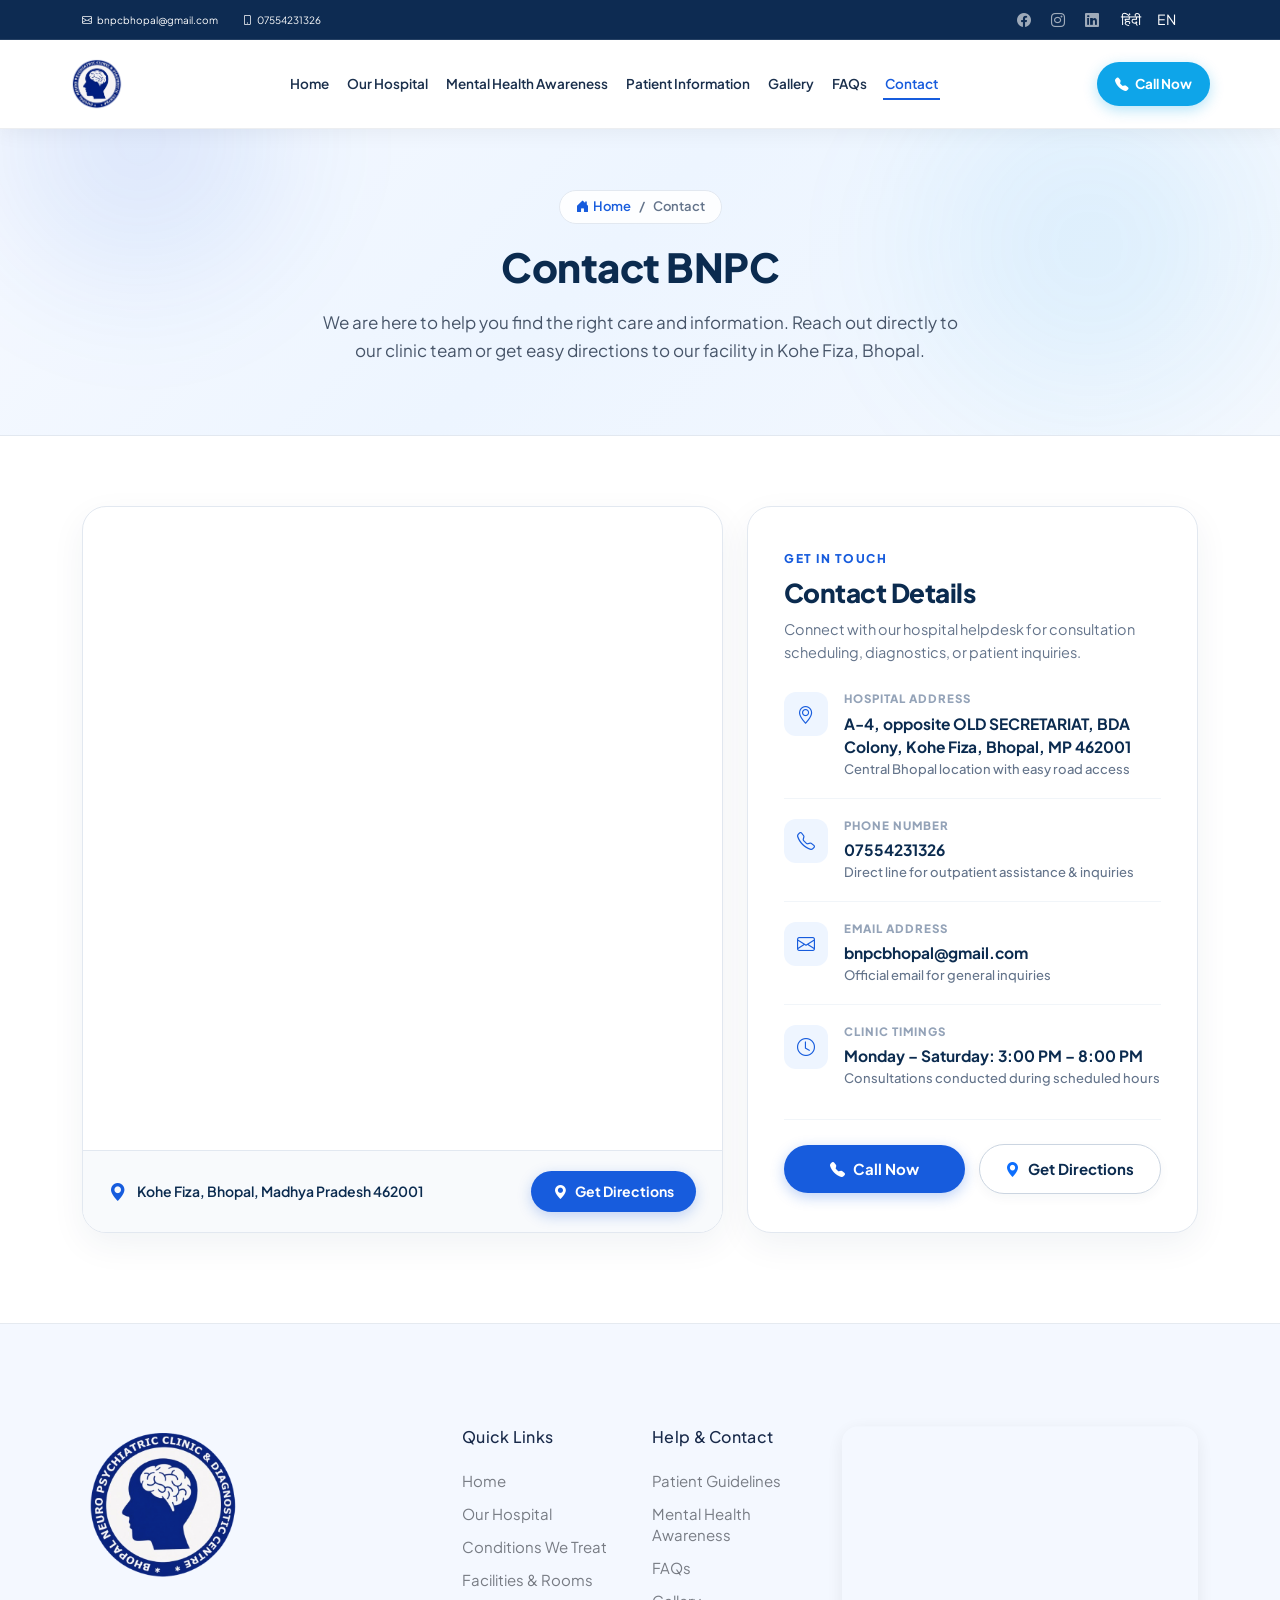
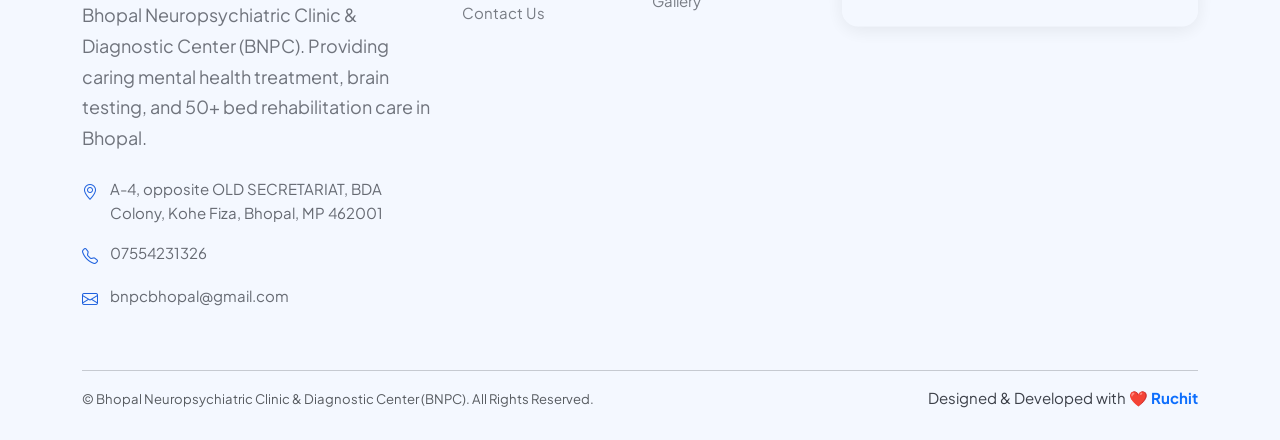
<file: contact.html>
<!DOCTYPE html>
<html lang="en">
<head>
  <meta charset="utf-8">
  <meta content="width=device-width, initial-scale=1.0" name="viewport">
  <title>Contact BNPC | Bhopal Neuropsychiatric Clinic & Diagnostic Center</title>
  <meta name="description" content="Contact Bhopal Neuropsychiatric Clinic & Diagnostic Center (BNPC). Get directions, phone numbers, email, and consultation hours for psychiatric care in Bhopal.">
  <meta name="keywords" content="contact psychiatrist bhopal, bnpc bhopal address, bnpc phone number, dr rn sahu clinic address, kohe fiza psychiatrist, neuropsychiatric clinic contact">

  <!-- Favicons -->
  <link href="assets/img/favicon.png" rel="icon">
  <link href="assets/img/apple-touch-icon.png" rel="apple-touch-icon">

  <!-- Fonts -->
  <link href="https://fonts.googleapis.com" rel="preconnect">
  <link href="https://fonts.gstatic.com" rel="preconnect" crossorigin>
  <link href="https://fonts.googleapis.com/css2?family=Plus+Jakarta+Sans:ital,wght@0,300;0,400;0,500;0,600;0,700;0,800;1,400;1,600&family=Roboto:ital,wght@0,300;0,400;0,500;0,700;0,900;1,300;1,400;1,700&family=Montserrat:ital,wght@0,400;0,500;0,600;0,700;0,800;0,900;1,600&family=Lato:ital,wght@0,300;0,400;0,700;0,900&display=swap" rel="stylesheet">

  <!-- Vendor CSS Files -->
  <link href="assets/vendor/bootstrap/css/bootstrap.min.css" rel="stylesheet">
  <link href="assets/vendor/bootstrap-icons/bootstrap-icons.css" rel="stylesheet">
  <link href="assets/vendor/aos/aos.css" rel="stylesheet">
  <link href="assets/vendor/glightbox/css/glightbox.min.css" rel="stylesheet">
  <link href="assets/vendor/fontawesome-free/css/all.min.css" rel="stylesheet">
  <link href="assets/vendor/swiper/swiper-bundle.min.css" rel="stylesheet">

  <!-- Main CSS File -->
  <link href="assets/css/main.css" rel="stylesheet">
  <!-- Motion & Editorial System CSS -->
  <link href="assets/css/motion.css" rel="stylesheet">
</head>

<body class="contact-page">

  <!-- ==================== HEADER (EXACT SAME AS HOMEPAGE) ==================== -->
  <header id="header" class="header fixed-top">

    <!-- Topbar -->
    <div class="topbar d-flex align-items-center dark-background">
      <div class="container d-flex justify-content-center justify-content-md-between">
        <div class="contact-info d-flex align-items-center">
          <i class="bi bi-envelope d-flex align-items-center"><a href="mailto:bnpcbhopal@gmail.com">bnpcbhopal@gmail.com</a></i>
          <i class="bi bi-phone d-flex align-items-center ms-4"><a href="tel:07554231326">07554231326</a></i>
        </div>
        <div class="social-links d-none d-md-flex align-items-center">
          <a href="#!" class="facebook" aria-label="Facebook"><i class="bi bi-facebook"></i></a>
          <a href="#!" class="instagram" aria-label="Instagram"><i class="bi bi-instagram"></i></a>
          <a href="#!" class="linkedin" aria-label="LinkedIn"><i class="bi bi-linkedin"></i></a>
          <div class="mx-3 d-flex gap-1">
            <button class="lang-btn" onclick="setHindi()">हिंदी</button>
            <button class="lang-btn" onclick="setEnglish()">EN</button>
          </div>
        </div>
        <div class="d-flex d-md-none">
          <button class="lang-btn" onclick="setHindi()">हिंदी</button>
          <button class="lang-btn" onclick="setEnglish()">EN</button>
        </div>
      </div>
    </div><!-- End Topbar -->

    <!-- Main Branding Navbar -->
    <div class="branding d-flex align-items-center">
      <div class="navbar container position-relative d-flex align-items-center justify-content-between">
        <a href="index.html" class="logo d-flex align-items-center">
          <img src="./assets/img/logo.png" alt="Bhopal Neuropsychiatric Clinic & Diagnostic Center" width="160">
        </a>

        <nav id="navmenu" class="navmenu">
          <ul>
            <li><a href="index.html">Home</a></li>
            <li><a href="services.html">Our Hospital</a></li>
            <!-- <li><a href="doctors.html">Doctors</a></li> -->
            <li><a href="blogs.html">Mental Health Awareness</a></li>
            <li><a href="patientInformation.html">Patient Information</a></li>
            <li><a href="gallery.html">Gallery</a></li>
            <li><a href="faq.html">FAQs</a></li>
            <li><a href="contact.html" class="active">Contact</a></li>
            <li class="d-xl-none my-2 d-flex flex-column gap-2">
              <a href="https://www.google.com/maps/dir/?api=1&destination=Dr.+R.+N.+Sahu,+A-4,+opposite+OLD+SECRETARIAT,+BDA+Colony,+Kohe+Fiza,+Bhopal,+Madhya+Pradesh+462001" target="_blank" rel="noopener" class="header-btn-directions text-center justify-content-center">
                <i class="bi bi-geo-alt-fill"></i> Get Directions
              </a>
              <a href="tel:07554231326" class="header-btn-call text-center justify-content-center">
                <i class="bi bi-telephone-fill"></i> Call Now
              </a>
            </li>
          </ul>
          <i class="mobile-nav-toggle d-xl-none bi bi-list"></i>
        </nav>

                <!-- Compact Desktop CTAs: Get Directions & Call Now -->
        <div class="header-cta-group d-none d-xl-flex align-items-center gap-2">
    
          <a href="tel:07554231326" class="header-btn-call" title="Call BNPC Clinic" aria-label="Call BNPC Clinic">
            <i class="bi bi-telephone-fill"></i> Call Now
          </a>
        </div>
      </div>
    </div>
  </header>

  <main class="main">

    <!-- ==================== 1. CONTACT HERO ==================== -->
    <section id="contact-hero" class="bnpc-contact-page-hero position-relative">
      <div class="bnpc-contact-hero-blob-1"></div>
      <div class="bnpc-contact-hero-blob-2"></div>

      <div class="container position-relative text-center" data-aos="fade-up" data-aos-duration="700">
        <div class="bnpc-contact-breadcrumb">
          <a href="index.html"><i class="bi bi-house-door-fill me-1"></i>Home</a>
          <span>/</span>
          <span>Contact</span>
        </div>


        <h1 class="bnpc-contact-page-hero-title">
          Contact <span class="highlight-text">BNPC</span>
        </h1>
        <p class="bnpc-contact-page-hero-desc">
          We are here to help you find the right care and information. Reach out directly to our clinic team or get easy directions to our facility in Kohe Fiza, Bhopal.
        </p>
      </div>
    </section>

    <!-- ==================== 2. MAIN LOCATION & CONTACT SECTION ==================== -->
    <section class="bnpc-contact-main-section">
      <div class="container">
        <div class="row g-4 align-items-stretch">

          <!-- LEFT: Large Location & Map Card -->
          <div class="col-lg-7" data-aos="fade-up" data-aos-delay="100">
            <div class="bnpc-contact-map-card">
              <div class="bnpc-contact-map-wrapper">
                <iframe
                  src="https://www.google.com/maps/embed?pb=!1m18!1m12!1m3!1d3665.430595270708!2d77.37826067477734!3d23.263798707284167!2m3!1f0!2f0!3f0!3m2!1i1024!2i768!4f13.1!3m3!1m2!1s0x397c681b063fb02f%3A0xe7475d04870445e5!2sDr.%20R.%20N.%20Sahu!5e0!3m2!1sen!2sin!4v1777745628932!5m2!1sen!2sin"
                  allowfullscreen=""
                  loading="lazy"
                  referrerpolicy="no-referrer-when-downgrade"
                  title="BNPC Clinic Google Map Location">
                </iframe>
              </div>
              <div class="bnpc-contact-map-footer">
                <div class="bnpc-contact-map-info">
                  <i class="bi bi-geo-alt-fill"></i>
                  <span>Kohe Fiza, Bhopal, Madhya Pradesh 462001</span>
                </div>
                <a href="https://www.google.com/maps/dir/?api=1&destination=Dr.+R.+N.+Sahu,+A-4,+opposite+OLD+SECRETARIAT,+BDA+Colony,+Kohe+Fiza,+Bhopal,+Madhya+Pradesh+462001" target="_blank" rel="noopener" class="btn-map-directions">
                  <i class="bi bi-geo-alt-fill"></i> Get Directions
                </a>
              </div>
            </div>
          </div>

          <!-- RIGHT: Editorial "Get in Touch" Card -->
          <div class="col-lg-5" data-aos="fade-up" data-aos-delay="200">
            <div class="bnpc-contact-editorial-card">

              <div>
                <div class="bnpc-contact-editorial-header">
                  <span class="bnpc-contact-eyebrow">GET IN TOUCH</span>
                  <h2 class="bnpc-contact-editorial-title">Contact Details</h2>
                  <p class="bnpc-contact-editorial-subtitle">
                    Connect with our hospital helpdesk for consultation scheduling, diagnostics, or patient inquiries.
                  </p>
                </div>

                <!-- Editorial List Rows -->
                <div class="bnpc-contact-details-list">

                  <!-- Row 1: Address -->
                  <div class="bnpc-contact-detail-row">
                    <div class="bnpc-contact-row-icon">
                      <i class="bi bi-geo-alt"></i>
                    </div>
                    <div class="bnpc-contact-row-body">
                      <span class="bnpc-contact-row-label">Hospital Address</span>
                      <p class="bnpc-contact-row-value">
                        A-4, opposite OLD SECRETARIAT, BDA Colony, Kohe Fiza, Bhopal, MP 462001
                      </p>
                      <span class="bnpc-contact-row-note">Central Bhopal location with easy road access</span>
                    </div>
                  </div>

                  <!-- Row 2: Phone -->
                  <div class="bnpc-contact-detail-row">
                    <div class="bnpc-contact-row-icon">
                      <i class="bi bi-telephone"></i>
                    </div>
                    <div class="bnpc-contact-row-body">
                      <span class="bnpc-contact-row-label">Phone Number</span>
                      <p class="bnpc-contact-row-value">
                        <a href="tel:07554231326">07554231326</a>
                      </p>
                      <span class="bnpc-contact-row-note">Direct line for outpatient assistance & inquiries</span>
                    </div>
                  </div>

                  <!-- Row 3: Email -->
                  <div class="bnpc-contact-detail-row">
                    <div class="bnpc-contact-row-icon">
                      <i class="bi bi-envelope"></i>
                    </div>
                    <div class="bnpc-contact-row-body">
                      <span class="bnpc-contact-row-label">Email Address</span>
                      <p class="bnpc-contact-row-value">
                        <a href="mailto:bnpcbhopal@gmail.com">bnpcbhopal@gmail.com</a>
                      </p>
                      <span class="bnpc-contact-row-note">Official email for general inquiries</span>
                    </div>
                  </div>

                  <!-- Row 4: Timings -->
                  <div class="bnpc-contact-detail-row">
                    <div class="bnpc-contact-row-icon">
                      <i class="bi bi-clock"></i>
                    </div>
                    <div class="bnpc-contact-row-body">
                      <span class="bnpc-contact-row-label">Clinic Timings</span>
                      <p class="bnpc-contact-row-value">
                        Monday – Saturday: 3:00 PM – 8:00 PM
                      </p>
                      <span class="bnpc-contact-row-note">Consultations conducted during scheduled hours</span>
                    </div>
                  </div>

                </div>
              </div>

              <!-- Primary Action Buttons Strip -->
              <div class="bnpc-contact-actions-strip">
                <a href="tel:07554231326" class="btn-contact-action-call">
                  <i class="bi bi-telephone-fill"></i> Call Now
                </a>
                <a href="https://www.google.com/maps/dir/?api=1&destination=Dr.+R.+N.+Sahu,+A-4,+opposite+OLD+SECRETARIAT,+BDA+Colony,+Kohe+Fiza,+Bhopal,+Madhya+Pradesh+462001" target="_blank" rel="noopener" class="btn-contact-action-directions">
                  <i class="bi bi-geo-alt-fill text-primary"></i> Get Directions
                </a>
              </div>

            </div>
          </div>

        </div>
      </div>
    </section>

 

  </main>

  <!-- ==================== FOOTER (EXACT SAME AS HOMEPAGE) ==================== -->
  <footer id="footer" class="footer-16 footer position-relative">
    <div class="container">
      <div class="footer-main" data-aos="fade-up" data-aos-delay="100">
        <div class="row align-items-start g-4">

          <!-- Col 1: Brand Info -->
          <div class="col-lg-4">
            <div class="brand-section">
              <a href="index.html" class="logo d-flex align-items-center mb-3">
                <img src="./assets/img/logo.png" alt="BNPC Logo" width="160">
              </a>
              <p class="brand-description">
                Bhopal Neuropsychiatric Clinic & Diagnostic Center (BNPC). Providing caring mental health treatment, brain testing, and 50+ bed rehabilitation care in Bhopal.
              </p>
              <div class="contact-info mt-4">
                <div class="contact-item">
                  <i class="bi bi-geo-alt"></i>
                  <span>A-4, opposite OLD SECRETARIAT, BDA Colony, Kohe Fiza, Bhopal, MP 462001</span>
                </div>
                <div class="contact-item">
                  <i class="bi bi-telephone"></i>
                  <span>07554231326</span>
                </div>
                <div class="contact-item">
                  <i class="bi bi-envelope"></i>
                  <span>bnpcbhopal@gmail.com</span>
                </div>
              </div>
            </div>
          </div>

          <!-- Col 2: Quick Links -->
          <div class="col-6 col-lg-2">
            <div class="nav-column">
              <h6>Quick Links</h6>
              <nav class="footer-nav">
                <a href="index.html">Home</a>
                <a href="services.html">Our Hospital</a>
                <a href="services.html#conditions">Conditions We Treat</a>
                <a href="services.html#facilities">Facilities &amp; Rooms</a>
                <a href="contact.html">Contact Us</a>
              </nav>
            </div>
          </div>

          <!-- Col 3: Help & Contact -->
          <div class="col-6 col-lg-2">
            <div class="nav-column">
              <h6>Help & Contact</h6>
              <nav class="footer-nav">
                <a href="patientInformation.html">Patient Guidelines</a>
                <a href="blogs.html">Mental Health Awareness</a>
                <a href="faq.html">FAQs</a>
                <a href="gallery.html">Gallery</a>
              </nav>
            </div>
          </div>

          <!-- Col 4: Interactive Map -->
          <div class="col-lg-4">
            <div class="map" style="border-radius: 16px; overflow: hidden; box-shadow: 0 4px 20px rgba(0,0,0,0.08);">
              <iframe
                src="https://www.google.com/maps/embed?pb=!1m18!1m12!1m3!1d3665.430595270708!2d77.37826067477734!3d23.263798707284167!2m3!1f0!2f0!3f0!3m2!1i1024!2i768!4f13.1!3m3!1m2!1s0x397c681b063fb02f%3A0xe7475d04870445e5!2sDr.%20R.%20N.%20Sahu!5e0!3m2!1sen!2sin!4v1777745628932!5m2!1sen!2sin"
                width="100%" height="250" style="border:0; display:block;" allowfullscreen="" loading="lazy" referrerpolicy="no-referrer-when-downgrade" title="BNPC Clinic Map Location">
              </iframe>
            </div>
          </div>

        </div>
      </div>
    </div>

    <div class="footer-bottom">
      <div class="container">
        <div class="bottom-content" data-aos="fade-up" data-aos-delay="200">
          <hr>
          <div class="row align-items-center">
            <div class="col-lg-6 text-center text-lg-start">
              <p class="m-0 text-muted small">&copy; Bhopal Neuropsychiatric Clinic & Diagnostic Center (BNPC). All Rights Reserved.</p>
            </div>
            <div class="col-lg-6 text-center text-lg-end mt-2 mt-lg-0">
              <div class="credits">
                <p class="m-0">Designed & Developed with <span style="color: #175cdd;"><b><a href="tel:9244814686" class="text-primary text-decoration-none">❤️ Ruchit</a></b></span></p>
              </div>
            </div>
          </div>
        </div>
      </div>
    </div>
  </footer>

  <!-- Scroll Top Button -->
  <a href="#!" id="scroll-top" class="scroll-top d-flex align-items-center justify-content-center" aria-label="Scroll to top">
    <i class="bi bi-arrow-up-short"></i>
  </a>

  <!-- Preloader -->
  <div id="preloader"></div>
  <div id="google_translate_element"></div>

  <!-- Language Switch Script -->
  <script>
    function googleTranslateElementInit() {
      new google.translate.TranslateElement({
        pageLanguage: 'en',
        includedLanguages: 'hi'
      }, 'google_translate_element');
    }

    function setHindi() {
      let check = setInterval(() => {
        let select = document.querySelector(".goog-te-combo");
        if (select) {
          select.value = "hi";
          select.dispatchEvent(new Event("change"));
          clearInterval(check);
        }
      }, 100);
    }

    function setEnglish() {
      document.cookie = "googtrans=; path=/; domain=" + window.location.hostname;
      location.reload();
    }
  </script>
  <script src="https://translate.google.com/translate_a/element.js?cb=googleTranslateElementInit"></script>

  <!-- Vendor JS Files -->
  <script src="assets/vendor/bootstrap/js/bootstrap.bundle.min.js"></script>
  <script src="assets/vendor/aos/aos.js"></script>
  <script src="assets/vendor/glightbox/js/glightbox.min.js"></script>
  <script src="assets/vendor/purecounter/purecounter_vanilla.js"></script>
  <script src="assets/vendor/swiper/swiper-bundle.min.js"></script>

  <!-- GSAP & ScrollTrigger Motion Engine -->
  <script src="assets/vendor/gsap.min.js"></script>
  <script src="assets/vendor/ScrollTrigger.min.js"></script>
  <script src="assets/js/scroll-animations.js"></script>

  <!-- Main JS File -->
  <script src="assets/js/main.js"></script>

</body>

</html>
</file>
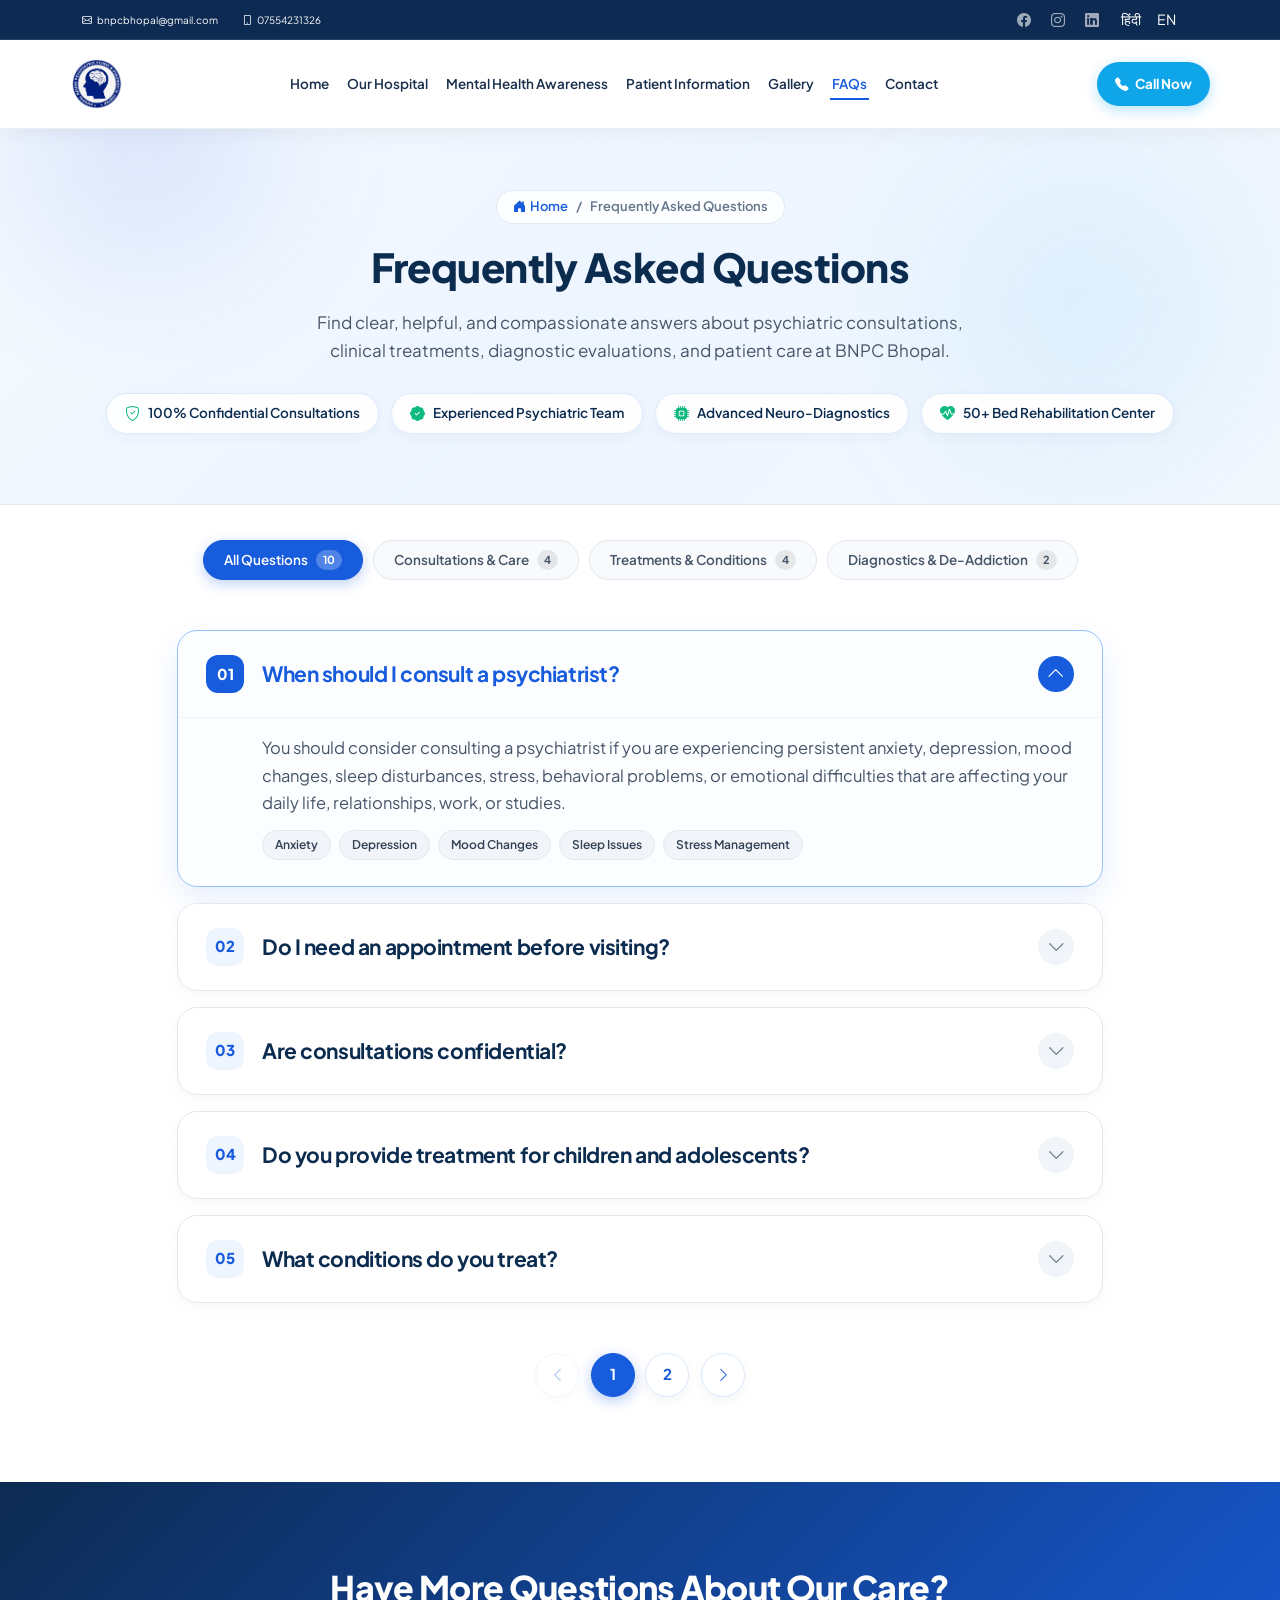
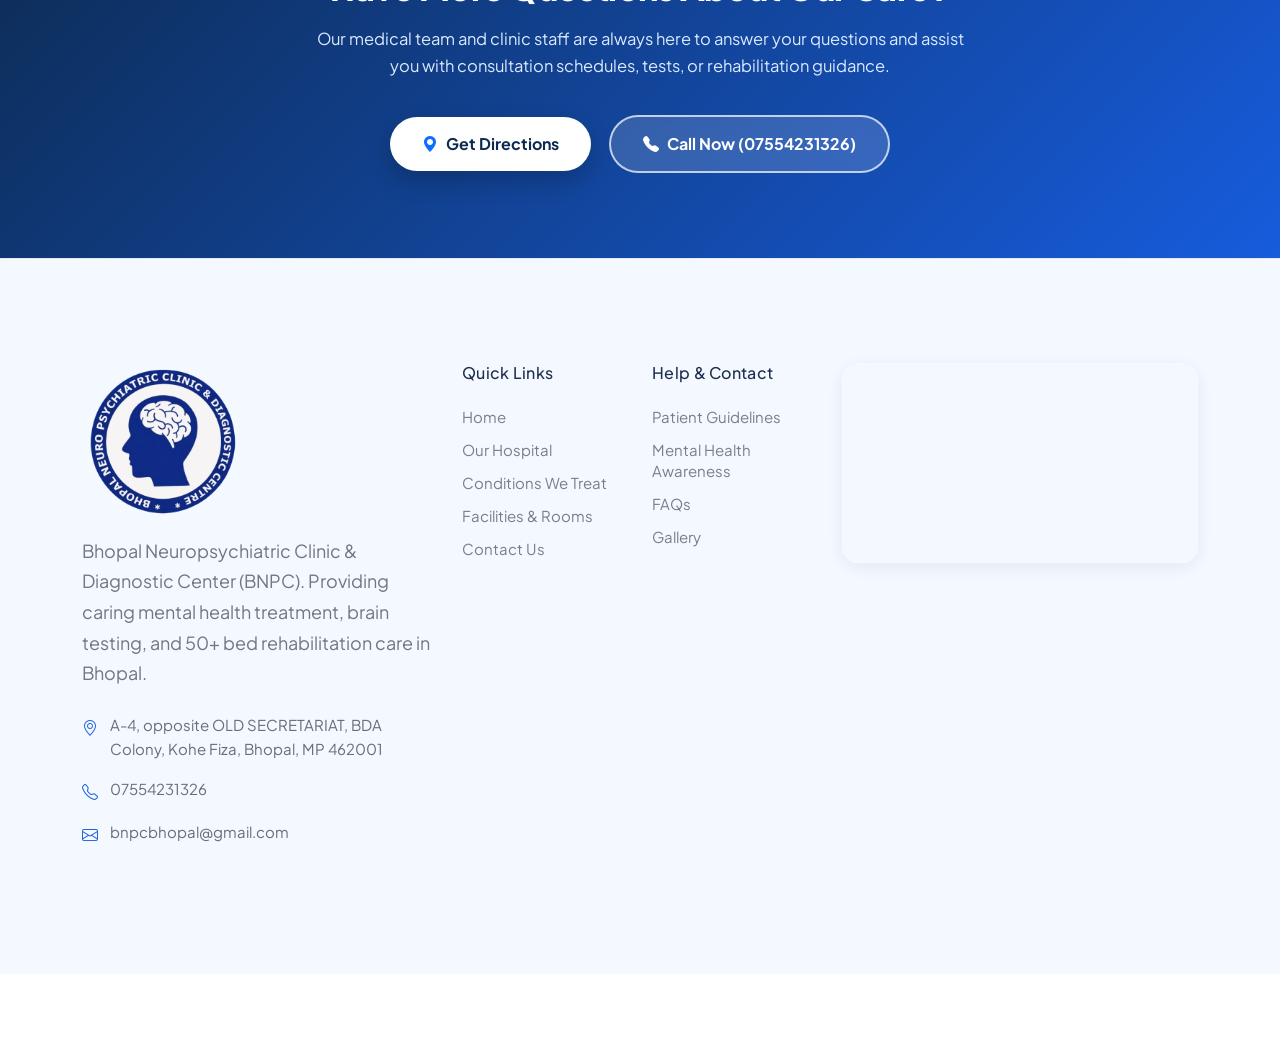
<file: faq.html>
<!DOCTYPE html>
<html lang="en">

<head>
  <meta charset="utf-8">
  <meta content="width=device-width, initial-scale=1.0" name="viewport">
  <title>Frequently Asked Questions (FAQ) | Bhopal Neuropsychiatric Clinic & Diagnostic Center (BNPC)</title>
  <meta name="description" content="Find answers to frequently asked questions about psychiatric consultations, mental health treatments, diagnostic tests, and rehabilitation at BNPC Bhopal.">
  <meta name="keywords" content="psychiatrist faq bhopal, mental health questions, psychiatric consultation bhopal, eeg test bhopal, de-addiction questions bhopal, bnpc faq">

  <!-- Favicons -->
  <link href="assets/img/favicon.png" rel="icon">
  <link href="assets/img/apple-touch-icon.png" rel="apple-touch-icon">

  <!-- Fonts -->
  <link href="https://fonts.googleapis.com" rel="preconnect">
  <link href="https://fonts.gstatic.com" rel="preconnect" crossorigin>
  <link href="https://fonts.googleapis.com/css2?family=Plus+Jakarta+Sans:ital,wght@0,300;0,400;0,500;0,600;0,700;0,800;1,400;1,600&family=Roboto:ital,wght@0,300;0,400;0,500;0,700;0,900;1,300;1,400;1,700&family=Montserrat:ital,wght@0,400;0,500;0,600;0,700;0,800;0,900;1,600&family=Lato:ital,wght@0,300;0,400;0,700;0,900&display=swap" rel="stylesheet">

  <!-- Vendor CSS Files -->
  <link href="assets/vendor/bootstrap/css/bootstrap.min.css" rel="stylesheet">
  <link href="assets/vendor/bootstrap-icons/bootstrap-icons.css" rel="stylesheet">
  <link href="assets/vendor/aos/aos.css" rel="stylesheet">
  <link href="assets/vendor/glightbox/css/glightbox.min.css" rel="stylesheet">
  <link href="assets/vendor/fontawesome-free/css/all.min.css" rel="stylesheet">
  <link href="assets/vendor/swiper/swiper-bundle.min.css" rel="stylesheet">

  <!-- Main CSS File -->
  <link href="assets/css/main.css" rel="stylesheet">
  <!-- Motion & Editorial System CSS -->
  <link href="assets/css/motion.css" rel="stylesheet">
</head>

<body class="faq-page">

  <!-- ==================== HEADER (EXACT SAME AS HOMEPAGE) ==================== -->
  <header id="header" class="header fixed-top">

    <!-- Topbar -->
    <div class="topbar d-flex align-items-center dark-background">
      <div class="container d-flex justify-content-center justify-content-md-between">
        <div class="contact-info d-flex align-items-center">
          <i class="bi bi-envelope d-flex align-items-center"><a href="mailto:bnpcbhopal@gmail.com">bnpcbhopal@gmail.com</a></i>
          <i class="bi bi-phone d-flex align-items-center ms-4"><a href="tel:07554231326">07554231326</a></i>
        </div>
        <div class="social-links d-none d-md-flex align-items-center">
          <a href="#!" class="facebook" aria-label="Facebook"><i class="bi bi-facebook"></i></a>
          <a href="#!" class="instagram" aria-label="Instagram"><i class="bi bi-instagram"></i></a>
          <a href="#!" class="linkedin" aria-label="LinkedIn"><i class="bi bi-linkedin"></i></a>
          <div class="mx-3 d-flex gap-1">
            <button class="lang-btn" onclick="setHindi()">हिंदी</button>
            <button class="lang-btn" onclick="setEnglish()">EN</button>
          </div>
        </div>
        <div class="d-flex d-md-none">
          <button class="lang-btn" onclick="setHindi()">हिंदी</button>
          <button class="lang-btn" onclick="setEnglish()">EN</button>
        </div>
      </div>
    </div><!-- End Topbar -->

    <!-- Main Branding Navbar -->
    <div class="branding d-flex align-items-center">
      <div class="navbar container position-relative d-flex align-items-center justify-content-between">
        <a href="index.html" class="logo d-flex align-items-center">
          <img src="./assets/img/logo.png" alt="Bhopal Neuropsychiatric Clinic & Diagnostic Center" width="160">
        </a>

        <nav id="navmenu" class="navmenu">
          <ul>
            <li><a href="index.html">Home</a></li>
            <li><a href="services.html">Our Hospital</a></li>
            <!-- <li><a href="doctors.html">Doctors</a></li> -->
            <li><a href="blogs.html">Mental Health Awareness</a></li>
            <li><a href="patientInformation.html">Patient Information</a></li>
            <li><a href="gallery.html">Gallery</a></li>
            <li><a href="faq.html" class="active">FAQs</a></li>
            <li><a href="contact.html">Contact</a></li>
            <li class="d-xl-none my-2 d-flex flex-column gap-2">
              <a href="https://www.google.com/maps/dir/?api=1&destination=Dr.+R.+N.+Sahu,+A-4,+opposite+OLD+SECRETARIAT,+BDA+Colony,+Kohe+Fiza,+Bhopal,+Madhya+Pradesh+462001" target="_blank" rel="noopener" class="header-btn-directions text-center justify-content-center">
                <i class="bi bi-geo-alt-fill"></i> Get Directions
              </a>
              <a href="tel:07554231326" class="header-btn-call text-center justify-content-center">
                <i class="bi bi-telephone-fill"></i> Call Now
              </a>
            </li>
          </ul>
          <i class="mobile-nav-toggle d-xl-none bi bi-list"></i>
        </nav>

                <!-- Compact Desktop CTAs: Get Directions & Call Now -->
        <div class="header-cta-group d-none d-xl-flex align-items-center gap-2">
    
          <a href="tel:07554231326" class="header-btn-call" title="Call BNPC Clinic" aria-label="Call BNPC Clinic">
            <i class="bi bi-telephone-fill"></i> Call Now
          </a>
        </div>
      </div>
    </div>
  </header>

  <main class="main">

    <!-- ==================== 1. HERO SECTION ==================== -->
    <section id="faq-hero" class="bnpc-faq-page-hero position-relative">
      <div class="bnpc-faq-hero-blob-1"></div>
      <div class="bnpc-faq-hero-blob-2"></div>

      <div class="container position-relative text-center" data-aos="fade-up" data-aos-duration="700">
        <div class="bnpc-faq-breadcrumb">
          <a href="index.html"><i class="bi bi-house-door-fill me-1"></i>Home</a>
          <span>/</span>
          <span>Frequently Asked Questions</span>
        </div>

        <h1 class="bnpc-faq-page-hero-title">
          Frequently Asked <span class="highlight-text">Questions</span>
        </h1>
        <p class="bnpc-faq-page-hero-desc">
          Find clear, helpful, and compassionate answers about psychiatric consultations, clinical treatments, diagnostic evaluations, and patient care at BNPC Bhopal.
        </p>

        <!-- Trust Badges -->
        <div class="bnpc-faq-trust-pills">
          <span class="bnpc-faq-trust-pill"><i class="bi bi-shield-check"></i> 100% Confidential Consultations</span>
          <span class="bnpc-faq-trust-pill"><i class="bi bi-patch-check-fill"></i> Experienced Psychiatric Team</span>
          <span class="bnpc-faq-trust-pill"><i class="bi bi-cpu-fill"></i> Advanced Neuro-Diagnostics</span>
          <span class="bnpc-faq-trust-pill"><i class="bi bi-heart-pulse-fill"></i> 50+ Bed Rehabilitation Center</span>
        </div>
      </div>
    </section>

    <!-- ==================== 2. SEARCH & CATEGORY FILTER ==================== -->
    <section class="bnpc-faq-controls-section">
      <div class="container">
    
        <!-- Category Pills -->
        <div class="bnpc-faq-category-pills" data-aos="fade-up" data-aos-delay="150">
          <button class="bnpc-faq-cat-btn active" data-category="all">
            All Questions <span class="cat-count">10</span>
          </button>
          <button class="bnpc-faq-cat-btn" data-category="consultation">
            Consultations & Care <span class="cat-count">4</span>
          </button>
          <button class="bnpc-faq-cat-btn" data-category="treatment">
            Treatments & Conditions <span class="cat-count">4</span>
          </button>
          <button class="bnpc-faq-cat-btn" data-category="diagnostics">
            Diagnostics & De-Addiction <span class="cat-count">2</span>
          </button>
        </div>
      </div>
    </section>

    <!-- ==================== 3. EDITORIAL ACCORDION LIST ==================== -->
    <section class="bnpc-main-faq-section">
      <div class="container">
        <div class="row justify-content-center">
          <div class="col-lg-10">

            <div class="bnpc-faq-list-wrap" id="faqAccordionList">

              <!-- FAQ ITEM 01 -->
              <div class="bnpc-faq-row-item is-open" data-category="consultation" data-page="1" data-keywords="consult psychiatrist symptoms anxiety depression stress mood sleep">
                <button class="bnpc-faq-question-btn" type="button" aria-expanded="true">
                  <div class="bnpc-faq-q-left">
                    <span class="bnpc-faq-num-badge">01</span>
                    <h2 class="bnpc-faq-question-text">When should I consult a psychiatrist?</h2>
                  </div>
                  <div class="bnpc-faq-toggle-icon">
                    <i class="bi bi-chevron-down"></i>
                  </div>
                </button>
                <div class="bnpc-faq-answer-collapse">
                  <div class="bnpc-faq-answer-body">
                    You should consider consulting a psychiatrist if you are experiencing persistent anxiety, depression, mood changes, sleep disturbances, stress, behavioral problems, or emotional difficulties that are affecting your daily life, relationships, work, or studies.
                    <div class="bnpc-faq-tags-list">
                      <span class="bnpc-faq-condition-tag">Anxiety</span>
                      <span class="bnpc-faq-condition-tag">Depression</span>
                      <span class="bnpc-faq-condition-tag">Mood Changes</span>
                      <span class="bnpc-faq-condition-tag">Sleep Issues</span>
                      <span class="bnpc-faq-condition-tag">Stress Management</span>
                    </div>
                  </div>
                </div>
              </div><!-- End Item 01 -->

              <!-- FAQ ITEM 02 -->
              <div class="bnpc-faq-row-item" data-category="consultation" data-page="1" data-keywords="appointment booking visiting consult timing waiting">
                <button class="bnpc-faq-question-btn" type="button" aria-expanded="false">
                  <div class="bnpc-faq-q-left">
                    <span class="bnpc-faq-num-badge">02</span>
                    <h2 class="bnpc-faq-question-text">Do I need an appointment before visiting?</h2>
                  </div>
                  <div class="bnpc-faq-toggle-icon">
                    <i class="bi bi-chevron-down"></i>
                  </div>
                </button>
                <div class="bnpc-faq-answer-collapse">
                  <div class="bnpc-faq-answer-body">
                    While walk-in consultations are welcomed during OPD hours (Monday to Saturday, 3:00 PM – 8:00 PM), calling our clinic desk ahead of your visit at 07554231326 is recommended to confirm doctor availability and minimise wait time.
                    <div class="bnpc-faq-tags-list">
                      <span class="bnpc-faq-condition-tag">OPD Consultations</span>
                      <span class="bnpc-faq-condition-tag">Consultation Timing</span>
                      <span class="bnpc-faq-condition-tag">Clinic Visit</span>
                    </div>
                  </div>
                </div>
              </div><!-- End Item 02 -->

              <!-- FAQ ITEM 03 -->
              <div class="bnpc-faq-row-item" data-category="consultation" data-page="1" data-keywords="confidential confidential consultations privacy records ethical standards private">
                <button class="bnpc-faq-question-btn" type="button" aria-expanded="false">
                  <div class="bnpc-faq-q-left">
                    <span class="bnpc-faq-num-badge">03</span>
                    <h2 class="bnpc-faq-question-text">Are consultations confidential?</h2>
                  </div>
                  <div class="bnpc-faq-toggle-icon">
                    <i class="bi bi-chevron-down"></i>
                  </div>
                </button>
                <div class="bnpc-faq-answer-collapse">
                  <div class="bnpc-faq-answer-body">
                    Yes. All consultations, assessments, treatment plans, and patient information are kept strictly confidential and handled according to professional ethical standards. We ensure complete privacy for every individual and family visiting our clinic.
                    <div class="bnpc-faq-tags-list">
                      <span class="bnpc-faq-condition-tag">100% Confidential</span>
                      <span class="bnpc-faq-condition-tag">Medical Privacy</span>
                      <span class="bnpc-faq-condition-tag">Ethical Standards</span>
                    </div>
                  </div>
                </div>
              </div><!-- End Item 03 -->

              <!-- FAQ ITEM 04 -->
              <div class="bnpc-faq-row-item" data-category="treatment" data-page="1" data-keywords="children adolescents adhd autism asd child behavioral pediatric learning">
                <button class="bnpc-faq-question-btn" type="button" aria-expanded="false">
                  <div class="bnpc-faq-q-left">
                    <span class="bnpc-faq-num-badge">04</span>
                    <h2 class="bnpc-faq-question-text">Do you provide treatment for children and adolescents?</h2>
                  </div>
                  <div class="bnpc-faq-toggle-icon">
                    <i class="bi bi-chevron-down"></i>
                  </div>
                </button>
                <div class="bnpc-faq-answer-collapse">
                  <div class="bnpc-faq-answer-body">
                    Yes. We offer specialized Child & Adolescent Psychiatry services for conditions such as ADHD, Autism Spectrum Disorder (ASD), learning difficulties, behavioral concerns, and emotional problems. Our specialized care is tailored to the developmental needs of young patients.
                    <div class="bnpc-faq-tags-list">
                      <span class="bnpc-faq-condition-tag">Child Psychiatry</span>
                      <span class="bnpc-faq-condition-tag">ADHD Support</span>
                      <span class="bnpc-faq-condition-tag">Autism (ASD)</span>
                      <span class="bnpc-faq-condition-tag">Learning Difficulties</span>
                      <span class="bnpc-faq-condition-tag">Adolescent Care</span>
                    </div>
                  </div>
                </div>
              </div><!-- End Item 04 -->

              <!-- FAQ ITEM 05 -->
              <div class="bnpc-faq-row-item" data-category="treatment" data-page="1" data-keywords="conditions treat anxiety depression ocd bipolar adhd autism sleep addiction ptsd trauma neurocognitive">
                <button class="bnpc-faq-question-btn" type="button" aria-expanded="false">
                  <div class="bnpc-faq-q-left">
                    <span class="bnpc-faq-num-badge">05</span>
                    <h2 class="bnpc-faq-question-text">What conditions do you treat?</h2>
                  </div>
                  <div class="bnpc-faq-toggle-icon">
                    <i class="bi bi-chevron-down"></i>
                  </div>
                </button>
                <div class="bnpc-faq-answer-collapse">
                  <div class="bnpc-faq-answer-body">
                    We provide evaluation and treatment for a wide range of mental health conditions including:
                    <div class="bnpc-faq-tags-list mt-3">
                      <span class="bnpc-faq-condition-tag">Anxiety Disorders</span>
                      <span class="bnpc-faq-condition-tag">Depression</span>
                      <span class="bnpc-faq-condition-tag">Obsessive-Compulsive Disorder (OCD)</span>
                      <span class="bnpc-faq-condition-tag">Bipolar Disorder</span>
                      <span class="bnpc-faq-condition-tag">ADHD</span>
                      <span class="bnpc-faq-condition-tag">Autism Spectrum Disorder</span>
                      <span class="bnpc-faq-condition-tag">Sleep Disorders</span>
                      <span class="bnpc-faq-condition-tag">Addiction & De-Addiction</span>
                      <span class="bnpc-faq-condition-tag">Trauma & PTSD</span>
                      <span class="bnpc-faq-condition-tag">Neurocognitive Disorders</span>
                    </div>
                  </div>
                </div>
              </div><!-- End Item 05 -->

              <!-- FAQ ITEM 06 -->
              <div class="bnpc-faq-row-item" data-category="diagnostics" data-page="2" data-keywords="diagnostic facilities testing eeg iq psychological assessment sleep studies drug screening pathology">
                <button class="bnpc-faq-question-btn" type="button" aria-expanded="false">
                  <div class="bnpc-faq-q-left">
                    <span class="bnpc-faq-num-badge">06</span>
                    <h2 class="bnpc-faq-question-text">What diagnostic facilities are available at the centre?</h2>
                  </div>
                  <div class="bnpc-faq-toggle-icon">
                    <i class="bi bi-chevron-down"></i>
                  </div>
                </button>
                <div class="bnpc-faq-answer-collapse">
                  <div class="bnpc-faq-answer-body">
                    Our centre provides advanced diagnostic and assessment facilities including EEG (Electroencephalogram), Psychological Testing, IQ Assessment, Personality Assessment, Sleep Studies, Drug Screening, Pathology Services, and other specialized neuropsychiatric evaluations.
                    <div class="bnpc-faq-tags-list">
                      <span class="bnpc-faq-condition-tag">Digital EEG</span>
                      <span class="bnpc-faq-condition-tag">Psychological Testing</span>
                      <span class="bnpc-faq-condition-tag">IQ Assessment</span>
                      <span class="bnpc-faq-condition-tag">Personality Assessment</span>
                      <span class="bnpc-faq-condition-tag">Sleep Studies</span>
                      <span class="bnpc-faq-condition-tag">Drug Screening</span>
                      <span class="bnpc-faq-condition-tag">Pathology Services</span>
                    </div>
                  </div>
                </div>
              </div><!-- End Item 06 -->

              <!-- FAQ ITEM 07 -->
              <div class="bnpc-faq-row-item" data-category="treatment" data-page="2" data-keywords="counseling psychotherapy therapy behavioral family marital psychological interventions">
                <button class="bnpc-faq-question-btn" type="button" aria-expanded="false">
                  <div class="bnpc-faq-q-left">
                    <span class="bnpc-faq-num-badge">07</span>
                    <h2 class="bnpc-faq-question-text">Do you provide counseling and psychotherapy?</h2>
                  </div>
                  <div class="bnpc-faq-toggle-icon">
                    <i class="bi bi-chevron-down"></i>
                  </div>
                </button>
                <div class="bnpc-faq-answer-collapse">
                  <div class="bnpc-faq-answer-body">
                    Yes. We offer counseling, psychotherapy, behavioral therapy, family counseling, marital counseling, and other evidence-based psychological interventions conducted by qualified clinical professionals.
                    <div class="bnpc-faq-tags-list">
                      <span class="bnpc-faq-condition-tag">Counseling</span>
                      <span class="bnpc-faq-condition-tag">Psychotherapy</span>
                      <span class="bnpc-faq-condition-tag">Behavioral Therapy</span>
                      <span class="bnpc-faq-condition-tag">Family Counseling</span>
                      <span class="bnpc-faq-condition-tag">Marital Counseling</span>
                    </div>
                  </div>
                </div>
              </div><!-- End Item 07 -->

              <!-- FAQ ITEM 08 -->
              <div class="bnpc-faq-row-item" data-category="treatment" data-page="2" data-keywords="duration treatment take how long recovery time weeks symptoms">
                <button class="bnpc-faq-question-btn" type="button" aria-expanded="false">
                  <div class="bnpc-faq-q-left">
                    <span class="bnpc-faq-num-badge">08</span>
                    <h2 class="bnpc-faq-question-text">How long does treatment usually take?</h2>
                  </div>
                  <div class="bnpc-faq-toggle-icon">
                    <i class="bi bi-chevron-down"></i>
                  </div>
                </button>
                <div class="bnpc-faq-answer-collapse">
                  <div class="bnpc-faq-answer-body">
                    The duration of treatment varies depending on the condition, severity of symptoms, and individual response to treatment. Some patients improve within a few weeks, while others may require longer-term care and regular follow-up.
                    <div class="bnpc-faq-tags-list">
                      <span class="bnpc-faq-condition-tag">Individualized Timeline</span>
                      <span class="bnpc-faq-condition-tag">Follow-up Care</span>
                      <span class="bnpc-faq-condition-tag">Gradual Recovery</span>
                    </div>
                  </div>
                </div>
              </div><!-- End Item 08 -->

              <!-- FAQ ITEM 09 -->
              <div class="bnpc-faq-row-item" data-category="diagnostics" data-page="2" data-keywords="addiction de-addiction alcohol dependence tobacco substance use nicotine replacement therapy relapse">
                <button class="bnpc-faq-question-btn" type="button" aria-expanded="false">
                  <div class="bnpc-faq-q-left">
                    <span class="bnpc-faq-num-badge">09</span>
                    <h2 class="bnpc-faq-question-text">Do you provide addiction treatment services?</h2>
                  </div>
                  <div class="bnpc-faq-toggle-icon">
                    <i class="bi bi-chevron-down"></i>
                  </div>
                </button>
                <div class="bnpc-faq-answer-collapse">
                  <div class="bnpc-faq-answer-body">
                    Yes. We provide comprehensive treatment programs for alcohol dependence, tobacco addiction, substance use disorders, nicotine replacement therapy, counseling, and relapse prevention supported by our specialized medical team and 50+ bed rehabilitation center.
                    <div class="bnpc-faq-tags-list">
                      <span class="bnpc-faq-condition-tag">Alcohol De-Addiction</span>
                      <span class="bnpc-faq-condition-tag">Tobacco Cessation</span>
                      <span class="bnpc-faq-condition-tag">Substance Use Disorders</span>
                      <span class="bnpc-faq-condition-tag">Nicotine Replacement</span>
                      <span class="bnpc-faq-condition-tag">Relapse Prevention</span>
                    </div>
                  </div>
                </div>
              </div><!-- End Item 09 -->

              <!-- FAQ ITEM 10 -->
              <div class="bnpc-faq-row-item" data-category="consultation" data-page="2" data-keywords="book schedule appointment phone call consultation contact visit">
                <button class="bnpc-faq-question-btn" type="button" aria-expanded="false">
                  <div class="bnpc-faq-q-left">
                    <span class="bnpc-faq-num-badge">10</span>
                    <h2 class="bnpc-faq-question-text">How can I schedule a consultation or visit?</h2>
                  </div>
                  <div class="bnpc-faq-toggle-icon">
                    <i class="bi bi-chevron-down"></i>
                  </div>
                </button>
                <div class="bnpc-faq-answer-collapse">
                  <div class="bnpc-faq-answer-body">
                    Appointments can be scheduled directly by calling our clinic desk at <strong><a href="tel:07554231326" class="text-primary text-decoration-none">07554231326</a></strong> or by visiting our reception at A-4, opposite Old Secretariat, BDA Colony, Kohe Fiza, Bhopal. Our staff will assist you in arranging a convenient consultation slot.
                    <div class="bnpc-faq-tags-list">
                      <span class="bnpc-faq-condition-tag">Call: 07554231326</span>
                      <span class="bnpc-faq-condition-tag">Kohe Fiza Clinic</span>
                      <span class="bnpc-faq-condition-tag">Direct Scheduling</span>
                    </div>
                  </div>
                </div>
              </div><!-- End Item 10 -->

            </div><!-- End Accordion List Wrap -->

            <!-- No Results Message (For Search) -->
            <div id="faqNoResults" class="text-center py-5 d-none">
              <i class="bi bi-question-circle text-muted" style="font-size: 42px;"></i>
              <h4 class="mt-3 text-dark fw-bold">No Matching Questions Found</h4>
              <p class="text-muted">Try searching with a different word or clear your search to see all questions.</p>
              <button class="btn btn-outline-primary rounded-pill px-4 mt-2" onclick="resetFaqSearch()">View All Questions</button>
            </div>

            <!-- FAQ Pagination (Same modern UI as Homepage) -->
            <div class="bnpc-faq-pagination-row" id="faqPagination">
              <button class="bnpc-faq-page-btn" id="faqPrevBtn" aria-label="Previous Page" title="Previous Page">
                <i class="bi bi-chevron-left"></i>
              </button>
              <div class="bnpc-faq-page-numbers">
                <button class="bnpc-faq-page-btn active" data-page="1">1</button>
                <button class="bnpc-faq-page-btn" data-page="2">2</button>
              </div>
              <button class="bnpc-faq-page-btn" id="faqNextBtn" aria-label="Next Page" title="Next Page">
                <i class="bi bi-chevron-right"></i>
              </button>
            </div>

          </div>
        </div>
      </div>
    </section>

    <!-- ==================== 4. FINAL CTA SECTION (MATCHING HOMEPAGE) ==================== -->
    <section id="location-cta" class="bnpc-final-cta-section">
      <div class="container" data-aos="zoom-in">
        <div class="final-cta-box">
          <h2>Have More Questions About Our Care?</h2>
          <p>
            Our medical team and clinic staff are always here to answer your questions and assist you with consultation schedules, tests, or rehabilitation guidance.
          </p>
          <div class="final-cta-buttons">
            <a href="https://www.google.com/maps/dir/?api=1&destination=Dr.+R.+N.+Sahu,+A-4,+opposite+OLD+SECRETARIAT,+BDA+Colony,+Kohe+Fiza,+Bhopal,+Madhya+Pradesh+462001" target="_blank" rel="noopener" class="btn-cta-directions">
              <i class="bi bi-geo-alt-fill text-primary"></i> Get Directions
            </a>
            <a href="tel:07554231326" class="btn-cta-call">
              <i class="bi bi-telephone-fill"></i> Call Now (07554231326)
            </a>
          </div>
        </div>
      </div>
    </section>

  </main>

  <!-- ==================== FOOTER (EXACT SAME AS HOMEPAGE) ==================== -->
  <footer id="footer" class="footer-16 footer position-relative">
    <div class="container">
      <div class="footer-main" data-aos="fade-up" data-aos-delay="100">
        <div class="row align-items-start g-4">

          <!-- Col 1: Brand Info -->
          <div class="col-lg-4">
            <div class="brand-section">
              <a href="index.html" class="logo d-flex align-items-center mb-3">
                <img src="./assets/img/logo.png" alt="BNPC Logo" width="160">
              </a>
              <p class="brand-description">
                Bhopal Neuropsychiatric Clinic & Diagnostic Center (BNPC). Providing caring mental health treatment, brain testing, and 50+ bed rehabilitation care in Bhopal.
              </p>
              <div class="contact-info mt-4">
                <div class="contact-item">
                  <i class="bi bi-geo-alt"></i>
                  <span>A-4, opposite OLD SECRETARIAT, BDA Colony, Kohe Fiza, Bhopal, MP 462001</span>
                </div>
                <div class="contact-item">
                  <i class="bi bi-telephone"></i>
                  <span>07554231326</span>
                </div>
                <div class="contact-item">
                  <i class="bi bi-envelope"></i>
                  <span>bnpcbhopal@gmail.com</span>
                </div>
              </div>
            </div>
          </div>

          <!-- Col 2: Quick Links -->
          <div class="col-6 col-lg-2">
            <div class="nav-column">
              <h6>Quick Links</h6>
              <nav class="footer-nav">
                <a href="index.html">Home</a>
                <a href="services.html">Our Hospital</a>
                <a href="services.html#conditions">Conditions We Treat</a>
                <a href="services.html#facilities">Facilities &amp; Rooms</a>
                <a href="contact.html">Contact Us</a>
              </nav>
            </div>
          </div>

          <!-- Col 3: Help & Contact -->
          <div class="col-6 col-lg-2">
            <div class="nav-column">
              <h6>Help & Contact</h6>
              <nav class="footer-nav">
                <a href="patientInformation.html">Patient Guidelines</a>
                <a href="blogs.html">Mental Health Awareness</a>
                <a href="faq.html">FAQs</a>
                <a href="gallery.html">Gallery</a>
              </nav>
            </div>
          </div>

          <!-- Col 4: Interactive Map -->
          <div class="col-lg-4">
            <div class="map" style="border-radius: 16px; overflow: hidden; box-shadow: 0 4px 20px rgba(0,0,0,0.08);">
              <iframe
                src="https://www.google.com/maps/embed?pb=!1m18!1m12!1m3!1d3665.430595270708!2d77.37826067477734!3d23.263798707284167!2m3!1f0!2f0!3f0!3m2!1i1024!2i768!4f13.1!3m3!1m2!1s0x397c681b063fb02f%3A0xe7475d04870445e5!2sDr.%20R.%20N.%20Sahu!5e0!3m2!1sen!2sin!4v1777745628932!5m2!1sen!2sin"
                width="100%" height="250" style="border:0; display:block;" allowfullscreen="" loading="lazy" referrerpolicy="no-referrer-when-downgrade" title="BNPC Clinic Map Location">
              </iframe>
            </div>
          </div>

        </div>
      </div>
    </div>

    <div class="footer-bottom">
      <div class="container">
        <div class="bottom-content" data-aos="fade-up" data-aos-delay="200">
          <hr>
          <div class="row align-items-center">
            <div class="col-lg-6 text-center text-lg-start">
              <p class="m-0 text-muted small">&copy; Bhopal Neuropsychiatric Clinic & Diagnostic Center (BNPC). All Rights Reserved.</p>
            </div>
            <div class="col-lg-6 text-center text-lg-end mt-2 mt-lg-0">
              <div class="credits">
                <p class="m-0">Designed & Developed with <span style="color: #175cdd;"><b><a href="tel:9244814686" class="text-primary text-decoration-none">❤️ Ruchit</a></b></span></p>
              </div>
            </div>
          </div>
        </div>
      </div>
    </div>
  </footer>

  <!-- Scroll Top Button -->
  <a href="#!" id="scroll-top" class="scroll-top d-flex align-items-center justify-content-center" aria-label="Scroll to top">
    <i class="bi bi-arrow-up-short"></i>
  </a>

  <!-- Preloader -->
  <div id="preloader"></div>
  <div id="google_translate_element"></div>

  <!-- Language Switch Script -->
  <script>
    function googleTranslateElementInit() {
      new google.translate.TranslateElement({
        pageLanguage: 'en',
        includedLanguages: 'hi'
      }, 'google_translate_element');
    }

    function setHindi() {
      let check = setInterval(() => {
        let select = document.querySelector(".goog-te-combo");
        if (select) {
          select.value = "hi";
          select.dispatchEvent(new Event("change"));
          clearInterval(check);
        }
      }, 100);
    }

    function setEnglish() {
      document.cookie = "googtrans=; path=/; domain=" + window.location.hostname;
      location.reload();
    }
  </script>
  <script src="https://translate.google.com/translate_a/element.js?cb=googleTranslateElementInit"></script>

  <!-- Vendor JS Files -->
  <script src="assets/vendor/bootstrap/js/bootstrap.bundle.min.js"></script>
  <script src="assets/vendor/aos/aos.js"></script>
  <script src="assets/vendor/glightbox/js/glightbox.min.js"></script>
  <script src="assets/vendor/purecounter/purecounter_vanilla.js"></script>
  <script src="assets/vendor/swiper/swiper-bundle.min.js"></script>

  <!-- GSAP & ScrollTrigger Motion Engine -->
  <script src="assets/vendor/gsap.min.js"></script>
  <script src="assets/vendor/ScrollTrigger.min.js"></script>
  <script src="assets/js/scroll-animations.js"></script>

  <!-- Main JS File -->
  <script src="assets/js/main.js"></script>

  <!-- ==================== FAQ INTERACTIVE SCRIPT ==================== -->
  <script>
    document.addEventListener('DOMContentLoaded', function () {
      const faqRows = document.querySelectorAll('.bnpc-faq-row-item');
      const catBtns = document.querySelectorAll('.bnpc-faq-cat-btn');
      const searchInput = document.getElementById('faqSearchInput');
      const paginationRow = document.getElementById('faqPagination');
      const prevBtn = document.getElementById('faqPrevBtn');
      const nextBtn = document.getElementById('faqNextBtn');
      const pageBtns = document.querySelectorAll('.bnpc-faq-page-numbers .bnpc-faq-page-btn');
      const noResultsBox = document.getElementById('faqNoResults');
      const listWrap = document.getElementById('faqAccordionList');

      let currentCategory = 'all';
      let currentPage = 1;
      let searchQuery = '';

      // --- Accordion Toggle ---
      faqRows.forEach(row => {
        const btn = row.querySelector('.bnpc-faq-question-btn');
        btn.addEventListener('click', () => {
          const isOpen = row.classList.contains('is-open');
          
          // Optional: close other rows in the same view
          faqRows.forEach(r => {
            if (r !== row) {
              r.classList.remove('is-open');
              const b = r.querySelector('.bnpc-faq-question-btn');
              if (b) b.setAttribute('aria-expanded', 'false');
            }
          });

          if (isOpen) {
            row.classList.remove('is-open');
            btn.setAttribute('aria-expanded', 'false');
          } else {
            row.classList.add('is-open');
            btn.setAttribute('aria-expanded', 'true');
          }
        });
      });

      // --- Filter & Pagination Engine ---
      function updateFaqView(scrollUp = false) {
        listWrap.classList.add('is-transitioning');

        setTimeout(() => {
          let visibleCount = 0;

          faqRows.forEach(row => {
            const rowCat = row.getAttribute('data-category');
            const rowPage = parseInt(row.getAttribute('data-page'), 10);
            const textContent = (row.textContent + ' ' + (row.getAttribute('data-keywords') || '')).toLowerCase();

            let matchCategory = (currentCategory === 'all' || rowCat === currentCategory);
            let matchSearch = searchQuery === '' || textContent.includes(searchQuery);

            let shouldShow = false;

            if (searchQuery !== '') {
              // During search: show all matches regardless of page
              shouldShow = matchSearch && (currentCategory === 'all' || matchCategory);
            } else if (currentCategory !== 'all') {
              // Specific category selected: show all matches in that category
              shouldShow = matchCategory;
            } else {
              // "All" without search: respect 2-page pagination
              shouldShow = (rowPage === currentPage);
            }

            if (shouldShow) {
              row.style.display = 'block';
              visibleCount++;
            } else {
              row.style.display = 'none';
            }
          });

          // Show / Hide No Results
          if (visibleCount === 0) {
            noResultsBox.classList.remove('d-none');
          } else {
            noResultsBox.classList.add('d-none');
          }

          // Show / Hide Pagination
          if (currentCategory === 'all' && searchQuery === '') {
            paginationRow.style.display = 'flex';
            // Update page button states
            pageBtns.forEach(btn => {
              const p = parseInt(btn.getAttribute('data-page'), 10);
              btn.classList.toggle('active', p === currentPage);
            });
            prevBtn.disabled = (currentPage === 1);
            nextBtn.disabled = (currentPage === 2);
          } else {
            paginationRow.style.display = 'none';
          }

          listWrap.classList.remove('is-transitioning');

          if (scrollUp) {
            const listTop = document.querySelector('.bnpc-main-faq-section').getBoundingClientRect().top + window.scrollY - 100;
            window.scrollTo({ top: listTop, behavior: 'smooth' });
          }
        }, 150);
      }

      // --- Category Filtering ---
      catBtns.forEach(btn => {
        btn.addEventListener('click', () => {
          catBtns.forEach(b => b.classList.remove('active'));
          btn.classList.add('active');
          currentCategory = btn.getAttribute('data-category');
          currentPage = 1;
          updateFaqView(false);
        });
      });

      // --- Live Search ---
      if (searchInput) {
        searchInput.addEventListener('input', (e) => {
          searchQuery = e.target.value.trim().toLowerCase();
          currentPage = 1;
          updateFaqView(false);
        });
      }

      // --- Pagination Clicks ---
      pageBtns.forEach(btn => {
        btn.addEventListener('click', () => {
          const page = parseInt(btn.getAttribute('data-page'), 10);
          if (page !== currentPage) {
            currentPage = page;
            updateFaqView(true);
          }
        });
      });

      if (prevBtn) {
        prevBtn.addEventListener('click', () => {
          if (currentPage > 1) {
            currentPage--;
            updateFaqView(true);
          }
        });
      }

      if (nextBtn) {
        nextBtn.addEventListener('click', () => {
          if (currentPage < 2) {
            currentPage++;
            updateFaqView(true);
          }
        });
      }

      // Global Reset Search helper
      window.resetFaqSearch = function() {
        if (searchInput) searchInput.value = '';
        searchQuery = '';
        currentCategory = 'all';
        catBtns.forEach(b => {
          b.classList.toggle('active', b.getAttribute('data-category') === 'all');
        });
        currentPage = 1;
        updateFaqView(false);
      };

      // Initial execution
      updateFaqView(false);
    });
  </script>

</body>

</html>
</file>
<file: assets/css/main.css>
@charset "UTF-8";


/* Fonts */
:root {
  --default-font: "Plus Jakarta Sans", system-ui, -apple-system, "Segoe UI", Roboto, "Helvetica Neue", Arial, sans-serif;
  --heading-font: "Plus Jakarta Sans", sans-serif;
  --nav-font: "Plus Jakarta Sans", sans-serif;
}

/* Global Colors - The following color variables are used throughout the website. Updating them here will change the color scheme of the entire website */
:root {
  --background-color: #ffffff;
  /* Background color for the entire website, including individual sections */
  --default-color: #3c4049;
  /* Default color used for the majority of the text content across the entire website */
  --heading-color: #112344;
  /* Color for headings, subheadings and title throughout the website */
  --accent-color: #175cdd;
  /* Accent color that represents your brand on the website. It's used for buttons, links, and other elements that need to stand out */
  --surface-color: #ffffff;
  /* The surface color is used as a background of boxed elements within sections, such as cards, icon boxes, or other elements that require a visual separation from the global background. */
  --contrast-color: #ffffff;
  /* Contrast color for text, ensuring readability against backgrounds of accent, heading, or default colors. */
}

/* Nav Menu Colors - The following color variables are used specifically for the navigation menu. They are separate from the global colors to allow for more customization options */
:root {
  --nav-color: #3c4049;
  /* The default color of the main navmenu links */
  --nav-hover-color: #175cdd;
  /* Applied to main navmenu links when they are hovered over or active */
  --nav-mobile-background-color: #ffffff;
  /* Used as the background color for mobile navigation menu */
  --nav-dropdown-background-color: #ffffff;
  /* Used as the background color for dropdown items that appear when hovering over primary navigation items */
  --nav-dropdown-color: #3c4049;
  /* Used for navigation links of the dropdown items in the navigation menu. */
  --nav-dropdown-hover-color: #175cdd;
  /* Similar to --nav-hover-color, this color is applied to dropdown navigation links when they are hovered over. */
}

/* Color Presets - These classes override global colors when applied to any section or element, providing reuse of the sam color scheme. */

.light-background {
  --background-color: #f4f8ff;
  --surface-color: #ffffff;
}

.dark-background {
  --background-color: #021418;
  --default-color: #ffffff;
  --heading-color: #ffffff;
  --surface-color: #11262a;
  --contrast-color: #ffffff;
}

/* Smooth scroll */
:root {
  scroll-behavior: smooth;
}

/*--------------------------------------------------------------
# General Styling & Shared Classes
--------------------------------------------------------------*/
body {
  color: var(--default-color);
  background-color: var(--background-color);
  font-family: var(--default-font);
}

a {
  color: var(--accent-color);
  text-decoration: none;
  transition: 0.3s;
}

a:hover {
  color: color-mix(in srgb, var(--accent-color), transparent 25%);
  text-decoration: none;
}

h1,
h2,
h3,
h4,
h5,
h6 {
  color: var(--heading-color);
  font-family: var(--heading-font);
}

/* PHP Email Form Messages
------------------------------*/
.php-email-form .error-message {
  display: none;
  background: #df1529;
  color: #ffffff;
  text-align: left;
  padding: 15px;
  margin-bottom: 24px;
  font-weight: 600;
}

.php-email-form .sent-message {
  display: none;
  color: #ffffff;
  background: #059652;
  text-align: center;
  padding: 15px;
  margin-bottom: 24px;
  font-weight: 600;
}

.php-email-form .loading {
  display: none;
  background: var(--surface-color);
  text-align: center;
  padding: 15px;
  margin-bottom: 24px;
}

.php-email-form .loading:before {
  content: "";
  display: inline-block;
  border-radius: 50%;
  width: 24px;
  height: 24px;
  margin: 0 10px -6px 0;
  border: 3px solid var(--accent-color);
  border-top-color: var(--surface-color);
  animation: php-email-form-loading 1s linear infinite;
}

@keyframes php-email-form-loading {
  0% {
    transform: rotate(0deg);
  }

  100% {
    transform: rotate(360deg);
  }
}

/*--------------------------------------------------------------
# Global Header
--------------------------------------------------------------*/
.header {
  --background-color: rgba(255, 255, 255, 0);
  color: var(--default-color);
  transition: all 0.5s;
  z-index: 997;
  background-color: var(--background-color);
  box-shadow: 0px 0 18px rgba(0, 0, 0, 0.1);
}

.header .topbar {
  background-color: var(--accent-color);
  height: 40px;
  padding: 0;
  font-size: 14px;
  transition: all 0.5s;
}

.header .topbar .contact-info i {
  font-style: normal;
  color: var(--contrast-color);
}

.header .topbar .contact-info i a,
.header .topbar .contact-info i span {
  padding-left: 5px;
  color: var(--contrast-color);
}

@media (max-width: 575px) {

  .header .topbar .contact-info i a,
  .header .topbar .contact-info i span {
    font-size: 10px;
  }
}

.header .topbar .contact-info i {
  font-size: 10px;
}

.header .topbar .contact-info i a {
  line-height: 0;
  transition: 0.3s;
}

.header .topbar .contact-info i a:hover {
  color: var(--contrast-color);
  text-decoration: underline;
}

.header .topbar .social-links a {
  color: color-mix(in srgb, var(--contrast-color), transparent 40%);
  line-height: 0;
  transition: 0.3s;
  margin-left: 20px;
}

.header .topbar .social-links a:hover {
  color: var(--contrast-color);
}

.header .branding {
  min-height: 60px;
  padding: 10px 0;
  background-color: #fff;
}

.header .logo {
  line-height: 1;
}

.header .logo img {
  max-height: 53px;
  margin-right: 8px;
  width: 59px;
}

.header .logo h1 {
  font-size: 30px;
  margin: 0;
  font-weight: 600;
  color: var(--heading-color);
}

.scrolled .header .topbar {
  height: 0;

  overflow: hidden;
}

/* Global Header on Scroll
------------------------------*/
.scrolled .header {
  --background-color: #ffffff;
}

/*--------------------------------------------------------------
# Navigation Menu
--------------------------------------------------------------*/
/* Desktop Navigation */
@media (min-width: 1200px) {
  .navmenu {
    padding: 0;
  }

  .navmenu ul {
    margin: 0;
    padding: 0;
    display: flex;
    list-style: none;
    align-items: center;
  }

  .navmenu li {
    position: relative;
  }

  .navmenu>ul>li {
    white-space: nowrap;
    padding: 15px 14px;
  }

  .navmenu>ul>li:last-child {
    padding-right: 0;
  }

  .navmenu a,
  .navmenu a:focus {
    color: var(--nav-color);
    font-size: 15px;
    padding: 0 2px;
    font-family: var(--nav-font);
    font-weight: 500;
    display: flex;
    align-items: center;
    justify-content: space-between;
    white-space: nowrap;
    transition: 0.3s;
    position: relative;
  }

  .navmenu a i,
  .navmenu a:focus i {
    font-size: 12px;
    line-height: 0;
    margin-left: 5px;
    transition: 0.3s;
  }

  .navmenu>ul>li>a:before {
    content: "";
    position: absolute;
    width: 100%;
    height: 2px;
    bottom: -6px;
    left: 0;
    background-color: var(--accent-color);
    visibility: hidden;
    width: 0px;
    transition: all 0.3s ease-in-out 0s;
  }

  .navmenu a:hover:before,
  .navmenu li:hover>a:before,
  .navmenu .active:before {
    visibility: visible;
    width: 100%;
  }

  .navmenu li:hover>a,
  .navmenu .active,
  .navmenu .active:focus {
    color: var(--nav-hover-color);
  }

  .navmenu .dropdown ul {
    margin: 0;
    padding: 10px 0;
    background: var(--nav-dropdown-background-color);
    display: block;
    position: absolute;
    visibility: hidden;
    left: 14px;
    top: 130%;
    opacity: 0;
    transition: 0.3s;
    border-radius: 4px;
    z-index: 99;
    box-shadow: 0px 0px 30px rgba(0, 0, 0, 0.1);
  }

  .navmenu .dropdown ul li {
    min-width: 200px;
  }

  .navmenu .dropdown ul a {
    padding: 10px 20px;
    font-size: 15px;
    text-transform: none;
    color: var(--nav-dropdown-color);
  }

  .navmenu .dropdown ul a i {
    font-size: 12px;
  }

  .navmenu .dropdown ul a:hover,
  .navmenu .dropdown ul .active:hover,
  .navmenu .dropdown ul li:hover>a {
    color: var(--nav-dropdown-hover-color);
  }

  .navmenu .dropdown:hover>ul {
    opacity: 1;
    top: 100%;
    visibility: visible;
  }

  .navmenu .dropdown .dropdown ul {
    top: 0;
    left: -90%;
    visibility: hidden;
  }

  .navmenu .dropdown .dropdown:hover>ul {
    opacity: 1;
    top: 0;
    left: -100%;
    visibility: visible;
  }
}

/* Mobile Navigation */
@media (max-width: 1199px) {
  .mobile-nav-toggle {
    color: var(--nav-color);
    font-size: 28px;
    line-height: 0;
    margin-right: 10px;
    cursor: pointer;
    transition: color 0.3s;
  }

  .navmenu {
    padding: 0;
    z-index: 9997;
  }

  .navmenu ul {
    display: none;
    list-style: none;
    position: absolute;
    inset: 60px 20px 20px 20px;
    padding: 10px 0;
    margin: 0;
    border-radius: 6px;
    background-color: var(--nav-mobile-background-color);
    border: 1px solid color-mix(in srgb, var(--default-color), transparent 90%);
    box-shadow: none;
    overflow-y: auto;
    transition: 0.3s;
    z-index: 9998;
  }

  .navmenu a,
  .navmenu a:focus {
    color: var(--nav-dropdown-color);
    padding: 10px 20px;
    font-family: var(--nav-font);
    font-size: 17px;
    font-weight: 500;
    display: flex;
    align-items: center;
    justify-content: space-between;
    white-space: nowrap;
    transition: 0.3s;
  }

  .navmenu a i,
  .navmenu a:focus i {
    font-size: 12px;
    line-height: 0;
    margin-left: 5px;
    width: 30px;
    height: 30px;
    display: flex;
    align-items: center;
    justify-content: center;
    border-radius: 50%;
    transition: 0.3s;
    background-color: color-mix(in srgb, var(--accent-color), transparent 90%);
  }

  .navmenu a i:hover,
  .navmenu a:focus i:hover {
    background-color: var(--accent-color);
    color: var(--contrast-color);
  }

  .navmenu a:hover,
  .navmenu .active,
  .navmenu .active:focus {
    color: var(--nav-dropdown-hover-color);
  }

  .navmenu .active i,
  .navmenu .active:focus i {
    background-color: var(--accent-color);
    color: var(--contrast-color);
    transform: rotate(180deg);
  }

  .navmenu .dropdown ul {
    position: static;
    display: none;
    z-index: 99;
    padding: 10px 0;
    margin: 10px 20px;
    background-color: var(--nav-dropdown-background-color);
    transition: all 0.5s ease-in-out;
  }

  .navmenu .dropdown ul ul {
    background-color: rgba(33, 37, 41, 0.1);
  }

  .navmenu .dropdown>.dropdown-active {
    display: block;
    background-color: rgba(33, 37, 41, 0.03);
  }

  .mobile-nav-active {
    overflow: hidden;
  }

  .mobile-nav-active .mobile-nav-toggle {
    color: #fff;
    position: absolute;
    font-size: 32px;
    top: 15px;
    right: 15px;
    margin-right: 0;
    z-index: 9999;
  }

  .mobile-nav-active .navmenu {
    position: fixed;
    overflow: hidden;
    inset: 0;
    background: rgba(33, 37, 41, 0.8);
    transition: 0.3s;
  }

  .mobile-nav-active .navmenu>ul {
    display: block;
  }
}

/*--------------------------------------------------------------
# Global Footer
--------------------------------------------------------------*/
.footer-16 {
  background: #f4f8ff !important;
  color: var(--default-color);
  font-size: 15px;
  padding: 100px 0 0;
  border-top: 1px solid color-mix(in srgb, var(--default-color), transparent 92%);
}


.footer-16 .brand-section .logo {
  text-decoration: none;
}

.footer-16 .brand-section .logo .sitename {
  font-family: var(--heading-font);
  font-size: 32px;
  font-weight: 300;
  color: var(--heading-color);
  letter-spacing: -0.5px;
}

.footer-16 .brand-section .brand-description {
  font-size: 18px;
  line-height: 1.7;
  color: color-mix(in srgb, var(--default-color), transparent 25%);
  font-weight: 400;
  max-width: 380px;
  margin: 0;
}

.footer-16 .brand-section .contact-info .contact-item {
  display: flex;
  align-items: flex-start;
  margin-bottom: 16px;
  font-size: 15px;
  color: color-mix(in srgb, var(--default-color), transparent 20%);
}

.footer-16 .brand-section .contact-info .contact-item i {
  font-size: 16px;
  color: var(--accent-color);
  margin-right: 12px;
  margin-top: 3px;
  flex-shrink: 0;
}

.footer-16 .brand-section .contact-info .contact-item span {
  line-height: 1.6;
}

.footer-16 .footer-nav-wrapper {
  padding-left: 60px;
}

@media (max-width: 991px) {
  .footer-16 .footer-nav-wrapper {
    padding-left: 0;
    margin-top: 50px;
  }
}

.footer-16 .nav-column {
  margin-bottom: 40px;
}

.footer-16 .nav-column h6 {
  font-family: var(--heading-font);
  font-size: 16px;
  font-weight: 500;
  color: var(--heading-color);
  margin-bottom: 24px;
  letter-spacing: 0.3px;
}

.footer-16 .nav-column .footer-nav {
  display: flex;
  flex-direction: column;
  gap: 12px;
}

.footer-16 .nav-column .footer-nav a {
  color: color-mix(in srgb, var(--default-color), transparent 30%);
  text-decoration: none;
  font-size: 15px;
  font-weight: 400;
  transition: all 0.3s ease;
  line-height: 1.4;
}

.footer-16 .nav-column .footer-nav a:hover {
  color: var(--accent-color);
  transform: translateX(4px);
}

.footer-16 .nav-column .footer-nav span,
.footer-16 .nav-column .footer-nav .footer-nav-static {
  color: color-mix(in srgb, var(--default-color), transparent 30%);
  font-size: 15px;
  font-weight: 400;
  line-height: 1.4;
  cursor: default;
  user-select: text;
}

.footer-16 .footer-social {
  padding: 50px 0;
  border-top: 1px solid color-mix(in srgb, var(--default-color), transparent 94%);
  border-bottom: 1px solid color-mix(in srgb, var(--default-color), transparent 94%);
}

.footer-16 .footer-social .newsletter-section h5 {
  font-family: var(--heading-font);
  font-size: 20px;
  font-weight: 300;
  color: var(--heading-color);
  margin-bottom: 12px;
  letter-spacing: -0.2px;
}

.footer-16 .footer-social .newsletter-section p {
  font-size: 16px;
  color: color-mix(in srgb, var(--default-color), transparent 35%);
  margin: 0;
  line-height: 1.6;
  max-width: 340px;
}

.footer-16 .footer-social .social-section {
  display: flex;
  justify-content: flex-end;
}

@media (max-width: 991px) {
  .footer-16 .footer-social .social-section {
    justify-content: flex-start;
    margin-top: 30px;
  }
}

.footer-16 .footer-social .social-links {
  display: flex;
  gap: 32px;
  align-items: center;
}

@media (max-width: 576px) {
  .footer-16 .footer-social .social-links {
    gap: 20px;
    flex-wrap: wrap;
  }
}

.footer-16 .footer-social .social-links .social-link {
  display: flex;
  align-items: center;
  gap: 8px;
  text-decoration: none;
  color: color-mix(in srgb, var(--default-color), transparent 40%);
  font-size: 14px;
  font-weight: 400;
  transition: all 0.3s ease;
}

.footer-16 .footer-social .social-links .social-link i {
  font-size: 18px;
  transition: all 0.3s ease;
}

.footer-16 .footer-social .social-links .social-link span {
  transition: all 0.3s ease;
}

.footer-16 .footer-social .social-links .social-link:hover {
  color: var(--accent-color);
  transform: translateY(-2px);
}

.footer-16 .footer-social .social-links .social-link:hover i {
  transform: scale(1.1);
}

.footer-16 .footer-bottom {
  padding: 30px 0;
}

.footer-16 .footer-bottom .copyright p {
  margin: 0;
  font-size: 14px;
  color: color-mix(in srgb, var(--default-color), transparent 45%);
  font-weight: 300;
}

.footer-16 .footer-bottom .copyright p .sitename {
  color: var(--heading-color);
  font-weight: 400;
}

.footer-16 .footer-bottom .legal-links {
  display: flex;
  align-items: center;
  justify-content: flex-end;
  gap: 24px;
}

@media (max-width: 991px) {
  .footer-16 .footer-bottom .legal-links {
    justify-content: flex-start;
    margin-top: 20px;
    flex-wrap: wrap;
  }
}

.footer-16 .footer-bottom .legal-links a {
  font-size: 13px;
  color: color-mix(in srgb, var(--default-color), transparent 50%);
  text-decoration: none;
  font-weight: 300;
  transition: color 0.3s ease;
}

.footer-16 .footer-bottom .legal-links a:hover {
  color: var(--accent-color);
}

.footer-16 .footer-bottom .legal-links .credits {
  font-size: 12px;
  color: color-mix(in srgb, var(--default-color), transparent 60%);
  margin-left: 8px;
  padding-left: 24px;
  border-left: 1px solid color-mix(in srgb, var(--default-color), transparent 90%);
}

@media (max-width: 576px) {
  .footer-16 .footer-bottom .legal-links .credits {
    margin-left: 0;
    padding-left: 0;
    border-left: none;
    width: 100%;
    margin-top: 12px;
  }
}

.footer-16 .footer-bottom .legal-links .credits a {
  color: var(--accent-color);
  font-size: 12px;
}

.footer-16 .footer-bottom .legal-links .credits a:hover {
  text-decoration: underline;
}

@media (max-width: 768px) {
  .footer-16 {
    padding: 70px 0 0;
  }

  .footer-16 .brand-section {
    margin-bottom: 50px;
  }

  .footer-16 .brand-section .brand-description {
    max-width: none;
    text-align: start;
  }

  .footer-16 .brand-section .contact-info {
    text-align: left;
    display: inline-block;
  }

  .footer-16 .footer-nav-wrapper .nav-column {
    text-align: left;
  }

  .footer-16 .footer-nav-wrapper .nav-column h6 {
    margin-bottom: 16px;
  }

  .footer-16 .footer-nav-wrapper .nav-column .footer-nav {
    gap: 10px;
  }

  .footer-16 .footer-social {
    text-align: center;
  }

  .footer-16 .footer-social .newsletter-section p {
    max-width: none;
  }

  .footer-16 .footer-social .social-links {
    justify-content: center;
  }

  .footer-16 .footer-bottom {
    text-align: center;
  }

  .footer-16 .footer-bottom .legal-links {
    justify-content: center;
  }
}

/*--------------------------------------------------------------
# Preloader
--------------------------------------------------------------*/
#preloader {
  position: fixed;
  inset: 0;
  z-index: 9999;
  overflow: hidden;
  background-color: var(--background-color);
  transition: all 0.6s ease-out;
  width: 100%;
  height: 100vh;
}

#preloader:before,
#preloader:after {
  content: "";
  position: absolute;
  border: 4px solid var(--accent-color);
  border-radius: 50%;
  animation: animate-preloader 2s cubic-bezier(0, 0.2, 0.8, 1) infinite;
}

#preloader:after {
  animation-delay: -0.5s;
}

@keyframes animate-preloader {
  0% {
    width: 10px;
    height: 10px;
    top: calc(50% - 5px);
    left: calc(50% - 5px);
    opacity: 1;
  }

  100% {
    width: 72px;
    height: 72px;
    top: calc(50% - 36px);
    left: calc(50% - 36px);
    opacity: 0;
  }
}

/*--------------------------------------------------------------
# Scroll Top Button
--------------------------------------------------------------*/
.scroll-top {
  position: fixed;
  visibility: hidden;
  opacity: 0;
  right: 15px;
  bottom: -15px;
  z-index: 99999;
  background-color: var(--accent-color);
  width: 44px;
  height: 44px;
  border-radius: 50px;
  transition: all 0.4s;
}

.scroll-top i {
  font-size: 24px;
  color: var(--contrast-color);
  line-height: 0;
}

.scroll-top:hover {
  background-color: color-mix(in srgb, var(--accent-color), transparent 20%);
  color: var(--contrast-color);
}

.scroll-top.active {
  visibility: visible;
  opacity: 1;
  bottom: 15px;
}

/*--------------------------------------------------------------
# Disable aos animation delay on mobile devices
--------------------------------------------------------------*/
@media screen and (max-width: 768px) {
  [data-aos-delay] {
    transition-delay: 0 !important;
  }
}

/*--------------------------------------------------------------
# Global Page Titles & Breadcrumbs
--------------------------------------------------------------*/
.page-title {
  color: var(--default-color);
  background-color: var(--background-color);
  position: relative;
  padding-top: 128px;
}

.page-title .heading {
  padding: 80px 0;
}

.page-title .heading h1 {
  font-size: 38px;
  font-weight: 500;
}

.page-title nav {
  background-color: color-mix(in srgb, var(--default-color), transparent 96%);
  padding: 20px 0;
}

.page-title nav ol {
  display: flex;
  flex-wrap: wrap;
  list-style: none;
  padding: 0;
  margin: 0;
  font-size: 16px;
  font-weight: 400;
}

.page-title nav ol li+li {
  padding-left: 10px;
}

.page-title nav ol li+li::before {
  content: "/";
  display: inline-block;
  padding-right: 10px;
  color: color-mix(in srgb, var(--default-color), transparent 70%);
}

/*--------------------------------------------------------------
# Global Sections
--------------------------------------------------------------*/
section,
.section {
  color: var(--default-color);
  background-color: var(--background-color);
  padding: 60px 0;
  scroll-margin-top: 90px;
  overflow: clip;
}

@media (max-width: 1199px) {

  section,
  .section {
    scroll-margin-top: 66px;
  }
}

/*--------------------------------------------------------------
# Global Section Titles
--------------------------------------------------------------*/
.section-title {
  text-align: center;
  padding-bottom: 60px;
  position: relative;
}

.section-title h2 {
  font-size: 32px;
  font-weight: 500;
  margin-bottom: 20px;
  padding-bottom: 20px;
  position: relative;
}

.section-title h2:before {
  content: "";
  position: absolute;
  display: block;
  width: 160px;
  height: 1px;
  background: color-mix(in srgb, var(--default-color), transparent 60%);
  left: 0;
  right: 0;
  bottom: 1px;
  margin: auto;
}

.section-title h2::after {
  content: "";
  position: absolute;
  display: block;
  width: 60px;
  height: 3px;
  background: var(--accent-color);
  left: 0;
  right: 0;
  bottom: 0;
  margin: auto;
}

.section-title p {
  margin-bottom: 0;
}

/*--------------------------------------------------------------
# Hero Section
--------------------------------------------------------------*/
.hero {
  position: relative;
  min-height: 100vh;
  display: flex;
  align-items: center;
  background: linear-gradient(135deg, var(--surface-color) 0%, color-mix(in srgb, var(--accent-color), transparent 95%) 100%);
  overflow: hidden;
}

.hero::before {
  content: "";
  position: absolute;
  top: 0;
  left: 0;
  right: 0;
  bottom: 0;
  background: url("../img/bg/abstract-bg-3.webp") center/cover;
  opacity: 0.08;
  z-index: 0;
}

.hero .container {
  position: relative;
  z-index: 1;
}

.hero .hero-content {
  padding: 8rem 0;
}

.hero .hero-content .trust-badges {
  display: flex;
  gap: 1.5rem;
  flex-wrap: wrap;
}

.hero .hero-content .trust-badges .badge-item {
  display: flex;
  align-items: center;
  gap: 0.5rem;
  padding: 0.5rem 1rem;
  background: color-mix(in srgb, var(--accent-color), transparent 90%);
  border-radius: 50px;
  color: var(--accent-color);
  font-size: 0.875rem;
  font-weight: 500;
}

.hero .hero-content .trust-badges .badge-item i {
  font-size: 1rem;
}

@media (max-width: 576px) {
  .hero .hero-content .trust-badges {
    gap: 0.75rem;
  }

  .hero .hero-content .trust-badges .badge-item {
    font-size: 0.75rem;
    padding: 0.4rem 0.8rem;
  }
}

.hero .hero-content h1 {
  font-size: 2rem;
  font-weight: 700;
  line-height: 1.2;
  margin: 1.5rem 0;
  color: var(--heading-color);
}

.hero .hero-content h1 .highlight {
  color: var(--accent-color);
  position: relative;
}

.hero .hero-content h1 .highlight::after {
  content: "";
  position: absolute;
  bottom: 0;
  left: 0;
  right: 0;
  height: 3px;
  background: var(--accent-color);
  border-radius: 2px;
}

@media (max-width: 992px) {
  .hero .hero-content h1 {
    font-size: 2.5rem;
  }

  .experience-badge {
    display: none !important;
  }
}

@media (max-width: 576px) {
  .hero .hero-content h1 {
    font-size: 24px;
  }
}

.hero .hero-content .hero-description {
  font-size: 1.125rem;
  line-height: 1.4;
  color: color-mix(in srgb, var(--default-color), transparent 20%);
  margin-bottom: 2rem;
  max-width: 500px;
}

.hero .hero-content .hero-stats {
  display: flex;
  gap: 2rem;
}

.hero .hero-content .hero-stats .stat-item {
  text-align: left;
}

.hero .hero-content .hero-stats .stat-item h3 {
  font-size: 2rem;
  font-weight: 700;
  color: var(--accent-color);
  margin: 0;
  line-height: 1;
}

.hero .hero-content .hero-stats .stat-item p {
  color: color-mix(in srgb, var(--default-color), transparent 30%);
  margin: 0.25rem 0 0 0;
  font-size: 0.875rem;
  font-weight: 500;
}

@media (max-width: 576px) {
  .hero .hero-content .hero-stats {
    gap: 1rem;
  }

  .hero .hero-content .hero-stats .stat-item h3 {
    font-size: 1.5rem;
  }
}

.hero .hero-content .hero-actions {
  display: flex;
  gap: 1rem;
  align-items: center;
  margin-bottom: 2rem;
}

.hero .hero-content .hero-actions .btn {
  padding: 1rem 2rem;
  font-weight: 600;
  border-radius: 50px;
  text-decoration: none;
  display: inline-flex;
  align-items: center;
  transition: all 0.3s ease;
  border: 2px solid transparent;
}

.hero .hero-content .hero-actions .btn.btn-primary {
  background: var(--accent-color);
  color: var(--contrast-color);
}

.hero .hero-content .hero-actions .btn.btn-primary:hover {
  background: color-mix(in srgb, var(--accent-color), black 10%);
  transform: translateY(-2px);
}

.hero .hero-content .hero-actions .btn.btn-outline {
  color: var(--accent-color);
  border-color: var(--accent-color);
  background: transparent;
}

.hero .hero-content .hero-actions .btn.btn-outline:hover {
  background: var(--accent-color);
  color: var(--contrast-color);
}

@media (max-width: 576px) {
  .hero .hero-content .hero-actions {
    flex-direction: column;
    align-items: stretch;
  }

  .hero .hero-content .hero-actions .btn {
    text-align: center;
    justify-content: center;
  }
}

.hero .hero-content .emergency-contact {
  display: flex;
  align-items: center;
  gap: 1rem;
  padding: 1rem;
  background: color-mix(in srgb, var(--surface-color), transparent 50%);
  border: 1px solid color-mix(in srgb, var(--accent-color), transparent 80%);
  border-radius: 12px;
  backdrop-filter: blur(10px);
}

.hero .hero-content .emergency-contact .emergency-icon {
  width: 50px;
  height: 50px;
  background: var(--accent-color);
  color: var(--contrast-color);
  border-radius: 50%;
  display: flex;
  align-items: center;
  justify-content: center;
  font-size: 1.25rem;
}

.hero .hero-content .emergency-contact .emergency-info small {
  display: block;
  color: color-mix(in srgb, var(--default-color), transparent 40%);
  font-size: 0.75rem;
  margin-bottom: 0.25rem;
}

.hero .hero-content .emergency-contact .emergency-info strong {
  color: var(--heading-color);
  font-size: 1.125rem;
  font-weight: 600;
}

.hero .hero-visual {
  position: relative;
  height: 600px;
  padding-top: 2.5rem;
  z-index: 1;
}

.hero .hero-visual .main-image {
  position: relative;
  height: 95%;
  border-radius: 20px;
  overflow: hidden;
  box-shadow: 0 20px 60px color-mix(in srgb, var(--default-color), transparent 85%);
}

.hero .hero-visual .main-image video {
  width: 100%;
  height: 100%;
  object-fit: cover;
}



.hero .hero-visual .main-image .floating-card {
  position: absolute;
  background: var(--surface-color);
  padding: 1.5rem;
  border-radius: 16px;
  box-shadow: 0 15px 40px color-mix(in srgb, var(--default-color), transparent 85%);
  backdrop-filter: blur(10px);
  border: 1px solid color-mix(in srgb, var(--default-color), transparent 90%);
}

.hero .hero-visual .main-image .floating-card.appointment-card {
  top: 20px;
  right: 20px;
  display: flex;
  align-items: center;
  gap: 1rem;
  min-width: 200px;
}

.hero .hero-visual .main-image .floating-card.appointment-card .card-icon {
  width: 50px;
  height: 50px;
  background: color-mix(in srgb, var(--accent-color), transparent 90%);
  color: var(--accent-color);
  border-radius: 12px;
  display: flex;
  align-items: center;
  justify-content: center;
  font-size: 1.25rem;
}

.hero .hero-visual .main-image .floating-card.appointment-card .card-content h6 {
  margin: 0 0 0.25rem 0;
  color: var(--heading-color);
  font-weight: 600;
  font-size: 0.875rem;
}

.hero .hero-visual .main-image .floating-card.appointment-card .card-content p {
  margin: 0 0 0.25rem 0;
  color: var(--default-color);
  font-weight: 600;
  font-size: 1rem;
}

.hero .hero-visual .main-image .floating-card.appointment-card .card-content small {
  color: color-mix(in srgb, var(--default-color), transparent 40%);
  font-size: 0.75rem;
}

.hero .hero-visual .main-image .floating-card.rating-card {
  bottom: 20px;
  left: 20px;
  text-align: center;
  min-width: 140px;
}

.hero .hero-visual .main-image .floating-card.rating-card .rating-stars {
  color: #ffc107;
  margin-bottom: 0.5rem;
}

.hero .hero-visual .main-image .floating-card.rating-card .rating-stars i {
  font-size: 1rem;
}

.hero .hero-visual .main-image .floating-card.rating-card h6 {
  margin: 0 0 0.25rem 0;
  color: var(--heading-color);
  font-weight: 700;
  font-size: 1.125rem;
}

.hero .hero-visual .main-image .floating-card.rating-card small {
  color: color-mix(in srgb, var(--default-color), transparent 40%);
  font-size: 0.75rem;
}

@media (max-width: 768px) {
  .hero .hero-visual .main-image .floating-card.appointment-card {
    right: 10px;
    top: 10px;
    padding: 1rem;
    min-width: 160px;
  }

  .hero .hero-visual .main-image .floating-card.rating-card {
    left: 10px;
    bottom: 10px;
    padding: 1rem;
    min-width: 120px;
  }
}

.hero .hero-visual .background-elements {
  position: absolute;
  top: 0;
  left: 0;
  right: 0;
  bottom: 0;
  z-index: -1;
}

.hero .hero-visual .background-elements .element {
  position: absolute;
  border-radius: 50%;
  background: var(--accent-color);
  opacity: 0.1;
}

.hero .hero-visual .background-elements .element.element-1 {
  width: 200px;
  height: 200px;
  top: -50px;
  left: -50px;
  animation: float1 6s ease-in-out infinite;
}

.hero .hero-visual .background-elements .element.element-2 {
  width: 150px;
  height: 150px;
  bottom: -30px;
  right: -30px;
  animation: float2 8s ease-in-out infinite;
}

.hero .hero-visual .background-elements .element.element-3 {
  width: 100px;
  height: 100px;
  top: 50%;
  left: -25px;
  transform: translateY(-50%);
  animation: float3 7s ease-in-out infinite;
}

@media (max-width: 992px) {
  .hero .hero-visual {
    height: 400px;
    margin-top: 2rem;
  }
}

@keyframes float1 {

  0%,
  100% {
    transform: translateY(0px) rotate(0deg);
  }

  50% {
    transform: translateY(-20px) rotate(180deg);
  }
}

@keyframes float2 {

  0%,
  100% {
    transform: translateY(0px) rotate(0deg);
  }

  50% {
    transform: translateY(-15px) rotate(-180deg);
  }
}

@keyframes float3 {

  0%,
  100% {
    transform: translateY(-50%) rotate(0deg);
  }

  50% {
    transform: translateY(-70%) rotate(180deg);
  }
}

/*--------------------------------------------------------------
# Home About Section
--------------------------------------------------------------*/
.home-about {
  padding: 100px 0;
  background-color: var(--surface-color);
}

.home-about .about-content .section-heading {
  font-size: 2.5rem;
  font-weight: 300;
  line-height: 1.3;
  margin-bottom: 1.5rem;
}

@media (max-width: 768px) {
  .home-about .about-content .section-heading {
    font-size: 2rem;
  }
}

.home-about .about-content .lead-text {
  font-size: 1.25rem;
  font-weight: 300;
  line-height: 1.7;
  color: color-mix(in srgb, var(--default-color), transparent 15%);
  margin-bottom: 1.5rem;
}

.home-about .about-content p {
  font-size: 1.1rem;
  line-height: 1.8;
  color: color-mix(in srgb, var(--default-color), transparent 20%);
  margin-bottom: 2.5rem;
}

.home-about .about-content .stats-grid {
  display: grid;
  grid-template-columns: repeat(3, 1fr);
  gap: 2rem;
  margin-bottom: 3rem;
}

@media (max-width: 576px) {
  .home-about .about-content .stats-grid {
    grid-template-columns: 1fr;
    gap: 1.5rem;
  }
}

.home-about .about-content .stats-grid .stat-item {
  text-align: center;
}

.home-about .about-content .stats-grid .stat-item .stat-number {
  font-size: 2.5rem;
  font-weight: 300;
  color: var(--accent-color);
  display: block;
  line-height: 1;
}

.home-about .about-content .stats-grid .stat-item .stat-number::after {
  content: "+";
  font-size: 1.5rem;
  margin-left: 2px;
}

.home-about .about-content .stats-grid .stat-item .stat-label {
  font-size: 0.95rem;
  color: color-mix(in srgb, var(--default-color), transparent 30%);
  margin-top: 0.5rem;
  font-weight: 400;
}

.home-about .about-content .cta-section {
  display: flex;
  align-items: center;
  gap: 2rem;
  flex-wrap: wrap;
}

.home-about .about-content .cta-section .btn-primary {
  background-color: var(--accent-color);
  color: var(--contrast-color);
  padding: 12px 30px;
  font-size: 1rem;
  font-weight: 400;
  text-decoration: none;
  border-radius: 6px;
  transition: all 0.3s ease;
}

.home-about .about-content .cta-section .btn-primary:hover {
  background-color: color-mix(in srgb, var(--accent-color), black 10%);
  transform: translateY(-2px);
  color: var(--contrast-color);
}

.home-about .about-content .cta-section .btn-secondary {
  color: var(--heading-color);
  text-decoration: none;
  font-weight: 500;
  display: flex;
  align-items: center;
  gap: 0.5rem;
  transition: all 0.3s ease;
}

.home-about .about-content .cta-section .btn-secondary i {
  font-size: 1.5rem;
  color: var(--accent-color);
}

.home-about .about-content .cta-section .btn-secondary:hover {
  color: var(--accent-color);
  transform: translateX(5px);
}

.home-about .about-visual {
  position: relative;
}

.home-about .about-visual .main-image {
  border-radius: 8px;
  overflow: hidden;
  box-shadow: 0 20px 60px color-mix(in srgb, var(--default-color), transparent 85%);
}

.home-about .about-visual .main-image img {
  width: 100%;
  height: 500px;
  object-fit: cover;
  transition: transform 0.3s ease;
  object-position: center;
}



.home-about .about-visual .floating-card {
  position: absolute;
  bottom: -30px;
  left: -30px;
  background-color: var(--surface-color);
  padding: 1.5rem;
  border-radius: 8px;
  box-shadow: 0 15px 40px color-mix(in srgb, var(--default-color), transparent 90%);
  border: 1px solid color-mix(in srgb, var(--default-color), transparent 92%);
}

@media (max-width: 768px) {
  .home-about .about-visual .floating-card {
    position: static;
    margin-top: 2rem;
    left: auto;
    bottom: auto;
  }
}

.home-about .about-visual .floating-card .card-content {
  display: flex;
  align-items: center;
  gap: 1rem;
}

.home-about .about-visual .floating-card .card-content .icon {
  background-color: color-mix(in srgb, var(--accent-color), transparent 90%);
  width: 50px;
  height: 50px;
  border-radius: 50%;
  display: flex;
  align-items: center;
  justify-content: center;
  flex-shrink: 0;
}

.home-about .about-visual .floating-card .card-content .icon i {
  color: var(--accent-color);
  font-size: 1.5rem;
}

.home-about .about-visual .floating-card .card-content .card-text h4 {
  font-size: 1rem;
  font-weight: 600;
  margin-bottom: 0.25rem;
  line-height: 1.2;
}

.home-about .about-visual .floating-card .card-content .card-text p {
  font-size: 0.875rem;
  color: color-mix(in srgb, var(--default-color), transparent 40%);
  margin: 0;
  line-height: 1.4;
}

.home-about .about-visual .experience-badge {
  position: absolute;
  top: 20px;
  right: -20px;
  background-color: var(--accent-color);
  color: var(--contrast-color);
  padding: 1.25rem;
  border-radius: 8px;
  text-align: center;
  box-shadow: 0 15px 40px color-mix(in srgb, var(--accent-color), transparent 70%);
}

@media (max-width: 768px) {
  .home-about .about-visual .experience-badge {
    position: static;
    margin-bottom: 2rem;
    right: auto;
    top: auto;
    display: inline-block;
  }
}

.home-about .about-visual .experience-badge .badge-content .years {
  display: block;
  font-size: 1.5rem;
  font-weight: 600;
  line-height: 1;
}

.home-about .about-visual .experience-badge .badge-content .text {
  display: block;
  font-size: 0.75rem;
  font-weight: 400;
  margin-top: 0.25rem;
  opacity: 0.9;
}

@media (max-width: 992px) {
  .home-about {
    padding: 50px 0;
  }

  .home-about .row {
    text-align: center;
  }

  .home-about .about-content .stats-grid {
    margin: 2rem 0;
  }
}

/*--------------------------------------------------------------
# Featured Departments Section
--------------------------------------------------------------*/
.featured-departments .specialty-card {
  background: var(--surface-color);
  border-radius: 20px;
  overflow: hidden;
  box-shadow: 0 8px 40px color-mix(in srgb, var(--default-color), transparent 92%);
  transition: all 0.4s ease;
  height: 100%;
  display: flex;
  flex-direction: column;
}

.featured-departments .specialty-card:hover {
  transform: translateY(-8px);
  box-shadow: 0 20px 60px color-mix(in srgb, var(--default-color), transparent 85%);
}

.featured-departments .specialty-content {
  padding: 40px;
  flex: 1;
  display: flex;
  flex-direction: column;
}

.featured-departments .specialty-meta {
  margin-bottom: 15px;
}

.featured-departments .specialty-meta .specialty-label {
  display: inline-block;
  background: color-mix(in srgb, var(--accent-color), transparent 90%);
  color: var(--accent-color);
  font-size: 12px;
  font-weight: 600;
  text-transform: uppercase;
  letter-spacing: 0.5px;
  padding: 8px 16px;
  border-radius: 20px;
}

.featured-departments h3 {
  font-size: 28px;
  font-weight: 300;
  color: var(--heading-color);
  margin-bottom: 20px;
  line-height: 1.3;
}

.featured-departments .specialty-card p {
  color: color-mix(in srgb, var(--default-color), transparent 25%);
  font-size: 16px;
  line-height: 1.7;
  margin-bottom: 25px;
  flex: 1;
}

.featured-departments .specialty-features {
  display: flex;
  flex-direction: column;
  gap: 12px;
  margin-bottom: 30px;
}

.featured-departments .specialty-features span {
  display: flex;
  align-items: center;
  gap: 10px;
  font-size: 14px;
  color: color-mix(in srgb, var(--default-color), transparent 15%);
}

.featured-departments .specialty-features span i {
  color: var(--accent-color);
  font-size: 16px;
}

.featured-departments .specialty-link {
  display: inline-flex;
  align-items: center;
  gap: 10px;
  color: var(--accent-color);
  font-weight: 400;
  font-size: 16px;
  text-decoration: none;
  transition: all 0.3s ease;
}

.featured-departments .specialty-link:hover {
  color: color-mix(in srgb, var(--accent-color), transparent 20%);
  transform: translateX(5px);
}

.featured-departments .specialty-link i {
  transition: transform 0.3s ease;
}

.featured-departments .specialty-link:hover i {
  transform: translateX(3px);
}

.featured-departments .specialty-visual {
  height: 400px;
  position: relative;
  overflow: hidden;
}

.featured-departments .specialty-visual img {
  width: 100%;
  height: 100%;
  object-fit: cover;
  object-position: top;
  transition: transform 0.4s ease;
}

.featured-departments .specialty-visual .visual-overlay {
  position: absolute;
  top: 20px;
  right: 20px;
  width: 50px;
  height: 50px;
  background: color-mix(in srgb, var(--contrast-color), transparent 10%);
  border-radius: 50%;
  display: flex;
  align-items: center;
  justify-content: center;
  backdrop-filter: blur(10px);
}

.featured-departments .specialty-visual .visual-overlay i {
  color: var(--accent-color);
  font-size: 24px;
}

.featured-departments .specialty-card:hover .specialty-visual img {
  transform: scale(1.08);
}

.featured-departments .department-highlight {
  background: var(--surface-color);
  border-radius: 16px;
  padding: 40px 30px;
  height: 100%;
  text-align: center;
  border: 1px solid color-mix(in srgb, var(--default-color), transparent 92%);
  transition: all 0.3s ease;
}

.featured-departments .department-highlight:hover {
  border-color: color-mix(in srgb, var(--accent-color), transparent 70%);
  transform: translateY(-3px);
}

.featured-departments .highlight-icon {
  width: 80px;
  height: 80px;
  background: linear-gradient(135deg, var(--accent-color), color-mix(in srgb, var(--accent-color), #667eea 30%));
  border-radius: 50%;
  display: flex;
  align-items: center;
  justify-content: center;
  margin: 0 auto 25px;
}

.featured-departments .highlight-icon i {
  color: var(--contrast-color);
  font-size: 32px;
}

.featured-departments h4 {
  font-size: 22px;
  font-weight: 400;
  color: var(--heading-color);
  margin-bottom: 15px;
}

.featured-departments .department-highlight p {
  color: color-mix(in srgb, var(--default-color), transparent 25%);
  font-size: 15px;
  line-height: 1.6;
  margin-bottom: 25px;
}

.featured-departments .highlight-list {
  list-style: none;
  padding: 0;
  margin: 0 0 30px 0;
}

.featured-departments .highlight-list li {
  padding: 8px 0;
  color: color-mix(in srgb, var(--default-color), transparent 20%);
  font-size: 14px;
  position: relative;
}

.featured-departments .highlight-list li:before {
  content: "→";
  color: var(--accent-color);
  font-weight: bold;
  margin-right: 10px;
}

.featured-departments .highlight-cta {
  color: var(--accent-color);
  text-decoration: none;
  font-weight: 500;
  font-size: 14px;
  transition: all 0.3s ease;
  text-transform: uppercase;
  letter-spacing: 0.5px;
}

.featured-departments .highlight-cta:hover {
  color: color-mix(in srgb, var(--accent-color), transparent 20%);
}

.featured-departments .emergency-banner {
  background: linear-gradient(135deg, var(--accent-color), color-mix(in srgb, var(--accent-color), #667eea 30%));
  border-radius: 20px;
  padding: 40px;
  margin-top: 100px;
  color: var(--contrast-color);
}

.featured-departments .emergency-banner h3 {
  color: var(--contrast-color);
  font-size: 28px;
  font-weight: 400;
  margin-bottom: 10px;
}

.featured-departments .emergency-banner p {
  color: color-mix(in srgb, var(--contrast-color), transparent 15%);
  font-size: 16px;
  line-height: 1.6;
  margin-bottom: 0;
}

.featured-departments .emergency-btn {
  display: inline-flex;
  align-items: center;
  gap: 12px;
  background: var(--contrast-color);
  color: var(--accent-color);
  padding: 16px 30px;
  border-radius: 50px;
  text-decoration: none;
  font-weight: 600;
  font-size: 16px;
  transition: all 0.3s ease;
}

.featured-departments .emergency-btn:hover {
  background: color-mix(in srgb, var(--contrast-color), transparent 10%);
  transform: translateY(-2px);
  color: var(--accent-color);
}

.featured-departments .emergency-btn i {
  font-size: 18px;
}

@media (max-width: 992px) {
  .featured-departments .specialty-card {
    flex-direction: column;
  }

  .featured-departments .specialty-visual {
    height: 200px;
    order: -1;
  }
}

@media (max-width: 768px) {
  .featured-departments .specialty-content {
    padding: 30px 25px;
  }

  .featured-departments h3 {
    font-size: 24px;
  }

  .featured-departments .department-highlight {
    padding: 30px 20px;
    text-align: center;
  }

  .featured-departments .highlight-icon {
    width: 60px;
    height: 60px;
    margin-bottom: 20px;
  }

  .featured-departments .highlight-icon i {
    font-size: 24px;
  }

  .featured-departments h4 {
    font-size: 20px;
  }

  .featured-departments .emergency-banner {
    padding: 30px 25px;
    text-align: center;
  }

  .featured-departments .emergency-banner h3 {
    font-size: 24px;
    margin-bottom: 15px;
  }

  .featured-departments .emergency-banner .emergency-btn {
    margin-top: 20px;
    padding: 14px 25px;
    font-size: 15px;
  }
}



.featured-services .featured-service-main {
  height: 100%;
  display: flex;
  flex-direction: column;
}

.featured-services .service-image-wrapper {
  position: relative;
  height: 530px;
  overflow: hidden;
  border-radius: 8px;
}

.featured-services .service-image-wrapper img {
  width: 100%;
  height: 100%;
  object-fit: cover;
  transition: transform 0.5s ease;
}

.featured-services .service-image-wrapper:hover img {
  transform: scale(1.02);
}

.featured-services .service-overlay {
  position: absolute;
  top: 0;
  left: 0;
  right: 0;
  bottom: 0;
  /* background: linear-gradient(135deg, color-mix(in srgb, var(--accent-color), transparent 20%) 0%, transparent 70%); */
  display: flex;
  align-items: flex-start;
  justify-content: flex-start;
  padding: 40px;
}

.featured-services .service-badge {
  background: var(--surface-color);
  padding: 16px 24px;
  border-radius: 50px;
  display: flex;
  align-items: center;
  gap: 12px;
  box-shadow: 0 8px 25px color-mix(in srgb, var(--default-color), transparent 90%);
}

.featured-services .service-badge i {
  font-size: 20px;
  color: var(--accent-color);
}

.featured-services .service-badge span {
  font-weight: 500;
  color: var(--heading-color);
  font-size: 14px;
}

.featured-services .service-details {
  padding: 40px 0 0 0;
}

.featured-services .service-details h2 {
  font-size: 32px;
  font-weight: 300;
  line-height: 1.3;
  margin-bottom: 24px;
  color: var(--heading-color);
}

.featured-services .service-details p {
  font-size: 16px;
  line-height: 1.7;
  color: color-mix(in srgb, var(--default-color), transparent 15%);
  margin-bottom: 32px;
}

.featured-services .main-cta {
  display: inline-flex;
  align-items: center;
  padding: 0;
  color: var(--accent-color);
  text-decoration: none;
  font-weight: 400;
  font-size: 16px;
  position: relative;
  transition: all 0.3s ease;
}

.featured-services .main-cta::after {
  content: "";
  position: absolute;
  bottom: -2px;
  left: 0;
  width: 100%;
  height: 1px;
  background: var(--accent-color);
  transition: transform 0.3s ease;
}

.featured-services .main-cta:hover {
  color: var(--heading-color);
}

.featured-services .main-cta:hover::after {
  transform: scaleX(1.1);
}

.featured-services .services-sidebar {
  height: 100%;
  display: flex;
  flex-direction: column;
  gap: 0;
  padding-left: 60px;
}

.featured-services .service-item {
  padding: 32px 0;
  border-bottom: 1px solid color-mix(in srgb, var(--default-color), transparent 92%);
  display: flex;
  gap: 20px;
  transition: all 0.3s ease;
}

.featured-services .service-item:last-child {
  border-bottom: none;
}

.featured-services .service-item:hover {
  transform: translateX(8px);
}

.featured-services .service-icon-wrapper {
  width: 50px;
  height: 50px;
  border-radius: 50%;
  background: color-mix(in srgb, var(--accent-color), transparent 92%);
  display: flex;
  align-items: center;
  justify-content: center;
  flex-shrink: 0;
  transition: all 0.3s ease;
}

.featured-services .service-icon-wrapper i {
  font-size: 20px;
  color: var(--accent-color);
  transition: all 0.3s ease;
}

.service-item:hover .featured-services .service-icon-wrapper {
  background: var(--accent-color);
  transform: scale(1.1);
}

.service-item:hover .featured-services .service-icon-wrapper i {
  color: var(--contrast-color);
}

.featured-services .service-info {
  flex: 1;
}

.featured-services .service-info h4 {
  font-size: 18px;
  font-weight: 400;
  margin-bottom: 8px;
  color: var(--heading-color);
  line-height: 1.4;
}

.featured-services .service-info p {
  font-size: 14px;
  line-height: 1.6;
  color: color-mix(in srgb, var(--default-color), transparent 30%);
  margin-bottom: 12px;
}

.featured-services .service-link {
  font-size: 13px;
  color: var(--accent-color);
  text-decoration: none;
  font-weight: 500;
  transition: all 0.3s ease;
}

.featured-services .service-link:hover {
  color: var(--heading-color);
}

.featured-services .specialties-grid {
  margin-top: 80px;
}

.featured-services .specialty-card {
  text-align: center;
  transition: transform 0.3s ease;
}

.featured-services .specialty-card:hover {
  transform: translateY(-5px);
}

.featured-services .specialty-card:hover .specialty-image img {
  transform: scale(1.05);
}

.featured-services .specialty-image {
  width: 120px;
  height: 120px;
  border-radius: 50%;
  overflow: hidden;
  margin: 0 auto 20px;
  position: relative;
}

.featured-services .specialty-image img {
  width: 100%;
  height: 100%;
  object-fit: cover;
  transition: transform 0.3s ease;
}

.featured-services .specialty-content h5 {
  font-size: 16px;
  font-weight: 400;
  color: var(--heading-color);
  margin-bottom: 8px;
}

.featured-services .specialty-content span {
  font-size: 13px;
  color: color-mix(in srgb, var(--default-color), transparent 40%);
  line-height: 1.5;
}

@media (max-width: 992px) {
  .featured-services .services-sidebar {
    padding-left: 0;
    margin-top: 40px;
  }

  .featured-services .service-details h2 {
    font-size: 28px;
  }
}

@media (max-width: 768px) {
  .featured-services {
    padding: 60px 0;
  }

  .featured-services .service-image-wrapper {
    height: 280px;
  }

  .featured-services .service-overlay {
    padding: 24px;
  }

  .featured-services .service-details {
    padding-top: 24px;
  }

  .featured-services .service-details h2 {
    font-size: 24px;
  }

  .featured-services .service-details p {
    font-size: 15px;
  }

  .featured-services .service-item {
    padding: 24px 0;
  }

  .featured-services .specialties-grid {
    margin-top: 50px;
  }

  .featured-services .specialty-image {
    width: 80px;
    height: 80px;
    margin-bottom: 16px;
  }

  .featured-services .specialty-content h5 {
    font-size: 14px;
  }

  .featured-services .specialty-content span {
    font-size: 12px;
  }
}

/*--------------------------------------------------------------
# Find A Doctor Section
--------------------------------------------------------------*/
.find-a-doctor .search-section {
  max-width: 100%;
  margin: 0 auto;
}

.find-a-doctor .search-section .search-title {
  font-size: 2.5rem;
  font-weight: 300;
  color: var(--heading-color);
  margin-bottom: 1rem;
  letter-spacing: -0.02em;
  line-height: 1.2;
}

.find-a-doctor .search-section .search-subtitle {
  font-size: 1.125rem;
  color: color-mix(in srgb, var(--default-color), transparent 20%);
  margin-bottom: 3rem;
  line-height: 1.6;
  font-weight: 300;
}

.find-a-doctor .search-section .search-form .search-input-group {
  display: flex;
  align-items: stretch;
  background: var(--surface-color);
  border-radius: 60px;
  padding: 8px;
  box-shadow: 0 20px 60px color-mix(in srgb, var(--default-color), transparent 94%);
  transition: all 0.4s ease;
}

.find-a-doctor .search-section .search-form .search-input-group:focus-within {
  box-shadow: 0 25px 80px color-mix(in srgb, var(--accent-color), transparent 90%);
}

.find-a-doctor .search-section .search-form .input-wrapper,
.find-a-doctor .search-section .search-form .select-wrapper {
  position: relative;
  flex: 1;
  display: flex;
  align-items: center;
}

.find-a-doctor .search-section .search-form .input-wrapper i,
.find-a-doctor .search-section .search-form .select-wrapper i {
  position: absolute;
  left: 20px;
  color: color-mix(in srgb, var(--default-color), transparent 40%);
  font-size: 1.1rem;
  z-index: 2;
}

.find-a-doctor .search-section .search-form .form-control,
.find-a-doctor .search-section .search-form .form-select {
  border: none;
  background: transparent;
  padding: 20px 20px 20px 50px;
  font-size: 1rem;
  color: var(--default-color);
  border-radius: 0;
}

.find-a-doctor .search-section .search-form .form-control:focus,
.find-a-doctor .search-section .search-form .form-select:focus {
  box-shadow: none;
  background: transparent;
}

.find-a-doctor .search-section .search-form .form-control::placeholder,
.find-a-doctor .search-section .search-form .form-select::placeholder {
  color: color-mix(in srgb, var(--default-color), transparent 50%);
  font-weight: 300;
}

.find-a-doctor .search-section .search-form .search-btn {
  background: var(--accent-color);
  color: var(--contrast-color);
  border: none;
  border-radius: 50px;
  padding: 18px 32px;
  font-weight: 500;
  font-size: 1rem;
  display: flex;
  align-items: center;
  gap: 8px;
  transition: all 0.3s ease;
  white-space: nowrap;
}

.find-a-doctor .search-section .search-form .search-btn:hover {
  background: color-mix(in srgb, var(--accent-color), black 10%);
  transform: translateY(-2px);
  box-shadow: 0 10px 25px color-mix(in srgb, var(--accent-color), transparent 70%);
}

.find-a-doctor .search-section .search-form .search-btn i {
  font-size: 1.1rem;
}

.find-a-doctor .doctors-grid {
  display: grid;
  grid-template-columns: repeat(auto-fit, minmax(350px, 1fr));
  gap: 2.5rem;
  margin-top: 4rem;
}

.find-a-doctor .doctor-profile {
  background: var(--surface-color);
  border-radius: 24px;
  padding: 2rem;
  transition: all 0.4s cubic-bezier(0.4, 0, 0.2, 1);
  border: 1px solid color-mix(in srgb, var(--default-color), transparent 95%);
  box-shadow: 0 0 4px #bdd1ff;
}

.find-a-doctor .doctor-profile:hover {
  transform: translateY(-8px);
  box-shadow: 0 25px 60px color-mix(in srgb, var(--default-color), transparent 88%);
  border-color: color-mix(in srgb, var(--accent-color), transparent 80%);
}


.find-a-doctor .doctor-profile .profile-header .doctor-avatar {
  position: relative;
  flex-shrink: 0;
  display: flex;
  align-items: center;
  justify-content: center;
  margin-bottom: 2rem;
}

.find-a-doctor .doctor-profile .profile-header .doctor-avatar img {
  width: 120px;
  height: 120px;
  border-radius: 50%;
  object-fit: cover;
  position: relative;
  border: 1.5px solid #175cdd;
  object-position: top;
}




.find-a-doctor .doctor-profile .profile-header .doctor-details {
  flex: 1;
}

.find-a-doctor .doctor-profile .profile-header .doctor-details h4 {
  font-size: 20px;
  font-weight: 600;
  color: var(--heading-color);
  margin-bottom: 0.5rem;
  line-height: 1.3;
}

.find-a-doctor .doctor-profile .profile-header .doctor-details p {
  font-size: 12px;
}

.find-a-doctor .doctor-profile .profile-header .doctor-details .specialty-tag {
  display: inline-block;
  background: color-mix(in srgb, var(--accent-color), transparent 90%);
  color: var(--accent-color);
  font-size: 0.875rem;
  font-weight: 500;
  padding: 4px 12px;
  border-radius: 12px;
  margin-bottom: 0.75rem;
}

.find-a-doctor .doctor-profile .profile-header .doctor-details .experience-info {
  display: flex;
  align-items: center;
  gap: 0.5rem;
  color: color-mix(in srgb, var(--default-color), transparent 30%);
  font-size: 0.9rem;
}

.find-a-doctor .doctor-profile .profile-header .doctor-details .experience-info i {
  color: color-mix(in srgb, var(--accent-color), transparent 20%);
  font-size: 1rem;
}

.find-a-doctor .doctor-profile .rating-section {
  display: flex;
  align-items: center;
  gap: 1rem;
  margin-bottom: 1.5rem;
}

.find-a-doctor .doctor-profile .rating-section .stars {
  display: flex;
  gap: 2px;
}

.find-a-doctor .doctor-profile .rating-section .stars i {
  color: #fbbf24;
  font-size: 1rem;
}

.find-a-doctor .doctor-profile .rating-section .rating-score {
  font-weight: 600;
  font-size: 1.125rem;
  color: var(--heading-color);
}

.find-a-doctor .doctor-profile .rating-section .review-count {
  color: color-mix(in srgb, var(--default-color), transparent 40%);
  font-size: 0.875rem;
}

.find-a-doctor .doctor-profile .action-buttons {
  display: grid;
  grid-template-columns: 1fr 1fr;
  gap: 0.75rem;
}

.find-a-doctor .doctor-profile .action-buttons .btn-secondary,
.find-a-doctor .doctor-profile .action-buttons .btn-primary {
  padding: 12px 20px;
  border-radius: 12px;
  font-weight: 500;
  font-size: 0.9rem;
  text-align: center;
  text-decoration: none;
  transition: all 0.3s ease;
  border: 1px solid;
}

.find-a-doctor .doctor-profile .action-buttons .btn-secondary:hover,
.find-a-doctor .doctor-profile .action-buttons .btn-primary:hover {
  transform: translateY(-1px);
  text-decoration: none;
}

.find-a-doctor .doctor-profile .action-buttons .btn-secondary {
  background: transparent;
  color: var(--default-color);
  border-color: color-mix(in srgb, var(--default-color), transparent 80%);
}

.find-a-doctor .doctor-profile .action-buttons .btn-secondary:hover {
  background: color-mix(in srgb, var(--default-color), transparent 95%);
  color: var(--default-color);
  border-color: color-mix(in srgb, var(--default-color), transparent 70%);
}

.find-a-doctor .doctor-profile .action-buttons .btn-primary {
  background: var(--accent-color);
  color: var(--contrast-color);
  border-color: var(--accent-color);
}

.find-a-doctor .doctor-profile .action-buttons .btn-primary:hover {
  background: color-mix(in srgb, var(--accent-color), black 10%);
  border-color: color-mix(in srgb, var(--accent-color), black 10%);
  color: var(--contrast-color);
}

.find-a-doctor .btn-view-all {
  display: inline-flex;
  align-items: center;
  gap: 0.75rem;
  padding: 16px 32px;
  background: transparent;
  color: var(--accent-color);
  border: 2px solid var(--accent-color);
  border-radius: 50px;
  font-weight: 500;
  font-size: 1.1rem;
  text-decoration: none;
  transition: all 0.3s ease;
}

.find-a-doctor .btn-view-all:hover {
  background: var(--accent-color);
  color: var(--contrast-color);
  transform: translateY(-2px);
  text-decoration: none;
  box-shadow: 0 8px 25px color-mix(in srgb, var(--accent-color), transparent 70%);
}

.find-a-doctor .btn-view-all i {
  transition: transform 0.3s ease;
}

.find-a-doctor .btn-view-all:hover i {
  transform: translateX(4px);
}

@media (max-width: 768px) {
  .find-a-doctor .search-section .search-title {
    font-size: 2rem;
  }

  .find-a-doctor .search-section .search-subtitle {
    font-size: 1rem;
    margin-bottom: 2rem;
  }

  .find-a-doctor .search-section .search-input-group {
    flex-direction: column;
    gap: 1rem;
    padding: 1.5rem;
    border-radius: 24px;
  }

  .find-a-doctor .search-section .search-input-group .search-btn {
    border-radius: 16px;
    justify-content: center;
  }

  .find-a-doctor .search-section .search-input-group .form-control,
  .find-a-doctor .search-section .search-input-group .form-select {
    padding: 16px 20px;
  }

  .find-a-doctor .search-section .search-input-group .input-wrapper i,
  .find-a-doctor .search-section .search-input-group .select-wrapper i {
    display: none;
  }

  .find-a-doctor .doctors-grid {
    grid-template-columns: 1fr;
    gap: 1.5rem;
    margin-top: 2.5rem;
  }

  .find-a-doctor .doctor-profile {
    padding: 1.5rem;
  }

  .find-a-doctor .doctor-profile .profile-header {
    gap: 1rem;
  }

  .find-a-doctor .doctor-profile .profile-header .doctor-avatar img {
    width: 160px;
    height: 160px;
  }

  .find-a-doctor .doctor-profile .profile-header .doctor-details h4 {
    font-size: 1.25rem;
  }

  .find-a-doctor .doctor-profile .action-buttons {
    grid-template-columns: 1fr;
    gap: 0.5rem;
  }
}

@media (max-width: 576px) {
  .find-a-doctor .search-section .search-title {
    font-size: 1.75rem;
  }

  .find-a-doctor .doctor-profile {
    border-radius: 16px;
    padding: 1.25rem;
  }
}

/*--------------------------------------------------------------
# Call To Action Section
--------------------------------------------------------------*/
.call-to-action {
  padding: 120px 0 10px;
}

.call-to-action .hero-content {
  margin-bottom: 120px;
}

.call-to-action .hero-content .content-wrapper {
  padding-right: 40px;
}

@media (max-width: 992px) {
  .call-to-action .hero-content .content-wrapper {
    padding-right: 0;
    margin-bottom: 60px;
    text-align: center;
  }
}

.call-to-action .hero-content h1 {
  font-size: 3.5rem;
  font-weight: 300;
  line-height: 1.2;
  margin-bottom: 30px;
  color: var(--heading-color);
}

@media (max-width: 768px) {
  .call-to-action .hero-content h1 {
    font-size: 2.5rem;
  }
}

@media (max-width: 576px) {
  .call-to-action .hero-content h1 {
    font-size: 2rem;
  }
}

.call-to-action .hero-content p {
  font-size: 18px;
  line-height: 1.8;
  color: color-mix(in srgb, var(--default-color), transparent 25%);
  margin-bottom: 50px;
}

.call-to-action .hero-content .cta-wrapper {
  display: flex;
  flex-direction: column;
  gap: 20px;
}

@media (max-width: 992px) {
  .call-to-action .hero-content .cta-wrapper {
    align-items: center;
  }

  .home-about .about-content .cta-section {
    justify-content: center;
  }
}

.call-to-action .hero-content .cta-wrapper .primary-cta,
.call-to-action .hero-content .cta-wrapper .secondary-cta {
  display: inline-flex;
  align-items: center;
  text-decoration: none;
  font-weight: 400;
  font-size: 16px;
  transition: all 0.3s ease;
  width: fit-content;
}

.call-to-action .hero-content .cta-wrapper .primary-cta span,
.call-to-action .hero-content .cta-wrapper .secondary-cta span {
  margin-right: 8px;
}

.call-to-action .hero-content .cta-wrapper .primary-cta i,
.call-to-action .hero-content .cta-wrapper .secondary-cta i {
  font-size: 14px;
  transition: transform 0.3s ease;
}

.call-to-action .hero-content .cta-wrapper .primary-cta:hover i,
.call-to-action .hero-content .cta-wrapper .secondary-cta:hover i {
  transform: translateX(4px);
}

.call-to-action .hero-content .cta-wrapper .primary-cta {
  color: var(--accent-color);
  border-bottom: 1px solid var(--accent-color);
  padding-bottom: 2px;
}

.call-to-action .hero-content .cta-wrapper .primary-cta:hover {
  color: color-mix(in srgb, var(--accent-color), black 20%);
  border-color: color-mix(in srgb, var(--accent-color), black 20%);
}

.call-to-action .hero-content .cta-wrapper .secondary-cta {
  color: color-mix(in srgb, var(--default-color), transparent 40%);
}

.call-to-action .hero-content .cta-wrapper .secondary-cta:hover {
  color: var(--default-color);
}

.call-to-action .hero-content .image-container {
  position: relative;
}

.call-to-action .hero-content .image-container img {
  width: 100%;
  height: 500px;
  object-fit: cover;
  border-radius: 4px;
}

@media (max-width: 768px) {
  .call-to-action .hero-content .image-container img {
    height: 300px;
  }
}

.call-to-action .features-section {
  margin-bottom: 120px;
}

.call-to-action .features-section .feature-block {
  padding: 60px 40px;
  text-align: left;
  border-right: 1px solid color-mix(in srgb, var(--default-color), transparent 90%);
  height: 100%;
}

@media (max-width: 992px) {
  .call-to-action .features-section .feature-block {
    border-right: none;
    border-bottom: 1px solid color-mix(in srgb, var(--default-color), transparent 90%);
    text-align: center;
  }
}

.call-to-action .features-section .feature-block:last-child {
  border-right: none;
}

@media (max-width: 992px) {
  .call-to-action .features-section .feature-block:last-child {
    border-bottom: none;
  }
}

.call-to-action .features-section .feature-block .feature-icon {
  margin-bottom: 30px;
}

.call-to-action .features-section .feature-block .feature-icon i {
  font-size: 2.5rem;
  color: var(--accent-color);
}

.call-to-action .features-section .feature-block h3 {
  font-size: 1.4rem;
  font-weight: 400;
  margin-bottom: 20px;
  color: var(--heading-color);
}

.call-to-action .features-section .feature-block p {
  font-size: 15px;
  line-height: 1.7;
  color: color-mix(in srgb, var(--default-color), transparent 30%);
  margin-bottom: 0;
}

.call-to-action .contact-block {
  background-color: color-mix(in srgb, var(--accent-color), transparent 95%);
  padding: 60px 40px;
  border-radius: 4px;
}

.call-to-action .contact-block .contact-content h2 {
  font-size: 2rem;
  font-weight: 300;
  margin-bottom: 20px;
  color: var(--heading-color);
}

@media (max-width: 768px) {
  .call-to-action .contact-block .contact-content h2 {
    font-size: 1.6rem;
  }
}

.call-to-action .contact-block .contact-content p {
  font-size: 16px;
  line-height: 1.7;
  color: color-mix(in srgb, var(--default-color), transparent 25%);
  margin-bottom: 0;
}

@media (max-width: 992px) {
  .call-to-action .contact-block .contact-content p {
    margin-bottom: 30px;
  }
}

.call-to-action .contact-block .contact-actions {
  display: flex;
  flex-direction: column;
  align-items: flex-end;
  gap: 15px;
}

@media (max-width: 992px) {
  .call-to-action .contact-block .contact-actions {
    align-items: center;
  }
}

.call-to-action .contact-block .contact-actions .emergency-call {
  display: inline-flex;
  align-items: center;
  background-color: var(--accent-color);
  color: var(--contrast-color);
  padding: 15px 25px;
  border-radius: 4px;
  text-decoration: none;
  font-weight: 500;
  font-size: 16px;
  transition: all 0.3s ease;
}

.call-to-action .contact-block .contact-actions .emergency-call i {
  margin-right: 10px;
  font-size: 16px;
}

.call-to-action .contact-block .contact-actions .emergency-call:hover {
  background-color: color-mix(in srgb, var(--accent-color), black 15%);
  transform: translateY(-2px);
}

.call-to-action .contact-block .contact-actions .contact-link {
  color: color-mix(in srgb, var(--default-color), transparent 40%);
  text-decoration: none;
  font-size: 14px;
  transition: color 0.3s ease;
}

.call-to-action .contact-block .contact-actions .contact-link:hover {
  color: var(--default-color);
}

@media (max-width: 992px) {
  .call-to-action .contact-block {
    text-align: center;
  }
}

/*--------------------------------------------------------------
# About Section
--------------------------------------------------------------*/
.about {
  padding: 115px 0px 0px 0px;
}

.about .about-content h2 {
  font-size: 2.8rem;
  font-weight: 300;
  margin-bottom: 2rem;
  line-height: 1.3;
}

.about .about-content p.lead {
  font-size: 1.25rem;
  font-weight: 300;
  color: color-mix(in srgb, var(--default-color), transparent 20%);
  margin-bottom: 2rem;
  line-height: 1.7;
}

.about .about-content p {
  font-size: 1.1rem;
  line-height: 1.8;
  margin-bottom: 3rem;
  color: color-mix(in srgb, var(--default-color), transparent 15%);
}

.about .stats-grid {
  display: grid;
  grid-template-columns: repeat(3, 1fr);
  gap: 2rem;
  margin-top: 2rem;
}

@media (max-width: 576px) {
  .about .stats-grid {
    grid-template-columns: 1fr;
    gap: 1.5rem;
  }
}

.about .stats-grid .stat-item {
  text-align: center;
  padding: 1.5rem;
  border-radius: 8px;
  background: color-mix(in srgb, var(--accent-color), transparent 95%);
  transition: transform 0.3s ease;
}

.about .stats-grid .stat-item:hover {
  transform: translateY(-5px);
}

.about .stats-grid .stat-item .stat-number {
  display: block;
  font-size: 2.5rem;
  font-weight: 300;
  color: var(--accent-color);
  margin-bottom: 0.5rem;
}

.about .stats-grid .stat-item .stat-label {
  font-size: 0.9rem;
  color: color-mix(in srgb, var(--default-color), transparent 30%);
  font-weight: 500;
}

.about .image-wrapper {
  position: relative;
}

.about .image-wrapper .main-image {
  border-radius: 12px;
  box-shadow: 0 20px 60px color-mix(in srgb, var(--default-color), transparent 85%);
}

.about .image-wrapper .floating-image {
  position: absolute;
  bottom: -30px;
  right: -30px;
  width: 200px;
  height: 200px;
  border-radius: 50%;
  overflow: hidden;
  border: 8px solid var(--surface-color);
  box-shadow: 0 15px 40px color-mix(in srgb, var(--default-color), transparent 80%);
}

@media (max-width: 768px) {
  .about .image-wrapper .floating-image {
    width: 150px;
    height: 150px;
    bottom: -20px;
    right: -20px;
    border-width: 6px;
  }
}

.about .image-wrapper .floating-image img {
  width: 100%;
  height: 100%;
  object-fit: cover;
}

.about .values-section {
  margin-top: 120px;
}

.about .values-section h3 {
  font-size: 2.2rem;
  font-weight: 300;
  margin-bottom: 1rem;
}

.about .values-section .section-description {
  font-size: 1.1rem;
  color: color-mix(in srgb, var(--default-color), transparent 30%);
  margin-bottom: 4rem;
  max-width: 600px;
  margin-left: auto;
  margin-right: auto;
  line-height: 1.7;
}

.about .values-section .value-item {
  text-align: center;
  padding: 2rem 1rem;
  transition: transform 0.3s ease;
}

.about .values-section .value-item:hover {
  transform: translateY(-5px);
}

.about .values-section .value-item .value-icon {
  width: 80px;
  height: 80px;
  border-radius: 50%;
  background: color-mix(in srgb, var(--accent-color), transparent 90%);
  display: flex;
  align-items: center;
  justify-content: center;
  margin: 0 auto 1.5rem;
  transition: all 0.3s ease;
}

.about .values-section .value-item .value-icon i {
  font-size: 2rem;
  color: var(--accent-color);
}

.about .values-section .value-item h4 {
  font-size: 1.3rem;
  font-weight: 400;
  margin-bottom: 1rem;
}

.about .values-section .value-item p {
  font-size: 1rem;
  line-height: 1.7;
  color: color-mix(in srgb, var(--default-color), transparent 25%);
  margin: 0;
}

.about .values-section .value-item:hover .value-icon {
  background: var(--accent-color);
  transform: scale(1.1);
}

.about .values-section .value-item:hover .value-icon i {
  color: var(--contrast-color);
}

.about .certifications-section {
  margin-top: 80px;
  padding: 4rem 0;
  background: color-mix(in srgb, var(--accent-color), transparent 98%);
  border-radius: 16px;
}

.about .certifications-section h3 {
  font-size: 2rem;
  font-weight: 300;
  margin-bottom: 1rem;
}

.about .certifications-section .section-description {
  font-size: 1.1rem;
  color: color-mix(in srgb, var(--default-color), transparent 30%);
  margin-bottom: 3rem;
  max-width: 500px;
  margin-left: auto;
  margin-right: auto;
  line-height: 1.7;
}

.about .certifications-section .certification-item {
  padding: 1.5rem;
  background: var(--surface-color);
  border-radius: 12px;
  text-align: center;
  transition: all 0.3s ease;
  height: 120px;
  display: flex;
  align-items: center;
  justify-content: center;
  margin-bottom: 2rem;
}

.about .certifications-section .certification-item:hover {
  transform: translateY(-5px);
  box-shadow: 0 10px 30px color-mix(in srgb, var(--default-color), transparent 85%);
}

.about .certifications-section .certification-item img {
  max-height: 60px;
  max-width: 100%;
  opacity: 0.7;
  transition: opacity 0.3s ease;
  filter: grayscale(100%);
}

.about .certifications-section .certification-item:hover img {
  opacity: 1;
  filter: grayscale(0%);
}

@media (max-width: 992px) {
  .about {
    padding: 80px 0;
  }

  .about .about-content {
    margin-bottom: 3rem;
  }

  .about .about-content h2 {
    font-size: 2.4rem;
  }

  .about .values-section {
    margin-top: 80px;
  }

  .about .image-wrapper .floating-image {
    position: relative;
    bottom: auto;
    right: auto;
    margin: 2rem auto 0;
    display: block;
  }
}

@media (max-width: 768px) {
  .about .about-content h2 {
    font-size: 2rem;
  }

  .about .stats-grid .stat-item .stat-number {
    font-size: 2rem;
  }

  .about .values-section .value-item {
    margin-bottom: 2rem;
  }

  .about .certifications-section {
    margin-top: 60px;
    padding: 3rem 1rem;
  }
}

/*--------------------------------------------------------------
# Departments Tabs Section
--------------------------------------------------------------*/
.departments-tabs .section-label {
  color: var(--accent-color);
  font-size: 14px;
  font-weight: 600;
  letter-spacing: 3px;
  text-transform: uppercase;
  margin-bottom: 0;
  display: block;
}

.departments-tabs .medical-specialties {
  margin-top: 3rem;
}

.departments-tabs .specialty-navigation {
  margin-bottom: 2rem;
}

.departments-tabs .specialty-navigation .nav-pills {
  flex-wrap: wrap;
  gap: 0;
  justify-content: center;
}

@media (max-width: 768px) {
  .departments-tabs .specialty-navigation .nav-pills {
    flex-direction: column;
    gap: 0.5rem;
  }
}

.departments-tabs .specialty-navigation .department-tab {
  background-color: color-mix(in srgb, var(--default-color), transparent 95%);
  border: none;
  border-radius: 0;
  color: var(--default-color);
  font-size: 1.2rem;
  font-weight: 600;
  padding: 2rem 1.5rem;
  position: relative;
  transition: all 0.3s ease;
  flex: 1;
  text-align: center;
}

@media (max-width: 992px) {
  .departments-tabs .specialty-navigation .department-tab {
    font-size: 1rem;
    padding: 1.5rem 1rem;
  }
}

@media (max-width: 768px) {
  .departments-tabs .specialty-navigation .department-tab {
    width: 100%;
    margin-bottom: 0;
  }
}

.departments-tabs .specialty-navigation .department-tab:hover {
  background-color: color-mix(in srgb, var(--accent-color), transparent 10%);
  color: var(--contrast-color);
  transform: translateY(-2px);
}

.departments-tabs .specialty-navigation .department-tab.active {
  background-color: var(--accent-color);
  color: var(--contrast-color);
}

.departments-tabs .specialty-navigation .department-tab.active::after {
  content: "";
  position: absolute;
  bottom: -12px;
  left: 50%;
  transform: translateX(-50%);
  width: 0;
  height: 0;
  border-left: 12px solid transparent;
  border-right: 12px solid transparent;
  border-top: 12px solid var(--accent-color);
}

@media (max-width: 768px) {
  .departments-tabs .specialty-navigation .department-tab.active::after {
    display: none;
  }
}

.departments-tabs .department-content {
  background-color: var(--surface-color);
  border-radius: 12px;
  box-shadow: 0 10px 30px color-mix(in srgb, var(--default-color), transparent 90%);
  padding: 3rem;
  margin-top: 1.5rem;
}

@media (max-width: 768px) {
  .departments-tabs .department-content {
    padding: 2rem 1.5rem;
  }
}

.departments-tabs .department-layout {
  align-items: stretch;
}

.departments-tabs .department-image {
  height: 100%;
  border-radius: 8px;
  overflow: hidden;
}

.departments-tabs .department-image img {
  height: 100%;
  object-fit: cover;
  transition: transform 0.3s ease;
}

.departments-tabs .department-image img:hover {
  transform: scale(1.05);
}

@media (max-width: 992px) {
  .departments-tabs .department-image {
    height: 300px;
    margin-bottom: 2rem;
  }
}

.departments-tabs .department-info {
  height: 100%;
  display: flex;
  flex-direction: column;
  justify-content: center;
}

@media (max-width: 992px) {
  .departments-tabs .department-info {
    height: auto;
  }
}

.departments-tabs .department-title {
  color: var(--heading-color);
  font-size: 2.2rem;
  font-weight: 700;
  margin-bottom: 1.5rem;
}

@media (max-width: 768px) {
  .departments-tabs .department-title {
    font-size: 1.8rem;
  }
}

.departments-tabs .department-description {
  color: color-mix(in srgb, var(--default-color), transparent 20%);
  font-size: 1.1rem;
  line-height: 1.6;
  margin-bottom: 2rem;
}

.departments-tabs .service-item {
  display: flex;
  align-items: flex-start;
  margin-bottom: 2rem;
  padding: 1rem;
  border-radius: 8px;
  transition: all 0.3s ease;
}

.departments-tabs .service-item:hover {
  background-color: color-mix(in srgb, var(--accent-color), transparent 95%);
  transform: translateY(-2px);
}

.departments-tabs .service-icon {
  background-color: var(--accent-color);
  border-radius: 50%;
  width: 60px;
  height: 60px;
  display: flex;
  align-items: center;
  justify-content: center;
  margin-right: 1rem;
  flex-shrink: 0;
}

.departments-tabs .service-icon i {
  color: var(--contrast-color);
  font-size: 1.5rem;
}

.departments-tabs .service-content {
  flex: 1;
}

.departments-tabs .service-content h4 {
  color: var(--heading-color);
  font-size: 1.1rem;
  font-weight: 600;
  margin-bottom: 0.5rem;
  text-transform: uppercase;
}

.departments-tabs .service-content p {
  color: color-mix(in srgb, var(--default-color), transparent 30%);
  font-size: 0.95rem;
  line-height: 1.5;
  margin-bottom: 0;
}

.departments-tabs .tab-pane {
  opacity: 0;
  transform: translateY(20px);
  transition: all 0.3s ease;
}

.departments-tabs .tab-pane.show.active {
  opacity: 1;
  transform: translateY(0);
}

/*--------------------------------------------------------------
# Departments Section
--------------------------------------------------------------*/
.departments .department-card {
  position: relative;
  background-color: var(--surface-color);
  border-radius: 8px;
  overflow: hidden;
  transition: all 0.4s ease;
  height: 100%;
  display: flex;
  flex-direction: column;
}

.departments .department-card:hover {
  transform: translateY(-8px);
  box-shadow: 0 15px 40px rgba(0, 0, 0, 0.08);
}

.departments .department-card:hover .department-image img {
  transform: scale(1.05);
}

.departments .department-card:hover .department-icon {
  transform: scale(1.1);
  color: var(--contrast-color);
  background: linear-gradient(135deg, var(--accent-color), color-mix(in srgb, var(--accent-color), var(--heading-color) 20%));
}

.departments .department-card:hover .learn-more {
  color: var(--accent-color);
}

.departments .department-card:hover .learn-more i {
  transform: translateX(5px);
}

.departments .department-icon {
  position: absolute;
  top: 20px;
  right: 20px;
  width: 60px;
  height: 60px;
  background-color: color-mix(in srgb, var(--accent-color), transparent 85%);
  border-radius: 12px;
  display: flex;
  align-items: center;
  justify-content: center;
  color: var(--accent-color);
  font-size: 24px;
  transition: all 0.4s ease;
  z-index: 2;
}

.departments .department-image {
  position: relative;
  height: 240px;
  overflow: hidden;
}

.departments .department-image img {
  width: 100%;
  height: 100%;
  object-fit: cover;
  transition: transform 0.4s ease;
}

.departments .department-content {
  padding: 30px 25px 25px;
  flex: 1;
  display: flex;
  flex-direction: column;
}

.departments .department-content h3 {
  font-size: 22px;
  font-weight: 300;
  margin-bottom: 15px;
  color: var(--heading-color);
  font-family: var(--heading-font);
  line-height: 1.3;
}

.departments .department-content p {
  color: color-mix(in srgb, var(--default-color), transparent 20%);
  font-size: 15px;
  line-height: 1.7;
  margin-bottom: 20px;
  flex: 1;
}

.departments .department-content .learn-more {
  display: inline-flex;
  align-items: center;
  gap: 8px;
  color: var(--heading-color);
  text-decoration: none;
  font-size: 14px;
  font-weight: 500;
  transition: all 0.3s ease;
  margin-top: auto;
}

.departments .department-content .learn-more span {
  font-family: var(--heading-font);
}

.departments .department-content .learn-more i {
  font-size: 12px;
  transition: transform 0.3s ease;
}

@media (max-width: 768px) {
  .departments .department-card {
    margin-bottom: 20px;
  }

  .departments .department-image {
    height: 200px;
  }

  .departments .department-content {
    padding: 25px 20px 20px;
  }

  .departments .department-content h3 {
    font-size: 20px;
  }

  .departments .department-content p {
    font-size: 14px;
  }

  .departments .department-icon {
    width: 50px;
    height: 50px;
    top: 15px;
    right: 15px;
    font-size: 20px;
  }
}

/*--------------------------------------------------------------
# Department Details Section
--------------------------------------------------------------*/
.department-details .department-hero {
  padding: 2rem 0;
}

.department-details .department-hero .badge-wrap {
  margin-bottom: 1.5rem;
}

.department-details .department-hero .badge-wrap .specialty-badge {
  display: inline-block;
  padding: 0.5rem 1rem;
  background-color: color-mix(in srgb, var(--accent-color), transparent 90%);
  color: var(--accent-color);
  font-size: 0.875rem;
  font-weight: 500;
  border-radius: 20px;
  text-transform: uppercase;
  letter-spacing: 0.5px;
}

.department-details .department-hero .department-title {
  font-size: 3.5rem;
  font-weight: 300;
  line-height: 1.1;
  color: var(--heading-color);
  margin-bottom: 1.5rem;
  letter-spacing: -0.02em;
}

.department-details .department-hero .department-intro {
  font-size: 1.125rem;
  line-height: 1.7;
  color: color-mix(in srgb, var(--default-color), transparent 25%);
  margin-bottom: 3rem;
  max-width: 90%;
}

.department-details .department-hero .key-highlights {
  display: flex;
  gap: 2.5rem;
  margin-bottom: 3rem;
  flex-wrap: wrap;
}

.department-details .department-hero .key-highlights .highlight-item {
  display: flex;
  flex-direction: column;
  align-items: flex-start;
}

.department-details .department-hero .key-highlights .highlight-item .highlight-number {
  font-size: 2.25rem;
  font-weight: 300;
  color: var(--accent-color);
  line-height: 1;
  margin-bottom: 0.25rem;
}

.department-details .department-hero .key-highlights .highlight-item .highlight-text {
  font-size: 0.875rem;
  color: color-mix(in srgb, var(--default-color), transparent 40%);
  text-transform: uppercase;
  letter-spacing: 0.5px;
  font-weight: 500;
}

.department-details .department-hero .action-group {
  display: flex;
  gap: 2rem;
  align-items: center;
  flex-wrap: wrap;
}

.department-details .department-hero .action-group .btn-primary {
  background-color: var(--accent-color);
  color: var(--contrast-color);
  padding: 1rem 2.5rem;
  border-radius: 0;
  font-weight: 400;
  font-size: 1rem;
  text-decoration: none;
  transition: all 0.3s ease;
  border: 1px solid var(--accent-color);
}

.department-details .department-hero .action-group .btn-primary:hover {
  background-color: color-mix(in srgb, var(--accent-color), black 15%);
  transform: translateX(5px);
}

.department-details .department-hero .action-group .btn-secondary {
  display: flex;
  align-items: center;
  gap: 0.75rem;
  color: var(--default-color);
  text-decoration: none;
  font-weight: 400;
  font-size: 1rem;
  transition: all 0.3s ease;
}

.department-details .department-hero .action-group .btn-secondary i {
  transition: transform 0.3s ease;
}

.department-details .department-hero .action-group .btn-secondary:hover {
  color: var(--accent-color);
}

.department-details .department-hero .action-group .btn-secondary:hover i {
  transform: translateX(3px);
}

@media (max-width: 768px) {
  .department-details .department-hero .department-title {
    font-size: 2.5rem;
  }

  .department-details .department-hero .key-highlights {
    gap: 1.5rem;
  }

  .department-details .department-hero .action-group {
    flex-direction: column;
    align-items: flex-start;
    gap: 1.5rem;
  }
}

.department-details .department-visual .image-container {
  position: relative;
  height: 100%;
  min-height: 500px;
}

.department-details .department-visual .image-container .primary-image {
  width: 100%;
  height: 100%;
  object-fit: cover;
  border-radius: 0;
}

.department-details .department-visual .image-container .floating-card {
  position: absolute;
  bottom: 2rem;
  left: 2rem;
  background-color: var(--surface-color);
  padding: 1.5rem;
  border-radius: 12px;
  box-shadow: 0 20px 40px rgba(0, 0, 0, 0.1);
  max-width: 280px;
}

.department-details .department-visual .image-container .floating-card .card-icon {
  width: 50px;
  height: 50px;
  background-color: var(--accent-color);
  border-radius: 8px;
  display: flex;
  align-items: center;
  justify-content: center;
  margin-bottom: 1rem;
}

.department-details .department-visual .image-container .floating-card .card-icon i {
  font-size: 1.5rem;
  color: var(--contrast-color);
}

.department-details .department-visual .image-container .floating-card .card-content h4 {
  font-size: 1.125rem;
  font-weight: 600;
  color: var(--heading-color);
  margin-bottom: 0.5rem;
}

.department-details .department-visual .image-container .floating-card .card-content p {
  font-size: 0.875rem;
  color: color-mix(in srgb, var(--default-color), transparent 30%);
  margin-bottom: 0;
  line-height: 1.5;
}

@media (max-width: 991px) {
  .department-details .department-visual {
    margin-top: 3rem;
  }

  .department-details .department-visual .image-container {
    min-height: 400px;
  }

  .department-details .department-visual .image-container .floating-card {
    bottom: 1rem;
    left: 1rem;
    max-width: 250px;
  }
}

.department-details .services-overview {
  margin-top: 8rem;
  margin-bottom: 6rem;
}

.department-details .services-overview .overview-header {
  text-align: center;
  margin-bottom: 4rem;
}

.department-details .services-overview .overview-header h3 {
  font-size: 2.5rem;
  font-weight: 300;
  color: var(--heading-color);
  margin-bottom: 1.5rem;
  letter-spacing: -0.01em;
}

.department-details .services-overview .overview-header p {
  font-size: 1.125rem;
  line-height: 1.7;
  color: color-mix(in srgb, var(--default-color), transparent 25%);
  max-width: 600px;
  margin: 0 auto;
}

.department-details .services-overview .services-grid .service-item {
  text-align: left;
  padding: 2rem 0;
  border-bottom: 1px solid color-mix(in srgb, var(--default-color), transparent 90%);
  transition: all 0.3s ease;
}

.department-details .services-overview .services-grid .service-item:hover {
  padding-left: 1rem;
}

.department-details .services-overview .services-grid .service-item:hover .service-icon {
  background-color: var(--accent-color);
}

.department-details .services-overview .services-grid .service-item:hover .service-icon i {
  color: var(--contrast-color);
}

.department-details .services-overview .services-grid .service-item .service-icon {
  width: 60px;
  height: 60px;
  background-color: color-mix(in srgb, var(--accent-color), transparent 90%);
  border-radius: 8px;
  display: flex;
  align-items: center;
  justify-content: center;
  margin-bottom: 1.5rem;
  transition: all 0.3s ease;
}

.department-details .services-overview .services-grid .service-item .service-icon i {
  font-size: 1.5rem;
  color: var(--accent-color);
  transition: color 0.3s ease;
}

.department-details .services-overview .services-grid .service-item h4 {
  font-size: 1.25rem;
  font-weight: 500;
  color: var(--heading-color);
  margin-bottom: 1rem;
}

.department-details .services-overview .services-grid .service-item p {
  color: color-mix(in srgb, var(--default-color), transparent 30%);
  line-height: 1.6;
  margin-bottom: 0;
}

.department-details .expert-care-section {
  margin-top: 6rem;
}

.department-details .expert-care-section .expert-image img {
  width: 100%;
  height: auto;
  border-radius: 0;
}

.department-details .expert-care-section .expert-content {
  padding-left: 3rem;
}

.department-details .expert-care-section .expert-content h3 {
  font-size: 2.25rem;
  font-weight: 300;
  color: var(--heading-color);
  margin-bottom: 1.5rem;
  letter-spacing: -0.01em;
}

.department-details .expert-care-section .expert-content .lead {
  font-size: 1.125rem;
  line-height: 1.7;
  color: color-mix(in srgb, var(--default-color), transparent 20%);
  margin-bottom: 2.5rem;
}

.department-details .expert-care-section .expert-content .expertise-list {
  margin-bottom: 3rem;
}

.department-details .expert-care-section .expert-content .expertise-list .expertise-item {
  display: flex;
  align-items: center;
  gap: 1rem;
  margin-bottom: 1rem;
}

.department-details .expert-care-section .expert-content .expertise-list .expertise-item i {
  color: var(--accent-color);
  font-size: 1.125rem;
  flex-shrink: 0;
}

.department-details .expert-care-section .expert-content .expertise-list .expertise-item span {
  color: color-mix(in srgb, var(--default-color), transparent 15%);
  line-height: 1.6;
}

.department-details .expert-care-section .expert-content .contact-info .contact-item {
  display: flex;
  align-items: center;
  gap: 1rem;
  margin-bottom: 1.5rem;
}

.department-details .expert-care-section .expert-content .contact-info .contact-item i {
  width: 40px;
  height: 40px;
  background-color: color-mix(in srgb, var(--accent-color), transparent 90%);
  color: var(--accent-color);
  border-radius: 8px;
  display: flex;
  align-items: center;
  justify-content: center;
  flex-shrink: 0;
}

.department-details .expert-care-section .expert-content .contact-info .contact-item div {
  display: flex;
  flex-direction: column;
}

.department-details .expert-care-section .expert-content .contact-info .contact-item div .contact-label {
  font-size: 0.875rem;
  color: color-mix(in srgb, var(--default-color), transparent 40%);
  margin-bottom: 0.25rem;
}

.department-details .expert-care-section .expert-content .contact-info .contact-item div .contact-value {
  font-weight: 500;
  color: var(--default-color);
}

@media (max-width: 991px) {
  .department-details .expert-care-section .expert-content {
    padding-left: 0;
    margin-top: 3rem;
  }
}

@media (max-width: 768px) {
  .department-details .expert-care-section .expert-content h3 {
    font-size: 1.875rem;
  }
}

/*--------------------------------------------------------------
# Services Section
--------------------------------------------------------------*/
.services {
  padding: 80px 0;
}

.services .service-item {
  background: var(--surface-color);
  border-radius: 15px;
  overflow: hidden;
  box-shadow: 0 5px 30px rgba(0, 0, 0, 0.1);
  transition: all 0.3s ease;
  height: 100%;
  display: flex;
  flex-direction: column;
}

.services .service-item:hover {
  transform: translateY(-10px);
  box-shadow: 0 15px 40px rgba(0, 0, 0, 0.15);
}

.services .service-image {
  position: relative;
  height: 250px;
  overflow: hidden;
}

.services .service-image img {
  width: 100%;
  height: 100%;
  object-fit: cover;
  transition: transform 0.3s ease;
}

.services .service-image .service-overlay {
  position: absolute;
  top: 0;
  left: 0;
  right: 0;
  bottom: 0;
  background: linear-gradient(45deg, var(--accent-color), color-mix(in srgb, var(--accent-color), transparent 20%));
  opacity: 0;
  display: flex;
  align-items: center;
  justify-content: center;
  transition: opacity 0.3s ease;
}

.services .service-image .service-overlay i {
  font-size: 3rem;
  color: var(--contrast-color);
  transform: scale(0.7);
  transition: transform 0.3s ease;
}

.services .service-image:hover img {
  transform: scale(1.05);
}

.services .service-image:hover .service-overlay {
  opacity: 0.9;
}

.services .service-image:hover .service-overlay i {
  transform: scale(1);
}

.services .service-content {
  padding: 30px 25px;
  flex: 1;
  display: flex;
  flex-direction: column;
}

.services .service-content h3 {
  color: var(--heading-color);
  font-size: 1.5rem;
  font-weight: 600;
  margin-bottom: 15px;
  line-height: 1.3;
}

.services .service-content p {
  color: color-mix(in srgb, var(--default-color), transparent 20%);
  font-size: 0.95rem;
  line-height: 1.6;
  margin-bottom: 20px;
  flex: 1;
}

.services .service-content .service-features {
  display: flex;
  flex-wrap: wrap;
  gap: 15px;
  margin-bottom: 25px;
}

.services .service-content .service-features .feature-item {
  display: flex;
  align-items: center;
  font-size: 0.85rem;
  color: var(--default-color);
}

.services .service-content .service-features .feature-item i {
  color: var(--accent-color);
  font-size: 0.75rem;
  margin-right: 8px;
}

.services .service-content .service-btn {
  display: inline-flex;
  align-items: center;
  justify-content: space-between;
  width: 100%;
  padding: 15px 20px;
  background: color-mix(in srgb, var(--accent-color), transparent 5%);
  color: var(--contrast-color);
  text-decoration: none;
  border-radius: 8px;
  font-weight: 500;
  transition: all 0.3s ease;
  margin-top: auto;
}

.services .service-content .service-btn i {
  font-size: 0.9rem;
  transition: transform 0.3s ease;
}

.services .service-content .service-btn:hover {
  background: var(--accent-color);
  color: var(--contrast-color);
}

.services .service-content .service-btn:hover i {
  transform: translateX(5px);
}

@media (max-width: 768px) {
  .services {
    padding: 60px 0;
  }

  .services .service-image {
    height: 200px;
  }

  .services .service-content {
    padding: 25px 20px;
  }

  .services .service-content h3 {
    font-size: 1.3rem;
  }

  .services .service-content p {
    font-size: 0.9rem;
  }

  .services .service-content .service-features .feature-item {
    font-size: 0.8rem;
  }
}

@media (max-width: 576px) {
  .services .service-features {
    flex-direction: column;
    gap: 10px;
  }

  .services .service-features .feature-item {
    justify-content: flex-start;
  }
}

/*--------------------------------------------------------------
# Service Details 2 Section
--------------------------------------------------------------*/
.service-details-2 .service-header .service-category span {
  display: inline-block;
  background: linear-gradient(135deg, var(--accent-color), color-mix(in srgb, var(--accent-color), transparent 20%));
  color: var(--contrast-color);
  padding: 8px 20px;
  border-radius: 50px;
  font-size: 14px;
  font-weight: 600;
  text-transform: uppercase;
  letter-spacing: 0.5px;
  margin-bottom: 2rem;
}

.service-details-2 .service-header h2 {
  font-size: 3rem;
  margin-bottom: 1.5rem;
  font-weight: 700;
  line-height: 1.15;
}

@media (max-width: 768px) {
  .service-details-2 .service-header h2 {
    font-size: 2.2rem;
  }
}

.service-details-2 .service-header .lead {
  font-size: 1.25rem;
  color: color-mix(in srgb, var(--default-color), transparent 25%);
  font-weight: 400;
  line-height: 1.5;
}

.service-details-2 .service-details .detail-item {
  display: flex;
  align-items: flex-start;
  gap: 1.5rem;
  margin-bottom: 2.5rem;
}

.service-details-2 .service-details .detail-item .icon-wrapper {
  width: 60px;
  height: 60px;
  background: linear-gradient(135deg, var(--accent-color), color-mix(in srgb, var(--accent-color), black 15%));
  border-radius: 16px;
  display: flex;
  align-items: center;
  justify-content: center;
  flex-shrink: 0;
  box-shadow: 0 8px 25px color-mix(in srgb, var(--accent-color), transparent 70%);
}

.service-details-2 .service-details .detail-item .icon-wrapper i {
  font-size: 1.5rem;
  color: var(--contrast-color);
}

.service-details-2 .service-details .detail-item .content h4 {
  font-size: 1.3rem;
  margin-bottom: 0.8rem;
  font-weight: 600;
  color: var(--heading-color);
}

.service-details-2 .service-details .detail-item .content p {
  color: color-mix(in srgb, var(--default-color), transparent 20%);
  line-height: 1.6;
  margin: 0;
}

.service-details-2 .service-visual {
  position: relative;
  border-radius: 20px;
  overflow: hidden;
}

.service-details-2 .service-visual img {
  border-radius: 20px;
  box-shadow: 0 15px 40px rgba(0, 0, 0, 0.15);
}

.service-details-2 .service-visual .visual-overlay {
  position: absolute;
  bottom: 20px;
  left: 20px;
  right: 20px;
}

.service-details-2 .service-visual .stats-card {
  background: rgba(255, 255, 255, 0.95);
  backdrop-filter: blur(10px);
  border-radius: 16px;
  padding: 1.5rem;
  display: flex;
  justify-content: space-around;
  box-shadow: 0 10px 30px rgba(0, 0, 0, 0.1);
}

.service-details-2 .service-visual .stats-card .stat {
  text-align: center;
}

.service-details-2 .service-visual .stats-card .stat .number {
  display: block;
  font-size: 1.8rem;
  font-weight: 700;
  color: var(--accent-color);
  line-height: 1;
}

.service-details-2 .service-visual .stats-card .stat .label {
  display: block;
  font-size: 0.9rem;
  color: color-mix(in srgb, var(--default-color), transparent 30%);
  font-weight: 500;
  margin-top: 0.3rem;
}

.service-details-2 .service-overview {
  background: var(--surface-color);
  padding: 3rem;
  border-radius: 20px;
  box-shadow: 0 10px 40px rgba(0, 0, 0, 0.05);
}

.service-details-2 .service-overview h3 {
  font-size: 2rem;
  margin-bottom: 1.5rem;
  font-weight: 600;
}

@media (max-width: 768px) {
  .service-details-2 .service-overview h3 {
    font-size: 1.6rem;
  }
}

.service-details-2 .service-overview p {
  font-size: 1.1rem;
  line-height: 1.7;
  color: color-mix(in srgb, var(--default-color), transparent 15%);
  margin-bottom: 2rem;
}

.service-details-2 .service-overview .features-grid {
  display: grid;
  grid-template-columns: repeat(2, 1fr);
  gap: 1rem;
}

@media (max-width: 576px) {
  .service-details-2 .service-overview .features-grid {
    grid-template-columns: 1fr;
  }
}

.service-details-2 .service-overview .features-grid .feature {
  display: flex;
  align-items: center;
  gap: 0.8rem;
  padding: 0.8rem;
  background: color-mix(in srgb, var(--accent-color), transparent 95%);
  border-radius: 12px;
}

.service-details-2 .service-overview .features-grid .feature i {
  color: var(--accent-color);
  font-size: 1.2rem;
}

.service-details-2 .service-overview .features-grid .feature span {
  font-weight: 500;
  color: var(--heading-color);
}

.service-details-2 .service-overview .treatment-areas {
  background: color-mix(in srgb, var(--default-color), transparent 97%);
  padding: 2rem;
  border-radius: 16px;
}

.service-details-2 .service-overview .treatment-areas h4 {
  font-size: 1.3rem;
  margin-bottom: 1.5rem;
  color: var(--heading-color);
  font-weight: 600;
}

.service-details-2 .service-overview .treatment-areas .condition-tags {
  display: flex;
  flex-wrap: wrap;
  gap: 0.8rem;
}

.service-details-2 .service-overview .treatment-areas .condition-tags .tag {
  background: var(--surface-color);
  color: color-mix(in srgb, var(--default-color), transparent 10%);
  padding: 0.6rem 1.2rem;
  border-radius: 25px;
  font-size: 0.9rem;
  font-weight: 500;
  border: 1px solid color-mix(in srgb, var(--default-color), transparent 90%);
  transition: all 0.3s ease;
}

.service-details-2 .service-overview .treatment-areas .condition-tags .tag:hover {
  background: var(--accent-color);
  color: var(--contrast-color);
  border-color: var(--accent-color);
  transform: translateY(-2px);
}

@media (max-width: 992px) {
  .service-details-2 .service-overview {
    padding: 2rem;
  }

  .service-details-2 .service-overview .treatment-areas {
    margin-top: 2rem;
  }
}

.service-details-2 .action-card {
  background: var(--surface-color);
  padding: 2rem;
  border-radius: 20px;
  text-align: center;
  height: 100%;
  border: 2px solid transparent;
  transition: all 0.3s ease;
  box-shadow: 0 8px 30px rgba(0, 0, 0, 0.08);
}

.service-details-2 .action-card.primary {
  border-color: var(--accent-color);
  background: linear-gradient(135deg, var(--surface-color), color-mix(in srgb, var(--accent-color), transparent 97%));
}

.service-details-2 .action-card.primary .card-header i {
  color: var(--accent-color);
}

.service-details-2 .action-card.primary .btn-action {
  background: var(--accent-color);
  color: var(--contrast-color);
}

.service-details-2 .action-card.primary .btn-action:hover {
  background: color-mix(in srgb, var(--accent-color), black 10%);
  transform: translateY(-3px);
}

.service-details-2 .action-card.secondary {
  border-color: color-mix(in srgb, var(--heading-color), transparent 70%);
}

.service-details-2 .action-card.secondary .card-header i {
  color: var(--heading-color);
}

.service-details-2 .action-card.secondary .btn-action {
  background: transparent;
  color: var(--default-color);
  border: 2px solid color-mix(in srgb, var(--default-color), transparent 50%);
}

.service-details-2 .action-card.secondary .btn-action:hover {
  color: var(--accent-color);
  border-color: var(--accent-color);
  transform: translateY(-3px);
}

.service-details-2 .action-card.tertiary {
  border-color: color-mix(in srgb, var(--default-color), transparent 80%);
}

.service-details-2 .action-card.tertiary .card-header i {
  color: color-mix(in srgb, var(--default-color), transparent 20%);
}

.service-details-2 .action-card.tertiary .btn-action {
  background: transparent;
  color: var(--default-color);
  border: 2px solid color-mix(in srgb, var(--default-color), transparent 50%);
}

.service-details-2 .action-card.tertiary .btn-action:hover {
  color: var(--accent-color);
  border-color: var(--accent-color);
  transform: translateY(-3px);
}

.service-details-2 .action-card:hover {
  transform: translateY(-5px);
  box-shadow: 0 20px 50px rgba(0, 0, 0, 0.15);
}

.service-details-2 .action-card .card-header {
  margin-bottom: 1rem;
}

.service-details-2 .action-card .card-header i {
  font-size: 2.5rem;
  margin-bottom: 1rem;
  display: block;
}

.service-details-2 .action-card .card-header h4 {
  font-size: 1.3rem;
  font-weight: 600;
  margin: 0;
}

.service-details-2 .action-card p {
  color: color-mix(in srgb, var(--default-color), transparent 25%);
  margin-bottom: 2rem;
  line-height: 1.5;
}

.service-details-2 .action-card .card-footer .btn-action {
  display: inline-block;
  padding: 12px 28px;
  border-radius: 30px;
  text-decoration: none;
  font-weight: 600;
  transition: all 0.3s ease;
  margin-bottom: 1rem;
  width: 100%;
}

.service-details-2 .action-card .card-footer .availability {
  display: block;
  font-size: 0.85rem;
  color: color-mix(in srgb, var(--default-color), transparent 40%);
  font-weight: 500;
}

@media (max-width: 768px) {
  .service-details-2 .service-header {
    margin-bottom: 3rem;
  }

  .service-details-2 .service-header .service-category span {
    margin-bottom: 1rem;
  }

  .service-details-2 .service-details {
    margin-bottom: 3rem;
  }

  .service-details-2 .service-details .detail-item {
    margin-bottom: 2rem;
  }

  .service-details-2 .visual-overlay {
    position: static !important;
    margin-top: 1rem;
  }

  .service-details-2 .visual-overlay .stats-card {
    background: var(--surface-color);
    backdrop-filter: none;
  }
}

/*--------------------------------------------------------------
# Doctors Section
--------------------------------------------------------------*/
.doctors .doctor-card {
  background: var(--surface-color);
  border-radius: 15px;
  padding: 25px;
  text-align: center;
  height: 100%;
  transition: all 0.3s ease;
  box-shadow: 0 5px 20px color-mix(in srgb, var(--default-color), transparent 90%);
}

.doctors .doctor-card:hover {
  transform: translateY(-10px);
  box-shadow: 0 15px 40px color-mix(in srgb, var(--default-color), transparent 80%);
}

.doctors .doctor-card:hover .doctor-overlay {
  opacity: 1;
}

.doctors .doctor-image {
  position: relative;
  margin-bottom: 25px;
  overflow: hidden;
  border-radius: 50%;
  width: 150px;
  height: 150px;
  margin: 0 auto 25px;
}

.doctors .doctor-image img {
  width: 100%;
  height: 100%;
  object-fit: cover;
  border-radius: 50%;
}

.doctors .doctor-overlay {
  position: absolute;
  top: 0;
  left: 0;
  width: 100%;
  height: 100%;
  background: color-mix(in srgb, var(--accent-color), transparent 20%);
  border-radius: 50%;
  display: flex;
  align-items: center;
  justify-content: center;
  opacity: 0;
  transition: all 0.3s ease;
}

.doctors .doctor-overlay .social-links {
  display: flex;
  gap: 10px;
}

.doctors .doctor-overlay .social-links a {
  width: 35px;
  height: 35px;
  background: var(--contrast-color);
  color: var(--accent-color);
  border-radius: 50%;
  display: flex;
  align-items: center;
  justify-content: center;
  text-decoration: none;
  transition: all 0.3s ease;
}

.doctors .doctor-overlay .social-links a:hover {
  background: var(--accent-color);
  color: var(--contrast-color);
}

.doctors .doctor-overlay .social-links a i {
  font-size: 16px;
}

.doctors .doctor-content h4 {
  font-size: 22px;
  font-weight: 700;
  margin-bottom: 8px;
  color: var(--heading-color);
}

.doctors .doctor-content .specialty {
  color: var(--accent-color);
  font-weight: 600;
  font-size: 16px;
  margin-bottom: 15px;
  display: block;
}

.doctors .doctor-content p {
  font-size: 14px;
  line-height: 1.6;
  margin-bottom: 20px;
  color: color-mix(in srgb, var(--default-color), transparent 20%);
}

.doctors .doctor-meta {
  margin-bottom: 20px;
}

.doctors .doctor-meta .experience,
.doctors .doctor-meta .department {
  display: flex;
  align-items: center;
  justify-content: center;
  gap: 8px;
  font-size: 13px;
  color: color-mix(in srgb, var(--default-color), transparent 30%);
  margin-bottom: 8px;
}

.doctors .doctor-meta .experience i,
.doctors .doctor-meta .department i {
  color: var(--accent-color);
  font-size: 14px;
}

.doctors .doctor-meta .department {
  margin-bottom: 0;
}

.doctors .btn-appointment {
  background: var(--accent-color);
  color: var(--contrast-color);
  padding: 12px 30px;
  border-radius: 25px;
  text-decoration: none;
  font-weight: 600;
  font-size: 14px;
  transition: all 0.3s ease;
  display: inline-block;
}

.doctors .btn-appointment:hover {
  background: color-mix(in srgb, var(--accent-color) 90%, black 15%);
  color: var(--contrast-color);
  transform: translateY(-2px);
}

@media (max-width: 768px) {
  .doctors .doctor-card {
    padding: 20px;
  }

  .doctors .doctor-image {
    width: 120px;
    height: 120px;
  }

  .doctors .doctor-content h4 {
    font-size: 20px;
  }

  .doctors .doctor-content .specialty {
    font-size: 14px;
  }

  .doctors .doctor-content p {
    font-size: 13px;
  }

  .doctors .btn-appointment {
    padding: 10px 25px;
    font-size: 13px;
  }
}

/*--------------------------------------------------------------
# Appointmnet Section
--------------------------------------------------------------*/
.appointmnet .booking-wrapper {
  background-color: var(--surface-color);
  border-radius: 15px;
  padding: 60px 40px;
  box-shadow: 0 5px 25px color-mix(in srgb, var(--default-color), transparent 90%);
}


.appointmnet .booking-header h2 {
  font-size: 2.5rem;
  font-weight: 700;
  margin-bottom: 20px;
  color: var(--heading-color);
}

.appointmnet .booking-header p {
  font-size: 1.1rem;
  color: color-mix(in srgb, var(--default-color), transparent 20%);
  max-width: 600px;
  margin: 0 auto;
}

.appointmnet .booking-steps {
  display: flex;
  justify-content: center;
  gap: 30px;
  margin-bottom: 50px;
  padding: 30px 0;
}

.appointmnet .booking-steps .step {
  text-align: center;
  flex: 1;
  max-width: 200px;
  position: relative;
}

.appointmnet .booking-steps .step:not(:last-child)::after {
  content: "";
  position: absolute;
  top: 30px;
  right: -15px;
  width: 30px;
  height: 2px;
  background-color: var(--accent-color);
  z-index: 1;
}

.appointmnet .booking-steps .step .step-icon {
  width: 60px;
  height: 60px;
  background-color: var(--accent-color);
  border-radius: 50%;
  display: flex;
  align-items: center;
  justify-content: center;
  margin: 0 auto 15px;
  position: relative;
  z-index: 2;
}

.appointmnet .booking-steps .step .step-icon i {
  font-size: 24px;
  color: var(--contrast-color);
}

.appointmnet .booking-steps .step .step-content h4 {
  font-size: 1.1rem;
  font-weight: 600;
  margin-bottom: 8px;
  color: var(--heading-color);
}

.appointmnet .booking-steps .step .step-content p {
  font-size: 0.9rem;
  color: color-mix(in srgb, var(--default-color), transparent 30%);
  margin: 0;
}

@media (max-width: 768px) {
  .appointmnet .booking-steps {
    flex-direction: column;
    gap: 20px;
  }

  .appointmnet .booking-steps .step {
    max-width: none;
  }

  .appointmnet .booking-steps .step:not(:last-child)::after {
    display: none;
  }
}

.appointment-form input[type=text],
.appointment-form input[type=email],
.appointment-form input[type=tel],
.appointment-form input[type=date],
.appointment-form select,
.appointment-form textarea {
  color: var(--default-color);
  background-color: transparent;
  font-size: 14px;
  border: 2px solid color-mix(in srgb, var(--default-color), transparent 80%);
  border-radius: 8px;
  padding: 15px;
  transition: all 0.3s ease;
}

.appointment-form input[type=text]:focus,
.appointment-form input[type=email]:focus,
.appointment-form input[type=tel]:focus,
.appointment-form input[type=date]:focus,
.appointment-form select:focus,
.appointment-form textarea:focus {
  border-color: var(--accent-color);
  box-shadow: 0 0 0 0.2rem color-mix(in srgb, var(--accent-color), transparent 80%);
  outline: none;
}

.appointment-form input[type=text]::placeholder,
.appointment-form input[type=email]::placeholder,
.appointment-form input[type=tel]::placeholder,
.appointment-form input[type=date]::placeholder,
.appointment-form select::placeholder,
.appointment-form textarea::placeholder {
  color: color-mix(in srgb, var(--default-color), transparent 70%);
}


.btn-book {
  background-color: var(--accent-color);
  color: var(--contrast-color);
  padding: 15px 40px;
  border: none;
  border-radius: 8px;
  font-size: 1.1rem;
  font-weight: 600;
  text-transform: uppercase;
  letter-spacing: 0.5px;
  transition: all 0.3s ease;
  width: 100%;
  cursor: pointer;
}

.btn-book:hover {
  background-color: color-mix(in srgb, var(--accent-color), black 10%);
  transform: translateY(-2px);
}

.btn-book:active {
  transform: translateY(0);
}

.appointmnet .emergency-info {
  margin-top: 30px;
  padding: 20px;
  background-color: color-mix(in srgb, var(--accent-color), transparent 90%);
  border-radius: 8px;
  text-align: center;
}

.appointmnet .emergency-info p {
  margin: 0;
  color: var(--heading-color);
  font-size: 0.9rem;
}

.appointmnet .emergency-info p i {
  color: #dc3545;
  margin-right: 8px;
}

.appointmnet .emergency-info p strong {
  color: #dc3545;
  font-weight: 700;
}

@media (max-width: 768px) {
  .appointmnet .booking-wrapper {
    padding: 40px 25px;
  }

  .appointmnet .booking-header h2 {
    font-size: 2rem;
  }

  section,
  .section {
    padding: 30px 0;
  }

  .dr-detail h2 {
    font-size: 25px !important;
  }

  .tab-content {
    padding: 15px 0 !important;
  }

  .dr-img {
    height: 400px !important;
  }
}

/*--------------------------------------------------------------
# Featured Testimonials Section
--------------------------------------------------------------*/
.featured-testimonials .testimonial-item {
  background-color: color-mix(in srgb, var(--default-color), transparent 96%);
  padding: 24px;
  border-radius: 8px;
  transition: all 0.3s;
  height: 350px;

}

.featured-testimonials .testimonial-item .stars {
  margin-bottom: 16px;
  color: #f7b50d;
}

.featured-testimonials .testimonial-item .stars i {
  font-size: 18px;
  margin: 0 2px;
}

.featured-testimonials .testimonial-item p {
  font-size: 15px;
  font-style: italic;
  margin: 0 0 20px 0;
}

.featured-testimonials .testimonial-item .profile {
  display: flex;
  align-items: center;
  gap: 16px;
}

.featured-testimonials .testimonial-item .profile .testimonial-img {
  width: 48px;
  height: 48px;
  border-radius: 50%;
  object-fit: cover;
}

.featured-testimonials .testimonial-item .profile .info h4 {
  font-size: 16px;
  font-weight: 600;
  margin: 0 0 4px 0;
}

.featured-testimonials .testimonial-item .profile .info h4 i {
  font-size: 14px;
  color: var(--accent-color);
  margin-left: 4px;
}

.featured-testimonials .testimonial-item .profile .info span {
  font-size: 14px;
  color: color-mix(in srgb, var(--default-color), transparent 30%);
}

.featured-testimonials .swiper-wrapper {
  height: auto !important;
}

.featured-testimonials .swiper-pagination {
  margin-top: 30px;
  position: relative;
}

.featured-testimonials .swiper-pagination .swiper-pagination-bullet {
  width: 8px;
  height: 8px;
  background-color: color-mix(in srgb, var(--default-color), transparent 70%);
  opacity: 1;
}

.featured-testimonials .swiper-pagination .swiper-pagination-bullet.swiper-pagination-bullet-active {
  background-color: var(--accent-color);
  width: 20px;
  border-radius: 4px;
}

@media (max-width: 1199.98px) {
  .featured-testimonials .testimonial-item {
    margin: 0;
  }
}

/*--------------------------------------------------------------
# Testimonials Section
--------------------------------------------------------------*/
.testimonials .testimonial-item {
  background-color: var(--surface-color);
  border-radius: 12px;
  padding: 30px;
  margin-bottom: 20px;
  box-shadow: 0 5px 20px rgba(0, 0, 0, 0.05);
  height: 100%;
  transition: transform 0.3s ease, box-shadow 0.3s ease;
}

.testimonials .testimonial-item:hover {
  transform: translateY(-5px);
  box-shadow: 0 8px 25px rgba(0, 0, 0, 0.08);
}

.testimonials .testimonial-item .stars {
  margin-bottom: 15px;
  color: #FFD700;
}

.testimonials .testimonial-item .stars i {
  margin-right: 2px;
}

.testimonials .testimonial-item p {
  font-size: 16px;
  line-height: 1.6;
  margin-bottom: 25px;
  color: var(--default-color);
}

.testimonials .testimonial-item .testimonial-footer {
  display: flex;
  justify-content: space-between;
  align-items: center;
}

.testimonials .testimonial-item .testimonial-footer .testimonial-author {
  display: flex;
  align-items: center;
}

.testimonials .testimonial-item .testimonial-footer .testimonial-author img {
  width: 50px;
  height: 50px;
  border-radius: 50%;
  object-fit: cover;
  margin-right: 15px;
  border: 3px solid color-mix(in srgb, var(--accent-color), transparent 80%);
}

.testimonials .testimonial-item .testimonial-footer .testimonial-author div h5 {
  margin: 0 0 5px;
  font-size: 18px;
  font-weight: 600;
  color: var(--heading-color);
}

.testimonials .testimonial-item .testimonial-footer .testimonial-author div span {
  font-size: 14px;
  color: color-mix(in srgb, var(--default-color), transparent 30%);
}

.testimonials .testimonial-item .testimonial-footer .quote-icon {
  font-size: 36px;
  color: color-mix(in srgb, var(--accent-color), transparent 70%);
  line-height: 1;
}

.testimonials .testimonial-item .testimonial-footer .quote-icon i {
  transform: scaleX(-1);
}

@media (max-width: 768px) {
  .testimonials .testimonial-item {
    padding: 25px 20px;
  }

  .testimonials .testimonial-item p {
    font-size: 15px;
    margin-bottom: 20px;
  }

  .testimonials .testimonial-item .testimonial-footer .testimonial-author img {
    width: 45px;
    height: 45px;
  }

  .testimonials .testimonial-item .testimonial-footer .testimonial-author div h5 {
    font-size: 16px;
  }

  .testimonials .testimonial-item .testimonial-footer .testimonial-author div span {
    font-size: 13px;
  }

  .testimonials .testimonial-item .testimonial-footer .quote-icon {
    font-size: 30px;
  }
}

@media (max-width: 576px) {
  .testimonials .testimonial-item {
    padding: 20px 15px;
  }

  .testimonials .testimonial-item .testimonial-footer .testimonial-author img {
    width: 40px;
    height: 40px;
    margin-right: 10px;
  }
}

/*--------------------------------------------------------------
# Gallery Section
--------------------------------------------------------------*/
.gallery .gallery-item {
  position: relative;
  overflow: hidden;
  border-radius: 10px;
}

.gallery .gallery-item img {
  transition: 0.3s;
}

.gallery .gallery-links {
  position: absolute;
  inset: 0;
  opacity: 0;
  transition: all ease-in-out 0.3s;
  background: rgba(0, 0, 0, 0.6);
  z-index: 3;
}

.gallery .gallery-links .preview-link,
.gallery .gallery-links .details-link {
  font-size: 20px;
  color: rgba(255, 255, 255, 0.5);
  transition: 0.3s;
  line-height: 1.2;
  margin: 30px 8px 0 8px;
}

.gallery .gallery-links .preview-link:hover,
.gallery .gallery-links .details-link:hover {
  color: #ffffff;
}

.gallery .gallery-links .details-link {
  font-size: 30px;
  line-height: 0;
}

.gallery .gallery-item:hover .gallery-links {
  opacity: 1;
}

.gallery .gallery-item:hover .preview-link,
.gallery .gallery-item:hover .details-link {
  margin-top: 0;
}

.gallery .gallery-item:hover img {
  transform: scale(1.1);
}

.glightbox-clean .gslide-description {
  background: #272727;
}

.glightbox-clean .gslide-title {
  color: rgba(255, 255, 255, 0.8);
  margin: 0;
}

/*--------------------------------------------------------------
# Faq Section
--------------------------------------------------------------*/
.faq .faq-item {
  margin-bottom: 0;
  border-bottom: 1px solid color-mix(in srgb, var(--default-color), transparent 90%);
  transition: all 0.4s cubic-bezier(0.25, 0.46, 0.45, 0.94);
}

.faq .faq-item:last-child {
  border-bottom: none;
}

.faq .faq-item.faq-active .faq-header .faq-number {
  color: var(--accent-color);
  font-weight: 500;
}

.faq .faq-item.faq-active .faq-header h4 {
  color: var(--accent-color);
}

.faq .faq-item.faq-active .faq-header .faq-toggle {
  color: var(--accent-color);
  transform: rotate(0deg);
}

.faq .faq-item.faq-active .faq-header .faq-toggle i.bi-plus {
  opacity: 0;
  transform: rotate(90deg);
}

.faq .faq-item.faq-active .faq-header .faq-toggle i.bi-dash {
  opacity: 1;
  transform: rotate(0deg);
}

.faq .faq-item.faq-active .faq-content {
  grid-template-rows: 1fr;
  visibility: visible;
  opacity: 1;
}

.faq .faq-item:not(.faq-active) .faq-header .faq-toggle i.bi-plus {
  opacity: 1;
  transform: rotate(0deg);
}

.faq .faq-item:not(.faq-active) .faq-header .faq-toggle i.bi-dash {
  opacity: 0;
  transform: rotate(-90deg);
}

.faq .faq-item .faq-header {
  display: flex;
  align-items: center;
  padding: 40px 0 0;
  cursor: pointer;
  gap: 0;
  transition: all 0.3s ease;
}

.faq .faq-item .faq-header:hover .faq-number {
  transform: scale(1.1);
}

.faq .faq-item .faq-header:hover .faq-toggle {
  transform: scale(1.1);
}

.faq .faq-item .faq-header .faq-number {
  flex-shrink: 0;
  width: 80px;
  font-family: var(--heading-font);
  font-size: 1.1rem;
  font-weight: 300;
  color: color-mix(in srgb, var(--default-color), transparent 50%);
  transition: all 0.3s ease;
  letter-spacing: -0.02em;
}

.faq .faq-item .faq-header h4 {
  flex: 1;
  margin: 0;
  font-family: var(--heading-font);
  font-size: 1.25rem;
  font-weight: 300;
  color: var(--heading-color);
  transition: all 0.3s ease;
  line-height: 1.5;
  letter-spacing: -0.01em;
  margin-right: 20px;
}

.faq .faq-item .faq-header .faq-toggle {
  flex-shrink: 0;
  width: 24px;
  height: 24px;
  display: flex;
  align-items: center;
  justify-content: center;
  color: color-mix(in srgb, var(--default-color), transparent 40%);
  font-size: 18px;
  transition: all 0.3s ease;
  position: relative;
}

.faq .faq-item .faq-header .faq-toggle i {
  position: absolute;
  transition: all 0.3s cubic-bezier(0.25, 0.46, 0.45, 0.94);
}

.faq .faq-item .faq-content {
  display: grid;
  grid-template-rows: 0fr;
  transition: 0.4s cubic-bezier(0.25, 0.46, 0.45, 0.94);
  visibility: hidden;
  opacity: 0;
}

.faq .faq-item .faq-content .content-inner {
  padding: 0 80px 40px 80px;
  overflow: hidden;
}

.faq .faq-item .faq-content .content-inner p {
  margin: 0;
  color: color-mix(in srgb, var(--default-color), transparent 25%);
  line-height: 1.8;
  font-size: 1rem;
  font-weight: 300;
}

@media (max-width: 768px) {
  .faq .faq-item .faq-header {
    padding: 30px 0;
  }

  .faq .faq-item .faq-header .faq-number {
    width: 60px;
    font-size: 1rem;
  }

  .faq .faq-item .faq-header h4 {
    font-size: 1.1rem;
    margin-right: 15px;
  }

  .faq .faq-item .faq-header .faq-toggle {
    width: 20px;
    height: 20px;
    font-size: 16px;
  }

  .faq .faq-item .faq-content .content-inner {
    padding: 0 60px 30px 60px;
  }

  .faq .faq-item .faq-content .content-inner p {
    font-size: 0.95rem;
  }
}

@media (max-width: 576px) {
  .faq .faq-item .faq-header {
    padding: 25px 0;
  }

  .faq .faq-item .faq-header .faq-number {
    width: 50px;
    font-size: 0.9rem;
  }

  .faq .faq-item .faq-header h4 {
    font-size: 1rem;
    margin-right: 10px;
  }

  .faq .faq-item .faq-content .content-inner {
    padding: 0 50px 25px 50px;
  }

  .faq .faq-item .faq-content .content-inner p {
    font-size: 0.9rem;
  }
}

/*--------------------------------------------------------------
# Contact Section
--------------------------------------------------------------*/
.contact .contact-info-wrapper {
  display: flex;
  flex-direction: column;
  gap: 30px;
}

.contact .contact-info-item {
  display: flex;
  gap: 20px;
  align-items: flex-start;
}

.contact .contact-info-item .info-icon {
  flex-shrink: 0;
  width: 60px;
  height: 60px;
  border-radius: 50%;
  background-color: color-mix(in srgb, var(--accent-color), transparent 90%);
  display: flex;
  align-items: center;
  justify-content: center;
}

.contact .contact-info-item .info-icon i {
  font-size: 24px;
  color: var(--accent-color);
}

.contact .contact-info-item .info-content h3 {
  font-size: 20px;
  font-weight: 600;
  margin-bottom: 10px;
}

.contact .contact-info-item .info-content p {
  margin-bottom: 5px;
  color: color-mix(in srgb, var(--default-color), transparent 20%);
  line-height: 1.7;
}

.contact .contact-info-item .info-content p:last-child {
  margin-bottom: 0;
}

.contact .contact-form-card {
  background-color: var(--surface-color);
  border-radius: 12px;
  padding: 40px;
  box-shadow: 0 5px 25px rgba(0, 0, 0, 0.03);
}

.contact .contact-form-card h2 {
  font-size: 28px;
  font-weight: 600;
  margin-bottom: 10px;
}

.contact .contact-form-card p {
  color: color-mix(in srgb, var(--default-color), transparent 20%);
  line-height: 1.7;
  margin-bottom: 30px;
}

.contact .contact-form-card .form-control {
  border-radius: 8px;
  border: 1px solid color-mix(in srgb, var(--default-color), transparent 80%);
  padding: 15px 20px;
  height: calc(3.5rem + 2px);
  background-color: var(--surface-color);
  color: var(--default-color);
  margin-bottom: 20px;
}

.contact .contact-form-card .form-control:focus {
  border-color: var(--accent-color);
  box-shadow: 0 0 0 0.25rem color-mix(in srgb, var(--accent-color), transparent 90%);
}

.contact .contact-form-card .form-control::placeholder {
  color: color-mix(in srgb, var(--default-color), transparent 40%);
}

.contact .contact-form-card textarea.form-control {
  min-height: 150px;
  margin-bottom: 25px;
}

.contact .btn-submit {
  background-color: var(--accent-color);
  color: var(--contrast-color);
  border: none;
  padding: 15px 30px;
  font-size: 16px;
  font-weight: 500;
  border-radius: 8px;
  transition: all 0.3s ease;
  width: 100%;
}

.contact .btn-submit:hover {
  background-color: color-mix(in srgb, var(--accent-color), transparent 15%);
  transform: translateY(-3px);
  box-shadow: 0 10px 20px rgba(0, 0, 0, 0.05);
}

.contact .map-container {
  position: relative;
  padding: 0;
}

.contact .map-container .map-overlay {
  position: absolute;
  top: -30px;
  left: 0;
  right: 0;
  height: 60px;
  background: linear-gradient(to bottom, var(--background-color), transparent);
  z-index: 10;
}

.contact .map-container iframe {
  display: block;
  width: 100%;
  height: 500px;
  border: 0;
  border-radius: 12px;
  box-shadow: 0 5px 25px rgba(0, 0, 0, 0.05);
}

@media (max-width: 992px) {
  .contact .contact-form-card {
    padding: 30px;
  }

  .contact .map-container {
    margin-top: 40px;
  }

  .contact .map-container .map-overlay {
    top: -25px;
    height: 50px;
  }

  .contact .map-container iframe {
    height: 450px;
  }
}

@media (max-width: 768px) {
  .contact .contact-info-wrapper {
    gap: 25px;
  }

  .contact .contact-info-item {
    gap: 15px;
  }

  .contact .contact-info-item .info-icon {
    width: 50px;
    height: 50px;
  }

  .contact .contact-form-card {
    padding: 25px;
  }

  .contact .contact-form-card h2 {
    font-size: 24px;
  }

  .contact .map-container {
    margin-top: 30px;
  }

  .contact .map-container .map-overlay {
    top: -20px;
    height: 40px;
  }

  .contact .map-container iframe {
    height: 400px;
  }
}

@media (max-width: 576px) {
  .contact .contact-form-card {
    padding: 20px;
  }

  .contact .map-container {
    margin-top: 25px;
  }

  .contact .map-container .map-overlay {
    top: -15px;
    height: 30px;
  }

  .contact .map-container iframe {
    height: 350px;
    border-radius: 8px;
  }
}

/*--------------------------------------------------------------
# Terms Of Service Section
--------------------------------------------------------------*/
.terms-of-service .tos-header {
  margin-bottom: 60px;
}

.terms-of-service .tos-header .last-updated {
  display: inline-block;
  padding: 8px 20px;
  background-color: color-mix(in srgb, var(--accent-color), transparent 90%);
  border-radius: 30px;
  color: var(--accent-color);
  font-size: 0.95rem;
  margin-bottom: 20px;
}

.terms-of-service .tos-header h2 {
  font-size: 2.5rem;
  margin-bottom: 15px;
}

.terms-of-service .tos-header p {
  color: color-mix(in srgb, var(--default-color), transparent 30%);
  font-size: 1.1rem;
  max-width: 700px;
  margin: 0 auto;
}

.terms-of-service .tos-content .content-section {
  margin-bottom: 50px;
  scroll-margin-top: 100px;
}

.terms-of-service .tos-content .content-section:last-child {
  margin-bottom: 0;
}

.terms-of-service .tos-content .content-section h3 {
  font-size: 1.8rem;
  margin-bottom: 20px;
  color: var(--heading-color);
}

.terms-of-service .tos-content .content-section p {
  color: color-mix(in srgb, var(--default-color), transparent 20%);
  line-height: 1.7;
  margin-bottom: 20px;
}

.terms-of-service .tos-content .content-section p:last-child {
  margin-bottom: 0;
}

.terms-of-service .tos-content .content-section .info-box {
  display: flex;
  align-items: flex-start;
  gap: 15px;
  padding: 20px;
  background-color: color-mix(in srgb, var(--accent-color), transparent 95%);
  border-radius: 15px;
  margin-top: 20px;
}

.terms-of-service .tos-content .content-section .info-box i {
  font-size: 1.5rem;
  color: var(--accent-color);
  flex-shrink: 0;
}

.terms-of-service .tos-content .content-section .info-box p {
  margin: 0;
  font-size: 0.95rem;
}

.terms-of-service .tos-content .content-section .list-items {
  list-style: none;
  padding: 0;
  margin: 20px 0;
}

.terms-of-service .tos-content .content-section .list-items li {
  position: relative;
  padding-left: 25px;
  margin-bottom: 12px;
  color: color-mix(in srgb, var(--default-color), transparent 20%);
}

.terms-of-service .tos-content .content-section .list-items li:last-child {
  margin-bottom: 0;
}

.terms-of-service .tos-content .content-section .list-items li::before {
  content: "";
  position: absolute;
  left: 0;
  top: 10px;
  width: 6px;
  height: 6px;
  border-radius: 50%;
  background-color: var(--accent-color);
}

.terms-of-service .tos-content .content-section .alert-box {
  display: flex;
  gap: 20px;
  padding: 25px;
  background-color: var(--surface-color);
  border-radius: 15px;
  border-left: 4px solid var(--accent-color);
  margin-top: 20px;
}

.terms-of-service .tos-content .content-section .alert-box i {
  font-size: 2rem;
  color: var(--accent-color);
  flex-shrink: 0;
}

.terms-of-service .tos-content .content-section .alert-box .alert-content h5 {
  font-size: 1.1rem;
  margin-bottom: 8px;
}

.terms-of-service .tos-content .content-section .alert-box .alert-content p {
  margin: 0;
  font-size: 0.95rem;
}

.terms-of-service .tos-content .content-section .prohibited-list {
  display: grid;
  grid-template-columns: repeat(2, 1fr);
  gap: 20px;
  margin-top: 20px;
}

@media (max-width: 576px) {
  .terms-of-service .tos-content .content-section .prohibited-list {
    grid-template-columns: 1fr;
  }
}

.terms-of-service .tos-content .content-section .prohibited-list .prohibited-item {
  display: flex;
  align-items: center;
  gap: 12px;
  padding: 15px;
  background-color: var(--surface-color);
  border-radius: 12px;
}

.terms-of-service .tos-content .content-section .prohibited-list .prohibited-item i {
  color: #dc3545;
  font-size: 1.2rem;
}

.terms-of-service .tos-content .content-section .prohibited-list .prohibited-item span {
  font-size: 0.95rem;
  color: color-mix(in srgb, var(--default-color), transparent 20%);
}

.terms-of-service .tos-content .content-section .disclaimer-box {
  background-color: var(--surface-color);
  padding: 25px;
  border-radius: 15px;
  margin-top: 20px;
}

.terms-of-service .tos-content .content-section .disclaimer-box p {
  margin-bottom: 15px;
  font-weight: 500;
}

.terms-of-service .tos-content .content-section .disclaimer-box ul {
  list-style: none;
  padding: 0;
  margin: 0;
}

.terms-of-service .tos-content .content-section .disclaimer-box ul li {
  position: relative;
  padding-left: 25px;
  margin-bottom: 12px;
  color: color-mix(in srgb, var(--default-color), transparent 20%);
  font-size: 0.95rem;
}

.terms-of-service .tos-content .content-section .disclaimer-box ul li:last-child {
  margin-bottom: 0;
}

.terms-of-service .tos-content .content-section .disclaimer-box ul li::before {
  content: "•";
  position: absolute;
  left: 8px;
  color: var(--accent-color);
}

.terms-of-service .tos-content .content-section .notice-box {
  display: flex;
  align-items: center;
  gap: 15px;
  padding: 20px;
  background-color: color-mix(in srgb, var(--accent-color), transparent 95%);
  border-radius: 15px;
  margin-top: 20px;
}

.terms-of-service .tos-content .content-section .notice-box i {
  font-size: 1.5rem;
  color: var(--accent-color);
  flex-shrink: 0;
}

.terms-of-service .tos-content .content-section .notice-box p {
  margin: 0;
  font-size: 0.95rem;
}

.terms-of-service .tos-contact {
  margin-top: 60px;
}

.terms-of-service .tos-contact .contact-box {
  background: linear-gradient(135deg, color-mix(in srgb, var(--accent-color), transparent 95%) 0%, color-mix(in srgb, var(--accent-color), transparent 98%) 100%);
  border-radius: 20px;
  padding: 40px;
  display: flex;
  align-items: center;
  gap: 30px;
}

@media (max-width: 576px) {
  .terms-of-service .tos-contact .contact-box {
    flex-direction: column;
    text-align: center;
  }
}

.terms-of-service .tos-contact .contact-box .contact-icon {
  width: 60px;
  height: 60px;
  background-color: var(--accent-color);
  border-radius: 15px;
  display: flex;
  align-items: center;
  justify-content: center;
  flex-shrink: 0;
}

.terms-of-service .tos-contact .contact-box .contact-icon i {
  font-size: 1.8rem;
  color: var(--contrast-color);
}

.terms-of-service .tos-contact .contact-box .contact-content {
  flex: 1;
}

.terms-of-service .tos-contact .contact-box .contact-content h4 {
  font-size: 1.4rem;
  margin-bottom: 8px;
}

.terms-of-service .tos-contact .contact-box .contact-content p {
  color: color-mix(in srgb, var(--default-color), transparent 30%);
  margin-bottom: 15px;
}

.terms-of-service .tos-contact .contact-box .contact-content .contact-link {
  display: inline-flex;
  align-items: center;
  gap: 8px;
  padding: 12px 25px;
  background-color: var(--accent-color);
  color: var(--contrast-color);
  border-radius: 30px;
  text-decoration: none;
  font-weight: 500;
  transition: all 0.3s;
}

.terms-of-service .tos-contact .contact-box .contact-content .contact-link:hover {
  transform: translateY(-2px);
  box-shadow: 0 5px 15px rgba(0, 0, 0, 0.1);
}

@media print {
  .terms-of-service .tos-contact {
    display: none;
  }

  .terms-of-service .content-section {
    page-break-inside: avoid;
  }
}

/*--------------------------------------------------------------
# Privacy Section
--------------------------------------------------------------*/
.privacy {
  font-size: 1rem;
  line-height: 1.7;
}

.privacy .privacy-header {
  margin-bottom: 60px;
  text-align: center;
  border-bottom: 1px solid color-mix(in srgb, var(--default-color), transparent 90%);
  padding-bottom: 40px;
}

.privacy .privacy-header .header-content {
  max-width: 800px;
  margin: 0 auto;
}

.privacy .privacy-header .header-content .last-updated {
  font-size: 0.95rem;
  color: color-mix(in srgb, var(--default-color), transparent 40%);
  margin-bottom: 20px;
}

.privacy .privacy-header .header-content h1 {
  font-size: 2.8rem;
  color: var(--heading-color);
  margin-bottom: 20px;
  font-weight: 600;
}

.privacy .privacy-header .header-content .intro-text {
  font-size: 1.2rem;
  color: color-mix(in srgb, var(--default-color), transparent 20%);
  line-height: 1.6;
}

.privacy .privacy-content {
  max-width: 800px;
  margin: 0 auto 60px;
}

.privacy .privacy-content .content-section {
  margin-bottom: 50px;
}

.privacy .privacy-content .content-section:last-child {
  margin-bottom: 0;
}

.privacy .privacy-content .content-section h2 {
  font-size: 1.8rem;
  color: var(--heading-color);
  margin-bottom: 25px;
  font-weight: 600;
}

.privacy .privacy-content .content-section h3 {
  font-size: 1.4rem;
  color: var(--heading-color);
  margin: 30px 0 20px;
  font-weight: 500;
}

.privacy .privacy-content .content-section p {
  margin-bottom: 20px;
}

.privacy .privacy-content .content-section p:last-child {
  margin-bottom: 0;
}

.privacy .privacy-content .content-section ul {
  list-style: none;
  padding: 0;
  margin: 0 0 20px;
}

.privacy .privacy-content .content-section ul li {
  position: relative;
  padding-left: 25px;
  margin-bottom: 12px;
}

.privacy .privacy-content .content-section ul li:last-child {
  margin-bottom: 0;
}

.privacy .privacy-content .content-section ul li::before {
  content: "•";
  position: absolute;
  left: 8px;
  color: var(--accent-color);
}

.privacy .privacy-contact {
  max-width: 800px;
  margin: 0 auto;
  padding-top: 40px;
  border-top: 1px solid color-mix(in srgb, var(--default-color), transparent 90%);
}

.privacy .privacy-contact h2 {
  font-size: 1.8rem;
  color: var(--heading-color);
  margin-bottom: 20px;
  font-weight: 600;
}

.privacy .privacy-contact p {
  margin-bottom: 20px;
}

.privacy .privacy-contact .contact-details {
  background-color: var(--surface-color);
  padding: 25px;
  border-radius: 10px;
}

.privacy .privacy-contact .contact-details p {
  margin-bottom: 10px;
}

.privacy .privacy-contact .contact-details p:last-child {
  margin-bottom: 0;
}

.privacy .privacy-contact .contact-details p strong {
  color: var(--heading-color);
  font-weight: 600;
}

@media print {
  .privacy {
    font-size: 12pt;
    line-height: 1.5;
  }

  .privacy .privacy-header {
    text-align: left;
    border-bottom: 1pt solid #000;
    padding-bottom: 20pt;
    margin-bottom: 30pt;
  }

  .privacy h1 {
    font-size: 24pt;
  }

  .privacy h2 {
    font-size: 18pt;
    page-break-after: avoid;
  }

  .privacy h3 {
    font-size: 14pt;
    page-break-after: avoid;
  }

  .privacy p,
  .privacy ul {
    page-break-inside: avoid;
  }

  .privacy .contact-details {
    border: 1pt solid #000;
    padding: 15pt;
  }
}

@media (max-width: 767px) {
  .privacy .privacy-header {
    margin-bottom: 40px;
    padding-bottom: 30px;
  }



  .home-about .about-visual .main-image img {
    height: 350px !important;
  }

  .lang-btn {
    font-size: 12px;
  }


  .hero .hero-content {
    padding: 85px 0px 0px 0px;
  }

  .drdetails {
    margin-top: 0 !important;
  }

  .privacy .privacy-header .header-content h1 {
    font-size: 2.2rem;
  }

  .privacy .privacy-header .header-content .intro-text {
    font-size: 1.1rem;
  }

  .privacy .privacy-content .content-section {
    margin-bottom: 40px;
  }

  .privacy .privacy-content .content-section h2 {
    font-size: 1.6rem;
  }

  .privacy .privacy-content .content-section h3 {
    font-size: 1.3rem;
  }
}

/*--------------------------------------------------------------
# Error 404 Section
--------------------------------------------------------------*/
.error-404 {
  padding: 120px 0;
  min-height: 100vh;
  display: flex;
  align-items: center;
  background: linear-gradient(135deg, var(--surface-color) 0%, color-mix(in srgb, var(--accent-color), transparent 97%) 100%);
}

.error-404 .error-number {
  font-size: clamp(120px, 20vw, 280px);
  font-weight: 300;
  color: color-mix(in srgb, var(--heading-color), transparent 15%);
  line-height: 0.8;
  margin-bottom: 40px;
  font-family: var(--heading-font);
  letter-spacing: -0.02em;
}

.error-404 .error-title {
  font-size: clamp(32px, 5vw, 48px);
  font-weight: 300;
  color: var(--heading-color);
  margin-bottom: 32px;
  letter-spacing: -0.01em;
}

.error-404 .error-description {
  font-size: 18px;
  line-height: 1.7;
  color: color-mix(in srgb, var(--default-color), transparent 20%);
  margin-bottom: 48px;
  max-width: 600px;
  margin-left: auto;
  margin-right: auto;
}

.error-404 .error-actions {
  display: flex;
  flex-direction: column;
  gap: 16px;
  align-items: center;
  margin-bottom: 80px;
}

@media (min-width: 576px) {
  .error-404 .error-actions {
    flex-direction: row;
    justify-content: center;
    gap: 24px;
  }
}

.error-404 .error-actions .btn-primary {
  display: inline-flex;
  align-items: center;
  gap: 12px;
  padding: 16px 32px;
  background-color: var(--accent-color);
  color: var(--contrast-color);
  border-radius: 8px;
  text-decoration: none;
  font-weight: 400;
  font-size: 16px;
  transition: all 0.3s ease;
  border: 2px solid var(--accent-color);
}

.error-404 .error-actions .btn-primary:hover {
  background-color: transparent;
  color: var(--accent-color);
  transform: translateY(-2px);
}

.error-404 .error-actions .btn-primary i {
  font-size: 18px;
}

.error-404 .error-actions .btn-secondary {
  display: inline-flex;
  align-items: center;
  gap: 12px;
  padding: 16px 32px;
  background-color: transparent;
  color: var(--heading-color);
  border-radius: 8px;
  text-decoration: none;
  font-weight: 400;
  font-size: 16px;
  transition: all 0.3s ease;
  border: 2px solid color-mix(in srgb, var(--default-color), transparent 80%);
}

.error-404 .error-actions .btn-secondary:hover {
  border-color: var(--accent-color);
  color: var(--accent-color);
  transform: translateY(-2px);
}

.error-404 .error-actions .btn-secondary i {
  font-size: 18px;
}

.error-404 .helpful-links {
  text-align: center;
}

.error-404 .helpful-links h3 {
  font-size: 24px;
  font-weight: 300;
  color: var(--heading-color);
  margin-bottom: 40px;
}

.error-404 .helpful-links .links-grid {
  display: grid;
  grid-template-columns: repeat(auto-fit, minmax(200px, 1fr));
  gap: 20px;
  max-width: 800px;
  margin: 0 auto;
}

@media (min-width: 768px) {
  .error-404 .helpful-links .links-grid {
    grid-template-columns: repeat(3, 1fr);
  }
}

.error-404 .helpful-links .link-item {
  display: flex;
  flex-direction: column;
  align-items: center;
  gap: 12px;
  padding: 32px 20px;
  background-color: var(--surface-color);
  border-radius: 8px;
  text-decoration: none;
  color: var(--default-color);
  transition: all 0.3s ease;
  border: 1px solid color-mix(in srgb, var(--default-color), transparent 90%);
}

.error-404 .helpful-links .link-item:hover {
  transform: translateY(-4px);
  box-shadow: 0 8px 30px color-mix(in srgb, var(--default-color), transparent 90%);
  color: var(--accent-color);
  border-color: color-mix(in srgb, var(--accent-color), transparent 70%);
}

.error-404 .helpful-links .link-item i {
  font-size: 24px;
  color: var(--accent-color);
  transition: all 0.3s ease;
}

.error-404 .helpful-links .link-item span {
  font-size: 16px;
  font-weight: 400;
}

.error-404 .helpful-links .link-item:hover i {
  transform: scale(1.1);
}

@media (max-width: 768px) {
  .error-404 {
    padding: 80px 0;
  }

  .error-404 .error-actions {
    margin-bottom: 60px;
  }

  .error-404 .helpful-links .links-grid {
    grid-template-columns: repeat(2, 1fr);
  }
}

@media (max-width: 576px) {
  .error-404 .helpful-links .links-grid {
    grid-template-columns: 1fr;
  }
}

/*--------------------------------------------------------------
# Starter Section Section
--------------------------------------------------------------*/
.starter-section {
  padding-top: 60px;
  padding-bottom: 60px;
  /* Add your styles here */
}



.goog-te-banner-frame.skiptranslate {
  display: none !important;
}

body {
  top: 0px !important;
}

#google_translate_element {
  display: none;
}



.VIpgJd-ZVi9od-ORHb-OEVmcd {
  top: -100% !important;
}

.lang-btn {
  background-color: transparent;
  color: #fff;
  border: none;
}


.lang-btn:hover {
  cursor: pointer;
  font-weight: 600;
}


.navbar .btn {
  padding: 0.5rem 1rem;
  font-weight: 600;
  border-radius: 50px;
  text-decoration: none;
  display: inline-flex;
  align-items: center;
  transition: all 0.3s ease;
  border: 2px solid transparent;
  color: #fff;
  margin-left: 1rem;
}

nav .btn:hover {
  background-color: transparent;
  color: var(--accent-color);
  border-color: var(--accent-color);
  transform: translateY(-2px);
}

.navmenu>ul>li>.btn:before {
  display: none;
}


nav .btn:focus {
  padding: 0.5rem 1rem;
  font-weight: 600;
  border-radius: 50px;
  text-decoration: none;
  display: inline-flex;
  align-items: center;
  transition: all 0.3s ease;
  border: 2px solid transparent;
  color: #fff !important;
}

.map {
  width: 100%;
  height: 200px;
  border: none;
  border-radius: 12px;
  overflow: hidden;

}

.map iframe {
  width: 100%;
  height: 100%;
  border: none;
  object-fit: cover;
}


.featured-services h6 {
  font-size: 1.4rem;
  color: #080aaa;
  margin-bottom: 0px;
  text-align: left;
}



.facility-card {
  background: #fff;
  border-radius: 12px;
  overflow: hidden;
  text-align: center;
  box-shadow: 0 5px 15px rgba(0, 0, 0, 0.05);
  transition: 0.3s;
  height: 220px;
}

.facility-card img {
  width: 100%;
  height: 160px;
  object-fit: cover;
}

.facility-card h6 {
  padding: 15px;
  font-weight: 600;
  font-size: 12px;
}

.facility-card:hover {
  transform: translateY(-6px);
}

.drdetails {
  margin-top: 3rem !important;
}


.popup-overlay {
  display: none;
  position: fixed;
  top: 0;
  left: 0;
  width: 100%;
  height: 100%;
  background: rgba(0, 0, 0, 0.6);
  backdrop-filter: blur(5px);
  justify-content: center;
  align-items: center;
  z-index: 9999;
}

.popup-card {
  background: #fff;
  padding: 22px;
  border-radius: 15px;
  text-align: center;
  width: 430px;
  box-shadow: 0 10px 30px rgba(0, 0, 0, 0.2);
  animation: popupFade 0.3s ease;
}

.popup-icon {
  font-size: 40px;
  color: #28a745 !important;
  margin-bottom: 10px;
}

.popup-card h2 {
  margin-bottom: 10px;
  font-weight: 600;
  font-size: 19px;
}

.popup-card p {
  margin-top: 1rem;
  font-size: 16px;
  margin-bottom: 20px;
  color: #555;
  white-space: pre-line;
}

.popup-btn {
  padding: 10px 25px;
  border: none;
  background: #175cdd;
  color: white;
  border-radius: 8px;
  cursor: pointer;
  transition: 0.3s;
}

.popup-btn:hover {
  background: #0f4bb8;
}

@keyframes popupFade {
  from {
    transform: scale(0.8);
    opacity: 0;
  }

  to {
    transform: scale(1);
    opacity: 1;
  }
}


.gallery {
  display: grid;
  grid-template-columns: repeat(4, 1fr);
  gap: 20px;
}

.gallery-item {
  overflow: hidden;
  border-radius: 15px;
  height: 300px;
}

.gallery-item img {
  width: 100%;
  height: 100%;
  display: block;
  object-fit: cover;
}

@media (max-width:992px) {
  .gallery {
    grid-template-columns: repeat(3, 1fr);
  }
}

@media (max-width:768px) {
  .gallery {
    grid-template-columns: repeat(2, 1fr);
  }
}

@media (max-width:480px) {
  .gallery {
    grid-template-columns: 1fr;
  }
}

.blog-card {
  background: #fff;
  border-radius: 10px;
  overflow: hidden;
  box-shadow: 0 5px 15px rgba(0, 0, 0, 0.05);
  transition: 0.3s;
  border: 2px solid #eceaea;
  margin-bottom: 1.5rem;
}

.blog-card img {
  width: 100%;
  height: 200px;
  object-fit: cover;
}

.blog-content {
  padding: 15px;
}

.blog-content .category {
  font-size: 12px;
  color: #6c757d;
}

.blog-content h5 {
  margin: 10px 0;
}

.blog-card:hover {
  transform: translateY(-5px);
}


.dr-detail h2 {
  font-size: 2.5rem;
  color: var(--nav-dropdown-hover-color);
  margin-bottom: 20px;
  font-weight: 600;
}

.dr-img {
  height: 500px;
  width: 100%;
  border-radius: 12px;
  overflow: hidden;
  border: 1px solid #e0e0e0;
}

.dr-img img {
  width: 100%;
  height: 100%;
  object-fit: cover;
}

.doctors .nav-item {
  display: flex;
  align-items: center;
  justify-content: center;
}




.custom-tabs {
  border-bottom: none;
  margin-bottom: 20px;
}

.custom-tabs .nav-link {
  border: none;
  background: #fff;
  margin: 0 8px;
  padding: 12px 25px;
  border-radius: 12px;
  font-weight: 500;
  color: #555;
  box-shadow: 0 4px 12px rgba(0, 0, 0, 0.05);
  transition: 0.3s;
}

.custom-tabs .nav-link:hover {
  background: #e9f0ff;
  color: #0d6efd;
}

.custom-tabs .nav-link.active {
  background: linear-gradient(135deg, #0d6efd, #4f8cff);
  color: #fff;
  box-shadow: 0 6px 18px rgba(13, 110, 253, 0.3);
}



.dr-img img {
  width: 100%;
  border-radius: 12px;
}

.dr-detail h2 {
  font-weight: 600;
  margin-bottom: 15px;
}


.nav-tabs .nav-item.show .nav-link,
.nav-tabs .nav-link.active {
  background-color: #0d6efd;
  color: #fff;
  font-weight: 600;
}

.main-image img {
  width: 100%;
  height: 580px;
  object-fit: cover;
  border-radius: 20px;
}

.carousel-inner {
  border-radius: 20px;
  overflow: hidden;
}

#featured-departments {
  background: linear-gradient(135deg, var(--surface-color) 0%,
      color-mix(in srgb, var(--accent-color), transparent 95%) 100%);
}


.service-box {
  background: linear-gradient(135deg, #0d6efd, #198cff);
  border-radius: 18px;
  padding: 25px;
  display: flex;
  /* align-items: center; */
  gap: 18px;
  height: 100%;
  color: #fff;
  transition: .3s;
  box-shadow: 0 10px 30px rgba(13, 110, 253, .15);
}

.service-box:hover {
  transform: translateY(-8px);
}

.service-icon {
  width: 70px;
  height: 70px;
  min-width: 70px;
  border-radius: 50%;
  background: #fff;
  color: #0d6efd;
  display: flex;
  align-items: center;
  justify-content: center;
  font-size: 30px;
}

.service-info h4 {
  font-size: 18px;
  font-weight: 700;
  margin-bottom: 8px;
  color: #fff;
}

.service-info p {
  margin: 0;
  font-size: 14px;
  line-height: 1.6;
  opacity: .9;
}



.view-services-btn {
  display: inline-flex;
  align-items: center;
  gap: 8px;
  padding: 14px 32px;
  background: #0d6efd;
  color: #fff;
  text-decoration: none;
  border-radius: 50px;
  font-weight: 600;
  transition: .3s;
  box-shadow: 0 10px 25px rgba(13, 110, 253, .25);
}

.view-services-btn:hover {
  background: #084fc7;
  color: #fff;
  transform: translateY(-3px);
}

.service-box {
  background: linear-gradient(135deg, #10b981, #059669);
  color: #1e293b;
  border: 1px solid #e2e8f0;
  box-shadow: 0 10px 30px rgba(0, 0, 0, .06);
}

.service-info h4 {
  color: #0f172a;
}

.service-info p {
  color: #64748b;
}

.service-icon {
  background: #eff6ff;
  color: #2563eb;
}



.service-box {
  background: #fff;
  /* height: 144px; */
  border-left: 5px solid #2563eb;
}

.service-icon {
  background: #2563eb;
  color: #fff;
}

.about-sec {
  font-size: 18px;
  margin-bottom: 0px;
  font-weight: 400;
  margin-top: 20px;
  text-align: left;
  line-height: 30px;
  font-family: "apple-system", "Segoe UI", Roboto, Helvetica, Arial, sans-serif;
}

.right-sec {
  background: linear-gradient(135deg, var(--surface-color) 0%,
      color-mix(in srgb, var(--accent-color), transparent 95%) 100%);
  border-radius: 15px;
  padding: 20px;
  box-shadow: 0 0 0 #000;
  border: 1px solid color-mix(in srgb, var(--default-color), transparent 90%);
  box-shadow: 0 10px 30px rgba(0, 0, 0, .08);
  border-top: 4px solid #2563eb;
}

.right-sec h5 {
  font-size: 1.4rem;
  text-align: left;
  font-weight: 500;
  margin-top: 10px;
}

.right-sec p {

  font-size: 1rem;
  text-align: left;
  font-weight: 400;
  margin-top: 10px;
}

.why-choose-section {
  background: #fff;
}


.section-title p {
  max-width: 750px;
  margin: auto;
  color: #64748b;
  line-height: 1.8;
}

.why-image img {
  width: 100%;
  height: 600px;
  object-fit: cover;
  object-position: top center;
  border-radius: 24px;
  box-shadow: 0 20px 40px rgba(0, 0, 0, .08);
}

.feature-box {
  display: flex;
  align-items: flex-start;
  gap: 20px;
  padding: 20px 0;
  border-bottom: 1px solid #e5e7eb;
}

.feature-box:last-child {
  border-bottom: none;
}

.feature-icon {
  width: 65px;
  height: 65px;
  min-width: 65px;
  border-radius: 18px;
  background: #eff6ff;
  display: flex;
  align-items: center;
  justify-content: center;
}

.feature-icon i {
  font-size: 28px;
  color: #2563eb;
}

.feature-box h5 {
  font-size: 22px;
  font-weight: 600;
  color: #0f172a;
  margin-bottom: 8px;
}

.feature-box p {
  margin: 0;
  color: #64748b;
  line-height: 1.7;
}

@media(max-width:991px) {

  .why-image img {
    height: 350px;
  }


  .feature-box {
    gap: 15px;
  }
}


.research-section {
  background: #f8fafc;
}

.research-tag {
  display: inline-block;
  font-size: 13px;
  font-weight: 600;
  letter-spacing: 1px;
  color: #2563eb;
  margin-bottom: 10px;
}


.research-section p {
  color: #64748b;
}

.research-item {
  display: flex;
  gap: 20px;
  margin-bottom: 30px;
}

.research-item i {
  font-size: 28px;
  color: #2563eb;
  min-width: 40px;
  margin-top: 5px;
}

.research-item h5 {
  font-size: 22px;
  margin-bottom: 8px;
  color: #0f172a;
}

.research-item p {
  margin: 0;
  line-height: 1.7;
}

.research-highlight {
  background: #fff;
  padding: 40px;
  border-radius: 24px;
  box-shadow: 0 15px 35px rgba(0, 0, 0, .06);
  position: sticky;
  top: 100px;
}

.research-badge {
  width: 80px;
  height: 80px;
  background: #eff6ff;
  color: #2563eb;
  border-radius: 20px;
  display: flex;
  align-items: center;
  justify-content: center;
  margin-bottom: 20px;
}

.research-badge i {
  font-size: 36px;
}

.research-highlight h3 {
  margin-bottom: 15px;
  color: #0f172a;
}

.research-stats {
  display: grid;
  grid-template-columns: 1fr 1fr;
  gap: 15px;
  margin-top: 25px;
}

.stat-box {
  background: #f8fafc;
  border: 1px solid #e2e8f0;
  border-radius: 15px;
  padding: 18px;
  text-align: center;
}

.stat-box h4 {
  color: #2563eb;
  margin-bottom: 5px;
  font-size: 20px;
}

.stat-box span {
  font-size: 14px;
  color: #64748b;
}

.treatment-process {
  background: #f8fafc;
}

.section-tag {
  color: #2563eb;
  font-size: 13px;
  font-weight: 600;
  letter-spacing: 1px;
}

.process-wrapper {
  display: flex;
  align-items: flex-start;
  justify-content: space-between;
  gap: 15px;
  flex-wrap: wrap;
}

.process-step {
  flex: 1;
  /* min-width: 170px; */
  text-align: center;
  position: relative;
}

.step-icon {
  width: 80px;
  height: 80px;
  margin: 0 auto 20px;
  border-radius: 50%;
  background: #fff;
  border: 2px solid #2563eb;
  display: flex;
  align-items: center;
  justify-content: center;
  box-shadow: 0 10px 25px rgba(37, 99, 235, .08);
}

.step-icon i {
  font-size: 32px;
  color: #2563eb;
}

.process-step h5 {
  font-weight: 600;
  margin-bottom: 10px;
  color: #0f172a;
  font-size: 18px;
}

.process-step p {
  color: #64748b;
  font-size: 14px;
  line-height: 1.6;
}

.process-line {
  flex: 0 0 40px;
  height: 2px;
  background: #cbd5e1;
  margin-top: 40px;
}

@media(max-width:991px) {

  .process-wrapper {
    flex-direction: column;
    align-items: center;
  }

  .process-line {
    width: 2px;
    height: 40px;
    margin: 0;
  }

  .process-step {
    max-width: 350px;
  }
}

.final-cta {
  padding: 100px 0;
  background: linear-gradient(135deg, #0b2c5f, #2563eb);
}

.cta-box {
  text-align: center;
  color: #fff;
  max-width: 900px;
  margin: auto;
}

.cta-tag {
  display: inline-block;
  padding: 8px 18px;
  background: rgba(255, 255, 255, .15);
  border-radius: 30px;
  margin-bottom: 20px;
  font-size: 13px;
  letter-spacing: 1px;
}

.cta-box h2 {
  font-size: 48px;
  font-weight: 700;
  margin-bottom: 20px;
  color: #fff;
}

.cta-box p {
  max-width: 700px;
  margin: 0 auto 35px;
  opacity: .9;
  line-height: 1.8;
}

.cta-buttons {
  display: flex;
  justify-content: center;
  gap: 20px;
  flex-wrap: wrap;
}

.btn-book,
.btn-call {
  padding: 15px 30px;
  border-radius: 50px;
  text-decoration: none;
  font-weight: 600;
  transition: .3s;
}



.btn-call {
  border: 2px solid rgba(255, 255, 255, .4);
  color: #fff;
}


.btn-book {
  background: #25D366;
  color: #fff;
  padding: 15px 30px;
  border-radius: 50px;
  text-decoration: none;
  font-weight: 600;
  display: inline-flex;
  align-items: center;
  gap: 10px;
  transition: .3s;
  width: 35%;
}

.btn-book:hover {
  background: #1ebe5d;
  color: #fff;
  transform: translateY(-3px);
}

.btn-call:hover {
  border-color: #fff;
  color: #fff;
  transform: translateY(-3px);
}

.psychological-tests {
  padding: 80px 0;
  background: #f8fafc;
}

.test-card {
  background: #fff;
  border-radius: 20px;
  padding: 30px;
  height: 100%;
  border: 1px solid #e5e7eb;
  box-shadow: 0 10px 25px rgba(0, 0, 0, .05);
  transition: .3s;
}

.test-card:hover {
  transform: translateY(-5px);
  box-shadow: 0 15px 35px rgba(0, 0, 0, .08);
}

.test-card h4 {
  color: #0b2c5f;
  margin-bottom: 20px;
  font-weight: 700;
  font-size: 16px;
}

.test-card ul {
  list-style: none;
  padding: 0;
  margin: 0;
}

.test-card ul li {
  padding: 10px 0;
  border-bottom: 1px solid #eef2f7;
  position: relative;
  padding-left: 25px;
}

.test-card ul li:last-child {
  border-bottom: none;
}

.test-card ul li::before {
  content: "✓";
  position: absolute;
  left: 0;
  color: #2563eb;
  font-weight: 700;
}

.patient-guidelines {
  padding: 90px 0;
  background: #f8fafc;
}

.section-title {
  margin-bottom: 60px;
}

.section-title .subtitle {
  color: #2563eb;
  font-size: 13px;
  font-weight: 600;
  letter-spacing: 1px;
}



.guidelines-grid {
  display: grid;
  grid-template-columns: repeat(4, 1fr);
  gap: 25px;
}

.guide-card {
  background: #fff;
  border-radius: 20px;
  padding: 30px;
  border: 1px solid #e5e7eb;
  transition: .3s;
}

.guide-card:hover {
  transform: translateY(-6px);
  box-shadow: 0 15px 35px rgba(0, 0, 0, .08);
}

.guide-icon {
  width: 65px;
  height: 65px;
  border-radius: 16px;
  background: #eff6ff;
  color: #2563eb;
  display: flex;
  align-items: center;
  justify-content: center;
  font-size: 28px;
  margin-bottom: 20px;
}

.guide-icon.danger {
  background: #fee2e2;
  color: #dc2626;
}

.guide-card h4 {
  font-size: 20px;
  margin-bottom: 15px;
  color: #0f172a;
}

.guide-card ul {
  padding-left: 18px;
  margin: 0;
}

.guide-card ul li {
  color: #64748b;
  margin-bottom: 10px;
  line-height: 1.6;
}

.patient-note {
  margin-top: 60px;
  background: linear-gradient(135deg, #0b2c5f, #2563eb);
  color: white;
  padding: 45px;
  border-radius: 24px;
  text-align: center;
}

.patient-note h3 {
  margin-bottom: 15px;
  font-size: 30px;
  color: #fff;
}

.patient-note p {
  margin: 0;
  max-width: 800px;
  margin-inline: auto;
  line-height: 1.8;
}

@media (max-width: 1200px) {
  .guidelines-grid {
    grid-template-columns: repeat(2, 1fr);
  }
}

@media (max-width: 768px) {
  .guidelines-grid {
    grid-template-columns: 1fr;
  }

  .section-title h2 {
    font-size: 24px;
  }

  .cta-box h2 {
    font-size: 20px;
  }

  .cta-buttons {
    flex-direction: column;
    gap: 15px;
  }

  .btn-book {
    width: 100%;
    display: flex;
    justify-content: center;
  }
}


.gallery-modal {
  position: fixed;
  inset: 0;
  background: rgba(0, 0, 0, .9);
  display: flex;
  justify-content: center;
  align-items: center;
  opacity: 0;
  visibility: hidden;
  transition: .3s;
  z-index: 99999;
  padding: 30px;
}

.gallery-modal.active {
  opacity: 1;
  visibility: visible;
}

.gallery-modal img {
  max-width: 95%;
  max-height: 90vh;
  border-radius: 12px;
  object-fit: contain;
  animation: zoomIn .3s ease;
}

.gallery-close {
  position: absolute;
  top: 20px;
  right: 30px;
  color: #fff;
  font-size: 45px;
  cursor: pointer;
  line-height: 1;
}

@keyframes zoomIn {
  from {
    transform: scale(.8);
    opacity: 0;
  }

  to {
    transform: scale(1);
    opacity: 1;
  }
}

.gallery-item {
  cursor: pointer;
}

.gallery-nav {
  position: absolute;
  top: 50%;
  transform: translateY(-50%);
  width: 55px;
  height: 55px;
  border: none;
  border-radius: 50%;
  background: rgba(255, 255, 255, .15);
  color: #fff;
  font-size: 28px;
  cursor: pointer;
  transition: .3s;
  backdrop-filter: blur(8px);
}

.gallery-nav:hover {
  background: #0d6efd;
}

.gallery-nav.prev {
  left: 30px;
}

.gallery-nav.next {
  right: 30px;
}

  .gallery-nav.next {
    right: 12px;
  }


/* ==========================================================================
   BNPC 2026 HOMEPAGE REDESIGN STYLES
   Combining aesthetic from Dr. Gaurav Khandelwal, Sunrise Hematology & Asha Nasha Mukti Center
   ========================================================================== */

/* Typography & General Enhancements */
.section-tagline {
  display: inline-flex;
  align-items: center;
  gap: 8px;
  background: rgba(23, 92, 221, 0.08);
  color: #175cdd;
  font-size: 13px;
  font-weight: 700;
  text-transform: uppercase;
  letter-spacing: 1.2px;
  padding: 6px 16px;
  border-radius: 50px;
  margin-bottom: 14px;
}

.section-tagline i {
  font-size: 14px;
}

.section-header-wrap {
  margin-bottom: 45px;
}

.section-header-wrap h2 {
  font-size: 36px;
  font-weight: 700;
  color: #0d2b52;
  line-height: 1.25;
  margin-bottom: 12px;
}

.section-header-wrap p {
  color: #55627a;
  font-size: 17px;
  max-width: 680px;
  margin: 0 auto;
  line-height: 1.6;
}

/* Header & Navbar Enhancement */
.header .topbar {
  background: #0d2b52;
  border-bottom: 1px solid rgba(255, 255, 255, 0.1);
}

.header.fixed-top {
  transition: all 0.3s ease;
  box-shadow: 0 4px 20px rgba(0, 0, 0, 0.05);
}

.scrolled .header.fixed-top {
  box-shadow: 0 10px 30px rgba(13, 43, 82, 0.08);
}

.header .logo img {
  max-height: 52px;
  width: auto;
  object-fit: contain;
}

.navmenu a {
  font-weight: 600;
  color: #1a2f4c;
}

.navmenu a:hover,
.navmenu .active {
  color: #175cdd !important;
}

.header-btn-appointment {
  background: #175cdd;
  color: #fff !important;
  font-weight: 600 !important;
  padding: 10px 22px !important;
  border-radius: 50px !important;
  box-shadow: 0 4px 15px rgba(23, 92, 221, 0.25);
  transition: all 0.3s ease !important;
  display: inline-flex !important;
  align-items: center;
  gap: 8px;
}

.header-btn-appointment:hover {
  background: #0f46aa !important;
  color: #fff !important;
  transform: translateY(-2px);
  box-shadow: 0 6px 20px rgba(23, 92, 221, 0.35);
}

/* Hero Section Carousel & Background Image Slider */
.bnpc-hero-section {
  position: relative;
  overflow: hidden;
  padding: 0;
  background: #07192f;
  min-height: 680px;
  display: flex;
  align-items: center;
}

.bnpc-hero-slider.hero-bg-slider {
  position: absolute;
  top: 0;
  left: 0;
  width: 100%;
  height: 100%;
  z-index: 1;
}

.bnpc-hero-slider.hero-bg-slider .swiper-wrapper {
  height: 100%;
}

.bnpc-hero-slider.hero-bg-slider .swiper-slide {
  width: 100%;
  height: 100%;
  min-height: 100%;
  background-position: center center;
  background-size: cover;
  background-repeat: no-repeat;
}

.hero-slide-overlay {
  position: absolute;
  inset: 0;
  background: linear-gradient(90deg, rgba(7, 25, 47, 0.95) 0%, rgba(7, 25, 47, 0.85) 50%, rgba(7, 25, 47, 0.48) 100%);
  z-index: 2;
  pointer-events: none;
}

.hero-static-content-wrapper {
  position: relative;
  z-index: 3;
  width: 100%;
}

.hero-slide-content {
  position: relative;
  padding: 195px 0 95px;
  color: #fff;
}

.bnpc-hero-slider.hero-bg-slider .swiper-pagination {
  position: absolute;
  z-index: 4;
  left: auto;
  right: 40px;
  bottom: 35px;
  width: auto;
  display: flex;
  align-items: center;
  gap: 8px;
}

.bnpc-hero-slider.hero-bg-slider .swiper-pagination .swiper-pagination-bullet {
  width: 10px;
  height: 10px;
  background: rgba(255, 255, 255, 0.4);
  opacity: 1;
  transition: all 0.3s ease;
  border-radius: 20px;
  margin: 0;
  border: 1px solid rgba(255, 255, 255, 0.3);
}

.bnpc-hero-slider.hero-bg-slider .swiper-pagination .swiper-pagination-bullet-active {
  width: 26px;
  background: #4da2ff;
  border-color: #4da2ff;
}

@media (max-width: 991px) {
  .hero-slide-overlay {
    background: linear-gradient(180deg, rgba(7, 25, 47, 0.95) 0%, rgba(7, 25, 47, 0.88) 60%, rgba(7, 25, 47, 0.78) 100%);
  }
  .bnpc-hero-slider.hero-bg-slider .swiper-pagination {
    right: 20px;
    bottom: 20px;
  }
}

@media (max-width: 767px) {
  .bnpc-hero-section {
    min-height: auto;
  }
  .hero-slide-content {
    padding: 145px 0 65px;
  }
  .bnpc-hero-slider.hero-bg-slider .swiper-pagination {
    display: none;
  }
}

.hero-badge {
  display: inline-flex;
  align-items: center;
  gap: 8px;
  background: rgba(23, 92, 221, 0.25);
  border: 1px solid rgba(255, 255, 255, 0.25);
  backdrop-filter: blur(8px);
  padding: 8px 18px;
  border-radius: 50px;
  color: #92baff;
  font-size: 14px;
  font-weight: 600;
  letter-spacing: 0.5px;
  margin-bottom: 20px;
}

.hero-title {
  font-size: clamp(30px, 5.5vw, 48px);
  font-weight: 800;
  line-height: 1.22;
  color: #ffffff;
  margin-bottom: 18px;
  letter-spacing: -0.02em;
  overflow-wrap: break-word;
  word-wrap: break-word;
}

.hero-title .highlight-text {
  color: #4da2ff;
  position: relative;
}

.hero-subtitle {
  font-size: clamp(15px, 2.2vw, 17px);
  line-height: 1.65;
  color: #d1ddf0;
  max-width: 620px;
  margin-bottom: 30px;
}

.hero-cta-group {
  display: flex;
  align-items: center;
  gap: 16px;
  flex-wrap: wrap;
  margin-bottom: 35px;
}

.btn-hero-primary {
  background: #175cdd;
  color: #fff;
  font-weight: 600;
  font-size: 16px;
  padding: 14px 30px;
  border-radius: 50px;
  border: 2px solid #175cdd;
  box-shadow: 0 8px 24px rgba(23, 92, 221, 0.35);
  display: inline-flex;
  align-items: center;
  gap: 10px;
  transition: all 0.3s ease;
}

.btn-hero-primary:hover {
  background: #0e44a7;
  border-color: #0e44a7;
  color: #fff;
  transform: translateY(-2px);
  box-shadow: 0 12px 28px rgba(23, 92, 221, 0.45);
}

.btn-hero-outline {
  background: rgba(255, 255, 255, 0.12);
  color: #ffffff;
  font-weight: 600;
  font-size: 16px;
  padding: 14px 28px;
  border-radius: 50px;
  border: 2px solid rgba(255, 255, 255, 0.4);
  backdrop-filter: blur(8px);
  display: inline-flex;
  align-items: center;
  gap: 10px;
  transition: all 0.3s ease;
}

.btn-hero-outline:hover {
  background: #ffffff;
  color: #0d2b52;
  border-color: #ffffff;
  transform: translateY(-2px);
}

.hero-quick-chips {
  display: flex;
  align-items: center;
  gap: 20px;
  flex-wrap: wrap;
  border-top: 1px solid rgba(255, 255, 255, 0.15);
  padding-top: 24px;
}

.hero-chip-item {
  display: flex;
  align-items: center;
  gap: 10px;
  color: #c4d7f5;
  font-size: 14px;
  font-weight: 500;
}

.hero-chip-item i {
  color: #4da2ff;
  font-size: 18px;
}

.hero-slider-nav {
  position: absolute;
  bottom: 80px;
  right: 50px;
  z-index: 10;
  display: flex;
  align-items: center;
  gap: 12px;
}

.hero-nav-btn {
  width: 46px;
  height: 46px;
  border-radius: 50%;
  background: rgba(255, 255, 255, 0.2);
  border: 1px solid rgba(255, 255, 255, 0.3);
  color: #fff;
  display: flex;
  align-items: center;
  justify-content: center;
  font-size: 18px;
  cursor: pointer;
  transition: all 0.3s ease;
  backdrop-filter: blur(6px);
}

.hero-nav-btn:hover {
  background: #175cdd;
  border-color: #175cdd;
  color: #fff;
}



.testimonial-div{
  height: 400px;
}
/* Quick Trust & Stats Strip (Website Navy & Blue Theme) */
.bnpc-trust-strip {
  background: linear-gradient(135deg, #07192f 0%, #0d2b52 100%);
  border-top: 3.5px solid #175cdd;
  border-bottom: 3.5px solid #175cdd;
  padding: 48px 0;
  position: relative;
  z-index: 10;
  margin-top: 0;
}

.trust-stat-column {
  text-align: center;
  position: relative;
  padding: 10px 20px;
}

/* Vertical divider line matching website theme */
.trust-stat-column:not(:last-child)::after {
  content: "";
  position: absolute;
  top: 15%;
  right: 0;
  height: 70%;
  width: 1px;
  background: rgba(255, 255, 255, 0.15);
}

.trust-stat-num {
  font-size: 52px;
  font-weight: 800;
  color: #ffffff;
  line-height: 1;
  margin-bottom: 10px;
  display: flex;
  align-items: center;
  justify-content: center;
  letter-spacing: -0.5px;
  font-family: var(--heading-font, 'Montserrat', sans-serif);
}

.trust-stat-num .stat-accent {
  color: #38bdf8;
  margin-left: 3px;
}

.trust-stat-num .stat-unit {
  font-size: 30px;
  font-weight: 700;
  color: #38bdf8;
  margin-left: 8px;
}

.trust-stat-title {
  font-size: 14.5px;
  font-weight: 700;
  text-transform: uppercase;
  letter-spacing: 1.2px;
  color: #dbeafe;
  margin: 0;
  line-height: 1.35;
}

@media (max-width: 991px) {
  .bnpc-trust-strip {
    padding: 35px 0;
  }
  .trust-stat-column:not(:last-child)::after {
    display: none;
  }
  .trust-stat-column {
    padding: 15px 5px;
  }
  .trust-stat-num {
    font-size: 38px;
  }
  .trust-stat-num .stat-unit {
    font-size: 24px;
  }
  .trust-stat-title {
    font-size: 12.5px;
    letter-spacing: 0.8px;
  }
}

/* About BNPC Section */
.bnpc-about-section {
  padding: 75px 0 70px;
  background: #ffffff;
}

.about-visual-collage {
  position: relative;
  padding-right: 20px;
}

.about-main-img-box {
  position: relative;
  border-radius: 24px;
  overflow: hidden;
  box-shadow: 0 20px 45px rgba(13, 43, 82, 0.12);
}

.about-main-img-box img {
  width: 100%;
  height: 480px;
  object-fit: cover;
  transition: transform 0.5s ease;
}

.about-main-img-box:hover img {
  transform: scale(1.03);
}

.about-badge-float {
  position: absolute;
  bottom: 25px;
  left: 25px;
  background: rgba(13, 43, 82, 0.94);
  backdrop-filter: blur(10px);
  color: #fff;
  padding: 18px 24px;
  border-radius: 18px;
  border: 1px solid rgba(255, 255, 255, 0.15);
  box-shadow: 0 10px 30px rgba(0, 0, 0, 0.25);
  max-width: 290px;
}

.about-badge-float .badge-icon {
  font-size: 24px;
  color: #4da2ff;
  margin-bottom: 6px;
}

.about-badge-float h5 {
  font-size: 16px;
  font-weight: 700;
  color: #ffffff;
  margin: 0 0 4px;
}

.about-badge-float p {
  font-size: 12.5px;
  color: #cbd5e1;
  margin: 0;
  line-height: 1.4;
}

.about-facility-counter {
  position: absolute;
  top: -20px;
  right: -5px;
  background: linear-gradient(135deg, #175cdd, #0b3d99);
  color: #fff;
  padding: 22px 26px;
  border-radius: 20px;
  text-align: center;
  box-shadow: 0 12px 30px rgba(23, 92, 221, 0.35);
}

.about-facility-counter .big-num {
  font-size: 32px;
  font-weight: 800;
  line-height: 1;
}

.about-facility-counter .num-text {
  font-size: 12px;
  font-weight: 600;
  text-transform: uppercase;
  letter-spacing: 0.8px;
  margin-top: 4px;
  opacity: 0.95;
}

.about-text-content {
  padding-left: 20px;
}

.about-lead-para {
  font-size: 18px;
  line-height: 1.7;
  color: #334155;
  margin-bottom: 20px;
  font-weight: 500;
}

.about-secondary-para {
  font-size: 15.5px;
  line-height: 1.7;
  color: #64748b;
  margin-bottom: 25px;
}

.about-feature-grid {
  display: grid;
  grid-template-columns: repeat(2, 1fr);
  gap: 16px;
  margin-bottom: 35px;
}

.about-feature-item {
  display: flex;
  align-items: flex-start;
  gap: 12px;
  background: #f8fafc;
  padding: 14px 18px;
  border-radius: 12px;
  border: 1px solid #e2e8f0;
}

.about-feature-item i {
  color: #175cdd;
  font-size: 20px;
  margin-top: 2px;
}

.about-feature-item span {
  font-size: 14.5px;
  font-weight: 600;
  color: #1e293b;
  line-height: 1.4;
}

/* Why Choose BNPC Section */
.bnpc-why-section {
  padding: 80px 0;
  background: #f8fafc;
}

.bnpc-why-card {
  background: #ffffff;
  border-radius: 20px;
  padding: 35px 28px;
  height: 100%;
  border: 1px solid #e9eef5;
  box-shadow: 0 6px 25px rgba(13, 43, 82, 0.04);
  transition: all 0.35s ease;
  position: relative;
  overflow: hidden;
}

.bnpc-why-card:hover {
  transform: translateY(-6px);
  box-shadow: 0 18px 40px rgba(23, 92, 221, 0.12);
  border-color: rgba(23, 92, 221, 0.3);
}

.why-icon-box {
  width: 65px;
  height: 65px;
  border-radius: 16px;
  background: linear-gradient(135deg, #eef4ff, #e0ecff);
  color: #175cdd;
  display: flex;
  align-items: center;
  justify-content: center;
  font-size: 28px;
  margin-bottom: 22px;
  transition: all 0.3s ease;
}

.bnpc-why-card:hover .why-icon-box {
  background: linear-gradient(135deg, #175cdd, #0b45ab);
  color: #ffffff;
  transform: scale(1.08);
}

.bnpc-why-card h4 {
  font-size: 19px;
  font-weight: 700;
  color: #0d2b52;
  margin-bottom: 12px;
}

.bnpc-why-card p {
  font-size: 14.5px;
  line-height: 1.65;
  color: #64748b;
  margin: 0;
}

/* ==========================================================================
   Doctors Section - Tabs & Single Detailed Card (BNPC Theme)
   ========================================================================== */
.bnpc-doctors-section {
  position: relative;
  padding: 100px 0;
  background-image: url('../img/bg/unnamed.webp');
  background-size: cover;
  background-position: center center;
  background-attachment: fixed;
  overflow: hidden;
}

.bnpc-doctors-section::before {
  content: "";
  position: absolute;
  inset: 0;

  z-index: 1;
}

.bnpc-doctors-section .container {
  position: relative;
  z-index: 2;
}

/* Doctors Section Header Badge */
.bnpc-doctors-tagline {
  display: inline-flex;
  align-items: center;
  gap: 8px;
  background: #eef4ff;
  color: #175cdd;
  font-size: 13px;
  font-weight: 700;
  text-transform: uppercase;
  letter-spacing: 0.8px;
  padding: 6px 18px;
  border-radius: 50px;
  margin-bottom: 12px;
  border: 1px solid rgba(23, 92, 221, 0.15);
}

.bnpc-doctors-title {
  font-size: 38px;
  font-weight: 800;
  color: #0d2b52;
  margin-bottom: 10px;
}

.bnpc-doctors-subtitle {
  font-size: 16px;
  color: #64748b;
  max-width: 650px;
  margin: 0 auto 35px;
  line-height: 1.6;
}

/* Doctor Tabs */
.bnpc-doctor-tabs {
  display: flex;
  justify-content: center;
  align-items: center;
  gap: 12px;
  margin-bottom: 35px;
  list-style: none;
  padding: 0;
  flex-wrap: wrap;
}

.bnpc-doctor-tab-btn {
  background: rgba(255, 255, 255, 0.9);
  color: #0d2b52;
  border: 1.5px solid rgba(13, 43, 82, 0.12);
  border-radius: 50px;
  padding: 12px 26px;
  font-size: 15px;
  font-weight: 700;
  display: inline-flex;
  align-items: center;
  gap: 10px;
  cursor: pointer;
  transition: all 0.3s cubic-bezier(0.165, 0.84, 0.44, 1);
  box-shadow: 0 4px 14px rgba(13, 43, 82, 0.05);
}

.bnpc-doctor-tab-btn i {
  font-size: 16px;
  color: #175cdd;
  transition: color 0.3s ease;
}

.bnpc-doctor-tab-btn:hover {
  background: #ffffff;
  color: #175cdd;
  border-color: #175cdd;
  transform: translateY(-2px);
  box-shadow: 0 8px 20px rgba(23, 92, 221, 0.15);
}

.bnpc-doctor-tab-btn.active {
  background: #175cdd;
  color: #ffffff !important;
  border-color: #175cdd;
  box-shadow: 0 8px 24px rgba(23, 92, 221, 0.35);
}

.bnpc-doctor-tab-btn.active i {
  color: #ffffff !important;
}

/* Large Doctor Content Card */
.bnpc-doctor-featured-card {
  /* background: rgba(255, 255, 255, 0.96); */
  backdrop-filter: blur(14px);
  -webkit-backdrop-filter: blur(14px);
  border-radius: 26px;
  border: 1px solid rgba(255, 255, 255, 0.911);
  box-shadow: 0 20px 50px #181e25aa;
  padding: 38px;
  max-width: 1080px;
  margin: 0 auto;
}

/* Doctor Image Box (Left) */
.bnpc-featured-img-box {
  position: relative;
  border-radius: 20px;
  overflow: hidden;
  height: 420px;
  border: #0000001a solid 1px;
  box-shadow: 0 12px 30px rgba(13, 43, 82, 0.10);
  background: #f1f5f9;
}

.bnpc-featured-img-box img {
  width: 100%;
  height: 100%;
  object-fit: cover;
  object-position: top center;
  transition: transform 0.5s ease;
}

.bnpc-doctor-featured-card:hover .bnpc-featured-img-box img {
  transform: scale(1.03);
}

.bnpc-floating-doc-badge {
  position: absolute;
  bottom: 14px;
  left: 14px;
  right: 14px;
  background: rgba(255, 255, 255, 0.95);
  backdrop-filter: blur(10px);
  border-radius: 14px;
  padding: 10px 14px;
  border: 1px solid rgba(13, 43, 82, 0.08);
  box-shadow: 0 8px 20px rgba(0, 0, 0, 0.12);
  text-align: center;
}

.bnpc-floating-doc-badge .badge-main {
  font-size: 13.5px;
  font-weight: 700;
  color: #0d2b52;
  display: block;
}

.bnpc-floating-doc-badge .badge-sub {
  font-size: 11.5px;
  color: #64748b;
  display: block;
  margin-top: 2px;
}

/* Doctor Details (Right) */
.bnpc-featured-doc-content {
  display: flex;
  flex-direction: column;
  height: 100%;
}

.bnpc-doc-role-badge {
  display: inline-block;
  font-size: 11.5px;
  font-weight: 800;
  text-transform: uppercase;
  letter-spacing: 1px;
  color: #175cdd;
  background: #eef4ff;
  border: 1px solid rgba(23, 92, 221, 0.2);
  padding: 4px 12px;
  border-radius: 6px;
  margin-bottom: 10px;
  align-self: flex-start;
}

.bnpc-featured-doc-name {
  font-size: 30px;
  font-weight: 800;
  color: #0d2b52;
  margin-bottom: 6px;
  line-height: 1.25;
}

.bnpc-featured-doc-qual {
  font-size: 14px;
  color: #475569;
  margin-bottom: 14px;
  line-height: 1.5;
}

.bnpc-featured-doc-qual strong {
  color: #0d2b52;
}

/* Doctor Highlights Row */
.bnpc-doc-highlights {
  display: flex;
  flex-wrap: wrap;
  gap: 8px;
  margin-bottom: 18px;
}

.bnpc-highlight-pill {
  background: #ffffff;
  border: 1px solid #e2e8f0;
  padding: 6px 14px;
  border-radius: 50px;
  font-size: 12.5px;
  font-weight: 600;
  color: #1e293b;
  display: inline-flex;
  align-items: center;
  gap: 6px;
  box-shadow: 0 2px 6px rgba(0,0,0,0.03);
}

.bnpc-featured-doc-bio {
  font-size: 14.5px;
  line-height: 1.65;
  color: #475569;
  margin-bottom: 18px;
}

/* Clinical Expertise Tags */
.bnpc-expertise-label {
  font-size: 11.5px;
  font-weight: 800;
  letter-spacing: 0.8px;
  text-transform: uppercase;
  color: #64748b;
  margin-bottom: 8px;
}

.bnpc-expertise-tags-wrap {
  display: flex;
  flex-wrap: wrap;
  gap: 6px;
  margin-bottom: 22px;
}

.bnpc-expertise-pill {
  background: #f8fafc;
  color: #0d2b52;
  border: 1px solid #e2e8f0;
  padding: 5px 12px;
  border-radius: 6px;
  font-size: 12px;
  font-weight: 600;
  transition: all 0.2s ease;
}

.bnpc-expertise-pill:hover {
  background: #eef4ff;
  border-color: #175cdd;
  color: #175cdd;
}

/* OPD & Direct Line Box */
.bnpc-doc-opd-box {
  background: #f8fafc;
  border: 1px solid #e2e8f0;
  border-radius: 14px;
  padding: 12px 18px;
  display: flex;
  align-items: center;
  justify-content: space-between;
  flex-wrap: wrap;
  gap: 12px;
  margin-bottom: 22px;
}

.bnpc-opd-item {
  display: flex;
  align-items: center;
  gap: 8px;
  font-size: 13px;
  color: #475569;
}

.bnpc-opd-item i {
  font-size: 17px;
}

.bnpc-opd-item strong {
  color: #0d2b52;
}

.bnpc-opd-item a {
  color: #175cdd;
  font-weight: 700;
  text-decoration: none;
}

/* Doctor Card CTA Buttons */
.bnpc-doc-actions {
  display: flex;
  align-items: center;
  gap: 12px;
  flex-wrap: wrap;
  margin-top: auto;
}

.btn-doc-call {
  background: #175cdd;
  color: #ffffff !important;
  font-size: 14.5px;
  font-weight: 700;
  padding: 12px 28px;
  border-radius: 50px;
  border: 2px solid #175cdd;
  display: inline-flex;
  align-items: center;
  gap: 8px;
  transition: all 0.3s ease;
  box-shadow: 0 6px 18px rgba(23, 92, 221, 0.25);
  text-decoration: none;
}

.btn-doc-call:hover {
  background: #0e44a7;
  border-color: #0e44a7;
  color: #ffffff !important;
  transform: translateY(-2px);
  box-shadow: 0 10px 24px rgba(23, 92, 221, 0.35);
}

.btn-doc-profile {
  background: #ffffff;
  color: #175cdd !important;
  font-size: 14.5px;
  font-weight: 700;
  padding: 12px 26px;
  border-radius: 50px;
  border: 2px solid #cbd5e1;
  display: inline-flex;
  align-items: center;
  gap: 8px;
  transition: all 0.3s ease;
  text-decoration: none;
}

.btn-doc-profile:hover {
  background: #f1f5f9;
  border-color: #175cdd;
  color: #175cdd !important;
  transform: translateY(-2px);
}

@media (max-width: 991px) {
  .bnpc-doctors-section {
    padding: 70px 0;
  }
  .bnpc-doctor-featured-card {
    padding: 24px;
  }
  .bnpc-featured-img-box {
    height: 320px;
    margin-bottom: 24px;
  }
  .bnpc-featured-doc-name {
    font-size: 24px;
  }
  .bnpc-doc-opd-box {
    flex-direction: column;
    align-items: flex-start;
  }
  .bnpc-doctor-tabs {
    flex-wrap: nowrap;
    overflow-x: auto;
    justify-content: flex-start;
    padding-bottom: 10px;
    margin-bottom: 25px;
    scrollbar-width: thin;
  }
  .bnpc-doctor-tab-btn {
    white-space: nowrap;
    padding: 10px 20px;
    font-size: 14px;
  }
}

/* ==========================================================================
   CONDITIONS WE TREAT (INTERACTIVE CONDITION EXPLORER - NO CARDS)
   ========================================================================== */

.bnpc-services-section {
  position: relative;
  padding: 95px 0 100px;
  background: linear-gradient(180deg, #ffffff 0%, #f4f8fe 50%, #ffffff 100%);
  overflow: hidden;
}

/* Ambient Subtle Glows and Dotted Pattern */
.bnpc-cond-blob-1 {
  position: absolute;
  top: -80px;
  left: -80px;
  width: 500px;
  height: 500px;
  border-radius: 50%;
  background: radial-gradient(circle, rgba(23, 92, 221, 0.06) 0%, transparent 70%);
  filter: blur(85px);
  pointer-events: none;
  z-index: 1;
}

.bnpc-cond-blob-2 {
  position: absolute;
  bottom: -100px;
  right: -80px;
  width: 520px;
  height: 520px;
  border-radius: 50%;
  background: radial-gradient(circle, rgba(14, 165, 233, 0.07) 0%, transparent 70%);
  filter: blur(90px);
  pointer-events: none;
  z-index: 1;
}

.bnpc-cond-pattern {
  position: absolute;
  inset: 0;
  background-image: radial-gradient(rgba(23, 92, 221, 0.04) 1px, transparent 1px);
  background-size: 28px 28px;
  opacity: 0.8;
  pointer-events: none;
  z-index: 1;
  mask-image: radial-gradient(ellipse at center, black 40%, transparent 80%);
  -webkit-mask-image: radial-gradient(ellipse at center, black 40%, transparent 80%);
}

.bnpc-services-section .container {
  position: relative;
  z-index: 2;
}

/* Section Header */
.bnpc-condition-tagline {
  display: inline-flex;
  align-items: center;
  gap: 6px;
  font-size: 11.5px;
  font-weight: 700;
  letter-spacing: 1.2px;
  text-transform: uppercase;
  color: #175cdd;
  margin-bottom: 8px;
}

.bnpc-condition-title {
  font-size: 34px;
  font-weight: 800;
  color: #0d2b52;
  margin-bottom: 8px;
  letter-spacing: -0.02em;
}

.bnpc-condition-subtitle {
  font-size: 15px;
  color: #64748b;
  max-width: 580px;
  margin: 0 auto;
  line-height: 1.55;
}

/* ==================== LEFT: VISUAL SHOWCASE CARD ==================== */
.bnpc-cond-visual-card {
  background: #ffffff;
  border-radius: 24px;
  border: 1px solid #e2eaf6;
  overflow: hidden;
  box-shadow: 0 14px 40px rgba(13, 43, 82, 0.06);
  display: flex;
  flex-direction: column;
  height: 100%;
  transition: all 0.3s ease;
}

.bnpc-cond-visual-card:hover {
  border-color: #cbdcf4;
  box-shadow: 0 18px 45px rgba(23, 92, 221, 0.1);
}

.bnpc-cond-visual-img-box {
  position: relative;
  height: 330px;
  overflow: hidden;
  background: #eef2f7;
}

.bnpc-cond-visual-img-box img {
  width: 100%;
  height: 100%;
  object-fit: cover;
  object-position: top center;
  transition: transform 0.6s cubic-bezier(0.16, 1, 0.3, 1), opacity 0.25s ease;
  display: block;
}

.bnpc-cond-visual-card:hover .bnpc-cond-visual-img-box img {
  transform: scale(1.03);
}

.bnpc-cond-visual-overlay {
  position: absolute;
  inset: 0;
  background: linear-gradient(to top, rgba(13, 43, 82, 0.75) 0%, rgba(13, 43, 82, 0.15) 50%, transparent 80%);
  display: flex;
  flex-direction: column;
  justify-content: space-between;
  padding: 18px 20px;
  z-index: 2;
  pointer-events: none;
}

.bnpc-cond-overlay-top {
  display: flex;
  align-items: center;
  justify-content: space-between;
  width: 100%;
}

.bnpc-cond-cat-badge {
  background: rgba(13, 43, 82, 0.85);
  backdrop-filter: blur(8px);
  -webkit-backdrop-filter: blur(8px);
  color: #ffffff;
  font-size: 11px;
  font-weight: 700;
  letter-spacing: 0.6px;
  text-transform: uppercase;
  padding: 5px 14px;
  border-radius: 30px;
  border: 1px solid rgba(255, 255, 255, 0.2);
  display: inline-flex;
  align-items: center;
}

.bnpc-cond-counter-badge {
  background: rgba(255, 255, 255, 0.92);
  backdrop-filter: blur(8px);
  -webkit-backdrop-filter: blur(8px);
  color: #0d2b52;
  font-size: 11.5px;
  font-weight: 800;
  letter-spacing: 0.5px;
  padding: 5px 12px;
  border-radius: 30px;
  box-shadow: 0 4px 12px rgba(0, 0, 0, 0.15);
}

.bnpc-cond-visual-body {
  padding: 28px 30px;
  display: flex;
  flex-direction: column;
  flex-grow: 1;
  justify-content: space-between;
  transition: opacity 0.25s ease;
}

.bnpc-cond-active-title {
  font-size: 24px;
  font-weight: 800;
  color: #0d2b52;
  margin-bottom: 8px;
  line-height: 1.3;
}

.bnpc-cond-active-desc {
  font-size: 14.5px;
  color: #475569;
  line-height: 1.65;
  margin-bottom: 20px;
}

.bnpc-cond-chips-wrap {
  margin-bottom: 24px;
}

.bnpc-cond-chips-label {
  font-size: 12px;
  font-weight: 700;
  text-transform: uppercase;
  letter-spacing: 0.6px;
  color: #0d2b52;
  display: block;
  margin-bottom: 10px;
}

.bnpc-cond-chips-list {
  display: flex;
  flex-wrap: wrap;
  gap: 8px;
}

.bnpc-cond-chip {
  background: #f1f6fd;
  color: #1e3a8a;
  border: 1px solid #dbeafe;
  padding: 5px 12px;
  border-radius: 8px;
  font-size: 12.5px;
  font-weight: 600;
  display: inline-flex;
  align-items: center;
  transition: all 0.2s ease;
}

.bnpc-cond-chip:hover {
  background: #e0ecfd;
  border-color: #bfdbfe;
  color: #175cdd;
}

.bnpc-cond-cta-btn {
  display: inline-flex;
  align-items: center;
  gap: 8px;
  background: #175cdd;
  color: #ffffff !important;
  font-size: 14px;
  font-weight: 600;
  padding: 11px 26px;
  border-radius: 50px;
  box-shadow: 0 4px 14px rgba(23, 92, 221, 0.25);
  text-decoration: none;
  transition: all 0.25s ease;
  width: fit-content;
}

.bnpc-cond-cta-btn:hover {
  background: #0d42a1;
  transform: translateY(-2px);
  box-shadow: 0 6px 18px rgba(23, 92, 221, 0.35);
}

.bnpc-cond-cta-btn i {
  transition: transform 0.25s ease;
}

.bnpc-cond-cta-btn:hover i {
  transform: translateX(4px);
}

/* ==================== RIGHT: INTERACTIVE CATEGORY LIST ==================== */
.bnpc-cond-list-wrap {
  display: flex;
  flex-direction: column;
  gap: 6px;
  height: 100%;
  justify-content: space-between;
}

.bnpc-cond-row {
  display: flex;
  align-items: center;
  gap: 16px;
  padding: 12px 18px;
  border-radius: 14px;
  background: transparent;
  border: 1px solid transparent;
  cursor: pointer;
  transition: all 0.25s cubic-bezier(0.16, 1, 0.3, 1);
  position: relative;
  user-select: none;
}

.bnpc-cond-row-num {
  font-size: 13.5px;
  font-weight: 700;
  color: #94a3b8;
  font-variant-numeric: tabular-nums;
  transition: color 0.25s ease;
  flex-shrink: 0;
  width: 22px;
}

.bnpc-cond-row-content {
  flex-grow: 1;
}

.bnpc-cond-row-title {
  font-size: 15px;
  font-weight: 600;
  color: #1e293b;
  margin: 0 0 2px;
  transition: color 0.25s ease;
  line-height: 1.3;
}

.bnpc-cond-row-desc {
  font-size: 12px;
  color: #64748b;
  margin: 0;
  line-height: 1.35;
  transition: color 0.25s ease;
}

.bnpc-cond-row-arrow {
  color: #cbd5e1;
  font-size: 15px;
  margin-left: auto;
  transition: transform 0.25s ease, color 0.25s ease;
  flex-shrink: 0;
}

.bnpc-cond-row:hover:not(.is-active) {
  background: rgba(255, 255, 255, 0.7);
  border-color: #e2e8f0;
}

.bnpc-cond-row:hover:not(.is-active) .bnpc-cond-row-arrow {
  color: #175cdd;
  transform: translateX(3px);
}

/* Active Category Row */
.bnpc-cond-row.is-active {
  background: #ffffff;
  border-color: #dbeafe;
  box-shadow: 0 4px 16px rgba(23, 92, 221, 0.08);
}

.bnpc-cond-row.is-active::before {
  content: "";
  position: absolute;
  left: 0;
  top: 10px;
  bottom: 10px;
  width: 3.5px;
  border-radius: 0 4px 4px 0;
  background: #175cdd;
}

.bnpc-cond-row.is-active .bnpc-cond-row-num {
  color: #175cdd;
  font-weight: 800;
}

.bnpc-cond-row.is-active .bnpc-cond-row-title {
  color: #0d2b52;
  font-weight: 700;
}

.bnpc-cond-row.is-active .bnpc-cond-row-desc {
  color: #334155;
}

.bnpc-cond-row.is-active .bnpc-cond-row-arrow {
  color: #175cdd;
  transform: translateX(4px);
}

/* Responsive */
@media (max-width: 991px) {
  .bnpc-services-section {
    padding: 75px 0 80px;
  }
  .bnpc-condition-title {
    font-size: 28px;
  }
  .bnpc-cond-visual-img-box {
    height: 260px;
  }
  .bnpc-cond-visual-body {
    padding: 22px 20px;
  }
  .bnpc-cond-active-title {
    font-size: 21px;
  }
  .bnpc-cond-list-wrap {
    margin-top: 10px;
    gap: 4px;
  }
  .bnpc-cond-row {
    padding: 10px 14px;
  }
}

@media (max-width: 767px) {
  .bnpc-services-section {
    padding: 60px 0 65px;
  }
  .bnpc-condition-title {
    font-size: 24px;
  }
  .bnpc-cond-visual-img-box {
    height: 220px;
  }
  .bnpc-cond-visual-card {
    border-radius: 18px;
  }
  .bnpc-cond-active-title {
    font-size: 19px;
  }
  .bnpc-cond-row-title {
    font-size: 14px;
  }
}

/* Emergency Helpline Strip */
.bnpc-emergency-strip {
  background: linear-gradient(135deg, #0d2b52, #175cdd);
  border-radius: 20px;
  padding: 35px 40px;
  color: #ffffff;
  box-shadow: 0 15px 35px rgba(13, 43, 82, 0.2);
  margin-top: 55px;
}

.emergency-strip-content h3 {
  font-size: 26px;
  font-weight: 700;
  color: #fff;
  margin-bottom: 8px;
}

.emergency-strip-content p {
  color: #d1ddf0;
  margin: 0;
  font-size: 15.5px;
}

.btn-emergency-call {
  background: #ffffff;
  color: #0d2b52;
  font-size: 16px;
  font-weight: 700;
  padding: 14px 28px;
  border-radius: 50px;
  display: inline-flex;
  align-items: center;
  gap: 10px;
  box-shadow: 0 8px 20px rgba(0, 0, 0, 0.15);
  transition: all 0.3s ease;
}

.btn-emergency-call:hover {
  background: #f1f5f9;
  color: #175cdd;
  transform: translateY(-2px);
}

/* Rehabilitation & De-Addiction Section */
.bnpc-rehab-section {
  padding: 95px 0;
  background: #ffffff;
  position: relative;
}

.rehab-banner-box {
  background: linear-gradient(135deg, #0a1f3b 0%, #0d2b52 100%);
  border-radius: 28px;
  padding: 60px 55px;
  color: #ffffff;
  box-shadow: 0 25px 50px rgba(10, 31, 59, 0.15);
  position: relative;
  overflow: hidden;
}

.rehab-tag-pill {
  display: inline-flex;
  align-items: center;
  gap: 8px;
  background: rgba(16, 185, 129, 0.2);
  color: #34d399;
  border: 1px solid rgba(52, 211, 153, 0.3);
  font-size: 13px;
  font-weight: 700;
  letter-spacing: 0.8px;
  text-transform: uppercase;
  padding: 6px 16px;
  border-radius: 50px;
  margin-bottom: 18px;
}

.rehab-title {
  font-size: 38px;
  font-weight: 800;
  color: #ffffff;
  line-height: 1.25;
  margin-bottom: 18px;
}

.rehab-subtitle {
  font-size: 17px;
  line-height: 1.7;
  color: #cbd5e1;
  margin-bottom: 30px;
  max-width: 580px;
}

.rehab-feature-list {
  display: grid;
  grid-template-columns: repeat(2, 1fr);
  gap: 15px;
  margin-bottom: 35px;
}

.rehab-feature-item {
  display: flex;
  align-items: center;
  gap: 10px;
  font-size: 15px;
  color: #e2e8f0;
  font-weight: 500;
}

.rehab-feature-item i {
  color: #34d399;
  font-size: 18px;
}

.rehab-img-collage {
  position: relative;
}

.rehab-img-collage img {
  width: 100%;
  border-radius: 20px;
  box-shadow: 0 15px 35px rgba(0, 0, 0, 0.3);
}

.rehab-stat-pill {
  position: absolute;
  bottom: -20px;
  right: 20px;
  background: #ffffff;
  color: #0d2b52;
  padding: 18px 24px;
  border-radius: 18px;
  box-shadow: 0 15px 35px rgba(0, 0, 0, 0.25);
  display: flex;
  align-items: center;
  gap: 15px;
}

.rehab-stat-pill i {
  font-size: 32px;
  color: #175cdd;
}

.rehab-stat-pill h4 {
  font-size: 22px;
  font-weight: 800;
  margin: 0;
  color: #0d2b52;
}

.rehab-stat-pill span {
  font-size: 12px;
  color: #64748b;
  font-weight: 600;
  text-transform: uppercase;
}

/* ==========================================================================
   TESTING & CLINIC ROOMS (REFINED 2026 FACILITY SHOWCASE)
   ========================================================================== */

.bnpc-facilities-section {
  position: relative;
  padding: 85px 0 90px;
  background: linear-gradient(180deg, #f9fbff 0%, #f1f6fd 50%, #f9fbff 100%);
  overflow: hidden;
}

/* Subtle, Calm Background Ambiance */
.bnpc-facility-blob-1 {
  position: absolute;
  top: -80px;
  left: -80px;
  width: 480px;
  height: 480px;
  border-radius: 50%;
  background: radial-gradient(circle, rgba(23, 92, 221, 0.06) 0%, transparent 70%);
  filter: blur(80px);
  pointer-events: none;
  z-index: 1;
}

.bnpc-facility-blob-2 {
  position: absolute;
  bottom: -100px;
  right: -80px;
  width: 500px;
  height: 500px;
  border-radius: 50%;
  background: radial-gradient(circle, rgba(14, 165, 233, 0.07) 0%, transparent 70%);
  filter: blur(85px);
  pointer-events: none;
  z-index: 1;
}

.bnpc-facility-pattern {
  position: absolute;
  inset: 0;
  background-image: radial-gradient(rgba(23, 92, 221, 0.04) 1px, transparent 1px);
  background-size: 28px 28px;
  opacity: 0.8;
  pointer-events: none;
  z-index: 1;
  mask-image: radial-gradient(ellipse at center, black 40%, transparent 80%);
  -webkit-mask-image: radial-gradient(ellipse at center, black 40%, transparent 80%);
}

.bnpc-facilities-section .container {
  position: relative;
  z-index: 2;
}

/* Refined Header */
.bnpc-facility-tagline {
  display: inline-flex;
  align-items: center;
  gap: 6px;
  font-size: 11.5px;
  font-weight: 700;
  letter-spacing: 1.2px;
  text-transform: uppercase;
  color: #175cdd;
  margin-bottom: 8px;
}

.bnpc-facility-title {
  font-size: 34px;
  font-weight: 700;
  color: #0d2b52;
  margin-bottom: 8px;
  letter-spacing: -0.02em;
}

.bnpc-facility-subtitle {
  font-size: 15px;
  color: #64748b;
  max-width: 580px;
  margin: 0 auto;
  line-height: 1.55;
}

/* ==================== FEATURED FACILITY (EDITORIAL SHOWCASE) ==================== */
.bnpc-facility-hero-card {
  background: #ffffff;
  border: 1px solid #e4ecf7;
  border-radius: 22px;
  padding: 26px;
  box-shadow: 0 10px 30px rgba(13, 43, 82, 0.04);
  margin-bottom: 36px;
  transition: all 0.3s ease;
}

.bnpc-facility-hero-card:hover {
  border-color: #cbdcf4;
  box-shadow: 0 14px 38px rgba(13, 43, 82, 0.07);
}

/* Left Hero Image (55%) */
.bnpc-facility-hero-img-box {
  position: relative;
  height: 380px;
  border-radius: 16px;
  overflow: hidden;
  background: #f1f5f9;
  box-shadow: 0 6px 20px rgba(13, 43, 82, 0.05);
}

.bnpc-facility-hero-img-box img {
  width: 100%;
  height: 100%;
  object-fit: cover;
  transition: transform 0.6s cubic-bezier(0.16, 1, 0.3, 1), opacity 0.25s ease;
  display: block;
}

.bnpc-facility-hero-card:hover .bnpc-facility-hero-img-box img {
  transform: scale(1.03);
}

/* Single Subtle Overlay Label on Image */
.bnpc-hero-facility-label {
  position: absolute;
  bottom: 16px;
  left: 16px;
  background: rgba(13, 43, 82, 0.82);
  backdrop-filter: blur(8px);
  -webkit-backdrop-filter: blur(8px);
  color: #ffffff;
  padding: 8px 16px;
  border-radius: 30px;
  font-size: 13px;
  font-weight: 600;
  display: inline-flex;
  align-items: center;
  gap: 10px;
  border: 1px solid rgba(255, 255, 255, 0.15);
  box-shadow: 0 4px 14px rgba(0, 0, 0, 0.2);
  transition: opacity 0.25s ease;
}

.bnpc-hero-facility-label .badge-num {
  color: #93c5fd;
  font-weight: 700;
  font-size: 12px;
  letter-spacing: 0.5px;
}

.bnpc-hero-facility-label .badge-dot {
  width: 4px;
  height: 4px;
  background: rgba(255, 255, 255, 0.6);
  border-radius: 50%;
  display: inline-block;
}

.bnpc-hero-facility-label .badge-name {
  color: #ffffff;
  font-size: 13px;
}

/* Right Content Area (45%) */
.bnpc-facility-hero-info {
  display: flex;
  flex-direction: column;
  height: 100%;
  justify-content: center;
  padding-left: 12px;
  transition: opacity 0.25s ease, transform 0.25s ease;
}

.bnpc-fac-meta-row {
  display: flex;
  align-items: center;
  justify-content: space-between;
  gap: 12px;
  margin-bottom: 12px;
  padding-bottom: 10px;
  border-bottom: 1px solid #f1f5f9;
}

.bnpc-fac-category {
  font-size: 11.5px;
  font-weight: 700;
  color: #175cdd;
  letter-spacing: 0.8px;
  text-transform: uppercase;
}

.bnpc-fac-nav-progress {
  display: flex;
  align-items: center;
  gap: 8px;
  font-size: 12px;
  font-weight: 600;
  color: #94a3b8;
}

.bnpc-fac-current {
  color: #0d2b52;
  font-weight: 700;
}

.bnpc-fac-progressbar {
  width: 64px;
  height: 3px;
  background: #e2e8f0;
  border-radius: 3px;
  overflow: hidden;
  position: relative;
}

.bnpc-fac-progress-fill {
  height: 100%;
  background: #175cdd;
  border-radius: 3px;
  transition: width 0.35s ease;
}

.bnpc-facility-hero-title {
  font-size: 26px;
  font-weight: 700;
  color: #0d2b52;
  margin-bottom: 10px;
  line-height: 1.3;
}

.bnpc-facility-hero-desc {
  font-size: 14.5px;
  color: #475569;
  line-height: 1.65;
  margin-bottom: 18px;
}

.bnpc-facility-features-list {
  display: flex;
  flex-direction: column;
  gap: 8px;
  margin-bottom: 22px;
}

.bnpc-facility-feature-item {
  display: flex;
  align-items: center;
  gap: 8px;
  font-size: 13.5px;
  color: #1e293b;
  font-weight: 500;
}

.bnpc-facility-feature-item i {
  color: #10b981;
  font-size: 15px;
  flex-shrink: 0;
}

.bnpc-facility-btn-refined {
  display: inline-flex;
  align-items: center;
  gap: 8px;
  background: #175cdd;
  color: #ffffff !important;
  font-size: 13.5px;
  font-weight: 600;
  padding: 10px 22px;
  border-radius: 50px;
  box-shadow: 0 4px 12px rgba(23, 92, 221, 0.2);
  text-decoration: none;
  transition: all 0.25s ease;
  width: fit-content;
}

.bnpc-facility-btn-refined:hover {
  background: #0d42a1;
  transform: translateY(-1px);
  box-shadow: 0 6px 16px rgba(23, 92, 221, 0.3);
}

.bnpc-facility-btn-refined i {
  font-size: 14px;
  transition: transform 0.25s ease;
}

.bnpc-facility-btn-refined:hover i {
  transform: translateX(3px);
}

/* ==================== HORIZONTAL MOVING IMAGE STRIP ==================== */
.bnpc-strip-header {
  margin-bottom: 14px;
}

.bnpc-strip-title {
  font-size: 16px;
  font-weight: 700;
  color: #0d2b52;
  margin: 0;
}

.bnpc-facility-marquee-wrap {
  position: relative;
  width: 100%;
  overflow: hidden;
  padding: 6px 0 16px;
  mask-image: linear-gradient(to right, transparent 0%, black 3%, black 97%, transparent 100%);
  -webkit-mask-image: linear-gradient(to right, transparent 0%, black 3%, black 97%, transparent 100%);
}

.bnpc-facility-marquee-track {
  display: flex;
  align-items: center;
  gap: 16px;
  width: max-content;
  animation: bnpcFacilityScroll 38s linear infinite;
  will-change: transform;
}

.bnpc-facility-marquee-wrap:hover .bnpc-facility-marquee-track {
  animation-play-state: paused;
}

@keyframes bnpcFacilityScroll {
  0% {
    transform: translate3d(0, 0, 0);
  }
  100% {
    transform: translate3d(-50%, 0, 0);
  }
}

.bnpc-facility-strip-card {
  height: 195px;
  border-radius: 16px;
  overflow: hidden;
  box-shadow: 0 4px 14px rgba(13, 43, 82, 0.05);
  border: 1px solid #e2e8f0;
  background: #ffffff;
  position: relative;
  transition: all 0.3s cubic-bezier(0.16, 1, 0.3, 1);
  flex-shrink: 0;
  cursor: pointer;
  opacity: 0.9;
}

/* Uneven widths: Small -> Medium -> Medium -> Large -> Small -> Medium */
.card-w-260 { width: 260px; }
.card-w-300 { width: 300px; }
.card-w-280 { width: 280px; }
.card-w-340 { width: 340px; }
.card-w-270 { width: 270px; }
.card-w-310 { width: 310px; }

.bnpc-facility-strip-card:hover {
  transform: translateY(-3px);
  opacity: 1;
  box-shadow: 0 10px 24px rgba(13, 43, 82, 0.12);
  border-color: #cbdcf4;
}

/* Active Selected Facility in Strip */
.bnpc-facility-strip-card.is-active {
  opacity: 1;
  border-color: #175cdd;
  box-shadow: 0 0 0 2px #175cdd, 0 12px 28px rgba(23, 92, 221, 0.2);
  transform: translateY(-2px);
}

.bnpc-facility-strip-card.is-active::after {
  content: "";
  position: absolute;
  top: 10px;
  right: 10px;
  width: 8px;
  height: 8px;
  border-radius: 50%;
  background: #3b82f6;
  box-shadow: 0 0 0 3px rgba(59, 130, 246, 0.35);
  z-index: 3;
}

.bnpc-facility-strip-card img {
  width: 100%;
  height: 100%;
  object-fit: cover;
  transition: transform 0.5s ease;
  display: block;
}

.bnpc-facility-strip-card:hover img {
  transform: scale(1.05);
}

.bnpc-facility-strip-overlay {
  position: absolute;
  inset: 0;
  background: linear-gradient(to top, rgba(13, 43, 82, 0.85) 0%, rgba(13, 43, 82, 0.2) 55%, transparent 80%);
  display: flex;
  flex-direction: column;
  justify-content: flex-end;
  padding: 14px 16px;
  transition: background 0.3s ease;
  z-index: 2;
}

.bnpc-strip-card-name {
  color: #ffffff;
  font-size: 13.5px;
  font-weight: 700;
  line-height: 1.25;
  display: block;
  margin-bottom: 2px;
}

.bnpc-strip-card-sub {
  color: #cbd5e1;
  font-size: 11px;
  font-weight: 500;
  display: block;
}

/* ==================== VIEW ALL FACILITIES BUTTON ==================== */
.bnpc-view-all-facilities-btn {
  display: inline-flex;
  align-items: center;
  justify-content: center;
  gap: 6px;
  background: transparent;
  color: #175cdd !important;
  font-size: 13.5px;
  font-weight: 600;
  padding: 9px 24px;
  border-radius: 50px;
  border: 1.5px solid #175cdd;
  transition: all 0.25s ease;
  text-decoration: none;
}

.bnpc-view-all-facilities-btn:hover {
  background: #175cdd;
  color: #ffffff !important;
  transform: translateY(-1px);
  box-shadow: 0 4px 14px rgba(23, 92, 221, 0.2);
}

.bnpc-view-all-facilities-btn i {
  font-size: 14px;
  transition: transform 0.25s ease;
}

.bnpc-view-all-facilities-btn:hover i {
  transform: translateX(3px);
}

/* Responsive */
@media (max-width: 991px) {
  .bnpc-facilities-section {
    padding: 70px 0 75px;
  }
  .bnpc-facility-title {
    font-size: 28px;
  }
  .bnpc-facility-hero-img-box {
    height: 300px;
    margin-bottom: 16px;
  }
  .bnpc-facility-hero-info {
    padding-left: 0;
  }
  .bnpc-facility-hero-card {
    padding: 20px;
    margin-bottom: 32px;
  }
  .bnpc-facility-strip-card {
    height: 175px;
  }
  .card-w-260 { width: 230px; }
  .card-w-300 { width: 250px; }
  .card-w-280 { width: 240px; }
  .card-w-340 { width: 270px; }
  .card-w-270 { width: 230px; }
  .card-w-310 { width: 250px; }
}

@media (max-width: 767px) {
  .bnpc-facilities-section {
    padding: 55px 0 60px;
  }
  .bnpc-facility-title {
    font-size: 24px;
  }
  .bnpc-facility-hero-card {
    padding: 16px;
    border-radius: 18px;
  }
  .bnpc-facility-hero-img-box {
    height: 220px;
    border-radius: 14px;
  }
  .bnpc-facility-hero-title {
    font-size: 20px;
  }
  .bnpc-facility-marquee-wrap {
    mask-image: none;
    -webkit-mask-image: none;
    overflow-x: auto;
    -webkit-overflow-scrolling: touch;
  }
  .bnpc-facility-strip-card {
    height: 160px;
  }
}

/* ==========================================================================
   ACADEMIC EXCELLENCE (RESEARCH, TRAINING & INTERNATIONAL COLLABORATION)
   ========================================================================== */

.bnpc-academic-section {
  position: relative;
  padding: 100px 0 105px;
  background: linear-gradient(180deg, #f8faff 0%, #edf5fe 50%, #f8faff 100%);
  overflow: hidden;
  border-top: 1px solid #e9eff7;
}

/* Ambient Glowing Blobs & Subtle Academic Dot Pattern */
.bnpc-academic-blob-1 {
  position: absolute;
  top: -100px;
  left: -80px;
  width: 480px;
  height: 480px;
  border-radius: 50%;
  background: radial-gradient(circle, rgba(23, 92, 221, 0.08) 0%, transparent 70%);
  filter: blur(65px);
  pointer-events: none;
  z-index: 1;
}

.bnpc-academic-blob-2 {
  position: absolute;
  bottom: -80px;
  right: -80px;
  width: 500px;
  height: 500px;
  border-radius: 50%;
  background: radial-gradient(circle, rgba(14, 165, 233, 0.08) 0%, transparent 70%);
  filter: blur(75px);
  pointer-events: none;
  z-index: 1;
}

.bnpc-academic-pattern {
  position: absolute;
  inset: 0;
  background-image: radial-gradient(#175cdd 0.8px, transparent 0.8px);
  background-size: 32px 32px;
  opacity: 0.035;
  pointer-events: none;
  z-index: 1;
}

.bnpc-academic-section .container {
  position: relative;
  z-index: 2;
}

/* Section Header (Centered) */
.bnpc-academic-header-wrap {
  text-align: center;
  margin-bottom: 50px;
}

.bnpc-academic-tagline {
  display: inline-flex;
  align-items: center;
  gap: 8px;
  font-size: 13px;
  font-weight: 700;
  letter-spacing: 1.5px;
  text-transform: uppercase;
  color: #175cdd;
  background: rgba(23, 92, 221, 0.08);
  padding: 6px 16px;
  border-radius: 30px;
  margin-bottom: 12px;
}

.bnpc-academic-title {
  font-size: 36px;
  font-weight: 800;
  color: #0b2b4f;
  line-height: 1.25;
  letter-spacing: -0.5px;
  margin-bottom: 12px;
}

.bnpc-academic-subtitle {
  font-size: 16px;
  color: #64748b;
  max-width: 620px;
  margin: 0 auto;
  line-height: 1.6;
}

.bnpc-academic-header-accent {
  width: 48px;
  height: 3px;
  background: linear-gradient(90deg, #175cdd, #38bdf8);
  border-radius: 3px;
  margin: 16px auto 0;
}

/* Left Column: Academic Showcase Image */
.bnpc-academic-img-wrapper {
  position: relative;
  border-radius: 24px;
  overflow: hidden;
  box-shadow: 0 16px 42px rgba(13, 43, 82, 0.08);
  background: #f1f5f9;
}

.bnpc-academic-main-img {
  width: 100%;
  height: 460px;
  object-fit: cover;
  display: block;
  transition: transform 0.6s cubic-bezier(0.16, 1, 0.3, 1);
}

.bnpc-academic-img-wrapper:hover .bnpc-academic-main-img {
  transform: scale(1.03);
}

/* Subtle Floating Badge */
.bnpc-academic-floating-label {
  position: absolute;
  bottom: 20px;
  left: 20px;
  right: 20px;
  background: rgba(255, 255, 255, 0.94);
  backdrop-filter: blur(14px);
  -webkit-backdrop-filter: blur(14px);
  border: 1px solid rgba(226, 232, 240, 0.85);
  border-radius: 18px;
  padding: 14px 18px;
  display: flex;
  align-items: center;
  gap: 14px;
  box-shadow: 0 8px 24px rgba(13, 43, 82, 0.1);
  transition: transform 0.3s ease;
}

.bnpc-academic-img-wrapper:hover .bnpc-academic-floating-label {
  transform: translateY(-2px);
}

.bnpc-academic-floating-icon {
  width: 42px;
  height: 42px;
  border-radius: 12px;
  background: linear-gradient(135deg, #175cdd, #0284c7);
  color: #ffffff;
  display: flex;
  align-items: center;
  justify-content: center;
  font-size: 20px;
  flex-shrink: 0;
  box-shadow: 0 4px 12px rgba(23, 92, 221, 0.28);
}

.bnpc-academic-label-title {
  display: block;
  font-size: 14.5px;
  font-weight: 800;
  color: #0b2b4f;
  line-height: 1.25;
}

.bnpc-academic-label-sub {
  display: block;
  font-size: 12px;
  font-weight: 600;
  color: #175cdd;
  line-height: 1.2;
  text-transform: uppercase;
  letter-spacing: 0.5px;
}

/* Right Column: Numbered Editorial Rows (NO Cards!) */
.bnpc-academic-rows-wrap {
  display: flex;
  flex-direction: column;
}

.bnpc-academic-row {
  display: flex;
  gap: 24px;
  align-items: flex-start;
  padding: 24px 20px;
  border-bottom: 1px solid #e2e8f0;
  border-left: 3.5px solid transparent;
  border-radius: 12px;
  position: relative;
  transition: all 0.3s ease;
}

.bnpc-academic-row:last-child {
  border-bottom: none;
}

.bnpc-academic-row:hover {
  background: rgba(23, 92, 221, 0.035);
  border-left-color: #175cdd;
  padding-left: 24px;
}

.bnpc-academic-num {
  font-size: 32px;
  font-weight: 800;
  color: #175cdd;
  line-height: 1;
  letter-spacing: -1px;
  min-width: 44px;
  flex-shrink: 0;
  padding-top: 2px;
  opacity: 0.85;
  transition: opacity 0.25s ease, transform 0.25s ease;
}

.bnpc-academic-row:hover .bnpc-academic-num {
  opacity: 1;
  transform: translateX(2px);
}

.bnpc-academic-content {
  flex: 1;
  min-width: 0;
}

.bnpc-academic-row-head {
  display: flex;
  align-items: center;
  justify-content: space-between;
  margin-bottom: 8px;
}

.bnpc-academic-row-title {
  font-size: 20px;
  font-weight: 700;
  color: #0b2b4f;
  margin: 0;
  line-height: 1.3;
  transition: color 0.25s ease;
}

.bnpc-academic-row:hover .bnpc-academic-row-title {
  color: #175cdd;
}

.bnpc-academic-row-arrow {
  font-size: 24px;
  color: #94a3b8;
  display: inline-flex;
  align-items: center;
  transition: transform 0.25s ease, color 0.25s ease;
}

.bnpc-academic-row:hover .bnpc-academic-row-arrow {
  transform: translateX(4px);
  color: #175cdd;
}

.bnpc-academic-row-desc {
  font-size: 14.5px;
  color: #64748b;
  line-height: 1.65;
  margin: 0;
}

/* Bottom CTA Link */
.bnpc-academic-cta-wrap {
  margin-top: 30px;
  padding-left: 20px;
}

.bnpc-academic-cta-link {
  display: inline-flex;
  align-items: center;
  gap: 8px;
  font-size: 15px;
  font-weight: 700;
  color: #175cdd;
  text-decoration: none;
  padding: 10px 24px;
  border-radius: 30px;
  background: rgba(23, 92, 221, 0.07);
  transition: all 0.25s ease;
}

.bnpc-academic-cta-link i {
  transition: transform 0.25s ease;
}

.bnpc-academic-cta-link:hover {
  background: #175cdd;
  color: #ffffff;
  box-shadow: 0 4px 14px rgba(23, 92, 221, 0.25);
}

.bnpc-academic-cta-link:hover i {
  transform: translateX(4px);
}

/* Responsive adjustments */
@media (max-width: 991px) {
  .bnpc-academic-section {
    padding: 75px 0 80px;
  }
  .bnpc-academic-title {
    font-size: 30px;
  }
  .bnpc-academic-main-img {
    height: 320px;
  }
  .bnpc-academic-rows-wrap {
    margin-top: 15px;
  }
}

@media (max-width: 767px) {
  .bnpc-academic-section {
    padding: 60px 0 65px;
  }
  .bnpc-academic-title {
    font-size: 26px;
  }
  .bnpc-academic-main-img {
    height: 240px;
  }
  .bnpc-academic-row {
    padding: 18px 12px;
    gap: 16px;
  }
  .bnpc-academic-num {
    font-size: 26px;
    min-width: 36px;
  }
  .bnpc-academic-row-title {
    font-size: 18px;
  }
  .bnpc-academic-row-desc {
    font-size: 14px;
  }
  .bnpc-academic-cta-wrap {
    padding-left: 12px;
    margin-top: 24px;
  }
}

/* ==========================================================================
   MENTAL HEALTH TIPS & ADVICE / BLOG SECTION (HORIZONTAL 3-CARD CAROUSEL / SLIDER)
   ========================================================================== */

.bnpc-awareness-section {
  position: relative;
  padding: 100px 0 105px;
  background: linear-gradient(180deg, #ffffff 0%, #f4f8fe 50%, #ffffff 100%);
  overflow: hidden;
}

/* Ambient Decorative Glows & Subtle Grid Pattern */
.bnpc-blog-blob-1 {
  position: absolute;
  top: -100px;
  right: -80px;
  width: 480px;
  height: 480px;
  border-radius: 50%;
  background: radial-gradient(circle, rgba(23, 92, 221, 0.08) 0%, transparent 70%);
  filter: blur(65px);
  pointer-events: none;
  z-index: 1;
}

.bnpc-blog-blob-2 {
  position: absolute;
  bottom: -100px;
  left: -80px;
  width: 500px;
  height: 500px;
  border-radius: 50%;
  background: radial-gradient(circle, rgba(14, 165, 233, 0.08) 0%, transparent 70%);
  filter: blur(75px);
  pointer-events: none;
  z-index: 1;
}

.bnpc-blog-decor-pattern {
  position: absolute;
  inset: 0;
  background-image: radial-gradient(#175cdd 0.8px, transparent 0.8px);
  background-size: 32px 32px;
  opacity: 0.035;
  pointer-events: none;
  z-index: 1;
}

.bnpc-awareness-section .container {
  position: relative;
  z-index: 2;
}

/* Section Header (Centered) */
.bnpc-blog-header-wrap {
  text-align: center;
  margin-bottom: 48px;
}

.bnpc-blog-tagline {
  display: inline-flex;
  align-items: center;
  gap: 8px;
  font-size: 13px;
  font-weight: 700;
  letter-spacing: 1.5px;
  text-transform: uppercase;
  color: #175cdd;
  background: rgba(23, 92, 221, 0.08);
  padding: 6px 16px;
  border-radius: 30px;
  margin-bottom: 12px;
}

.bnpc-blog-title {
  font-size: 36px;
  font-weight: 800;
  color: #0b2b4f;
  line-height: 1.25;
  letter-spacing: -0.5px;
  margin-bottom: 12px;
}

.bnpc-blog-subtitle {
  font-size: 16px;
  color: #64748b;
  max-width: 580px;
  margin: 0 auto;
  line-height: 1.6;
}

.bnpc-blog-header-accent {
  width: 48px;
  height: 3px;
  background: linear-gradient(90deg, #175cdd, #38bdf8);
  border-radius: 3px;
  margin: 16px auto 0;
}

/* Swiper Slider Wrapper */
.bnpc-blog-slider {
  padding: 10px 4px 30px;
  overflow: hidden;
}

/* ==================== 3-CARD CAROUSEL SLIDE CARD ==================== */
.bnpc-slider-blog-card {
  background: #ffffff;
  border-radius: 22px;
  border: 1px solid #e4edfa;
  overflow: hidden;
  box-shadow: 0 10px 30px rgba(13, 43, 82, 0.05);
  transition: all 0.35s cubic-bezier(0.16, 1, 0.3, 1);
  display: flex;
  flex-direction: column;
  height: 100%;
}

.bnpc-slider-blog-card:hover {
  transform: translateY(-7px);
  border-color: #bfdbfe;
  box-shadow: 0 20px 42px rgba(23, 92, 221, 0.13);
}

/* Card Image Top Box */
.bnpc-slider-card-img {
  position: relative;
  width: 100%;
  height: 220px;
  overflow: hidden;
  background-color: #f1f5f9;
}

.bnpc-slider-card-img img {
  width: 100%;
  height: 100%;
  object-fit: cover;
  transition: transform 0.6s cubic-bezier(0.16, 1, 0.3, 1);
  display: block;
}

.bnpc-slider-blog-card:hover .bnpc-slider-card-img img {
  transform: scale(1.06);
}

/* Floating Badges Over Image */
.bnpc-slider-card-badges {
  position: absolute;
  top: 14px;
  left: 14px;
  right: 14px;
  display: flex;
  align-items: center;
  justify-content: space-between;
  z-index: 2;
  pointer-events: none;
}

.bnpc-slider-cat-badge {
  background: #175cdd;
  color: #ffffff;
  font-size: 11px;
  font-weight: 700;
  text-transform: uppercase;
  letter-spacing: 0.6px;
  padding: 5px 12px;
  border-radius: 20px;
  box-shadow: 0 4px 10px rgba(23, 92, 221, 0.35);
}

.bnpc-slider-time-badge {
  background: rgba(11, 43, 79, 0.85);
  backdrop-filter: blur(8px);
  -webkit-backdrop-filter: blur(8px);
  color: #ffffff;
  font-size: 11px;
  font-weight: 600;
  padding: 5px 11px;
  border-radius: 20px;
  display: inline-flex;
  align-items: center;
  gap: 5px;
}

/* Card Body */
.bnpc-slider-card-body {
  padding: 24px;
  display: flex;
  flex-direction: column;
  flex-grow: 1;
}

.bnpc-slider-card-title {
  font-size: 19px;
  font-weight: 800;
  color: #0b2b4f;
  line-height: 1.38;
  margin-bottom: 10px;
}

.bnpc-slider-card-title a {
  color: #0b2b4f;
  text-decoration: none;
  transition: color 0.25s ease;
}

.bnpc-slider-card-title a:hover {
  color: #175cdd;
}

.bnpc-slider-card-desc {
  font-size: 14px;
  color: #64748b;
  line-height: 1.6;
  margin-bottom: 20px;
  flex-grow: 1;
  display: -webkit-box;
  -webkit-line-clamp: 3;
  -webkit-box-orient: vertical;
  overflow: hidden;
}

/* Card Footer */
.bnpc-slider-card-footer {
  border-top: 1px solid #f1f5f9;
  padding-top: 16px;
  margin-top: auto;
  display: flex;
  align-items: center;
  justify-content: space-between;
}

.bnpc-slider-author {
  display: flex;
  align-items: center;
  gap: 10px;
}

.bnpc-slider-author img {
  width: 36px;
  height: 36px;
  border-radius: 50%;
  object-fit: cover;
  border: 2px solid #e0e7ff;
}

.bnpc-slider-author-role {
  display: block;
  font-size: 10.5px;
  text-transform: uppercase;
  letter-spacing: 0.5px;
  color: #94a3b8;
  line-height: 1.2;
}

.bnpc-slider-author-name {
  display: block;
  font-size: 13px;
  font-weight: 700;
  color: #0b2b4f;
  line-height: 1.3;
}

.bnpc-slider-read-link {
  font-size: 13.5px;
  font-weight: 700;
  color: #175cdd;
  text-decoration: none;
  display: inline-flex;
  align-items: center;
  gap: 5px;
  transition: color 0.2s ease, gap 0.2s ease;
}

.bnpc-slider-read-link i {
  transition: transform 0.25s ease;
}

.bnpc-slider-read-link:hover {
  color: #0b3fa8;
  gap: 8px;
}

.bnpc-slider-read-link:hover i {
  transform: translateX(3px);
}

/* Navigation & Pagination Controls Row */
.bnpc-blog-controls-row {
  display: flex;
  align-items: center;
  justify-content: center;
  gap: 18px;
  margin-top: 32px;
}

.bnpc-blog-nav-btn {
  width: 44px;
  height: 44px;
  border-radius: 50%;
  border: 1.5px solid #dbeafe;
  background: #ffffff;
  color: #175cdd;
  display: inline-flex;
  align-items: center;
  justify-content: center;
  font-size: 16px;
  cursor: pointer;
  transition: all 0.25s ease;
  box-shadow: 0 4px 12px rgba(13, 43, 82, 0.05);
  outline: none;
}

.bnpc-blog-nav-btn:hover {
  background: #175cdd;
  color: #ffffff;
  border-color: #175cdd;
  box-shadow: 0 6px 16px rgba(23, 92, 221, 0.28);
  transform: scale(1.06);
}

.bnpc-blog-nav-btn:active {
  transform: scale(0.95);
}

.bnpc-blog-nav-btn.swiper-button-disabled {
  opacity: 0.45;
  cursor: not-allowed;
  pointer-events: none;
}

.bnpc-blog-slider .swiper-pagination,
.bnpc-blog-pagination {
  position: static !important;
  width: auto !important;
  display: inline-flex;
  align-items: center;
  gap: 8px;
  margin: 0 !important;
}

.bnpc-blog-slider .swiper-pagination-bullet,
.bnpc-blog-pagination .swiper-pagination-bullet {
  width: 9px;
  height: 9px;
  background: #cbd5e1;
  opacity: 1;
  border-radius: 50%;
  transition: all 0.3s ease;
  cursor: pointer;
  margin: 0 !important;
}

.bnpc-blog-slider .swiper-pagination-bullet-active,
.bnpc-blog-pagination .swiper-pagination-bullet-active {
  background: #175cdd;
  width: 26px;
  border-radius: 6px;
  box-shadow: 0 2px 8px rgba(23, 92, 221, 0.35);
}

/* Bottom Action Row */
.bnpc-blog-footer-action {
  text-align: center;
  margin-top: 36px;
}

.bnpc-blog-view-all-btn {
  display: inline-flex;
  align-items: center;
  gap: 8px;
  background: #ffffff;
  color: #175cdd !important;
  font-size: 14.5px;
  font-weight: 700;
  padding: 12px 30px;
  border-radius: 50px;
  border: 1.5px solid #175cdd;
  box-shadow: 0 4px 14px rgba(13, 43, 82, 0.05);
  transition: all 0.3s ease;
  text-decoration: none;
}

.bnpc-blog-view-all-btn i {
  transition: transform 0.25s ease;
}

.bnpc-blog-view-all-btn:hover {
  background: #175cdd;
  color: #ffffff !important;
  box-shadow: 0 8px 24px rgba(23, 92, 221, 0.25);
  transform: translateY(-2px);
}

.bnpc-blog-view-all-btn:hover i {
  transform: translateX(4px);
}

/* Responsive adjustments */
@media (max-width: 991px) {
  .bnpc-blog-title {
    font-size: 30px;
  }
}

@media (max-width: 767px) {
  .bnpc-awareness-section {
    padding: 60px 0 65px;
  }
  .bnpc-blog-title {
    font-size: 26px;
  }
  .bnpc-blog-controls-row {
    margin-top: 26px;
    gap: 14px;
  }
  .bnpc-slider-card-img {
    height: 190px;
  }
  .bnpc-slider-card-body {
    padding: 20px 18px;
  }
  .bnpc-slider-card-title {
    font-size: 18px;
  }
}

/* Patient Support Section */
.bnpc-support-section {
  padding: 85px 0;
  background: #f8fafc;
}

.support-feature-box {
  background: #ffffff;
  border-radius: 18px;
  padding: 30px 24px;
  border: 1px solid #e9eff7;
  height: 100%;
  box-shadow: 0 4px 18px rgba(13, 43, 82, 0.04);
  transition: all 0.3s ease;
}

.support-feature-box:hover {
  transform: translateY(-4px);
  box-shadow: 0 12px 30px rgba(13, 43, 82, 0.08);
}

.support-icon {
  width: 54px;
  height: 54px;
  border-radius: 14px;
  background: #eef4ff;
  color: #175cdd;
  display: flex;
  align-items: center;
  justify-content: center;
  font-size: 24px;
  margin-bottom: 18px;
}

.support-feature-box h4 {
  font-size: 18px;
  font-weight: 700;
  color: #0d2b52;
  margin-bottom: 10px;
}

.support-feature-box p {
  font-size: 14px;
  color: #64748b;
  line-height: 1.6;
  margin-bottom: 15px;
}

.support-feature-box a {
  font-size: 13.5px;
  font-weight: 600;
  color: #175cdd;
  display: inline-flex;
  align-items: center;
  gap: 6px;
}

/* ==========================================================================
   PATIENT REVIEWS / TESTIMONIALS SECTION (ENHANCED PREMIUM 2026 HEALTHCARE STYLE)
   ========================================================================== */

.bnpc-testimonials-section {
  position: relative;
  padding: 110px 0 115px;
  background-image: url('../img/bg/unnamed.webp');
  background-size: cover;
  background-position: center center;
  background-attachment: scroll;
  overflow: hidden;
}

.bnpc-testi-bg-overlay {
  position: absolute;
  inset: 0;
  background: linear-gradient(135deg, rgba(235, 244, 255, 0.93) 0%, rgba(222, 237, 255, 0.95) 50%, rgba(232, 243, 255, 0.93) 100%);
  backdrop-filter: blur(8px);
  -webkit-backdrop-filter: blur(8px);
  z-index: 1;
}

/* Vibrant Glowing Blobs & Decorative Pattern */
.bnpc-testi-blob-1 {
  position: absolute;
  top: -80px;
  left: -80px;
  width: 440px;
  height: 440px;
  border-radius: 50%;
  background: radial-gradient(circle, rgba(23, 92, 221, 0.22) 0%, rgba(23, 92, 221, 0) 70%);
  filter: blur(55px);
  pointer-events: none;
  z-index: 2;
}

.bnpc-testi-blob-2 {
  position: absolute;
  bottom: -100px;
  right: -100px;
  width: 480px;
  height: 480px;
  border-radius: 50%;
  background: radial-gradient(circle, rgba(14, 165, 233, 0.24) 0%, rgba(14, 165, 233, 0) 70%);
  filter: blur(65px);
  pointer-events: none;
  z-index: 2;
}

.bnpc-testi-blob-3 {
  position: absolute;
  top: 30%;
  left: 50%;
  transform: translate(-50%, -50%);
  width: 560px;
  height: 340px;
  border-radius: 50%;
  background: radial-gradient(ellipse, rgba(99, 102, 241, 0.14) 0%, transparent 70%);
  filter: blur(75px);
  pointer-events: none;
  z-index: 2;
}

.bnpc-testi-decor-pattern {
  position: absolute;
  inset: 0;
  background-image: radial-gradient(rgba(23, 92, 221, 0.1) 1.2px, transparent 1.2px);
  background-size: 30px 30px;
  opacity: 0.8;
  pointer-events: none;
  z-index: 2;
  mask-image: radial-gradient(ellipse at center, black 45%, transparent 80%);
  -webkit-mask-image: radial-gradient(ellipse at center, black 45%, transparent 80%);
}

.bnpc-testimonials-section .container {
  position: relative;
  z-index: 3;
}

.bnpc-testi-title {
  font-size: 38px;
  font-weight: 800;
  color: #0d2b52;
  margin-top: 6px;
  margin-bottom: 12px;
}

.bnpc-testi-subtitle {
  font-size: 16.5px;
  color: #64748b;
  max-width: 620px;
  margin: 0 auto;
  line-height: 1.6;
}

/* Slider Container */
.bnpc-testimonials-slider {
  padding: 20px 6px 30px !important;
  overflow: hidden;
}

.bnpc-testimonials-slider .swiper-slide {
  height: auto;
  display: flex;
}

/* Modern Card */
.bnpc-testi-card {
  background: rgba(255, 255, 255, 0.96);
  backdrop-filter: blur(16px);
  -webkit-backdrop-filter: blur(16px);
  border: 1.5px solid rgba(255, 255, 255, 0.95);
  border-radius: 24px;
  padding: 34px 30px 28px;
  width: 100%;
  height: 100%;
  display: flex;
  flex-direction: column;
  position: relative;
  transition: all 0.35s cubic-bezier(0.16, 1, 0.3, 1);
  box-shadow: 0 16px 40px rgba(13, 43, 82, 0.08), 0 2px 6px rgba(13, 43, 82, 0.04);
}

.bnpc-testi-card:hover {
  transform: translateY(-8px);
  border-color: #93c5fd;
  box-shadow: 0 24px 55px rgba(23, 92, 221, 0.18), 0 4px 12px rgba(13, 43, 82, 0.06);
  background: #ffffff;
}

/* Card Top Row */
.testi-card-top-row {
  display: flex;
  align-items: center;
  justify-content: space-between;
  margin-bottom: 18px;
}

.testi-rating-badge {
  display: inline-flex;
  align-items: center;
  gap: 6px;
  background: #fffbeb;
  border: 1px solid #fef3c7;
  padding: 5px 12px;
  border-radius: 20px;
}

.testi-stars-group {
  color: #f59e0b;
  font-size: 13.5px;
  display: flex;
  gap: 3px;
}

.testi-rating-score {
  font-size: 12.5px;
  font-weight: 700;
  color: #b45309;
  margin-left: 2px;
}

.testi-quote-badge {
  width: 42px;
  height: 42px;
  border-radius: 12px;
  background: #eef5ff;
  color: #175cdd;
  display: flex;
  align-items: center;
  justify-content: center;
  font-size: 24px;
  flex-shrink: 0;
  transition: all 0.3s ease;
}

.bnpc-testi-card:hover .testi-quote-badge {
  background: #175cdd;
  color: #ffffff;
}

/* Review Text */
.testi-text {
  font-size: 15px;
  line-height: 1.75;
  color: #334155;
  margin-bottom: 24px;
  flex-grow: 1;
  font-style: normal;
  position: relative;
}

/* Author Info */
.testi-author-info {
  display: flex;
  align-items: center;
  gap: 14px;
  border-top: 1px solid #eef2f6;
  padding-top: 18px;
  margin-top: auto;
}

.testi-author-avatar {
  width: 46px;
  height: 46px;
  border-radius: 50%;
  background: linear-gradient(135deg, #175cdd 0%, #0284c7 100%);
  color: #ffffff;
  display: flex;
  align-items: center;
  justify-content: center;
  font-weight: 700;
  font-size: 15px;
  letter-spacing: 0.5px;
  box-shadow: 0 4px 12px rgba(23, 92, 221, 0.25);
  flex-shrink: 0;
}

.testi-author-details h5 {
  font-size: 15.5px;
  font-weight: 700;
  color: #0d2b52;
  margin: 0 0 3px 0;
  line-height: 1.3;
}

.testi-verified-pill {
  font-size: 12px;
  color: #059652;
  font-weight: 600;
  display: inline-flex;
  align-items: center;
  gap: 4px;
  background: #f0fdf4;
  padding: 2px 8px;
  border-radius: 12px;
  border: 1px solid #bbf7d0;
}

/* Navigation & Pagination Controls */
.bnpc-testi-controls-row {
  display: flex;
  align-items: center;
  justify-content: center;
  gap: 20px;
  margin-top: 36px;
}

.bnpc-testi-nav-btn {
  width: 46px;
  height: 46px;
  border-radius: 50%;
  background: #ffffff;
  border: 1.5px solid #dbeafe;
  color: #175cdd;
  display: inline-flex;
  align-items: center;
  justify-content: center;
  font-size: 18px;
  cursor: pointer;
  transition: all 0.3s ease;
  box-shadow: 0 4px 14px rgba(13, 43, 82, 0.06);
}

.bnpc-testi-nav-btn:hover {
  background: #175cdd;
  color: #ffffff;
  border-color: #175cdd;
  transform: scale(1.08);
  box-shadow: 0 6px 18px rgba(23, 92, 221, 0.3);
}

.bnpc-testimonials-section .swiper-pagination {
  position: static !important;
  width: auto !important;
  display: inline-flex;
  align-items: center;
  gap: 8px;
  margin: 0 !important;
}

.bnpc-testimonials-section .swiper-pagination-bullet {
  width: 10px;
  height: 10px;
  background: #cbd5e1;
  opacity: 1;
  border-radius: 50%;
  transition: all 0.3s ease;
  cursor: pointer;
}

.bnpc-testimonials-section .swiper-pagination-bullet-active {
  background: #175cdd;
  width: 28px;
  border-radius: 10px;
  box-shadow: 0 2px 8px rgba(23, 92, 221, 0.35);
}

/* Responsive */
@media (max-width: 991px) {
  .bnpc-testimonials-section {
    padding: 75px 0 80px;
  }
  .bnpc-testi-title {
    font-size: 32px;
  }
  .bnpc-testi-card {
    padding: 28px 24px 24px;
  }
}

@media (max-width: 767px) {
  .bnpc-testimonials-section {
    padding: 60px 0 65px;
  }
  .bnpc-testi-title {
    font-size: 26px;
  }
  .bnpc-testi-card {
    padding: 24px 20px 20px;
    border-radius: 20px;
  }
  .testi-text {
    font-size: 14.5px;
    line-height: 1.68;
  }
  .bnpc-testi-controls-row {
    gap: 14px;
    margin-top: 28px;
  }
  .bnpc-testi-nav-btn {
    width: 40px;
    height: 40px;
    font-size: 16px;
  }
}

/* Gallery Preview / Our Clinic Continuous Marquee */
.bnpc-gallery-section {
  padding: 90px 0 95px;
  background: linear-gradient(180deg, #f8fafc 0%, #f0f6ff 50%, #f8fafc 100%);
  overflow: hidden;
  position: relative;
}

.bnpc-gallery-title {
  font-size: 36px;
  font-weight: 800;
  color: #0d2b52;
  margin-top: 6px;
  margin-bottom: 10px;
}

.bnpc-gallery-subtitle {
  font-size: 16px;
  color: #64748b;
  max-width: 600px;
  margin: 0 auto;
  line-height: 1.6;
}

/* Marquee Outer Container */
.bnpc-marquee-wrapper {
  position: relative;
  width: 100%;
  overflow: hidden;
  padding: 15px 0 25px;
  mask-image: linear-gradient(to right, transparent 0%, black 5%, black 95%, transparent 100%);
  -webkit-mask-image: linear-gradient(to right, transparent 0%, black 5%, black 95%, transparent 100%);
}

/* Moving Track (Endless Right-to-Left loop) */
.bnpc-marquee-track {
  display: flex;
  align-items: center;
  gap: 22px;
  width: max-content;
  animation: bnpcMarqueeScroll 38s linear infinite;
  will-change: transform;
}

/* Pause on Hover */
.bnpc-marquee-wrapper:hover .bnpc-marquee-track {
  animation-play-state: paused;
}

/* Marquee Scroll Keyframes */
@keyframes bnpcMarqueeScroll {
  0% {
    transform: translate3d(0, 0, 0);
  }
  100% {
    transform: translate3d(-50%, 0, 0);
  }
}

/* Gallery Card */
.bnpc-marquee-card {
  flex: 0 0 350px;
  width: 350px;
  height: 240px;
  border-radius: 20px;
  overflow: hidden;
  box-shadow: 0 10px 28px rgba(13, 43, 82, 0.08);
  border: 1px solid rgba(219, 234, 254, 0.85);
  background: #ffffff;
  transition: all 0.35s cubic-bezier(0.16, 1, 0.3, 1);
  position: relative;
}

.bnpc-marquee-card a {
  display: block;
  width: 100%;
  height: 100%;
  text-decoration: none;
}

.bnpc-card-img-wrap {
  position: relative;
  width: 100%;
  height: 100%;
  overflow: hidden;
}

.bnpc-card-img-wrap img {
  width: 100%;
  height: 100%;
  object-fit: cover;
  transition: transform 0.6s cubic-bezier(0.16, 1, 0.3, 1);
  display: block;
}

.bnpc-marquee-card:hover {
  transform: translateY(-5px);
  box-shadow: 0 18px 40px rgba(13, 43, 82, 0.16);
  border-color: #93c5fd;
}

.bnpc-marquee-card:hover .bnpc-card-img-wrap img {
  transform: scale(1.06);
}

/* Overlay & Badge */
.bnpc-card-overlay {
  position: absolute;
  inset: 0;
  background: linear-gradient(to top, rgba(13, 43, 82, 0.82) 0%, rgba(13, 43, 82, 0.2) 45%, transparent 75%);
  display: flex;
  align-items: flex-end;
  padding: 16px;
  transition: background 0.3s ease;
}

.bnpc-card-badge {
  background: rgba(255, 255, 255, 0.94);
  backdrop-filter: blur(8px);
  -webkit-backdrop-filter: blur(8px);
  color: #0d2b52;
  font-size: 13px;
  font-weight: 700;
  padding: 6px 14px;
  border-radius: 30px;
  display: inline-flex;
  align-items: center;
  gap: 5px;
  box-shadow: 0 4px 14px rgba(0, 0, 0, 0.15);
  transition: all 0.3s ease;
}

.bnpc-marquee-card:hover .bnpc-card-badge {
  background: #175cdd;
  color: #ffffff;
}

/* View More Button */
.bnpc-gallery-btn {
  display: inline-flex;
  align-items: center;
  justify-content: center;
  background: #175cdd;
  color: #ffffff !important;
  font-size: 15px;
  font-weight: 700;
  padding: 13px 34px;
  border-radius: 50px;
  box-shadow: 0 6px 20px rgba(23, 92, 221, 0.28);
  transition: all 0.3s ease;
  text-decoration: none;
}

.bnpc-gallery-btn:hover {
  background: #0d42a1;
  color: #ffffff !important;
  transform: translateY(-2px);
  box-shadow: 0 10px 26px rgba(23, 92, 221, 0.38);
}

/* Mobile & Tablet Responsive */
@media (max-width: 991px) {
  .bnpc-gallery-section {
    padding: 70px 0 75px;
  }
  .bnpc-gallery-title {
    font-size: 30px;
  }
  .bnpc-marquee-card {
    flex: 0 0 290px;
    width: 290px;
    height: 200px;
  }
  .bnpc-marquee-track {
    gap: 16px;
    animation-duration: 32s;
  }
}

@media (max-width: 767px) {
  .bnpc-gallery-section {
    padding: 60px 0 65px;
  }
  .bnpc-gallery-title {
    font-size: 26px;
  }
  .bnpc-marquee-card {
    flex: 0 0 240px;
    width: 240px;
    height: 170px;
    border-radius: 16px;
  }
  .bnpc-marquee-wrapper {
    mask-image: none;
    -webkit-mask-image: none;
  }
  .bnpc-marquee-track {
    gap: 14px;
    animation-duration: 26s;
  }
  .bnpc-card-badge {
    font-size: 11.5px;
    padding: 4px 10px;
  }
  .bnpc-gallery-btn {
    font-size: 14px;
    padding: 11px 26px;
  }
}

/* Final CTA Section */
.bnpc-final-cta-section,
.final-cta-section {
  padding: 85px 0;
  background: linear-gradient(135deg, #0d2b52 0%, #175cdd 100%);
  color: #ffffff;
  text-align: center;
}

.final-cta-box h2 {
  font-size: 40px;
  font-weight: 800;
  color: #ffffff;
  margin-bottom: 16px;
}

.final-cta-box p {
  font-size: 18px;
  color: #dbeafe;
  max-width: 650px;
  margin: 0 auto 35px;
  line-height: 1.6;
}

.final-cta-buttons {
  display: flex;
  align-items: center;
  justify-content: center;
  gap: 18px;
  flex-wrap: wrap;
}

.btn-cta-white {
  background: #ffffff;
  color: #0d2b52;
  font-size: 16px;
  font-weight: 700;
  padding: 15px 32px;
  border-radius: 50px;
  box-shadow: 0 10px 25px rgba(0, 0, 0, 0.2);
  transition: all 0.3s ease;
  display: inline-flex;
  align-items: center;
  gap: 8px;
}

.btn-cta-white:hover {
  background: #f8fafc;
  color: #175cdd;
  transform: translateY(-2px);
}

.btn-cta-outline-light {
  background: transparent;
  color: #ffffff;
  font-size: 16px;
  font-weight: 700;
  padding: 15px 30px;
  border-radius: 50px;
  border: 2px solid rgba(255, 255, 255, 0.6);
  transition: all 0.3s ease;
  display: inline-flex;
  align-items: center;
  gap: 8px;
}

.btn-cta-outline-light:hover {
  background: #ffffff;
  color: #0d2b52;
  border-color: #ffffff;
}

/* Contact & Location Strip */
.bnpc-contact-section {
  padding: 85px 0 0;
  background: #ffffff;
}

.contact-card-item {
  background: #f8fafc;
  border: 1px solid #e6edf7;
  border-radius: 18px;
  padding: 28px 24px;
  height: 100%;
}

.contact-card-icon {
  width: 50px;
  height: 50px;
  border-radius: 14px;
  background: #eef4ff;
  color: #175cdd;
  display: flex;
  align-items: center;
  justify-content: center;
  font-size: 22px;
  margin-bottom: 16px;
}

.contact-card-item h4 {
  font-size: 17px;
  font-weight: 700;
  color: #0d2b52;
  margin-bottom: 8px;
}

.contact-card-item p,
.contact-card-item a {
  font-size: 14px;
  color: #64748b;
  margin: 0;
  line-height: 1.6;
}

.contact-card-item a:hover {
  color: #175cdd;
}

/* Appointment Modal */
.modal-appointment-content {
  border-radius: 24px;
  border: none;
  overflow: hidden;
  box-shadow: 0 25px 60px rgba(0, 0, 0, 0.25);
}

.modal-appointment-header {
  background: linear-gradient(135deg, #0d2b52, #175cdd);
  color: #fff;
  padding: 24px 30px;
  border-bottom: none;
}

.modal-appointment-header .modal-title {
  color: #ffffff;
  font-weight: 700;
  font-size: 22px;
}

.modal-appointment-header .btn-close {
  filter: brightness(0) invert(1);
}

.modal-appointment-body {
  padding: 30px;
  background: #ffffff;
}

/* Responsive tweaks */
@media (max-width: 991px) {
  .hero-title {
    font-size: 34px;
  }
  .bnpc-hero-slider .swiper-slide {
    min-height: 580px;
  }
  .hero-slide-content {
    padding: 200px 0 70px;
  }
  .about-visual-collage {
    padding-right: 0;
    margin-bottom: 40px;
  }
  .about-text-content {
    padding-left: 0;
  }
  .about-main-img-box img {
    height: 380px;
  }
  .rehab-feature-list {
    grid-template-columns: 1fr;
  }
  .rehab-banner-box {
    padding: 40px 30px;
  }
  .rehab-title {
    font-size: 28px;
  }
  .section-header-wrap h2 {
    font-size: 28px;
  }
}

@media (max-width: 767px) {
  .hero-title {
    font-size: 28px;
  }
  .hero-subtitle {
    font-size: 15.5px;
  }
  .bnpc-hero-slider .swiper-slide {
    min-height: 520px;
  }
  .bnpc-trust-strip {
    margin-top: -20px;
  }
  .trust-strip-container {
    padding: 20px;
  }
  .about-feature-grid {
    grid-template-columns: 1fr;
  }
  .about-facility-counter {
    position: static;
    margin-bottom: 20px;
    display: inline-block;
  }
  .hero-slider-nav {
    display: none;
  }
  .bnpc-hero-slider .swiper-pagination {
    left: 20px;
    bottom: 20px;
  }
  .emergency-strip-content h3 {
    font-size: 20px;
  }
  .final-cta-box h2 {
    font-size: 28px;
  }
  .doctor-img-container {
    height: 280px;
  }
}

/* ==========================================================================
   NEW CTA SYSTEM: GET DIRECTIONS & WHATSAPP
   ========================================================================== */

/* Header CTAs */
.header-cta-group {
  display: flex;
  align-items: center;
  gap: 10px;
}

@media (min-width: 1200px) and (max-width: 1399px) {
  .navmenu > ul > li {
    padding: 15px 7px;
  }
  .navmenu a, .navmenu a:focus {
    font-size: 13.5px;
  }
  .header-btn-directions, .header-btn-call {
    font-size: 12.5px !important;
    padding: 8px 14px !important;
  }
}

.header-btn-directions {
  background: #175cdd;
  color: #fff !important;
  font-weight: 700 !important;
  font-size: 13.5px !important;
  padding: 9px 18px !important;
  border-radius: 50px !important;
  box-shadow: 0 4px 14px rgba(23, 92, 221, 0.25);
  transition: all 0.3s ease !important;
  display: inline-flex !important;
  align-items: center;
  gap: 6px;
  text-decoration: none;
}

.header-btn-directions:hover {
  background: #0d42a1 !important;
  color: #fff !important;
  transform: translateY(-2px);
  box-shadow: 0 6px 18px rgba(23, 92, 221, 0.35);
}

.header-btn-call {
  background: #0ea5e9;
  color: #fff !important;
  font-weight: 700 !important;
  font-size: 13.5px !important;
  padding: 9px 18px !important;
  border-radius: 50px !important;
  box-shadow: 0 4px 14px rgba(14, 165, 233, 0.3);
  transition: all 0.3s ease !important;
  display: inline-flex !important;
  align-items: center;
  gap: 6px;
  text-decoration: none;
}

.header-btn-call:hover {
  background: #0284c7 !important;
  color: #fff !important;
  transform: translateY(-2px);
  box-shadow: 0 6px 18px rgba(14, 165, 233, 0.45);
}

/* Hero Section CTAs */
.btn-hero-directions {
  background: #175cdd;
  color: #fff;
  border-color: #175cdd;
}

.btn-hero-directions:hover {
  background: #0e44a7;
  border-color: #0e44a7;
  color: #fff;
}

.btn-hero-call {
  background: #ffffff;
  color: #0d2b52;
  font-weight: 700;
  font-size: 16px;
  padding: 14px 28px;
  border-radius: 50px;
  border: 2px solid #ffffff;
  box-shadow: 0 8px 24px rgba(0, 0, 0, 0.2);
  display: inline-flex;
  align-items: center;
  gap: 10px;
  transition: all 0.3s ease;
  text-decoration: none;
}

.btn-hero-call:hover {
  background: #0ea5e9;
  border-color: #0ea5e9;
  color: #ffffff;
  transform: translateY(-2px);
  box-shadow: 0 12px 28px rgba(14, 165, 233, 0.35);
}

/* Doctor Card Call CTA */
.doctor-btn-call {
  flex: 1.3;
  text-align: center;
  padding: 10px 14px;
  font-size: 13.5px;
  font-weight: 700;
  background: #0ea5e9;
  color: #fff;
  border-radius: 10px;
  transition: all 0.3s ease;
  display: inline-flex;
  align-items: center;
  justify-content: center;
  gap: 6px;
  text-decoration: none;
}

.doctor-btn-call:hover {
  background: #0284c7;
  color: #fff;
  transform: translateY(-1px);
}

/* Final CTA Section Buttons */
.btn-cta-directions {
  background: #ffffff;
  color: #0d2b52;
  font-size: 16px;
  font-weight: 700;
  padding: 15px 32px;
  border-radius: 50px;
  box-shadow: 0 10px 25px rgba(0, 0, 0, 0.2);
  transition: all 0.3s ease;
  display: inline-flex;
  align-items: center;
  gap: 8px;
  text-decoration: none;
}

.btn-cta-directions:hover {
  background: #f1f5f9;
  color: #175cdd;
  transform: translateY(-2px);
}

.btn-cta-call {
  background: rgba(255, 255, 255, 0.15);
  color: #ffffff;
  font-size: 16px;
  font-weight: 700;
  padding: 15px 32px;
  border-radius: 50px;
  border: 2px solid rgba(255, 255, 255, 0.7);
  backdrop-filter: blur(10px);
  transition: all 0.3s ease;
  display: inline-flex;
  align-items: center;
  gap: 8px;
  text-decoration: none;
}

.btn-cta-call:hover {
  background: #ffffff;
  color: #0d2b52;
  border-color: #ffffff;
  transform: translateY(-2px);
  box-shadow: 0 10px 25px rgba(0, 0, 0, 0.2);
}

/* ==========================================================================
   REDESIGNED DOCTORS SECTION (TABBED SINGLE-CARD VIEW)
   ========================================================================== */

.bnpc-doctors-section {
  position: relative;
  padding: 95px 0 100px;
  background-image: url('../img/bg/dr-bg.png');
  background-size: cover;
  background-position: center top;
  background-attachment: fixed;
  overflow: hidden;
}

.bnpc-doctors-bg-overlay {
  position: absolute;
  inset: 0;
  background: linear-gradient(135deg, rgba(246, 249, 255, 0.86) 0%, rgba(238, 245, 255, 0.88) 50%, rgba(244, 248, 254, 0.86) 100%);
  backdrop-filter: blur(3px);
  -webkit-backdrop-filter: blur(3px);
  z-index: 1;
}

.bnpc-doctors-section .container {
  position: relative;
  z-index: 2;
}

.bnpc-doctors-title {
  font-size: 36px;
  font-weight: 800;
  color: #0d2b52;
  margin-top: 6px;
  margin-bottom: 10px;
}

.bnpc-doctors-subtitle {
  font-size: 16px;
  color: #64748b;
  max-width: 620px;
  margin: 0 auto;
  line-height: 1.6;
}

/* Tab Navigation */
.bnpc-doctor-tabs-wrap {
  margin-top: 36px;
  margin-bottom: 28px;
}

.bnpc-doctor-tabs {
  gap: 14px;
  border: none;
}

.bnpc-doctor-tab-btn {
  background: rgba(255, 255, 255, 0.92) !important;
  border: 1.5px solid #dbeafe !important;
  border-radius: 60px !important;
  padding: 10px 22px 10px 12px !important;
  display: inline-flex !important;
  align-items: center;
  gap: 12px;
  box-shadow: 0 4px 16px rgba(13, 43, 82, 0.06);
  transition: all 0.3s cubic-bezier(0.16, 1, 0.3, 1) !important;
  cursor: pointer;
  text-align: left;
}

.bnpc-doctor-tab-btn:hover {
  background: #ffffff !important;
  border-color: #93c5fd !important;
  transform: translateY(-2px);
  box-shadow: 0 8px 22px rgba(23, 92, 221, 0.14);
}

.bnpc-doctor-tab-btn .tab-avatar-mini {
  width: 44px;
  height: 44px;
  border-radius: 50%;
  overflow: hidden;
  border: 2px solid #175cdd;
  flex-shrink: 0;
  display: block;
  background: #f1f5f9;
}

.bnpc-doctor-tab-btn .tab-avatar-mini img {
  width: 100%;
  height: 100%;
  object-fit: cover;
  object-position: top center;
  display: block;
}

.bnpc-doctor-tab-btn .tab-doc-meta {
  display: flex;
  flex-direction: column;
}

.bnpc-doctor-tab-btn .tab-doc-name {
  font-size: 14.5px;
  font-weight: 700;
  color: #0d2b52;
  line-height: 1.25;
  transition: color 0.3s ease;
}

.bnpc-doctor-tab-btn .tab-doc-role {
  font-size: 11.5px;
  color: #64748b;
  font-weight: 500;
  line-height: 1.3;
  margin-top: 2px;
  transition: color 0.3s ease;
}

/* Active Tab Styling */
.bnpc-doctor-tab-btn.active {
  background: linear-gradient(135deg, #175cdd 0%, #0d42a1 100%) !important;
  border-color: #0d42a1 !important;
  box-shadow: 0 8px 26px rgba(23, 92, 221, 0.32) !important;
  transform: translateY(-2px);
}

.bnpc-doctor-tab-btn.active .tab-avatar-mini {
  border-color: #ffffff;
  box-shadow: 0 2px 8px rgba(0, 0, 0, 0.2);
}

.bnpc-doctor-tab-btn.active .tab-doc-name {
  color: #ffffff !important;
}

.bnpc-doctor-tab-btn.active .tab-doc-role {
  color: #dbeafe !important;
}

/* Doctor Featured Card */
.bnpc-doctor-featured-card {
  
  backdrop-filter: blur(16px);
  -webkit-backdrop-filter: blur(16px);
  border-radius: 26px;
  border: 1px solid rgba(209, 226, 250, 0.95);
  box-shadow: 0 20px 55px #0d2b529e;
  padding: 36px;
  transition: all 0.35s ease;
}

/* Left Image Box */
.bnpc-featured-img-box {
  position: relative;
  border-radius: 22px;
  overflow: hidden;
  box-shadow: 0 14px 35px rgba(13, 43, 82, 0.12);
  height: 480px;
  background: #f1f5f9;
}

.bnpc-featured-img-box img {
  width: 100%;
  height: 100%;
  object-fit: cover;
  object-position: top center;
  transition: transform 0.6s ease;
  display: block;
}

.bnpc-doctor-featured-card:hover .bnpc-featured-img-box img {
  transform: scale(1.03);
}

.bnpc-floating-doc-badge {
  position: absolute;
  bottom: 16px;
  left: 16px;
  right: 16px;
  background: rgba(13, 43, 82, 0.92);
  backdrop-filter: blur(10px);
  -webkit-backdrop-filter: blur(10px);
  border: 1px solid rgba(255, 255, 255, 0.2);
  border-radius: 16px;
  padding: 12px 16px;
  color: #ffffff;
  display: flex;
  align-items: center;
  gap: 12px;
  box-shadow: 0 8px 24px rgba(0, 0, 0, 0.3);
}

.bnpc-floating-doc-badge .badge-icon-box {
  width: 42px;
  height: 42px;
  border-radius: 12px;
  background: linear-gradient(135deg, #175cdd, #0ea5e9);
  display: flex;
  align-items: center;
  justify-content: center;
  font-size: 20px;
  color: #ffffff;
  flex-shrink: 0;
}

.bnpc-floating-doc-badge .badge-text-primary {
  font-size: 14px;
  font-weight: 700;
  line-height: 1.25;
  color: #ffffff;
  display: block;
}

.bnpc-floating-doc-badge .badge-text-secondary {
  font-size: 11.5px;
  color: #cbd5e1;
  font-weight: 500;
  line-height: 1.3;
  display: block;
  margin-top: 2px;
}

/* Right Content */
.bnpc-featured-doc-info {
  display: flex;
  flex-direction: column;
}

.bnpc-doc-role-badge {
  display: inline-flex;
  align-items: center;
  gap: 6px;
  padding: 5px 14px;
  border-radius: 30px;
  background: #eef4ff;
  color: #175cdd;
  font-size: 11.5px;
  font-weight: 700;
  letter-spacing: 0.5px;
  text-transform: uppercase;
  border: 1px solid #d0e1fd;
  width: fit-content;
  margin-bottom: 10px;
}

.bnpc-featured-doc-name {
  font-size: 30px;
  font-weight: 800;
  color: #0d2b52;
  margin-bottom: 4px;
  line-height: 1.2;
}

.bnpc-featured-doc-qual {
  font-size: 14px;
  font-weight: 600;
  color: #175cdd;
  margin-bottom: 12px;
}

.bnpc-rating-strip-card {
  display: flex;
  align-items: center;
  gap: 10px;
  margin-bottom: 16px;
}

.bnpc-doc-stars-box {
  color: #f59e0b;
  font-size: 13.5px;
  display: inline-flex;
  align-items: center;
  gap: 3px;
}

.bnpc-doc-stars-box .rating-num {
  font-size: 13.5px;
  font-weight: 700;
  color: #0d2b52;
  margin-left: 4px;
}

.bnpc-doc-verified-count {
  font-size: 12.5px;
  color: #64748b;
  font-weight: 500;
}

/* Doctor Highlights */
.bnpc-doc-highlights-row {
  display: flex;
  flex-wrap: wrap;
  gap: 8px;
  margin-bottom: 16px;
}

.bnpc-highlight-pill {
  background: #f8fafc;
  border: 1px solid #e2e8f0;
  border-radius: 20px;
  padding: 5px 12px;
  font-size: 12px;
  font-weight: 600;
  color: #334155;
  display: inline-flex;
  align-items: center;
  gap: 6px;
}

.bnpc-highlight-pill i {
  color: #175cdd;
  font-size: 13px;
}

/* Bio */
.bnpc-featured-doc-bio {
  font-size: 14.5px;
  line-height: 1.68;
  color: #475569;
  margin-bottom: 16px;
}

/* Key Clinical Focus */
.bnpc-clinical-focus-wrap {
  margin-bottom: 18px;
}

.bnpc-focus-label {
  font-size: 12px;
  font-weight: 700;
  color: #0d2b52;
  text-transform: uppercase;
  letter-spacing: 0.5px;
  margin-bottom: 8px;
  display: flex;
  align-items: center;
  gap: 6px;
}

.bnpc-focus-label i {
  color: #175cdd;
}

.bnpc-focus-tags {
  display: flex;
  flex-wrap: wrap;
  gap: 6px;
}

.bnpc-focus-tag {
  background: #f1f5f9;
  color: #1e293b;
  padding: 4px 10px;
  border-radius: 6px;
  font-size: 12px;
  font-weight: 600;
  border: 1px solid #e2e8f0;
  transition: all 0.2s ease;
}

.bnpc-focus-tag:hover {
  background: #eef4ff;
  border-color: #bfdbfe;
  color: #175cdd;
}

/* OPD & Info Strip */
.bnpc-doc-opd-box {
  background: linear-gradient(135deg, #f0f7ff 0%, #e8f2fe 100%);
  border: 1px solid #cfe2fe;
  border-radius: 14px;
  padding: 13px 18px;
  margin-bottom: 22px;
  display: flex;
  align-items: center;
  justify-content: space-between;
  flex-wrap: wrap;
  gap: 12px;
}

.bnpc-opd-item {
  display: flex;
  align-items: center;
  gap: 10px;
}

.bnpc-opd-item i {
  font-size: 20px;
}

.bnpc-opd-label {
  font-size: 11px;
  text-transform: uppercase;
  color: #64748b;
  font-weight: 700;
  display: block;
  letter-spacing: 0.3px;
}

.bnpc-opd-val {
  font-size: 13.5px;
  color: #0d2b52;
  font-weight: 700;
  display: block;
}

/* Action Buttons */
.bnpc-doc-actions-row {
  display: flex;
  align-items: center;
  gap: 14px;
  flex-wrap: wrap;
}

.btn-doc-action-call {
  background: #0ea5e9;
  color: #ffffff !important;
  padding: 12px 24px;
  border-radius: 50px;
  font-weight: 700;
  font-size: 14px;
  display: inline-flex;
  align-items: center;
  gap: 8px;
  box-shadow: 0 4px 14px rgba(14, 165, 233, 0.35);
  text-decoration: none;
  transition: all 0.3s ease;
}

.btn-doc-action-call:hover {
  background: #0284c7;
  color: #ffffff !important;
  transform: translateY(-2px);
  box-shadow: 0 6px 18px rgba(14, 165, 233, 0.45);
}

.btn-doc-action-profile {
  background: #ffffff;
  color: #0d2b52 !important;
  border: 2px solid #175cdd;
  padding: 11px 22px;
  border-radius: 50px;
  font-weight: 700;
  font-size: 14px;
  display: inline-flex;
  align-items: center;
  gap: 8px;
  text-decoration: none;
  transition: all 0.3s ease;
}

.btn-doc-action-profile:hover {
  background: #175cdd;
  color: #ffffff !important;
  transform: translateY(-2px);
  box-shadow: 0 6px 18px rgba(23, 92, 221, 0.25);
}

/* Bottom View All Link */
.bnpc-view-all-docs-btn {
  display: inline-flex;
  align-items: center;
  gap: 8px;
  background: rgba(255, 255, 255, 0.9);
  border: 1.5px solid #bfdbfe;
  color: #175cdd;
  padding: 11px 26px;
  border-radius: 50px;
  font-weight: 700;
  font-size: 14px;
  text-decoration: none;
  transition: all 0.3s ease;
  box-shadow: 0 4px 14px rgba(13, 43, 82, 0.05);
}

.bnpc-view-all-docs-btn:hover {
  background: #175cdd;
  color: #ffffff;
  border-color: #175cdd;
  transform: translateY(-2px);
  box-shadow: 0 8px 22px rgba(23, 92, 221, 0.25);
}

/* Mobile & Tablet Responsive */
@media (max-width: 991px) {
  .bnpc-featured-img-box {
    height: 380px;
    margin-bottom: 10px;
  }
  .bnpc-doctor-featured-card {
    padding: 26px 22px;
  }
  .bnpc-featured-doc-name {
    font-size: 26px;
  }
}

@media (max-width: 767px) {
  .bnpc-doctors-section {
    padding: 65px 0 75px;
  }
  .bnpc-doctors-title {
    font-size: 28px;
  }
  .bnpc-doctor-tabs {
    flex-direction: column;
    align-items: stretch;
  }
  .bnpc-doctor-tab-btn {
    width: 100%;
  }
  .bnpc-featured-img-box {
    height: 320px;
  }
  .bnpc-doctor-featured-card {
    padding: 20px 16px;
    border-radius: 20px;
  }
  .bnpc-floating-doc-badge {
    position: static;
    margin-top: 12px;
    background: #0d2b52;
  }
  .bnpc-featured-img-box {
    border-radius: 16px;
  }
  .bnpc-doc-opd-box {
    flex-direction: column;
    align-items: flex-start;
  }
  .bnpc-doc-actions-row {
    flex-direction: column;
    align-items: stretch;
  }
  .btn-doc-action-call,
  .btn-doc-action-profile {
    justify-content: center;
    width: 100%;
  }
}

/* ==========================================================================
   BNPC SERVICES PAGE (OUR HOSPITAL) — MODERN 2026 DESIGN STYLES
   ========================================================================== */

/* ---------- 1. SERVICES HERO SECTION ---------- */
.bnpc-services-hero {
  position: relative;
  background: linear-gradient(135deg, #f0f7ff 0%, #f8fafc 45%, #eef5ff 100%);
  padding: 150px 0 90px;
  overflow: hidden;
}

.bnpc-services-hero-blob-1 {
  position: absolute;
  top: -80px;
  left: -80px;
  width: 440px;
  height: 440px;
  border-radius: 50%;
  background: radial-gradient(circle, rgba(23, 92, 221, 0.12) 0%, rgba(23, 92, 221, 0) 70%);
  pointer-events: none;
  filter: blur(40px);
}

.bnpc-services-hero-blob-2 {
  position: absolute;
  bottom: -60px;
  right: -60px;
  width: 500px;
  height: 500px;
  border-radius: 50%;
  background: radial-gradient(circle, rgba(14, 165, 233, 0.1) 0%, rgba(14, 165, 233, 0) 70%);
  pointer-events: none;
  filter: blur(45px);
}

.bnpc-services-breadcrumb {
  display: inline-flex;
  align-items: center;
  gap: 8px;
  background: rgba(255, 255, 255, 0.85);
  backdrop-filter: blur(8px);
  padding: 6px 16px;
  border-radius: 30px;
  border: 1px solid #e2e8f0;
  font-size: 13px;
  font-weight: 600;
  color: #64748b;
  margin-bottom: 18px;
}

.bnpc-services-breadcrumb a {
  color: #175cdd;
  text-decoration: none;
}

.bnpc-services-breadcrumb a:hover {
  text-decoration: underline;
}

.bnpc-services-hero-tagline {
  display: inline-flex;
  align-items: center;
  gap: 8px;
  font-size: 13px;
  font-weight: 700;
  text-transform: uppercase;
  letter-spacing: 1.5px;
  color: #175cdd;
  background: rgba(23, 92, 221, 0.08);
  padding: 6px 16px;
  border-radius: 30px;
  margin-bottom: 20px;
}

.bnpc-services-hero-title {
  font-size: 42px;
  font-weight: 800;
  color: #0b2b4f;
  line-height: 1.22;
  margin-bottom: 20px;
  letter-spacing: -0.5px;
}

.bnpc-services-hero-desc {
  font-size: 17px;
  color: #475569;
  line-height: 1.75;
  margin-bottom: 28px;
  max-width: 580px;
}

.bnpc-services-hero-ctas {
  display: flex;
  align-items: center;
  gap: 16px;
  flex-wrap: wrap;
  margin-bottom: 36px;
}

.btn-hero-call {
  display: inline-flex;
  align-items: center;
  gap: 10px;
  background: #175cdd;
  color: #ffffff !important;
  font-size: 15px;
  font-weight: 700;
  padding: 13px 28px;
  border-radius: 50px;
  text-decoration: none;
  box-shadow: 0 8px 24px rgba(23, 92, 221, 0.28);
  transition: all 0.3s ease;
}

.btn-hero-call:hover {
  background: #0f46aa;
  transform: translateY(-2px);
  box-shadow: 0 12px 28px rgba(23, 92, 221, 0.36);
}

.btn-hero-directions {
  display: inline-flex;
  align-items: center;
  gap: 10px;
  background: #ffffff;
  color: #0b2b4f !important;
  font-size: 15px;
  font-weight: 700;
  padding: 13px 28px;
  border-radius: 50px;
  text-decoration: none;
  border: 1.5px solid #cbd5e1;
  box-shadow: 0 4px 14px rgba(13, 43, 82, 0.05);
  transition: all 0.3s ease;
}

.btn-hero-directions:hover {
  border-color: #175cdd;
  color: #175cdd !important;
  background: #f8fafc;
  transform: translateY(-2px);
}

.bnpc-hero-stats-row {
  display: flex;
  align-items: center;
  gap: 32px;
  padding-top: 24px;
  border-top: 1px solid #e2e8f0;
}

.bnpc-hero-stat-item h4 {
  font-size: 26px;
  font-weight: 800;
  color: #0b2b4f;
  margin: 0;
  line-height: 1.1;
}

.bnpc-hero-stat-item span {
  font-size: 13px;
  font-weight: 600;
  color: #64748b;
}

.bnpc-services-hero-img-wrap {
  position: relative;
}

.bnpc-services-hero-main-img {
  width: 100%;
  height: 480px;
  object-fit: cover;
  border-radius: 28px;
  box-shadow: 0 20px 48px rgba(11, 43, 79, 0.12);
  border: 4px solid #ffffff;
}

.bnpc-services-hero-badge-1 {
  position: absolute;
  top: 24px;
  left: -20px;
  background: #ffffff;
  padding: 12px 20px;
  border-radius: 16px;
  box-shadow: 0 10px 30px rgba(0, 0, 0, 0.08);
  display: flex;
  align-items: center;
  gap: 12px;
  border: 1px solid #e2e8f0;
}

.bnpc-services-hero-badge-1 i {
  font-size: 24px;
  color: #175cdd;
}

.bnpc-services-hero-badge-1 strong {
  display: block;
  font-size: 13.5px;
  color: #0b2b4f;
  font-weight: 700;
}

.bnpc-services-hero-badge-1 span {
  font-size: 11.5px;
  color: #64748b;
}

.bnpc-services-hero-badge-2 {
  position: absolute;
  bottom: 24px;
  right: -20px;
  background: #0b2b4f;
  color: #ffffff;
  padding: 14px 22px;
  border-radius: 18px;
  box-shadow: 0 12px 32px rgba(11, 43, 79, 0.25);
  display: flex;
  align-items: center;
  gap: 12px;
}

.bnpc-services-hero-badge-2 i {
  font-size: 26px;
  color: #38bdf8;
}

.bnpc-services-hero-badge-2 strong {
  display: block;
  font-size: 14px;
  font-weight: 700;
  color: #ffffff;
}

.bnpc-services-hero-badge-2 span {
  font-size: 12px;
  color: #94a3b8;
}

/* ---------- 2. ABOUT BNPC, MISSION & 6 TRUST PILLARS ---------- */
.bnpc-services-about {
  padding: 95px 0;
  background: #ffffff;
  position: relative;
}

.bnpc-about-lead {
  font-size: 17.5px;
  color: #334155;
  line-height: 1.8;
  margin-bottom: 20px;
}

.bnpc-mv-card {
  background: #f8fafc;
  border: 1px solid #e2e8f0;
  border-radius: 20px;
  padding: 24px 28px;
  margin-bottom: 18px;
  transition: all 0.3s ease;
}

.bnpc-mv-card:hover {
  background: #ffffff;
  border-color: #cbd5e1;
  box-shadow: 0 10px 28px rgba(11, 43, 79, 0.06);
  transform: translateY(-3px);
}

.bnpc-mv-head {
  display: flex;
  align-items: center;
  gap: 12px;
  margin-bottom: 10px;
}

.bnpc-mv-icon {
  width: 40px;
  height: 40px;
  border-radius: 12px;
  display: flex;
  align-items: center;
  justify-content: center;
  font-size: 18px;
}

.bnpc-mv-icon.mission-icon {
  background: rgba(23, 92, 221, 0.1);
  color: #175cdd;
}

.bnpc-mv-icon.vision-icon {
  background: rgba(14, 165, 233, 0.1);
  color: #0ea5e9;
}

.bnpc-mv-head h4 {
  font-size: 18px;
  font-weight: 700;
  color: #0b2b4f;
  margin: 0;
}

.bnpc-mv-card p {
  font-size: 14.5px;
  color: #64748b;
  line-height: 1.65;
  margin: 0;
}

/* 6 Trust Pillars Grid */
.bnpc-pillars-grid {
  margin-top: 50px;
  padding-top: 40px;
  border-top: 1px solid #f1f5f9;
}

.bnpc-pillar-item {
  background: #f8fafc;
  border: 1px solid #e2e8f0;
  border-radius: 20px;
  padding: 28px 24px;
  height: 100%;
  transition: all 0.3s ease;
  position: relative;
  overflow: hidden;
}

.bnpc-pillar-item::before {
  content: "";
  position: absolute;
  top: 0;
  left: 0;
  width: 4px;
  height: 0;
  background: #175cdd;
  transition: height 0.3s ease;
}

.bnpc-pillar-item:hover {
  background: #ffffff;
  border-color: #bfdbfe;
  box-shadow: 0 12px 30px rgba(23, 92, 221, 0.08);
  transform: translateY(-4px);
}

.bnpc-pillar-item:hover::before {
  height: 100%;
}

.bnpc-pillar-icon {
  width: 52px;
  height: 52px;
  border-radius: 14px;
  background: rgba(23, 92, 221, 0.08);
  color: #175cdd;
  display: flex;
  align-items: center;
  justify-content: center;
  font-size: 24px;
  margin-bottom: 18px;
  transition: all 0.3s ease;
}

.bnpc-pillar-item:hover .bnpc-pillar-icon {
  background: #175cdd;
  color: #ffffff;
  transform: scale(1.05);
}

.bnpc-pillar-title {
  font-size: 18px;
  font-weight: 700;
  color: #0b2b4f;
  margin-bottom: 10px;
}

.bnpc-pillar-desc {
  font-size: 14px;
  color: #64748b;
  line-height: 1.6;
  margin: 0;
}

/* ---------- 3. CONDITIONS WE TREAT (ALL 12 CATEGORIES) ---------- */
.bnpc-services-conditions {
  padding: 95px 0 100px;
  background: linear-gradient(180deg, #f8fafc 0%, #f0f7ff 100%);
  position: relative;
}

.bnpc-cond-explorer-wrap {
  background: #ffffff;
  border-radius: 28px;
  border: 1px solid #e2e8f0;
  box-shadow: 0 18px 45px rgba(11, 43, 79, 0.06);
  padding: 24px;
  margin-top: 36px;
}

.bnpc-cond-nav-col {
  max-height: 620px;
  overflow-y: auto;
  padding-right: 12px;
}

.bnpc-cond-nav-col::-webkit-scrollbar {
  width: 5px;
}
.bnpc-cond-nav-col::-webkit-scrollbar-thumb {
  background: #cbd5e1;
  border-radius: 4px;
}

.bnpc-cond-btn-item {
  width: 100%;
  display: flex;
  align-items: center;
  justify-content: space-between;
  padding: 13px 18px;
  border-radius: 14px;
  background: #f8fafc;
  border: 1px solid transparent;
  color: #334155;
  font-size: 14.5px;
  font-weight: 600;
  text-align: left;
  margin-bottom: 8px;
  transition: all 0.25s ease;
  cursor: pointer;
}

.bnpc-cond-btn-item:hover {
  background: #eef5ff;
  color: #175cdd;
  border-color: #bfdbfe;
}

.bnpc-cond-btn-item.is-active {
  background: #175cdd;
  color: #ffffff;
  border-color: #175cdd;
  box-shadow: 0 4px 14px rgba(23, 92, 221, 0.25);
}

.bnpc-cond-btn-left {
  display: flex;
  align-items: center;
  gap: 12px;
}

.bnpc-cond-btn-num {
  font-size: 12px;
  font-weight: 700;
  opacity: 0.7;
}

.bnpc-cond-btn-item.is-active .bnpc-cond-btn-num {
  opacity: 1;
}

.bnpc-cond-btn-badge {
  font-size: 11px;
  font-weight: 700;
  padding: 3px 8px;
  border-radius: 20px;
  background: rgba(0, 0, 0, 0.06);
}

.bnpc-cond-btn-item.is-active .bnpc-cond-btn-badge {
  background: rgba(255, 255, 255, 0.25);
  color: #ffffff;
}

/* Detail Panel for Active Condition */
.bnpc-cond-detail-panel {
  background: #f8fafc;
  border-radius: 22px;
  border: 1px solid #e2e8f0;
  padding: 36px 32px;
  height: 100%;
  display: flex;
  flex-direction: column;
  justify-content: space-between;
  transition: opacity 0.25s ease;
}

.bnpc-cond-detail-header {
  display: flex;
  align-items: center;
  justify-content: space-between;
  margin-bottom: 16px;
}

.bnpc-cond-detail-category-tag {
  font-size: 12px;
  font-weight: 800;
  text-transform: uppercase;
  letter-spacing: 1px;
  color: #175cdd;
  background: rgba(23, 92, 221, 0.1);
  padding: 5px 14px;
  border-radius: 20px;
}

.bnpc-cond-detail-num {
  font-size: 14px;
  font-weight: 700;
  color: #94a3b8;
}

.bnpc-cond-detail-title {
  font-size: 28px;
  font-weight: 800;
  color: #0b2b4f;
  margin-bottom: 12px;
  line-height: 1.25;
}

.bnpc-cond-detail-desc {
  font-size: 15px;
  color: #64748b;
  line-height: 1.65;
  margin-bottom: 24px;
}

.bnpc-cond-chips-grid {
  display: flex;
  flex-wrap: wrap;
  gap: 10px;
  margin-bottom: 28px;
}

.bnpc-cond-detail-chip {
  display: inline-flex;
  align-items: center;
  gap: 8px;
  background: #ffffff;
  border: 1.5px solid #cbd5e1;
  padding: 8px 16px;
  border-radius: 30px;
  font-size: 14px;
  font-weight: 600;
  color: #1e293b;
  transition: all 0.2s ease;
}

.bnpc-cond-detail-chip i {
  color: #175cdd;
  font-size: 14px;
}

.bnpc-cond-detail-chip:hover {
  border-color: #175cdd;
  background: #eef5ff;
  color: #175cdd;
}

.bnpc-cond-detail-footer {
  padding-top: 20px;
  border-top: 1px solid #e2e8f0;
  display: flex;
  align-items: center;
  justify-content: space-between;
  flex-wrap: wrap;
  gap: 14px;
}

.bnpc-cond-detail-footer p {
  margin: 0;
  font-size: 13.5px;
  color: #64748b;
}

.btn-cond-detail-call {
  display: inline-flex;
  align-items: center;
  gap: 8px;
  background: #175cdd;
  color: #ffffff !important;
  font-size: 14px;
  font-weight: 700;
  padding: 10px 22px;
  border-radius: 30px;
  text-decoration: none;
  transition: all 0.25s ease;
}

.btn-cond-detail-call:hover {
  background: #0f46aa;
  box-shadow: 0 4px 14px rgba(23, 92, 221, 0.3);
}

/* Emergency Reassurance Strip */
.bnpc-emergency-strip {
  margin-top: 45px;
  background: linear-gradient(135deg, #0b2b4f 0%, #175cdd 100%);
  border-radius: 22px;
  padding: 30px 40px;
  color: #ffffff;
  box-shadow: 0 14px 36px rgba(11, 43, 79, 0.2);
}

.bnpc-emergency-strip h3 {
  font-size: 24px;
  font-weight: 800;
  color: #ffffff;
  margin-bottom: 6px;
}

.bnpc-emergency-strip p {
  font-size: 15px;
  color: #e2e8f0;
  margin: 0;
  max-width: 620px;
}

.btn-emergency-strip-call {
  display: inline-flex;
  align-items: center;
  gap: 10px;
  background: #ffffff;
  color: #0b2b4f !important;
  font-size: 15px;
  font-weight: 800;
  padding: 13px 28px;
  border-radius: 50px;
  text-decoration: none;
  box-shadow: 0 6px 18px rgba(0, 0, 0, 0.15);
  transition: all 0.3s ease;
  white-space: nowrap;
}

.btn-emergency-strip-call:hover {
  background: #f8fafc;
  color: #175cdd !important;
  transform: translateY(-2px);
  box-shadow: 0 10px 24px rgba(0, 0, 0, 0.2);
}

/* ---------- 4. ADVANCED FACILITIES & DIAGNOSTIC ROOMS ---------- */
.bnpc-services-facilities {
  padding: 95px 0 100px;
  background: #ffffff;
  position: relative;
}

/* 8 Facility Rooms Gallery Cards */
.bnpc-fac-room-card {
  position: relative;
  border-radius: 20px;
  overflow: hidden;
  box-shadow: 0 10px 28px rgba(11, 43, 79, 0.08);
  border: 1px solid #e2e8f0;
  background: #ffffff;
  transition: all 0.35s ease;
  height: 250px;
  display: block;
}

.bnpc-fac-room-card img {
  width: 100%;
  height: 100%;
  object-fit: cover;
  transition: transform 0.4s ease;
}

.bnpc-fac-room-overlay {
  position: absolute;
  inset: 0;
  background: linear-gradient(180deg, rgba(11, 43, 79, 0.1) 0%, rgba(11, 43, 79, 0.85) 100%);
  display: flex;
  flex-direction: column;
  justify-content: flex-end;
  padding: 20px;
  transition: background 0.3s ease;
}

.bnpc-fac-room-title {
  font-size: 15.5px;
  font-weight: 700;
  color: #ffffff;
  margin: 0;
  line-height: 1.35;
  text-shadow: 0 2px 4px rgba(0, 0, 0, 0.4);
}

.bnpc-fac-room-zoom-icon {
  position: absolute;
  top: 16px;
  right: 16px;
  width: 36px;
  height: 36px;
  border-radius: 50%;
  background: rgba(255, 255, 255, 0.25);
  backdrop-filter: blur(6px);
  color: #ffffff;
  display: flex;
  align-items: center;
  justify-content: center;
  font-size: 16px;
  opacity: 0;
  transform: translateY(-6px);
  transition: all 0.3s ease;
}

.bnpc-fac-room-card:hover {
  transform: translateY(-5px);
  box-shadow: 0 16px 36px rgba(11, 43, 79, 0.16);
}

.bnpc-fac-room-card:hover img {
  transform: scale(1.06);
}

.bnpc-fac-room-card:hover .bnpc-fac-room-overlay {
  background: linear-gradient(180deg, rgba(23, 92, 221, 0.15) 0%, rgba(11, 43, 79, 0.92) 100%);
}

.bnpc-fac-room-card:hover .bnpc-fac-room-zoom-icon {
  opacity: 1;
  transform: translateY(0);
}

/* 24 Capabilities Domain Categories */
.bnpc-fac-domains-wrap {
  margin-top: 55px;
  padding: 36px;
  background: #f8fafc;
  border-radius: 26px;
  border: 1px solid #e2e8f0;
}

.bnpc-domain-group {
  margin-bottom: 28px;
}

.bnpc-domain-group:last-child {
  margin-bottom: 0;
}

.bnpc-domain-header {
  display: flex;
  align-items: center;
  gap: 10px;
  margin-bottom: 14px;
}

.bnpc-domain-header i {
  font-size: 20px;
  color: #175cdd;
}

.bnpc-domain-header h5 {
  font-size: 17px;
  font-weight: 700;
  color: #0b2b4f;
  margin: 0;
}

.bnpc-domain-pills {
  display: flex;
  flex-wrap: wrap;
  gap: 10px;
}

.bnpc-cap-pill {
  display: inline-flex;
  align-items: center;
  gap: 8px;
  background: #ffffff;
  border: 1px solid #cbd5e1;
  padding: 8px 16px;
  border-radius: 30px;
  font-size: 13.5px;
  font-weight: 600;
  color: #334155;
  transition: all 0.25s ease;
}

.bnpc-cap-pill i {
  color: #175cdd;
  font-size: 13px;
}

.bnpc-cap-pill:hover {
  background: #175cdd;
  border-color: #175cdd;
  color: #ffffff;
  transform: translateY(-2px);
  box-shadow: 0 4px 12px rgba(23, 92, 221, 0.2);
}

.bnpc-cap-pill:hover i {
  color: #ffffff;
}

/* ---------- 5. PSYCHOLOGICAL TESTS & THERAPIES ---------- */
.bnpc-services-psych {
  padding: 95px 0 100px;
  background: linear-gradient(180deg, #f8fafc 0%, #eef5ff 100%);
  position: relative;
}

.bnpc-psych-card {
  background: #ffffff;
  border-radius: 24px;
  border: 1px solid #e2e8f0;
  box-shadow: 0 12px 32px rgba(11, 43, 79, 0.05);
  padding: 32px 28px;
  height: 100%;
  transition: all 0.3s ease;
  display: flex;
  flex-direction: column;
}

.bnpc-psych-card:hover {
  transform: translateY(-5px);
  box-shadow: 0 18px 40px rgba(23, 92, 221, 0.12);
  border-color: #bfdbfe;
}

.bnpc-psych-card-header {
  display: flex;
  align-items: center;
  gap: 14px;
  padding-bottom: 20px;
  margin-bottom: 22px;
  border-bottom: 1px solid #f1f5f9;
}

.bnpc-psych-icon {
  width: 52px;
  height: 52px;
  border-radius: 16px;
  background: linear-gradient(135deg, rgba(23, 92, 221, 0.12) 0%, rgba(14, 165, 233, 0.12) 100%);
  color: #175cdd;
  display: flex;
  align-items: center;
  justify-content: center;
  font-size: 24px;
  flex-shrink: 0;
  border: 1px solid rgba(23, 92, 221, 0.15);
  box-shadow: 0 4px 14px rgba(23, 92, 221, 0.08);
}

.bnpc-psych-icon svg {
  width: 28px;
  height: 28px;
  color: #175cdd;
  stroke: #175cdd;
  display: block;
}

.bnpc-psych-card-title {
  font-size: 19px;
  font-weight: 800;
  color: #0b2b4f;
  margin: 0;
  line-height: 1.25;
}

.bnpc-psych-list {
  list-style: none;
  padding: 0;
  margin: 0;
  display: flex;
  flex-direction: column;
  gap: 12px;
  flex-grow: 1;
}

.bnpc-psych-list li {
  display: flex;
  align-items: flex-start;
  gap: 10px;
  font-size: 14.5px;
  font-weight: 500;
  color: #334155;
  line-height: 1.5;
}

.bnpc-psych-list li i {
  color: #175cdd;
  font-size: 16px;
  flex-shrink: 0;
  margin-top: 2px;
}

/* ---------- 6. TREATMENT APPROACH (5-STEP PROGRESSION) ---------- */
.bnpc-services-process {
  padding: 95px 0 100px;
  background: #ffffff;
  position: relative;
}

.bnpc-stepper-wrap {
  display: flex;
  justify-content: space-between;
  align-items: flex-start;
  position: relative;
  margin-top: 50px;
}

.bnpc-stepper-wrap::before {
  content: "";
  position: absolute;
  top: 36px;
  left: 60px;
  right: 60px;
  height: 3px;
  background: linear-gradient(90deg, #175cdd 0%, #38bdf8 100%);
  z-index: 1;
}

.bnpc-step-item {
  position: relative;
  z-index: 2;
  text-align: center;
  flex: 1;
  padding: 0 12px;
}

.bnpc-step-circle {
  width: 72px;
  height: 72px;
  border-radius: 50%;
  background: #ffffff;
  border: 3px solid #175cdd;
  color: #175cdd;
  display: flex;
  align-items: center;
  justify-content: center;
  margin: 0 auto 20px;
  font-size: 26px;
  box-shadow: 0 8px 20px rgba(23, 92, 221, 0.18);
  transition: all 0.3s ease;
}

.bnpc-step-num {
  position: absolute;
  top: 0;
  right: calc(50% - 36px);
  background: #175cdd;
  color: #ffffff;
  font-size: 11px;
  font-weight: 800;
  width: 22px;
  height: 22px;
  border-radius: 50%;
  display: flex;
  align-items: center;
  justify-content: center;
  border: 2px solid #ffffff;
}

.bnpc-step-item:hover .bnpc-step-circle {
  background: #175cdd;
  color: #ffffff;
  transform: translateY(-4px) scale(1.05);
  box-shadow: 0 12px 28px rgba(23, 92, 221, 0.3);
}

.bnpc-step-title {
  font-size: 17px;
  font-weight: 700;
  color: #0b2b4f;
  margin-bottom: 8px;
}

.bnpc-step-desc {
  font-size: 13.5px;
  color: #64748b;
  line-height: 1.55;
  margin: 0;
}

/* ---------- 7. ACADEMIC EXCELLENCE STATS CALLOUT ---------- */
.bnpc-academic-stats-row {
  margin-top: 40px;
  padding-top: 30px;
  border-top: 1px solid rgba(23, 92, 221, 0.12);
}

.bnpc-acad-stat-box {
  background: #ffffff;
  border: 1px solid #e2e8f0;
  border-radius: 16px;
  padding: 18px 20px;
  text-align: center;
  transition: all 0.25s ease;
}

.bnpc-acad-stat-box:hover {
  border-color: #175cdd;
  box-shadow: 0 8px 20px rgba(23, 92, 221, 0.08);
  transform: translateY(-3px);
}

.bnpc-acad-stat-box h4 {
  font-size: 20px;
  font-weight: 800;
  color: #175cdd;
  margin: 0 0 4px;
}

.bnpc-acad-stat-box span {
  font-size: 10px;
  font-weight: 600;
  color: #64748b;
}

/* ---------- RESPONSIVE MEDIA QUERIES FOR SERVICES PAGE ---------- */
@media (max-width: 991px) {
  .bnpc-services-hero {
    padding: 120px 0 70px;
  }
  .bnpc-services-hero-title {
    font-size: 34px;
  }
  .bnpc-services-hero-main-img {
    height: 380px;
    margin-top: 25px;
  }
  .bnpc-services-hero-badge-1,
  .bnpc-services-hero-badge-2 {
    position: static;
    display: inline-flex;
    margin: 10px 8px 0 0;
  }
  .bnpc-stepper-wrap {
    flex-direction: column;
    gap: 32px;
  }
  .bnpc-stepper-wrap::before {
    display: none;
  }
  .bnpc-step-item {
    text-align: left;
    display: flex;
    align-items: flex-start;
    gap: 20px;
  }
  .bnpc-step-circle {
    margin: 0;
    flex-shrink: 0;
  }
  .bnpc-step-num {
    right: auto;
    left: 48px;
  }
}

@media (max-width: 767px) {
  .bnpc-services-hero {
    padding: 110px 0 60px;
  }
  .bnpc-services-hero-title {
    font-size: 28px;
  }
  .bnpc-services-hero-desc {
    font-size: 15px;
  }
  .bnpc-hero-stats-row {
    flex-wrap: wrap;
    gap: 20px;
  }
  .bnpc-cond-explorer-wrap {
    padding: 16px;
  }
  .bnpc-cond-detail-panel {
    padding: 24px 18px;
    margin-top: 20px;
  }
  .bnpc-emergency-strip {
    padding: 24px 20px;
  }
  .bnpc-emergency-strip .row {
    text-align: center;
  }
  .bnpc-emergency-strip .text-lg-end {
    margin-top: 18px;
  }
  .bnpc-fac-domains-wrap {
    padding: 22px 18px;
  }
}

/* ==========================================================================
   BNPC DOCTORS PAGE — MODERN 2026 DESIGN STYLES
   ========================================================================== */

/* ---------- 1. DOCTORS PAGE HERO ---------- */
.bnpc-doctors-hero {
  position: relative;
  background: linear-gradient(135deg, #f0f7ff 0%, #f8fafc 45%, #eef5ff 100%);
  padding: 150px 0 85px;
  overflow: hidden;
}

.bnpc-doctors-hero-blob-1 {
  position: absolute;
  top: -80px;
  left: -80px;
  width: 440px;
  height: 440px;
  border-radius: 50%;
  background: radial-gradient(circle, rgba(23, 92, 221, 0.12) 0%, rgba(23, 92, 221, 0) 70%);
  pointer-events: none;
  filter: blur(40px);
}

.bnpc-doctors-hero-blob-2 {
  position: absolute;
  bottom: -60px;
  right: -60px;
  width: 480px;
  height: 480px;
  border-radius: 50%;
  background: radial-gradient(circle, rgba(14, 165, 233, 0.1) 0%, rgba(14, 165, 233, 0) 70%);
  pointer-events: none;
  filter: blur(45px);
}

.bnpc-doctors-breadcrumb {
  display: inline-flex;
  align-items: center;
  gap: 8px;
  background: rgba(255, 255, 255, 0.85);
  backdrop-filter: blur(8px);
  padding: 6px 16px;
  border-radius: 30px;
  border: 1px solid #e2e8f0;
  font-size: 13px;
  font-weight: 600;
  color: #64748b;
  margin-bottom: 18px;
}

.bnpc-doctors-breadcrumb a {
  color: #175cdd;
  text-decoration: none;
}

.bnpc-doctors-breadcrumb a:hover {
  text-decoration: underline;
}

.bnpc-doctors-hero-tagline {
  display: inline-flex;
  align-items: center;
  gap: 8px;
  font-size: 13px;
  font-weight: 700;
  text-transform: uppercase;
  letter-spacing: 1.5px;
  color: #175cdd;
  background: rgba(23, 92, 221, 0.08);
  padding: 6px 16px;
  border-radius: 30px;
  margin-bottom: 18px;
}

.bnpc-doctors-hero-title {
  font-size: 44px;
  font-weight: 800;
  color: #0b2b4f;
  line-height: 1.2;
  margin-bottom: 18px;
  letter-spacing: -0.5px;
}

.bnpc-doctors-hero-desc {
  font-size: 17px;
  color: #475569;
  line-height: 1.7;
  margin-bottom: 28px;
  max-width: 580px;
}

.bnpc-doctors-hero-img-box {
  position: relative;
  border-radius: 28px;
  overflow: hidden;
  box-shadow: 0 20px 48px rgba(11, 43, 79, 0.12);
  border: 4px solid #ffffff;
  height: 440px;
}

.bnpc-doctors-hero-img-box img {
  width: 100%;
  height: 100%;
  object-fit: cover;
}

.bnpc-doctors-hero-floating-badge {
  position: absolute;
  bottom: 22px;
  left: 22px;
  right: 22px;
  background: rgba(11, 43, 79, 0.92);
  backdrop-filter: blur(8px);
  color: #ffffff;
  padding: 16px 22px;
  border-radius: 18px;
  display: flex;
  align-items: center;
  gap: 14px;
}

.bnpc-doctors-hero-floating-badge i {
  font-size: 26px;
  color: #38bdf8;
}

.bnpc-doctors-hero-floating-badge strong {
  display: block;
  font-size: 14px;
  font-weight: 700;
}

.bnpc-doctors-hero-floating-badge span {
  font-size: 12px;
  color: #cbd5e1;
}

/* ---------- 2. EXPANDABLE FULL DOCTOR PROFILE (COLLAPSE DRAWER) ---------- */
.bnpc-doc-collapse-card {
  margin-top: 24px;
  background: #ffffff;
  border: 1.5px solid #dbeafe;
  border-radius: 20px;
  padding: 30px;
  box-shadow: 0 10px 30px rgba(23, 92, 221, 0.06);
}

.bnpc-doc-collapse-header {
  display: flex;
  align-items: center;
  justify-content: space-between;
  border-bottom: 1px solid #e2e8f0;
  padding-bottom: 16px;
  margin-bottom: 20px;
}

.bnpc-doc-collapse-header h4 {
  font-size: 19px;
  font-weight: 800;
  color: #0b2b4f;
  margin: 0;
  display: flex;
  align-items: center;
  gap: 10px;
}

.bnpc-doc-collapse-header h4 i {
  color: #175cdd;
}

.bnpc-doc-full-bio-text {
  font-size: 14.5px;
  color: #475569;
  line-height: 1.8;
  margin-bottom: 16px;
}

.bnpc-doc-full-bio-text:last-of-type {
  margin-bottom: 0;
}

.bnpc-doc-credentials-grid {
  display: grid;
  grid-template-columns: repeat(auto-fit, minmax(240px, 1fr));
  gap: 14px;
  margin-top: 22px;
  padding-top: 20px;
  border-top: 1px solid #f1f5f9;
}

.bnpc-doc-cred-badge {
  display: flex;
  align-items: flex-start;
  gap: 10px;
  background: #f8fafc;
  border: 1px solid #e2e8f0;
  padding: 12px 16px;
  border-radius: 12px;
  font-size: 13px;
  color: #334155;
  line-height: 1.5;
}

.bnpc-doc-cred-badge i {
  color: #175cdd;
  font-size: 16px;
  margin-top: 2px;
  flex-shrink: 0;
}

/* ---------- 3. MEDICAL PHILOSOPHY & APPROACH SECTION ---------- */
.bnpc-doc-approach-section {
  padding: 90px 0 95px;
  background: #ffffff;
  position: relative;
}

.bnpc-approach-card {
  background: #f8fafc;
  border: 1px solid #e2e8f0;
  border-radius: 20px;
  padding: 28px 24px;
  height: 100%;
  transition: all 0.3s ease;
  position: relative;
  overflow: hidden;
}

.bnpc-approach-card::before {
  content: "";
  position: absolute;
  top: 0;
  left: 0;
  width: 4px;
  height: 0;
  background: #175cdd;
  transition: height 0.3s ease;
}

.bnpc-approach-card:hover {
  background: #ffffff;
  border-color: #bfdbfe;
  box-shadow: 0 12px 30px rgba(23, 92, 221, 0.08);
  transform: translateY(-4px);
}

.bnpc-approach-card:hover::before {
  height: 100%;
}

.bnpc-approach-icon {
  width: 52px;
  height: 52px;
  border-radius: 14px;
  background: rgba(23, 92, 221, 0.08);
  color: #175cdd;
  display: flex;
  align-items: center;
  justify-content: center;
  font-size: 24px;
  margin-bottom: 18px;
  transition: all 0.3s ease;
}

.bnpc-approach-card:hover .bnpc-approach-icon {
  background: #175cdd;
  color: #ffffff;
  transform: scale(1.05);
}

.bnpc-approach-title {
  font-size: 18px;
  font-weight: 700;
  color: #0b2b4f;
  margin-bottom: 10px;
}

.bnpc-approach-desc {
  font-size: 14px;
  color: #64748b;
  line-height: 1.6;
  margin: 0;
}

/* Responsive queries */
@media (max-width: 991px) {
  .bnpc-doctors-hero {
    padding: 120px 0 65px;
  }
  .bnpc-doctors-hero-title {
    font-size: 34px;
  }
  .bnpc-doctors-hero-img-box {
    height: 360px;
    margin-top: 20px;
  }
  .bnpc-doc-collapse-card {
    padding: 22px 18px;
  }
}

@media (max-width: 767px) {
  .bnpc-doctors-hero {
    padding: 110px 0 55px;
  }
  .bnpc-doctors-hero-title {
    font-size: 28px;
  }
  .bnpc-doc-credentials-grid {
    grid-template-columns: 1fr;
  }
}

/* ==========================================================================
   BLOG / MENTAL HEALTH ARTICLES PAGE (PREMIUM EDITORIAL HEALTHCARE DESIGN)
   ========================================================================== */

/* ---------- 1. BLOG PAGE HERO ---------- */
.bnpc-blog-page-hero {
  position: relative;
  padding: 190px 0 65px;
  background: linear-gradient(135deg, #f8faff 0%, #edf5ff 50%, #f4f8fe 100%);
  overflow: hidden;
  border-bottom: 1px solid #e2e8f0;
}

.bnpc-blog-hero-blob-1 {
  position: absolute;
  top: -80px;
  left: -80px;
  width: 440px;
  height: 440px;
  border-radius: 50%;
  background: radial-gradient(circle, rgba(23, 92, 221, 0.12) 0%, rgba(23, 92, 221, 0) 70%);
  pointer-events: none;
  filter: blur(40px);
}

.bnpc-blog-hero-blob-2 {
  position: absolute;
  bottom: -60px;
  right: -60px;
  width: 500px;
  height: 500px;
  border-radius: 50%;
  background: radial-gradient(circle, rgba(14, 165, 233, 0.1) 0%, rgba(14, 165, 233, 0) 70%);
  pointer-events: none;
  filter: blur(45px);
}

.bnpc-blog-breadcrumb {
  display: inline-flex;
  align-items: center;
  gap: 8px;
  background: rgba(255, 255, 255, 0.85);
  backdrop-filter: blur(8px);
  padding: 6px 16px;
  border-radius: 30px;
  border: 1px solid #e2e8f0;
  font-size: 13px;
  font-weight: 600;
  color: #64748b;
  margin-bottom: 18px;
}

.bnpc-blog-breadcrumb a {
  color: #175cdd;
  text-decoration: none;
}

.bnpc-blog-breadcrumb a:hover {
  text-decoration: underline;
}

.bnpc-blog-page-hero-title {
  font-size: 40px;
  font-weight: 800;
  color: #0b2b4f;
  line-height: 1.25;
  margin-bottom: 16px;
  letter-spacing: -0.5px;
}

.bnpc-blog-page-hero-desc {
  font-size: 17px;
  color: #475569;
  line-height: 1.7;
  max-width: 680px;
  margin: 0 auto;
}

/* ---------- 2. CATEGORY FILTER BAR ---------- */
.bnpc-blog-filter-section {
  padding: 30px 0 10px;
  background: #ffffff;
}

.bnpc-blog-filter-bar {
  display: flex;
  align-items: center;
  justify-content: center;
  flex-wrap: wrap;
  gap: 10px;
  margin-bottom: 30px;
}

.bnpc-filter-pill-btn {
  display: inline-flex;
  align-items: center;
  gap: 8px;
  background: #f8fafc;
  border: 1.5px solid #e2e8f0;
  color: #475569;
  padding: 10px 20px;
  border-radius: 50px;
  font-size: 14px;
  font-weight: 600;
  cursor: pointer;
  transition: all 0.25s ease;
  outline: none;
}

.bnpc-filter-pill-btn:hover {
  background: #eef5ff;
  border-color: #bfdbfe;
  color: #175cdd;
  transform: translateY(-2px);
}

.bnpc-filter-pill-btn.active {
  background: #175cdd;
  border-color: #175cdd;
  color: #ffffff;
  box-shadow: 0 4px 14px rgba(23, 92, 221, 0.28);
}

.bnpc-filter-pill-btn .pill-count {
  font-size: 11px;
  font-weight: 700;
  padding: 2px 7px;
  border-radius: 12px;
  background: rgba(0, 0, 0, 0.08);
}

.bnpc-filter-pill-btn.active .pill-count {
  background: rgba(255, 255, 255, 0.25);
  color: #ffffff;
}

/* ---------- 3. FEATURED EDITORIAL LEAD STORY ---------- */
.bnpc-blog-main-section {
  padding: 10px 0 85px;
  background: #ffffff;
  position: relative;
  margin-top: 3rem;
}

.bnpc-lead-story-card {
  background: #ffffff;
  border-radius: 28px;
  border: 1.5px solid #e2e8f0;
  overflow: hidden;
  box-shadow: 0 16px 45px rgba(11, 43, 79, 0.07);
  transition: all 0.35s cubic-bezier(0.16, 1, 0.3, 1);
  margin-bottom: 50px;
}

.bnpc-lead-story-card:hover {
  transform: translateY(-5px);
  border-color: #bfdbfe;
  box-shadow: 0 24px 55px rgba(23, 92, 221, 0.14);
}

.bnpc-lead-img-box {
  position: relative;
  height: 100%;
  min-height: 420px;
  overflow: hidden;
}

.bnpc-lead-img-box img {
  width: 100%;
  height: 100%;
  object-fit: cover;
  transition: transform 0.6s cubic-bezier(0.16, 1, 0.3, 1);
}

.bnpc-lead-story-card:hover .bnpc-lead-img-box img {
  transform: scale(1.04);
}

.bnpc-lead-featured-tag {
  position: absolute;
  top: 20px;
  left: 20px;
  background: linear-gradient(135deg, #175cdd, #0ea5e9);
  color: #ffffff;
  font-size: 11.5px;
  font-weight: 700;
  text-transform: uppercase;
  letter-spacing: 1px;
  padding: 6px 14px;
  border-radius: 30px;
  box-shadow: 0 4px 14px rgba(23, 92, 221, 0.35);
  display: inline-flex;
  align-items: center;
  gap: 6px;
  z-index: 2;
}

.bnpc-lead-content {
  padding: 44px 40px;
  display: flex;
  flex-direction: column;
  justify-content: center;
  height: 100%;
}

.bnpc-lead-meta-strip {
  display: flex;
  align-items: center;
  gap: 12px;
  margin-bottom: 16px;
}

.bnpc-lead-cat {
  background: rgba(23, 92, 221, 0.1);
  color: #175cdd;
  font-size: 12px;
  font-weight: 700;
  text-transform: uppercase;
  letter-spacing: 0.6px;
  padding: 4px 12px;
  border-radius: 20px;
}

.bnpc-lead-read-time {
  font-size: 13px;
  color: #64748b;
  display: inline-flex;
  align-items: center;
  gap: 5px;
  font-weight: 500;
}

.bnpc-lead-title {
  font-size: 30px;
  font-weight: 800;
  color: #0b2b4f;
  line-height: 1.3;
  margin-bottom: 16px;
}

.bnpc-lead-title a {
  color: #0b2b4f;
  text-decoration: none;
  transition: color 0.25s ease;
}

.bnpc-lead-title a:hover {
  color: #175cdd;
}

.bnpc-lead-desc {
  font-size: 16px;
  color: #475569;
  line-height: 1.7;
  margin-bottom: 20px;
}

.bnpc-lead-highlights {
  display: flex;
  flex-direction: column;
  gap: 8px;
  margin-bottom: 24px;
  padding-left: 0;
  list-style: none;
}

.bnpc-lead-highlights li {
  display: flex;
  align-items: center;
  gap: 10px;
  font-size: 14px;
  color: #334155;
  font-weight: 500;
}

.bnpc-lead-highlights li i {
  color: #10b981;
  font-size: 16px;
}

.bnpc-lead-footer {
  display: flex;
  align-items: center;
  justify-content: space-between;
  flex-wrap: wrap;
  gap: 16px;
  padding-top: 20px;
  border-top: 1px solid #f1f5f9;
  margin-top: auto;
}

.btn-read-lead {
  background: #175cdd;
  color: #ffffff !important;
  font-size: 14.5px;
  font-weight: 700;
  padding: 12px 26px;
  border-radius: 50px;
  display: inline-flex;
  align-items: center;
  gap: 8px;
  text-decoration: none;
  box-shadow: 0 4px 16px rgba(23, 92, 221, 0.25);
  transition: all 0.3s ease;
  border: none;
  cursor: pointer;
}

.btn-read-lead:hover {
  background: #0f46aa;
  transform: translateY(-2px);
  box-shadow: 0 8px 22px rgba(23, 92, 221, 0.35);
}

/* ---------- 4. EDITORIAL ARTICLES GRID ---------- */
.bnpc-editorial-grid-title {
  font-size: 24px;
  font-weight: 800;
  color: #0b2b4f;
  margin-bottom: 28px;
  display: flex;
  align-items: center;
  justify-content: space-between;
}

.bnpc-editorial-card {
  background: #ffffff;
  border-radius: 22px;
  border: 1.5px solid #e2e8f0;
  overflow: hidden;
  height: 100%;
  display: flex;
  flex-direction: column;
  transition: all 0.35s cubic-bezier(0.16, 1, 0.3, 1);
  box-shadow: 0 8px 25px rgba(11, 43, 79, 0.05);
}

.bnpc-editorial-card:hover {
  transform: translateY(-7px);
  border-color: #bfdbfe;
  box-shadow: 0 18px 40px rgba(23, 92, 221, 0.12);
}

.bnpc-editorial-img-box {
  position: relative;
  width: 100%;
  height: 230px;
  overflow: hidden;
  background-color: #f1f5f9;
}

.bnpc-editorial-img-box img {
  width: 100%;
  height: 100%;
  object-fit: cover;
  transition: transform 0.6s cubic-bezier(0.16, 1, 0.3, 1);
}

.bnpc-editorial-card:hover .bnpc-editorial-img-box img {
  transform: scale(1.06);
}

.bnpc-editorial-badges {
  position: absolute;
  top: 14px;
  left: 14px;
  right: 14px;
  display: flex;
  align-items: center;
  justify-content: space-between;
  z-index: 2;
  pointer-events: none;
}

.bnpc-editorial-body {
  padding: 24px;
  display: flex;
  flex-direction: column;
  flex-grow: 1;
}

.bnpc-editorial-headline {
  font-size: 19px;
  font-weight: 800;
  color: #0b2b4f;
  line-height: 1.35;
  margin-bottom: 10px;
}

.bnpc-editorial-headline a {
  color: #0b2b4f;
  text-decoration: none;
  transition: color 0.25s ease;
}

.bnpc-editorial-headline a:hover {
  color: #175cdd;
}

.bnpc-editorial-excerpt {
  font-size: 14px;
  color: #64748b;
  line-height: 1.65;
  margin-bottom: 20px;
  flex-grow: 1;
}

.bnpc-editorial-footer {
  border-top: 1px solid #f1f5f9;
  padding-top: 16px;
  margin-top: auto;
  display: flex;
  align-items: center;
  justify-content: space-between;
}

.btn-open-article-modal {
  font-size: 13.5px;
  font-weight: 700;
  color: #175cdd;
  background: none;
  border: none;
  padding: 0;
  display: inline-flex;
  align-items: center;
  gap: 5px;
  cursor: pointer;
  transition: all 0.2s ease;
}

.btn-open-article-modal:hover {
  color: #0f46aa;
  gap: 8px;
}

/* ---------- 5. MEDICAL DISCLAIMER NOTICE ---------- */
.bnpc-blog-disclaimer-card {
  margin-top: 50px;
  background: #f8fafc;
  border: 1px solid #e2e8f0;
  border-radius: 18px;
  padding: 22px 28px;
  display: flex;
  align-items: flex-start;
  gap: 16px;
}

.bnpc-disclaimer-icon {
  font-size: 24px;
  color: #175cdd;
  flex-shrink: 0;
  margin-top: 2px;
}

.bnpc-disclaimer-content h5 {
  font-size: 15px;
  font-weight: 700;
  color: #0b2b4f;
  margin-bottom: 6px;
}

.bnpc-disclaimer-content p {
  font-size: 13px;
  color: #64748b;
  line-height: 1.6;
  margin: 0;
}

/* ---------- 6. ARTICLE FULL READING MODALS ---------- */
.bnpc-article-modal .modal-content {
  border-radius: 24px;
  border: none;
  overflow: hidden;
  box-shadow: 0 25px 60px rgba(11, 43, 79, 0.22);
}

.bnpc-article-modal-header {
  background: #f8fafc;
  border-bottom: 1px solid #e2e8f0;
  padding: 20px 28px;
  display: flex;
  align-items: center;
  justify-content: space-between;
}

.bnpc-article-modal-header .btn-close {
  box-shadow: none;
}

.bnpc-article-modal-body {
  padding: 32px 32px 36px;
  max-height: 75vh;
  overflow-y: auto;
}

.bnpc-article-modal-img {
  width: 100%;
  height: 320px;
  object-fit: cover;
  border-radius: 18px;
  margin-bottom: 24px;
}

.bnpc-modal-article-title {
  font-size: 26px;
  font-weight: 800;
  color: #0b2b4f;
  line-height: 1.3;
  margin-bottom: 14px;
}

.bnpc-modal-reviewer-strip {
  display: flex;
  align-items: center;
  gap: 14px;
  background: #f1f5f9;
  border-radius: 14px;
  padding: 12px 18px;
  margin-bottom: 24px;
}

.bnpc-modal-reviewer-strip img {
  width: 44px;
  height: 44px;
  border-radius: 50%;
  object-fit: cover;
  border: 2px solid #175cdd;
}

.bnpc-modal-prose {
  font-size: 15px;
  line-height: 1.8;
  color: #334155;
}

.bnpc-modal-prose h4 {
  font-size: 18px;
  font-weight: 700;
  color: #0b2b4f;
  margin-top: 24px;
  margin-bottom: 10px;
}

.bnpc-modal-prose ul {
  padding-left: 20px;
  margin-bottom: 20px;
}

.bnpc-modal-prose ul li {
  margin-bottom: 8px;
}

.bnpc-modal-cta-box {
  margin-top: 30px;
  background: linear-gradient(135deg, #eef5ff 0%, #e0effe 100%);
  border: 1px solid #bfdbfe;
  border-radius: 16px;
  padding: 22px;
  display: flex;
  align-items: center;
  justify-content: space-between;
  flex-wrap: wrap;
  gap: 16px;
}

/* Responsive */
@media (max-width: 991px) {
  .bnpc-blog-page-hero {
    padding: 120px 0 55px;
  }
  .bnpc-blog-page-hero-title {
    font-size: 32px;
  }
  .bnpc-lead-img-box {
    min-height: 280px;
  }
  .bnpc-lead-content {
    padding: 32px 24px;
  }
  .bnpc-lead-title {
    font-size: 24px;
  }
}

@media (max-width: 767px) {
  .bnpc-blog-page-hero {
    padding: 110px 0 45px;
  }
  .bnpc-blog-page-hero-title {
    font-size: 26px;
  }
  .bnpc-filter-pill-btn {
    padding: 8px 14px;
    font-size: 12.5px;
  }
  .bnpc-lead-title {
    font-size: 21px;
  }
  .bnpc-article-modal-body {
    padding: 20px;
  }
  .bnpc-article-modal-img {
    height: 200px;
  }
}

/* ==========================================================================
   PATIENT INFORMATION & CAREGIVER GUIDELINES PAGE (PREMIUM 2026 DESIGN)
   ========================================================================== */

/* ---------- 1. PATIENT HERO ---------- */
.bnpc-patient-hero {
  position: relative;
  padding: 190px 0 70px;
  background: linear-gradient(135deg, #f8faff 0%, #edf5ff 50%, #f4f8fe 100%);
  overflow: hidden;
  border-bottom: 1px solid #e2e8f0;
}

.bnpc-patient-hero-blob-1 {
  position: absolute;
  top: -80px;
  left: -80px;
  width: 440px;
  height: 440px;
  border-radius: 50%;
  background: radial-gradient(circle, rgba(23, 92, 221, 0.12) 0%, rgba(23, 92, 221, 0) 70%);
  pointer-events: none;
  filter: blur(40px);
}

.bnpc-patient-hero-blob-2 {
  position: absolute;
  bottom: -60px;
  right: -60px;
  width: 500px;
  height: 500px;
  border-radius: 50%;
  background: radial-gradient(circle, rgba(14, 165, 233, 0.1) 0%, rgba(14, 165, 233, 0) 70%);
  pointer-events: none;
  filter: blur(45px);
}

.bnpc-patient-breadcrumb {
  display: inline-flex;
  align-items: center;
  gap: 8px;
  background: rgba(255, 255, 255, 0.85);
  backdrop-filter: blur(8px);
  padding: 6px 16px;
  border-radius: 30px;
  border: 1px solid #e2e8f0;
  font-size: 13px;
  font-weight: 600;
  color: #64748b;
  margin-bottom: 18px;
}

.bnpc-patient-breadcrumb a {
  color: #175cdd;
  text-decoration: none;
}

.bnpc-patient-breadcrumb a:hover {
  text-decoration: underline;
}

.bnpc-patient-hero-title {
  font-size: 40px;
  font-weight: 800;
  color: #0b2b4f;
  line-height: 1.25;
  margin-bottom: 16px;
  letter-spacing: -0.5px;
}

.bnpc-patient-hero-desc {
  font-size: 17px;
  color: #475569;
  line-height: 1.7;
  max-width: 700px;
  margin: 0 auto 28px;
}

.bnpc-patient-trust-pills {
  display: flex;
  align-items: center;
  justify-content: center;
  flex-wrap: wrap;
  gap: 12px;
  margin-top: 10px;
}

.bnpc-patient-trust-pill {
  display: inline-flex;
  align-items: center;
  gap: 8px;
  background: rgba(255, 255, 255, 0.95);
  border: 1px solid #dbeafe;
  padding: 8px 18px;
  border-radius: 30px;
  font-size: 13.5px;
  font-weight: 600;
  color: #0b2b4f;
  box-shadow: 0 4px 14px rgba(13, 43, 82, 0.04);
}

.bnpc-patient-trust-pill i {
  color: #10b981;
  font-size: 15px;
}

/* ---------- 2. QUICK PATIENT GUIDE (TIMELINE STEPPER) ---------- */
.bnpc-patient-guide-section {
  padding: 85px 0;
  background: #ffffff;
  position: relative;
}

.bnpc-guide-stepper-wrap {
  display: flex;
  justify-content: space-between;
  align-items: stretch;
  position: relative;
  gap: 24px;
  margin-top: 48px;
}

.bnpc-guide-step-col {
  flex: 1;
  display: flex;
  flex-direction: column;
}

.bnpc-guide-step-card {
  background: #f8fafc;
  border: 1.5px solid #e2e8f0;
  border-radius: 22px;
  padding: 32px 24px;
  height: 100%;
  display: flex;
  flex-direction: column;
  transition: all 0.35s cubic-bezier(0.16, 1, 0.3, 1);
  position: relative;
  overflow: hidden;
}

.bnpc-guide-step-card::before {
  content: "";
  position: absolute;
  top: 0;
  left: 0;
  right: 0;
  height: 4px;
  background: linear-gradient(90deg, #175cdd, #38bdf8);
  opacity: 0;
  transition: opacity 0.3s ease;
}

.bnpc-guide-step-card:hover {
  transform: translateY(-6px);
  background: #ffffff;
  border-color: #bfdbfe;
  box-shadow: 0 16px 40px rgba(23, 92, 221, 0.1);
}

.bnpc-guide-step-card:hover::before {
  opacity: 1;
}

.bnpc-guide-step-header {
  display: flex;
  align-items: center;
  justify-content: space-between;
  margin-bottom: 20px;
}

.bnpc-guide-step-num {
  font-size: 26px;
  font-weight: 900;
  color: #175cdd;
  letter-spacing: -0.5px;
  line-height: 1;
}

.bnpc-guide-step-icon {
  width: 48px;
  height: 48px;
  border-radius: 14px;
  background: #eef5ff;
  color: #175cdd;
  display: flex;
  align-items: center;
  justify-content: center;
  font-size: 22px;
  transition: all 0.3s ease;
}

.bnpc-guide-step-card:hover .bnpc-guide-step-icon {
  background: #175cdd;
  color: #ffffff;
  transform: scale(1.05);
}

.bnpc-guide-step-title {
  font-size: 18px;
  font-weight: 800;
  color: #0b2b4f;
  margin-bottom: 14px;
  line-height: 1.35;
}

.bnpc-guide-step-list {
  list-style: none;
  padding: 0;
  margin: 0;
  display: flex;
  flex-direction: column;
  gap: 10px;
  flex-grow: 1;
}

.bnpc-guide-step-list li {
  display: flex;
  align-items: flex-start;
  gap: 10px;
  font-size: 13.5px;
  color: #475569;
  line-height: 1.5;
}

.bnpc-guide-step-list li i {
  color: #175cdd;
  font-size: 15px;
  flex-shrink: 0;
  margin-top: 2px;
}

/* ---------- 3. RECOVERY PHILOSOPHY BANNER ---------- */
.bnpc-philosophy-section {
  padding: 20px 0 70px;
  background: #ffffff;
}

.bnpc-philosophy-card {
  background: linear-gradient(135deg, #0b2b4f 0%, #175cdd 100%);
  border-radius: 28px;
  padding: 44px 48px;
  color: #ffffff;
  position: relative;
  overflow: hidden;
  box-shadow: 0 18px 45px rgba(11, 43, 79, 0.16);
}

.bnpc-philosophy-pattern {
  position: absolute;
  inset: 0;
  background-image: radial-gradient(rgba(255, 255, 255, 0.12) 1.2px, transparent 1.2px);
  background-size: 26px 26px;
  opacity: 0.6;
  pointer-events: none;
}

.bnpc-philosophy-badge {
  display: inline-flex;
  align-items: center;
  gap: 8px;
  background: rgba(255, 255, 255, 0.18);
  backdrop-filter: blur(8px);
  border: 1px solid rgba(255, 255, 255, 0.3);
  padding: 6px 16px;
  border-radius: 30px;
  font-size: 12px;
  font-weight: 700;
  letter-spacing: 1px;
  text-transform: uppercase;
  color: #ffffff;
  margin-bottom: 20px;
}

.bnpc-philosophy-title {
  font-size: 28px;
  font-weight: 800;
  color: #ffffff;
  line-height: 1.35;
  margin-bottom: 16px;
  max-width: 800px;
}

.bnpc-philosophy-text {
  font-size: 16.5px;
  color: #dbeafe;
  line-height: 1.7;
  margin: 0;
  max-width: 820px;
}

/* ---------- 4. DETAILED GUIDELINES (SPLIT ACCORDION) ---------- */
.bnpc-detailed-guidelines-section {
  padding: 80px 0;
  background: linear-gradient(180deg, #f8fafc 0%, #eef5ff 100%);
  position: relative;
}

.bnpc-prep-box {
  background: #ffffff;
  border-radius: 24px;
  border: 1.5px solid #e2e8f0;
  overflow: hidden;
  box-shadow: 0 14px 40px rgba(11, 43, 79, 0.06);
  height: 100%;
  display: flex;
  flex-direction: column;
}

.bnpc-prep-img-box {
  position: relative;
  height: 240px;
  overflow: hidden;
}

.bnpc-prep-img-box img {
  width: 100%;
  height: 100%;
  object-fit: cover;
}

.bnpc-prep-floating-badge {
  position: absolute;
  bottom: 16px;
  left: 16px;
  right: 16px;
  background: rgba(11, 43, 79, 0.9);
  backdrop-filter: blur(8px);
  color: #ffffff;
  padding: 10px 18px;
  border-radius: 14px;
  font-size: 13px;
  font-weight: 700;
  display: flex;
  align-items: center;
  gap: 10px;
}

.bnpc-prep-body {
  padding: 28px 24px;
  flex-grow: 1;
  display: flex;
  flex-direction: column;
  justify-content: space-between;
}

.bnpc-prep-title {
  font-size: 19px;
  font-weight: 800;
  color: #0b2b4f;
  margin-bottom: 14px;
}

.bnpc-prep-checklist {
  list-style: none;
  padding: 0;
  margin: 0 0 24px;
  display: flex;
  flex-direction: column;
  gap: 12px;
}

.bnpc-prep-checklist li {
  display: flex;
  align-items: flex-start;
  gap: 10px;
  font-size: 14px;
  color: #334155;
  font-weight: 500;
  line-height: 1.45;
}

.bnpc-prep-checklist li i {
  color: #10b981;
  font-size: 16px;
  flex-shrink: 0;
  margin-top: 1px;
}

.bnpc-prep-help-card {
  background: #f0f7ff;
  border: 1px solid #bfdbfe;
  border-radius: 14px;
  padding: 16px;
  text-align: center;
}

.bnpc-prep-help-card p {
  font-size: 13px;
  color: #475569;
  margin-bottom: 10px;
}

.bnpc-prep-call-btn {
  display: inline-flex;
  align-items: center;
  gap: 8px;
  background: #175cdd;
  color: #ffffff !important;
  font-size: 13.5px;
  font-weight: 700;
  padding: 9px 20px;
  border-radius: 30px;
  text-decoration: none;
  box-shadow: 0 4px 12px rgba(23, 92, 221, 0.25);
  transition: all 0.25s ease;
}

.bnpc-prep-call-btn:hover {
  background: #0f46aa;
  transform: translateY(-2px);
}

/* Accordion Styles */
.bnpc-patient-accordion .accordion-item {
  background: #ffffff;
  border: 1.5px solid #e2e8f0;
  border-radius: 18px !important;
  margin-bottom: 16px;
  overflow: hidden;
  box-shadow: 0 4px 16px rgba(11, 43, 79, 0.04);
  transition: all 0.3s ease;
}

.bnpc-patient-accordion .accordion-item:hover {
  border-color: #bfdbfe;
  box-shadow: 0 8px 24px rgba(23, 92, 221, 0.08);
}

.bnpc-patient-accordion .accordion-button {
  background: #ffffff;
  color: #0b2b4f;
  font-size: 16.5px;
  font-weight: 700;
  padding: 20px 24px;
  box-shadow: none;
  border: none;
  display: flex;
  align-items: center;
  gap: 14px;
}

.bnpc-patient-accordion .accordion-button:not(.collapsed) {
  background: #f8faff;
  color: #175cdd;
  border-bottom: 1px solid #eef2f6;
}

.bnpc-patient-accordion .accordion-icon-box {
  width: 38px;
  height: 38px;
  border-radius: 10px;
  background: #eef5ff;
  color: #175cdd;
  display: flex;
  align-items: center;
  justify-content: center;
  font-size: 18px;
  flex-shrink: 0;
  transition: all 0.25s ease;
}

.bnpc-patient-accordion .accordion-button:not(.collapsed) .accordion-icon-box {
  background: #175cdd;
  color: #ffffff;
}

.bnpc-patient-accordion .accordion-body {
  padding: 24px;
  background: #ffffff;
  font-size: 14.5px;
  line-height: 1.7;
  color: #475569;
}

.bnpc-patient-accordion .accordion-body ul {
  padding-left: 20px;
  margin-bottom: 0;
}

.bnpc-patient-accordion .accordion-body ul li {
  margin-bottom: 8px;
}

.bnpc-patient-accordion .accordion-body ul li:last-child {
  margin-bottom: 0;
}

/* ---------- 5. EMERGENCY & SAFETY CLINICAL ALERT ---------- */
.bnpc-safety-alert-section {
  padding: 75px 0 80px;
  background: #ffffff;
}

.bnpc-safety-alert-card {
  background: #ffffff;
  border: 2px solid #fee2e2;
  border-radius: 26px;
  padding: 40px;
  box-shadow: 0 16px 45px rgba(239, 68, 68, 0.08);
  position: relative;
  overflow: hidden;
}

.bnpc-safety-alert-card::before {
  content: "";
  position: absolute;
  top: 0;
  left: 0;
  bottom: 0;
  width: 6px;
  background: #ef4444;
}

.bnpc-safety-header {
  display: flex;
  align-items: center;
  gap: 16px;
  margin-bottom: 18px;
}

.bnpc-safety-icon {
  width: 52px;
  height: 52px;
  border-radius: 14px;
  background: #fef2f2;
  color: #dc2626;
  display: flex;
  align-items: center;
  justify-content: center;
  font-size: 26px;
  flex-shrink: 0;
}

.bnpc-safety-title {
  font-size: 22px;
  font-weight: 800;
  color: #991b1b;
  margin: 0;
}

.bnpc-safety-desc {
  font-size: 15px;
  color: #4b5563;
  line-height: 1.65;
  margin-bottom: 24px;
}

.bnpc-safety-points-grid {
  display: grid;
  grid-template-columns: repeat(auto-fit, minmax(260px, 1fr));
  gap: 14px;
  margin-bottom: 30px;
}

.bnpc-safety-point-item {
  display: flex;
  align-items: flex-start;
  gap: 12px;
  background: #fff5f5;
  border: 1px solid #fed7d7;
  padding: 14px 18px;
  border-radius: 14px;
  font-size: 14px;
  font-weight: 600;
  color: #7f1d1d;
  line-height: 1.45;
}

.bnpc-safety-point-item i {
  color: #dc2626;
  font-size: 16px;
  flex-shrink: 0;
  margin-top: 2px;
}

.bnpc-safety-actions {
  display: flex;
  align-items: center;
  gap: 16px;
  flex-wrap: wrap;
}

.btn-safety-call {
  background: #dc2626;
  color: #ffffff !important;
  font-size: 15px;
  font-weight: 700;
  padding: 13px 28px;
  border-radius: 50px;
  text-decoration: none;
  display: inline-flex;
  align-items: center;
  gap: 10px;
  box-shadow: 0 6px 20px rgba(220, 38, 38, 0.3);
  transition: all 0.3s ease;
}

.btn-safety-call:hover {
  background: #b91c1c;
  transform: translateY(-2px);
  box-shadow: 0 10px 25px rgba(220, 38, 38, 0.4);
}

.btn-safety-directions {
  background: #ffffff;
  color: #1f2937 !important;
  border: 1.5px solid #d1d5db;
  font-size: 15px;
  font-weight: 700;
  padding: 13px 26px;
  border-radius: 50px;
  text-decoration: none;
  display: inline-flex;
  align-items: center;
  gap: 8px;
  transition: all 0.3s ease;
}

.btn-safety-directions:hover {
  border-color: #4b5563;
  background: #f9fafb;
  transform: translateY(-2px);
}

/* Responsive */
@media (max-width: 991px) {
  .bnpc-patient-hero {
    padding: 120px 0 55px;
  }
  .bnpc-patient-hero-title {
    font-size: 32px;
  }
  .bnpc-guide-stepper-wrap {
    flex-direction: column;
  }
  .bnpc-philosophy-card {
    padding: 32px 24px;
  }
  .bnpc-philosophy-title {
    font-size: 24px;
  }
  .bnpc-prep-box {
    margin-bottom: 24px;
  }
}

@media (max-width: 767px) {
  .bnpc-patient-hero {
    padding: 110px 0 45px;
  }
  .bnpc-patient-hero-title {
    font-size: 26px;
  }
  .bnpc-safety-alert-card {
    padding: 24px 20px;
  }
  .bnpc-safety-title {
    font-size: 19px;
  }
  .bnpc-safety-points-grid {
    grid-template-columns: 1fr;
  }
}

/* ==========================================================================
   BNPC GALLERY PAGE (PREMIUM EDITORIAL HEALTHCARE DESIGN 2026)
   ========================================================================== */

/* ---------- 1. GALLERY HERO ---------- */
.bnpc-gallery-page-hero {
  position: relative;
  padding: 190px 0 70px;
  background: linear-gradient(135deg, #f8faff 0%, #edf5ff 50%, #f4f8fe 100%);
  overflow: hidden;
  border-bottom: 1px solid #e2e8f0;
}

.bnpc-gallery-hero-blob-1 {
  position: absolute;
  top: -80px;
  left: -80px;
  width: 440px;
  height: 440px;
  border-radius: 50%;
  background: radial-gradient(circle, rgba(23, 92, 221, 0.12) 0%, rgba(23, 92, 221, 0) 70%);
  pointer-events: none;
  filter: blur(40px);
}

.bnpc-gallery-hero-blob-2 {
  position: absolute;
  bottom: -60px;
  right: -60px;
  width: 500px;
  height: 500px;
  border-radius: 50%;
  background: radial-gradient(circle, rgba(14, 165, 233, 0.1) 0%, rgba(14, 165, 233, 0) 70%);
  pointer-events: none;
  filter: blur(45px);
}

.bnpc-gallery-breadcrumb {
  display: inline-flex;
  align-items: center;
  gap: 8px;
  background: rgba(255, 255, 255, 0.85);
  backdrop-filter: blur(8px);
  padding: 6px 16px;
  border-radius: 30px;
  border: 1px solid #e2e8f0;
  font-size: 13px;
  font-weight: 600;
  color: #64748b;
  margin-bottom: 18px;
}

.bnpc-gallery-breadcrumb a {
  color: #175cdd;
  text-decoration: none;
}

.bnpc-gallery-breadcrumb a:hover {
  text-decoration: underline;
}

.bnpc-gallery-page-hero-title {
  font-size: 40px;
  font-weight: 800;
  color: #0b2b4f;
  line-height: 1.25;
  margin-bottom: 16px;
  letter-spacing: -0.5px;
}

.bnpc-gallery-page-hero-desc {
  font-size: 17px;
  color: #475569;
  line-height: 1.7;
  max-width: 680px;
  margin: 0 auto 28px;
}

.bnpc-gallery-trust-pills {
  display: flex;
  align-items: center;
  justify-content: center;
  flex-wrap: wrap;
  gap: 12px;
  margin-top: 10px;
}

.bnpc-gallery-trust-pill {
  display: inline-flex;
  align-items: center;
  gap: 8px;
  background: rgba(255, 255, 255, 0.95);
  border: 1px solid #dbeafe;
  padding: 8px 18px;
  border-radius: 30px;
  font-size: 13.5px;
  font-weight: 600;
  color: #0b2b4f;
  box-shadow: 0 4px 14px rgba(13, 43, 82, 0.04);
}

.bnpc-gallery-trust-pill i {
  color: #10b981;
  font-size: 15px;
}

/* ---------- 2. MAIN GALLERY SECTION ---------- */
.bnpc-main-gallery-section {
  padding: 85px 0 95px;
  background: #ffffff;
  position: relative;
}

.bnpc-gallery-intro-bar {
  display: flex;
  align-items: center;
  justify-content: space-between;
  margin-bottom: 36px;
  flex-wrap: wrap;
  gap: 16px;
}

.bnpc-gallery-intro-bar h2 {
  font-size: 26px;
  font-weight: 800;
  color: #0b2b4f;
  margin: 0;
}

.bnpc-gallery-count-badge {
  display: inline-flex;
  align-items: center;
  gap: 8px;
  background: #f1f5f9;
  color: #475569;
  padding: 6px 16px;
  border-radius: 30px;
  font-size: 13px;
  font-weight: 600;
  border: 1px solid #e2e8f0;
}

.bnpc-gallery-count-badge strong {
  color: #175cdd;
}

/* Gallery Editorial Grid Container */
.bnpc-editorial-gallery-grid {
  display: grid;
  grid-template-columns: repeat(12, 1fr);
  gap: 22px;
  transition: opacity 0.3s ease, transform 0.3s ease;
}

.bnpc-editorial-gallery-grid.is-transitioning {
  opacity: 0;
  transform: translateY(10px);
}

/* Gallery Items */
.bnpc-gallery-card {
  position: relative;
  border-radius: 20px;
  overflow: hidden;
  box-shadow: 0 8px 24px rgba(11, 43, 79, 0.06);
  border: 1.5px solid #e2e8f0;
  background: #ffffff;
  transition: all 0.35s cubic-bezier(0.16, 1, 0.3, 1);
  display: block;
  text-decoration: none;
}

/* Different Editorial Sizes */
.bnpc-gallery-card.col-featured {
  grid-column: span 8;
  height: 380px;
}

.bnpc-gallery-card.col-tall {
  grid-column: span 4;
  height: 380px;
}

.bnpc-gallery-card.col-medium {
  grid-column: span 4;
  height: 270px;
}

.bnpc-gallery-card.col-wide {
  grid-column: span 6;
  height: 290px;
}

.bnpc-gallery-card.col-standard {
  grid-column: span 4;
  height: 270px;
}

.bnpc-gallery-card img {
  width: 100%;
  height: 100%;
  object-fit: cover;
  object-position: center;
  transition: transform 0.6s cubic-bezier(0.16, 1, 0.3, 1);
  display: block;
}

.bnpc-gallery-card:hover {
  transform: translateY(-6px);
  border-color: #bfdbfe;
  box-shadow: 0 18px 40px rgba(23, 92, 221, 0.15);
}

.bnpc-gallery-card:hover img {
  transform: scale(1.05);
}

/* Overlay & Zoom Icon */
.bnpc-gallery-card-overlay {
  position: absolute;
  inset: 0;
  background: linear-gradient(180deg, rgba(11, 43, 79, 0.05) 0%, rgba(11, 43, 79, 0.78) 100%);
  display: flex;
  align-items: flex-end;
  justify-content: space-between;
  padding: 20px;
  opacity: 0;
  transition: opacity 0.35s ease;
}

.bnpc-gallery-card:hover .bnpc-gallery-card-overlay {
  opacity: 1;
}

.bnpc-gallery-card-zoom {
  width: 44px;
  height: 44px;
  border-radius: 50%;
  background: rgba(255, 255, 255, 0.95);
  color: #175cdd;
  display: flex;
  align-items: center;
  justify-content: center;
  font-size: 18px;
  box-shadow: 0 4px 14px rgba(0, 0, 0, 0.2);
  transform: translateY(8px);
  transition: all 0.3s ease;
}

.bnpc-gallery-card:hover .bnpc-gallery-card-zoom {
  transform: translateY(0);
}

.bnpc-gallery-card-label {
  color: #ffffff;
  font-size: 13.5px;
  font-weight: 700;
  text-shadow: 0 2px 4px rgba(0, 0, 0, 0.4);
  transform: translateY(8px);
  transition: all 0.3s ease;
}

.bnpc-gallery-card:hover .bnpc-gallery-card-label {
  transform: translateY(0);
}

/* ---------- 3. GALLERY PAGINATION (SAME AS HOMEPAGE) ---------- */
.bnpc-gallery-pagination-row {
  display: flex;
  align-items: center;
  justify-content: center;
  gap: 12px;
  margin-top: 50px;
}

.bnpc-gallery-page-btn {
  width: 44px;
  height: 44px;
  border-radius: 50%;
  border: 1.5px solid #dbeafe;
  background: #ffffff;
  color: #175cdd;
  display: inline-flex;
  align-items: center;
  justify-content: center;
  font-size: 15px;
  font-weight: 700;
  cursor: pointer;
  transition: all 0.25s ease;
  box-shadow: 0 4px 12px rgba(13, 43, 82, 0.05);
  outline: none;
}

.bnpc-gallery-page-btn:hover:not(:disabled) {
  background: #175cdd;
  color: #ffffff;
  border-color: #175cdd;
  box-shadow: 0 6px 16px rgba(23, 92, 221, 0.28);
  transform: scale(1.06);
}

.bnpc-gallery-page-btn.active {
  background: #175cdd;
  color: #ffffff;
  border-color: #175cdd;
  box-shadow: 0 4px 14px rgba(23, 92, 221, 0.32);
}

.bnpc-gallery-page-btn:disabled {
  opacity: 0.4;
  cursor: not-allowed;
  pointer-events: none;
}

.bnpc-gallery-page-numbers {
  display: inline-flex;
  align-items: center;
  gap: 10px;
}

/* Responsive */
@media (max-width: 991px) {
  .bnpc-gallery-page-hero {
    padding: 120px 0 55px;
  }
  .bnpc-gallery-page-hero-title {
    font-size: 32px;
  }
  .bnpc-gallery-card.col-featured {
    grid-column: span 12;
    height: 320px;
  }
  .bnpc-gallery-card.col-tall {
    grid-column: span 6;
    height: 280px;
  }
  .bnpc-gallery-card.col-medium {
    grid-column: span 6;
    height: 240px;
  }
  .bnpc-gallery-card.col-wide {
    grid-column: span 6;
    height: 240px;
  }
  .bnpc-gallery-card.col-standard {
    grid-column: span 6;
    height: 240px;
  }
}

@media (max-width: 767px) {
  .bnpc-gallery-page-hero {
    padding: 110px 0 45px;
  }
  .bnpc-gallery-page-hero-title {
    font-size: 26px;
  }
  .bnpc-editorial-gallery-grid {
    grid-template-columns: 1fr;
    gap: 16px;
  }
  .bnpc-gallery-card.col-featured,
  .bnpc-gallery-card.col-tall,
  .bnpc-gallery-card.col-medium,
  .bnpc-gallery-card.col-wide,
  .bnpc-gallery-card.col-standard {
    grid-column: span 1;
    height: 240px;
  }
  .bnpc-gallery-card-overlay {
    opacity: 1;
    background: linear-gradient(180deg, transparent 40%, rgba(11, 43, 79, 0.75) 100%);
  }
  .bnpc-gallery-card-zoom {
    transform: translateY(0);
    width: 36px;
    height: 36px;
    font-size: 15px;
  }
  .bnpc-gallery-card-label {
    transform: translateY(0);
    font-size: 12px;
  }
}

/* ==========================================================================
   BNPC FAQ PAGE (PREMIUM EDITORIAL HEALTHCARE DESIGN 2026)
   ========================================================================== */

/* ---------- 1. FAQ HERO ---------- */
.bnpc-faq-page-hero {
  position: relative;
  padding: 190px 0 70px;
  background: linear-gradient(135deg, #f8faff 0%, #edf5ff 50%, #f4f8fe 100%);
  overflow: hidden;
  border-bottom: 1px solid #e2e8f0;
}

.bnpc-faq-hero-blob-1 {
  position: absolute;
  top: -80px;
  left: -80px;
  width: 440px;
  height: 440px;
  border-radius: 50%;
  background: radial-gradient(circle, rgba(23, 92, 221, 0.12) 0%, rgba(23, 92, 221, 0) 70%);
  pointer-events: none;
  filter: blur(40px);
}

.bnpc-faq-hero-blob-2 {
  position: absolute;
  bottom: -60px;
  right: -60px;
  width: 500px;
  height: 500px;
  border-radius: 50%;
  background: radial-gradient(circle, rgba(14, 165, 233, 0.1) 0%, rgba(14, 165, 233, 0) 70%);
  pointer-events: none;
  filter: blur(45px);
}

.bnpc-faq-breadcrumb {
  display: inline-flex;
  align-items: center;
  gap: 8px;
  background: rgba(255, 255, 255, 0.85);
  backdrop-filter: blur(8px);
  padding: 6px 16px;
  border-radius: 30px;
  border: 1px solid #e2e8f0;
  font-size: 13px;
  font-weight: 600;
  color: #64748b;
  margin-bottom: 18px;
}

.bnpc-faq-breadcrumb a {
  color: #175cdd;
  text-decoration: none;
}

.bnpc-faq-breadcrumb a:hover {
  text-decoration: underline;
}

.bnpc-faq-page-hero-title {
  font-size: 40px;
  font-weight: 800;
  color: #0b2b4f;
  line-height: 1.25;
  margin-bottom: 16px;
  letter-spacing: -0.5px;
}

.bnpc-faq-page-hero-desc {
  font-size: 17px;
  color: #475569;
  line-height: 1.7;
  max-width: 680px;
  margin: 0 auto 28px;
}

.bnpc-faq-trust-pills {
  display: flex;
  align-items: center;
  justify-content: center;
  flex-wrap: wrap;
  gap: 12px;
  margin-top: 10px;
}

.bnpc-faq-trust-pill {
  display: inline-flex;
  align-items: center;
  gap: 8px;
  background: rgba(255, 255, 255, 0.95);
  border: 1px solid #dbeafe;
  padding: 8px 18px;
  border-radius: 30px;
  font-size: 13.5px;
  font-weight: 600;
  color: #0b2b4f;
  box-shadow: 0 4px 14px rgba(13, 43, 82, 0.04);
}

.bnpc-faq-trust-pill i {
  color: #10b981;
  font-size: 15px;
}

/* ---------- 2. FAQ SEARCH & CATEGORY FILTER BAR ---------- */
.bnpc-faq-controls-section {
  padding: 35px 0 10px;
  background: #ffffff;
}

.bnpc-faq-search-box {
  position: relative;
  max-width: 580px;
  margin: 0 auto 28px;
}

.bnpc-faq-search-box input {
  width: 100%;
  padding: 14px 22px 14px 50px;
  border-radius: 50px;
  border: 1.5px solid #dbeafe;
  font-size: 15px;
  color: #0b2b4f;
  background: #f8fafc;
  outline: none;
  transition: all 0.3s ease;
  box-shadow: 0 4px 16px rgba(13, 43, 82, 0.04);
}

.bnpc-faq-search-box input:focus {
  background: #ffffff;
  border-color: #175cdd;
  box-shadow: 0 6px 20px rgba(23, 92, 221, 0.16);
}

.bnpc-faq-search-icon {
  position: absolute;
  top: 50%;
  left: 20px;
  transform: translateY(-50%);
  color: #175cdd;
  font-size: 18px;
  pointer-events: none;
}

.bnpc-faq-category-pills {
  display: flex;
  align-items: center;
  justify-content: center;
  flex-wrap: wrap;
  gap: 10px;
  margin-bottom: 20px;
}

.bnpc-faq-cat-btn {
  display: inline-flex;
  align-items: center;
  gap: 8px;
  background: #f8fafc;
  border: 1.5px solid #e2e8f0;
  color: #475569;
  padding: 9px 20px;
  border-radius: 50px;
  font-size: 13.5px;
  font-weight: 600;
  cursor: pointer;
  transition: all 0.25s ease;
  outline: none;
}

.bnpc-faq-cat-btn:hover {
  background: #eef5ff;
  border-color: #bfdbfe;
  color: #175cdd;
  transform: translateY(-2px);
}

.bnpc-faq-cat-btn.active {
  background: #175cdd;
  border-color: #175cdd;
  color: #ffffff;
  box-shadow: 0 4px 14px rgba(23, 92, 221, 0.28);
}

.bnpc-faq-cat-btn .cat-count {
  font-size: 11px;
  font-weight: 700;
  padding: 2px 7px;
  border-radius: 12px;
  background: rgba(0, 0, 0, 0.08);
}

.bnpc-faq-cat-btn.active .cat-count {
  background: rgba(255, 255, 255, 0.25);
  color: #ffffff;
}

/* ---------- 3. MAIN FAQ ACCORDION SECTION ---------- */
.bnpc-main-faq-section {
  padding: 20px 0 85px;
  background: #ffffff;
}

.bnpc-faq-list-wrap {
  display: flex;
  flex-direction: column;
  gap: 16px;
  transition: opacity 0.3s ease, transform 0.3s ease;
}

.bnpc-faq-list-wrap.is-transitioning {
  opacity: 0;
  transform: translateY(8px);
}

/* Individual FAQ Row Item */
.bnpc-faq-row-item {
  background: #ffffff;
  border: 1.5px solid #e2e8f0;
  border-radius: 20px;
  overflow: hidden;
  transition: all 0.35s cubic-bezier(0.16, 1, 0.3, 1);
  box-shadow: 0 4px 16px rgba(11, 43, 79, 0.03);
}

.bnpc-faq-row-item:hover {
  border-color: #bfdbfe;
  box-shadow: 0 8px 24px rgba(23, 92, 221, 0.08);
  transform: translateY(-2px);
}

.bnpc-faq-row-item.is-open {
  border-color: #93c5fd;
  box-shadow: 0 12px 30px rgba(23, 92, 221, 0.1);
  background: #fcfdff;
}

/* FAQ Header Trigger Button */
.bnpc-faq-question-btn {
  width: 100%;
  display: flex;
  align-items: center;
  justify-content: space-between;
  padding: 24px 28px;
  background: none;
  border: none;
  text-align: left;
  cursor: pointer;
  outline: none;
  gap: 16px;
  transition: all 0.25s ease;
}

.bnpc-faq-q-left {
  display: flex;
  align-items: center;
  gap: 18px;
}

.bnpc-faq-num-badge {
  font-size: 15px;
  font-weight: 800;
  color: #175cdd;
  background: #eef5ff;
  width: 38px;
  height: 38px;
  border-radius: 12px;
  display: flex;
  align-items: center;
  justify-content: center;
  flex-shrink: 0;
  transition: all 0.3s ease;
}

.bnpc-faq-row-item.is-open .bnpc-faq-num-badge {
  background: #175cdd;
  color: #ffffff;
}

.bnpc-faq-question-text {
  font-size: 18px;
  font-weight: 700;
  color: #0b2b4f;
  margin: 0;
  line-height: 1.35;
  transition: color 0.25s ease;
}

.bnpc-faq-row-item.is-open .bnpc-faq-question-text {
  color: #175cdd;
}

.bnpc-faq-toggle-icon {
  width: 36px;
  height: 36px;
  border-radius: 50%;
  background: #f1f5f9;
  color: #64748b;
  display: flex;
  align-items: center;
  justify-content: center;
  font-size: 18px;
  flex-shrink: 0;
  transition: all 0.3s cubic-bezier(0.16, 1, 0.3, 1);
}

.bnpc-faq-row-item.is-open .bnpc-faq-toggle-icon {
  background: #175cdd;
  color: #ffffff;
  transform: rotate(180deg);
}

/* FAQ Answer Drawer */
.bnpc-faq-answer-collapse {
  max-height: 0;
  overflow: hidden;
  transition: max-height 0.4s cubic-bezier(0.16, 1, 0.3, 1), opacity 0.35s ease;
  opacity: 0;
}

.bnpc-faq-row-item.is-open .bnpc-faq-answer-collapse {
  max-height: 500px;
  opacity: 1;
}

.bnpc-faq-answer-body {
  padding: 0 28px 26px 84px;
  font-size: 15px;
  line-height: 1.75;
  color: #475569;
  border-top: 1px solid transparent;
}

.bnpc-faq-row-item.is-open .bnpc-faq-answer-body {
  border-top-color: #f1f5f9;
  padding-top: 16px;
}

.bnpc-faq-tags-list {
  display: flex;
  flex-wrap: wrap;
  gap: 8px;
  margin-top: 14px;
}

.bnpc-faq-condition-tag {
  background: #f1f5f9;
  color: #334155;
  font-size: 12px;
  font-weight: 600;
  padding: 4px 12px;
  border-radius: 20px;
  border: 1px solid #e2e8f0;
}

/* ---------- 4. FAQ PAGINATION (SAME AS HOMEPAGE) ---------- */
.bnpc-faq-pagination-row {
  display: flex;
  align-items: center;
  justify-content: center;
  gap: 12px;
  margin-top: 50px;
}

.bnpc-faq-page-btn {
  width: 44px;
  height: 44px;
  border-radius: 50%;
  border: 1.5px solid #dbeafe;
  background: #ffffff;
  color: #175cdd;
  display: inline-flex;
  align-items: center;
  justify-content: center;
  font-size: 15px;
  font-weight: 700;
  cursor: pointer;
  transition: all 0.25s ease;
  box-shadow: 0 4px 12px rgba(13, 43, 82, 0.05);
  outline: none;
}

.bnpc-faq-page-btn:hover:not(:disabled) {
  background: #175cdd;
  color: #ffffff;
  border-color: #175cdd;
  box-shadow: 0 6px 16px rgba(23, 92, 221, 0.28);
  transform: scale(1.06);
}

.bnpc-faq-page-btn.active {
  background: #175cdd;
  color: #ffffff;
  border-color: #175cdd;
  box-shadow: 0 4px 14px rgba(23, 92, 221, 0.32);
}

.bnpc-faq-page-btn:disabled {
  opacity: 0.4;
  cursor: not-allowed;
  pointer-events: none;
}

.bnpc-faq-page-numbers {
  display: inline-flex;
  align-items: center;
  gap: 10px;
}

/* Responsive */
@media (max-width: 991px) {
  .bnpc-faq-page-hero {
    padding: 120px 0 55px;
  }
  .bnpc-faq-page-hero-title {
    font-size: 32px;
  }
  .bnpc-faq-answer-body {
    padding-left: 28px;
  }
}

@media (max-width: 767px) {
  .bnpc-faq-page-hero {
    padding: 110px 0 45px;
  }
  .bnpc-faq-page-hero-title {
    font-size: 26px;
  }
  .bnpc-faq-question-btn {
    padding: 18px 20px;
  }
  .bnpc-faq-q-left {
    gap: 12px;
  }
  .bnpc-faq-question-text {
    font-size: 16px;
  }
  .bnpc-faq-num-badge {
    width: 32px;
    height: 32px;
    font-size: 13px;
    border-radius: 8px;
  }
  .bnpc-faq-toggle-icon {
    width: 30px;
    height: 30px;
    font-size: 15px;
  }
  .bnpc-faq-answer-body {
    padding: 0 20px 20px 20px;
    font-size: 14px;
  }
}

/* ==========================================================================
   BNPC CONTACT PAGE — MODERN EDITORIAL HEALTHCARE DESIGN STYLES
   ========================================================================== */

/* ---------- 1. CONTACT PAGE HERO ---------- */
.bnpc-contact-page-hero {
  position: relative;
  padding: 190px 0 70px;
  background: linear-gradient(135deg, #f8faff 0%, #edf5ff 50%, #f4f8fe 100%);
  overflow: hidden;
  border-bottom: 1px solid #e2e8f0;
}

.bnpc-contact-hero-blob-1 {
  position: absolute;
  top: -80px;
  left: -80px;
  width: 440px;
  height: 440px;
  border-radius: 50%;
  background: radial-gradient(circle, rgba(23, 92, 221, 0.12) 0%, rgba(23, 92, 221, 0) 70%);
  pointer-events: none;
  filter: blur(40px);
}

.bnpc-contact-hero-blob-2 {
  position: absolute;
  bottom: -60px;
  right: -60px;
  width: 500px;
  height: 500px;
  border-radius: 50%;
  background: radial-gradient(circle, rgba(14, 165, 233, 0.1) 0%, rgba(14, 165, 233, 0) 70%);
  pointer-events: none;
  filter: blur(45px);
}

.bnpc-contact-breadcrumb {
  display: inline-flex;
  align-items: center;
  gap: 8px;
  background: rgba(255, 255, 255, 0.85);
  backdrop-filter: blur(8px);
  padding: 6px 16px;
  border-radius: 30px;
  border: 1px solid #e2e8f0;
  font-size: 13px;
  font-weight: 600;
  color: #64748b;
  margin-bottom: 18px;
}

.bnpc-contact-breadcrumb a {
  color: #175cdd;
  text-decoration: none;
}

.bnpc-contact-breadcrumb a:hover {
  text-decoration: underline;
}

.bnpc-contact-hero-tag {
  display: inline-block;
  font-size: 12px;
  font-weight: 800;
  letter-spacing: 1.5px;
  text-transform: uppercase;
  color: #175cdd;
  background: rgba(23, 92, 221, 0.08);
  padding: 4px 14px;
  border-radius: 20px;
  margin-bottom: 12px;
}

.bnpc-contact-page-hero-title {
  font-size: 40px;
  font-weight: 800;
  color: #0b2b4f;
  line-height: 1.25;
  margin-bottom: 16px;
  letter-spacing: -0.5px;
}

.bnpc-contact-page-hero-desc {
  font-size: 17px;
  color: #475569;
  line-height: 1.7;
  max-width: 640px;
  margin: 0 auto;
}

/* ---------- 2. MAIN CONTACT & LOCATION SECTION (EDITORIAL 2-COLUMN) ---------- */
.bnpc-contact-main-section {
  padding: 70px 0 90px;
  background: #ffffff;
}

/* Left: Map Card */
.bnpc-contact-map-card {
  background: #ffffff;
  border: 1.5px solid #e2e8f0;
  border-radius: 24px;
  overflow: hidden;
  box-shadow: 0 12px 35px rgba(11, 43, 79, 0.06);
  height: 100%;
  display: flex;
  flex-direction: column;
  transition: all 0.35s ease;
}

.bnpc-contact-map-card:hover {
  border-color: #bfdbfe;
  box-shadow: 0 16px 45px rgba(23, 92, 221, 0.12);
  transform: translateY(-2px);
}

.bnpc-contact-map-wrapper {
  position: relative;
  width: 100%;
  flex-grow: 1;
  min-height: 420px;
}

.bnpc-contact-map-wrapper iframe {
  width: 100%;
  height: 100%;
  min-height: 420px;
  border: 0;
  display: block;
}

.bnpc-contact-map-footer {
  padding: 20px 26px;
  background: #f8fafc;
  border-top: 1px solid #e2e8f0;
  display: flex;
  align-items: center;
  justify-content: space-between;
  flex-wrap: wrap;
  gap: 14px;
}

.bnpc-contact-map-info {
  display: flex;
  align-items: center;
  gap: 10px;
  color: #0b2b4f;
  font-size: 14px;
  font-weight: 600;
}

.bnpc-contact-map-info i {
  color: #175cdd;
  font-size: 18px;
}

.btn-map-directions {
  display: inline-flex;
  align-items: center;
  gap: 8px;
  background: #175cdd;
  color: #ffffff !important;
  font-size: 14px;
  font-weight: 700;
  padding: 10px 22px;
  border-radius: 50px;
  text-decoration: none;
  box-shadow: 0 4px 14px rgba(23, 92, 221, 0.25);
  transition: all 0.25s ease;
}

.btn-map-directions:hover {
  background: #0f46aa;
  transform: translateY(-2px);
  box-shadow: 0 6px 18px rgba(23, 92, 221, 0.35);
}

/* Right: Editorial Contact Details Card */
.bnpc-contact-editorial-card {
  background: #ffffff;
  border: 1.5px solid #e2e8f0;
  border-radius: 24px;
  padding: 38px 36px;
  box-shadow: 0 12px 35px rgba(11, 43, 79, 0.06);
  height: 100%;
  display: flex;
  flex-direction: column;
  justify-content: space-between;
  transition: all 0.35s ease;
}

.bnpc-contact-editorial-card:hover {
  border-color: #bfdbfe;
  box-shadow: 0 16px 45px rgba(23, 92, 221, 0.12);
  transform: translateY(-2px);
}

.bnpc-contact-editorial-header {
  margin-bottom: 26px;
}

.bnpc-contact-eyebrow {
  display: inline-block;
  font-size: 12px;
  font-weight: 800;
  letter-spacing: 1.5px;
  text-transform: uppercase;
  color: #175cdd;
  margin-bottom: 8px;
}

.bnpc-contact-editorial-title {
  font-size: 26px;
  font-weight: 800;
  color: #0b2b4f;
  line-height: 1.3;
  margin-bottom: 8px;
}

.bnpc-contact-editorial-subtitle {
  font-size: 14.5px;
  color: #64748b;
  line-height: 1.6;
  margin: 0;
}

/* Editorial Rows */
.bnpc-contact-details-list {
  display: flex;
  flex-direction: column;
  gap: 0;
  margin-bottom: 30px;
}

.bnpc-contact-detail-row {
  display: flex;
  align-items: flex-start;
  gap: 16px;
  padding: 18px 0;
  border-bottom: 1px solid #f1f5f9;
}

.bnpc-contact-detail-row:first-child {
  padding-top: 0;
}

.bnpc-contact-detail-row:last-child {
  border-bottom: none;
  padding-bottom: 0;
}

.bnpc-contact-row-icon {
  width: 44px;
  height: 44px;
  border-radius: 12px;
  background: #eef5ff;
  color: #175cdd;
  display: flex;
  align-items: center;
  justify-content: center;
  font-size: 18px;
  flex-shrink: 0;
  margin-top: 2px;
}

.bnpc-contact-row-body {
  flex-grow: 1;
}

.bnpc-contact-row-label {
  display: block;
  font-size: 11.5px;
  font-weight: 800;
  letter-spacing: 1px;
  text-transform: uppercase;
  color: #94a3b8;
  margin-bottom: 4px;
}

.bnpc-contact-row-value {
  font-size: 15.5px;
  font-weight: 700;
  color: #0b2b4f;
  line-height: 1.5;
  margin: 0;
}

.bnpc-contact-row-value a {
  color: #0b2b4f;
  text-decoration: none;
  transition: color 0.2s ease;
}

.bnpc-contact-row-value a:hover {
  color: #175cdd;
}

.bnpc-contact-row-note {
  display: block;
  font-size: 13px;
  font-weight: 500;
  color: #64748b;
  margin-top: 2px;
}

/* Primary Actions Strip (Get Directions & Call Now) */
.bnpc-contact-actions-strip {
  display: flex;
  align-items: center;
  gap: 14px;
  padding-top: 24px;
  border-top: 1.5px solid #f1f5f9;
}

.btn-contact-action-call {
  flex: 1;
  display: inline-flex;
  align-items: center;
  justify-content: center;
  gap: 8px;
  background: #175cdd;
  color: #ffffff !important;
  font-size: 15px;
  font-weight: 700;
  padding: 13px 22px;
  border-radius: 50px;
  text-decoration: none;
  box-shadow: 0 4px 14px rgba(23, 92, 221, 0.28);
  transition: all 0.25s ease;
  min-height: 48px;
}

.btn-contact-action-call:hover {
  background: #0f46aa;
  transform: translateY(-2px);
  box-shadow: 0 8px 20px rgba(23, 92, 221, 0.36);
}

.btn-contact-action-directions {
  flex: 1;
  display: inline-flex;
  align-items: center;
  justify-content: center;
  gap: 8px;
  background: #ffffff;
  color: #0b2b4f !important;
  font-size: 15px;
  font-weight: 700;
  padding: 13px 22px;
  border-radius: 50px;
  text-decoration: none;
  border: 1.5px solid #cbd5e1;
  box-shadow: 0 4px 12px rgba(13, 43, 82, 0.04);
  transition: all 0.25s ease;
  min-height: 48px;
}

.btn-contact-action-directions:hover {
  border-color: #175cdd;
  color: #175cdd !important;
  background: #f8fafc;
  transform: translateY(-2px);
}

/* Responsive */
@media (max-width: 991px) {
  .bnpc-contact-page-hero {
    padding: 120px 0 55px;
  }
  .bnpc-contact-page-hero-title {
    font-size: 32px;
  }
  .bnpc-contact-map-wrapper {
    min-height: 340px;
  }
  .bnpc-contact-editorial-card {
    padding: 30px 24px;
    margin-top: 24px;
  }
}

@media (max-width: 767px) {
  .bnpc-contact-page-hero {
    padding: 110px 0 45px;
  }
  .bnpc-contact-page-hero-title {
    font-size: 26px;
  }
  .bnpc-contact-main-section {
    padding: 45px 0 65px;
  }
  .bnpc-contact-map-wrapper {
    min-height: 280px;
  }
  .bnpc-contact-map-footer {
    flex-direction: column;
    align-items: stretch;
    text-align: center;
  }
  .btn-map-directions {
    justify-content: center;
    width: 100%;
  }
  .bnpc-contact-actions-strip {
    flex-direction: column;
    align-items: stretch;
  }
  .btn-contact-action-call,
  .btn-contact-action-directions {
    width: 100%;
  }
}









/* ==============================================================
   BNPC BHOPAL — PREMIUM HOMEPAGE ENHANCEMENT SUITE (2026 UI)
   Care Facilities, Complex Care, Advanced Therapies, Precision Testing,
   Crisis Support, and Homepage FAQ
   ============================================================== */

/* ---------- 1. CONSOLIDATED CARE FACILITIES SECTION ---------- */
.bnpc-care-section {
  padding: 85px 0 70px;
  background-color: #f8fafc;
  position: relative;
}

.bnpc-care-card {
  background: #ffffff;
  border: 1px solid rgba(15, 43, 82, 0.08);
  border-radius: 20px;
  padding: 32px 28px;
  height: 100%;
  display: flex;
  flex-direction: column;
  transition: all 0.3s cubic-bezier(0.16, 1, 0.3, 1);
  box-shadow: 0 4px 18px rgba(10, 31, 61, 0.04);
}

.bnpc-care-card:hover {
  transform: translateY(-5px);
  border-color: rgba(23, 92, 221, 0.3);
  box-shadow: 0 16px 36px rgba(10, 31, 61, 0.1);
}

.bnpc-care-icon-box {
  width: 52px;
  height: 52px;
  border-radius: 14px;
  background: #eef4fc;
  display: flex;
  align-items: center;
  justify-content: center;
  font-size: 24px;
  color: #175cdd;
  margin-bottom: 20px;
  transition: all 0.3s ease;
}

.bnpc-care-card:hover .bnpc-care-icon-box {
  background: #175cdd;
  color: #ffffff;
  transform: scale(1.05);
}

.bnpc-care-card h3 {
  font-size: 21px;
  font-weight: 700;
  color: #0b2b4f;
  margin-bottom: 12px;
  line-height: 1.3;
}

.bnpc-care-card p {
  font-size: 14.5px;
  color: #475569;
  line-height: 1.6;
  margin-bottom: 18px;
  flex-grow: 1;
}

.bnpc-care-chips {
  display: flex;
  flex-wrap: wrap;
  gap: 6px;
  margin-bottom: 22px;
}

.bnpc-care-chip {
  font-size: 11.5px;
  font-weight: 600;
  padding: 4px 10px;
  background: #f1f5f9;
  color: #334155;
  border-radius: 30px;
}

.btn-care-card {
  display: inline-flex;
  align-items: center;
  gap: 8px;
  font-size: 14px;
  font-weight: 700;
  color: #175cdd;
  text-decoration: none;
  transition: all 0.2s ease;
  margin-top: auto;
}

.btn-care-card:hover {
  color: #0f46aa;
  gap: 12px;
}

/* ---------- 2. SPECIALIST CARE FOR COMPLEX CONDITIONS ---------- */
.bnpc-severe-section {
  padding: 85px 0 65px;
  background: #ffffff;
}

.bnpc-severe-hero-box {
  background: linear-gradient(135deg, #071933 0%, #0d2a52 100%);
  border-radius: 28px;
  padding: 48px 44px;
  color: #ffffff;
  box-shadow: 0 24px 50px rgba(5, 19, 38, 0.22);
  position: relative;
  overflow: hidden;
}

.bnpc-severe-hero-box::before {
  content: "";
  position: absolute;
  top: -50%;
  right: -20%;
  width: 500px;
  height: 500px;
  border-radius: 50%;
  background: radial-gradient(circle, rgba(23, 92, 221, 0.25) 0%, rgba(23, 92, 221, 0) 70%);
  pointer-events: none;
}

.bnpc-severe-tagline {
  display: inline-flex;
  align-items: center;
  gap: 8px;
  padding: 6px 14px;
  background: rgba(255, 255, 255, 0.12);
  color: #93c5fd;
  border-radius: 50px;
  font-size: 13px;
  font-weight: 700;
  letter-spacing: 0.5px;
  text-transform: uppercase;
  margin-bottom: 16px;
  backdrop-filter: blur(8px);
}

.bnpc-severe-title {
  color: #ffffff;
  font-size: 32px;
  font-weight: 800;
  letter-spacing: -0.5px;
  margin-bottom: 14px;
}

.bnpc-severe-desc {
  color: rgba(255, 255, 255, 0.88);
  font-size: 16px;
  line-height: 1.65;
  max-width: 820px;
  margin-bottom: 36px;
}

.bnpc-severe-item {
  background: rgba(255, 255, 255, 0.06);
  border: 1px solid rgba(255, 255, 255, 0.12);
  border-radius: 18px;
  padding: 22px 20px;
  height: 100%;
  backdrop-filter: blur(8px);
  transition: all 0.25s ease;
}

.bnpc-severe-item:hover {
  background: rgba(255, 255, 255, 0.12);
  border-color: rgba(255, 255, 255, 0.28);
  transform: translateY(-3px);
}

.bnpc-severe-item h4 {
  color: #ffffff;
  font-size: 17px;
  font-weight: 700;
  margin-bottom: 8px;
  display: flex;
  align-items: center;
  gap: 8px;
}

.bnpc-severe-item h4 i {
  color: #60a5fa;
  font-size: 18px;
}

.bnpc-severe-item p {
  color: rgba(255, 255, 255, 0.76);
  font-size: 13.5px;
  line-height: 1.55;
  margin-bottom: 0;
}

.bnpc-severe-footer-note {
  margin-top: 32px;
  padding-top: 24px;
  border-top: 1px solid rgba(255, 255, 255, 0.12);
  display: flex;
  align-items: center;
  gap: 12px;
  font-size: 14px;
  color: rgba(255, 255, 255, 0.82);
}

.bnpc-severe-footer-note i {
  color: #38bdf8;
  font-size: 20px;
  flex-shrink: 0;
}

/* ---------- 3. ADVANCED TREATMENTS & THERAPIES SECTION ---------- */
.bnpc-therapies-section {
  padding: 85px 0 70px;
  background-color: #f8fafc;
}

.bnpc-therapy-card {
  background: #ffffff;
  border: 1px solid rgba(15, 43, 82, 0.08);
  border-radius: 20px;
  padding: 26px 24px;
  height: 100%;
  display: flex;
  flex-direction: column;
  transition: all 0.3s cubic-bezier(0.16, 1, 0.3, 1);
  box-shadow: 0 2px 10px rgba(10, 31, 61, 0.03);
}

.bnpc-therapy-card:hover {
  transform: translateY(-4px);
  border-color: rgba(23, 92, 221, 0.28);
  box-shadow: 0 14px 30px rgba(10, 31, 61, 0.08);
}

.bnpc-therapy-header {
  display: flex;
  align-items: center;
  justify-content: space-between;
  margin-bottom: 14px;
}

.bnpc-therapy-badge {
  font-size: 11px;
  font-weight: 700;
  text-transform: uppercase;
  letter-spacing: 0.5px;
  color: #175cdd;
  background: #eef4fc;
  padding: 4px 10px;
  border-radius: 30px;
}

.bnpc-therapy-icon {
  font-size: 22px;
  color: #175cdd;
}

.bnpc-therapy-card h4 {
  font-size: 18.5px;
  font-weight: 700;
  color: #0b2b4f;
  margin-bottom: 10px;
  line-height: 1.35;
}

.bnpc-therapy-card p {
  font-size: 14.5px;
  color: #475569;
  line-height: 1.6;
  margin-bottom: 0;
  flex-grow: 1;
}

.bnpc-clinical-callout {
  background: #ffffff;
  border: 1px solid rgba(15, 43, 82, 0.1);
  border-left: 4px solid #175cdd;
  border-radius: 14px;
  padding: 20px 24px;
  margin-top: 36px;
  box-shadow: 0 4px 16px rgba(10, 31, 61, 0.04);
}

.bnpc-clinical-callout p {
  font-size: 14px;
  color: #334155;
  margin-bottom: 0;
  line-height: 1.6;
}

/* ---------- 4. PRECISION DIAGNOSTICS: GENETIC & DRUG TESTING ---------- */
.bnpc-precision-section {
  padding: 80px 0 70px;
  background: #ffffff;
}

.bnpc-precision-card {
  background: #ffffff;
  border: 1px solid rgba(15, 43, 82, 0.09);
  border-radius: 22px;
  padding: 38px 32px;
  height: 100%;
  display: flex;
  flex-direction: column;
  transition: all 0.3s ease;
  box-shadow: 0 4px 20px rgba(10, 31, 61, 0.05);
  position: relative;
}

.bnpc-precision-card:hover {
  transform: translateY(-4px);
  border-color: rgba(23, 92, 221, 0.3);
  box-shadow: 0 16px 36px rgba(10, 31, 61, 0.09);
}

.bnpc-precision-card.accent-card {
  background: linear-gradient(180deg, #ffffff 0%, #f9fbff 100%);
}

.bnpc-precision-top {
  display: flex;
  align-items: center;
  gap: 16px;
  margin-bottom: 18px;
}

.bnpc-precision-icon {
  width: 54px;
  height: 54px;
  border-radius: 14px;
  background: #eef4fc;
  color: #175cdd;
  display: flex;
  align-items: center;
  justify-content: center;
  font-size: 26px;
  flex-shrink: 0;
}

.bnpc-precision-card h3 {
  font-size: 22px;
  font-weight: 800;
  color: #0b2b4f;
  margin-bottom: 12px;
}

.bnpc-precision-card p {
  font-size: 15px;
  color: #475569;
  line-height: 1.62;
  margin-bottom: 20px;
  flex-grow: 1;
}

.bnpc-precision-qualification {
  background: #f8fafc;
  border: 1px solid #e2e8f0;
  border-radius: 12px;
  padding: 14px 18px;
  font-size: 13px;
  color: #64748b;
  line-height: 1.5;
  margin-top: auto;
  display: flex;
  align-items: flex-start;
  gap: 10px;
}

.bnpc-precision-qualification i {
  color: #175cdd;
  font-size: 16px;
  margin-top: 2px;
  flex-shrink: 0;
}

/* ---------- 5. CRISIS SUPPORT & SUICIDE PREVENTION ---------- */
.bnpc-crisis-section {
  padding: 40px 0 60px;
  background: transparent;
}

.bnpc-crisis-box {
  background: linear-gradient(135deg, #f0f7ff 0%, #e6f1fd 100%);
  border: 1.5px solid #bfdbfe;
  border-radius: 24px;
  padding: 44px 40px;
  box-shadow: 0 10px 32px rgba(23, 92, 221, 0.08);
}

.bnpc-crisis-tagline {
  display: inline-flex;
  align-items: center;
  gap: 8px;
  padding: 6px 14px;
  background: #fee2e2;
  color: #b91c1c;
  border-radius: 50px;
  font-size: 12.5px;
  font-weight: 700;
  letter-spacing: 0.5px;
  text-transform: uppercase;
  margin-bottom: 14px;
}

.bnpc-crisis-title {
  font-size: 28px;
  font-weight: 800;
  color: #0b2b4f;
  margin-bottom: 12px;
}

.bnpc-crisis-desc {
  font-size: 16px;
  color: #334155;
  line-height: 1.65;
  max-width: 800px;
  margin-bottom: 24px;
}

.bnpc-crisis-actions {
  display: flex;
  flex-wrap: wrap;
  gap: 12px;
  margin-bottom: 24px;
}

.btn-crisis-call {
  display: inline-flex;
  align-items: center;
  gap: 8px;
  background: #175cdd;
  color: #ffffff !important;
  font-size: 15px;
  font-weight: 700;
  padding: 13px 26px;
  border-radius: 50px;
  text-decoration: none;
  box-shadow: 0 4px 14px rgba(23, 92, 221, 0.28);
  transition: all 0.25s ease;
}

.btn-crisis-call:hover {
  background: #0f46aa;
  transform: translateY(-2px);
  box-shadow: 0 8px 22px rgba(23, 92, 221, 0.36);
}

.btn-crisis-directions {
  display: inline-flex;
  align-items: center;
  gap: 8px;
  background: #ffffff;
  color: #0b2b4f !important;
  font-size: 15px;
  font-weight: 700;
  padding: 13px 24px;
  border-radius: 50px;
  border: 1.5px solid #cbd5e1;
  text-decoration: none;
  transition: all 0.25s ease;
}

.btn-crisis-directions:hover {
  border-color: #175cdd;
  color: #175cdd !important;
  background: #f8fafc;
  transform: translateY(-2px);
}

.bnpc-crisis-emergency-note {
  background: #ffffff;
  border-left: 4px solid #ef4444;
  border-radius: 10px;
  padding: 14px 18px;
  font-size: 13.5px;
  color: #475569;
  line-height: 1.55;
  margin-bottom: 0;
}

.bnpc-crisis-emergency-note strong {
  color: #b91c1c;
}

/* ---------- 6. HOMEPAGE FAQ SECTION ---------- */
.bnpc-faq-homepage-section {
  padding: 85px 0 75px;
  background-color: #f8fafc;
}

/* Media Queries for New Sections */
/* ==========================================================================
   BNPC BHOPAL — MOBILE-FIRST RESPONSIVE & ACCESSIBILITY SUITE (2026)
   Audited & Verified Viewports: 320px, 360px, 375px, 390px, 430px, 768px, 1024px, 1440px
   ========================================================================== */

/* ---------- 1. GLOBAL OVERFLOW & RESPONSIVE TYPOGRAPHY SYSTEM ---------- */
html {
  overflow-x: clip;
  overflow-y: auto;
  scroll-behavior: smooth;
}

body {
  overflow-x: clip;
  overflow-y: visible !important;
  position: relative;
  width: 100%;
  max-width: 100%;
  margin: 0;
  padding: 0;
}

.main {
  width: 100%;
  overflow-x: clip;
}

@supports not (overflow: clip) {
  html {
    overflow-x: hidden;
  }
  body {
    overflow-x: hidden;
    overflow-y: visible !important;
  }
  .main {
    overflow-x: hidden;
  }
}

img, iframe, video {
  max-width: 100%;
  height: auto;
}

/* Fluid Section Heading Standard (24px mobile -> 34px desktop) */
.bnpc-sec-heading,
.section-title h2,
.bnpc-condition-title,
.bnpc-severe-title,
.bnpc-facility-title,
.bnpc-academic-title,
.bnpc-blog-title,
.bnpc-testi-title,
.bnpc-gallery-title,
.bnpc-crisis-title,
.bnpc-doctors-title,
.final-cta-box h2 {
  font-size: clamp(24px, 4.2vw, 34px) !important;
  font-weight: 800 !important;
  line-height: 1.25 !important;
  letter-spacing: -0.02em !important;
  overflow-wrap: break-word;
  word-wrap: break-word;
}

/* Card Heading Standard (18px - 21px) */
.bnpc-care-card h3,
.bnpc-therapy-card h4,
.bnpc-precision-card h3,
.bnpc-severe-item h4,
.bnpc-fac-room-title,
.bnpc-cond-active-title,
.bnpc-faq-question-text {
  font-size: clamp(18px, 3.2vw, 21px);
  line-height: 1.35;
  overflow-wrap: break-word;
  word-wrap: break-word;
}

/* Body Text Standard (15px - 17px) */
.hero-subtitle,
.bnpc-care-card p,
.bnpc-therapy-card p,
.bnpc-precision-card p,
.bnpc-severe-desc,
.bnpc-crisis-desc,
.bnpc-faq-answer-body,
.final-cta-box p,
.bnpc-condition-subtitle,
.bnpc-facility-subtitle,
.bnpc-doctors-subtitle,
.story-step-desc {
  font-size: clamp(15px, 2.2vw, 16.5px);
  line-height: 1.65;
}

/* Touch-Friendly Interactive Elements Standard (min 44x44 CSS pixels) */
.header-btn-directions,
.header-btn-call,
.btn-hero-primary,
.btn-hero-call,
.btn-care-card,
.btn-crisis-call,
.btn-crisis-directions,
.btn-cta-directions,
.btn-cta-call,
.btn-doc-action-call,
.btn-doc-action-profile,
.bnpc-cond-cta-btn,
.bnpc-facility-btn-refined,
.bnpc-faq-question-btn {
  min-height: 44px;
}

/* Popup and Modal Protection on Mobile */
.popup-card {
  max-width: calc(100vw - 32px) !important;
  width: 430px;
}

/* ---------- 2. RESPONSIVE BREAKPOINT: TABLET & SMALL LAPTOP (<= 991px) ---------- */
@media (max-width: 991.98px) {
  .hero-slide-overlay {
    background: linear-gradient(180deg, rgba(7, 25, 47, 0.96) 0%, rgba(7, 25, 47, 0.90) 65%, rgba(7, 25, 47, 0.82) 100%);
  }
  .bnpc-hero-slider.hero-bg-slider .swiper-pagination {
    right: 20px;
    bottom: 20px;
  }
  .bnpc-severe-hero-box {
    padding: 36px 28px;
  }
  .bnpc-crisis-box {
    padding: 32px 24px;
  }
  .bnpc-doctor-tabs {
    flex-wrap: wrap;
    justify-content: center;
  }
}

/* ---------- 3. RESPONSIVE BREAKPOINT: SMARTPHONES (<= 767px) ---------- */
@media (max-width: 767.98px) {
  /* Hero Section */
  .bnpc-hero-section {
    min-height: auto;
    padding: 0;
  }
  .hero-slide-content {
    padding: 125px 0 55px;
  }
  .bnpc-hero-slider.hero-bg-slider .swiper-pagination {
    display: none;
  }
  .hero-badge {
    font-size: 13px;
    padding: 6px 14px;
    margin-bottom: 16px;
    white-space: normal;
    line-height: 1.4;
  }

  /* Section Spacings */
  .bnpc-care-section,
  .bnpc-severe-section,
  .bnpc-therapies-section,
  .bnpc-precision-section,
  .bnpc-faq-homepage-section,
  .bnpc-doctors-section,
  .bnpc-services-section {
    padding: 55px 0 45px;
  }

  /* Cards Padding & Radius */
  .bnpc-care-card {
    padding: 24px 20px;
    border-radius: 18px;
  }
  .bnpc-care-card h3 {
    font-size: clamp(19px, 3.8vw, 21px);
  }
  .bnpc-therapy-card {
    padding: 22px 18px;
    border-radius: 18px;
  }
  .bnpc-therapy-card h4 {
    font-size: clamp(17px, 3.2vw, 19px);
  }
  .bnpc-precision-card {
    padding: 24px 20px;
    border-radius: 18px;
  }
  .bnpc-precision-card h3 {
    font-size: clamp(19px, 3.8vw, 22px);
  }

  /* Severe Care Box */
  .bnpc-severe-hero-box {
    padding: 26px 18px;
    border-radius: 20px;
  }
  .bnpc-severe-desc {
    font-size: 15px;
    color: rgba(255, 255, 255, 0.95);
    margin-bottom: 24px;
  }
  .bnpc-severe-item {
    padding: 18px 16px;
    border-radius: 14px;
  }
  .bnpc-severe-footer-note {
    flex-direction: row;
    align-items: flex-start;
    gap: 10px;
    font-size: 13.5px;
  }

  /* Crisis Support Box */
  .bnpc-crisis-box {
    padding: 26px 18px;
    border-radius: 18px;
  }
  .bnpc-crisis-desc {
    font-size: 15px;
  }
  .btn-crisis-call,
  .btn-crisis-directions {
    width: 100%;
    justify-content: center;
    font-size: 14.5px;
    padding: 13px 18px;
  }

  /* Doctor Leadership Section */
  .bnpc-doctor-tabs {
    flex-direction: column;
    align-items: stretch;
    gap: 10px;
  }
  .bnpc-doctor-tab-btn {
    width: 100%;
    padding: 10px 14px !important;
  }
  .bnpc-doctor-featured-card {
    padding: 20px 16px;
    border-radius: 20px;
  }
  .bnpc-featured-img-box {
    height: clamp(240px, 55vw, 320px);
    border-radius: 16px;
  }
  .bnpc-floating-doc-badge {
    position: static;
    margin-top: 12px;
    background: #0d2b52;
  }
  .bnpc-doc-opd-box {
    flex-direction: column;
    align-items: flex-start;
    gap: 10px;
    padding: 12px 14px;
  }
  .bnpc-doc-actions-row {
    flex-direction: column;
    align-items: stretch;
    gap: 10px;
  }
  .btn-doc-action-call,
  .btn-doc-action-profile {
    width: 100%;
    justify-content: center;
    min-height: 46px;
  }

  /* FAQ Section */
  .bnpc-faq-question-btn {
    padding: 18px 16px;
  }
  .bnpc-faq-q-left {
    gap: 10px;
  }
  .bnpc-faq-num-badge {
    width: 28px;
    height: 28px;
    font-size: 12px;
    flex-shrink: 0;
  }
  .bnpc-faq-question-text {
    font-size: clamp(15px, 2.5vw, 17px);
    line-height: 1.35;
  }
  .bnpc-faq-toggle-icon {
    width: 28px;
    height: 28px;
    font-size: 14px;
    flex-shrink: 0;
  }
  .bnpc-faq-answer-body {
    padding: 0 16px 20px 16px;
    font-size: 15px;
    line-height: 1.65;
  }

  /* Story Section Overrides */
  .bnpc-story-section {
    min-height: auto !important;
    padding: 50px 0;
  }
  .story-image-stage {
    height: clamp(250px, 55vw, 330px);
    border-radius: 18px;
  }
  .story-frame-bg {
    inset: 0 !important;
    border-radius: 18px !important;
  }
  .story-image-caption {
    left: 16px;
    right: 16px;
    bottom: 16px;
  }
  .story-content-col {
    margin-top: 30px;
    padding-left: 0;
  }
  .story-step-content {
    margin-bottom: 24px;
    padding-bottom: 24px;
  }
  .story-step-title {
    font-size: clamp(20px, 4vw, 24px);
  }
  .story-step-desc {
    font-size: 15px;
  }
}

/* ---------- 4. RESPONSIVE BREAKPOINT: COMPACT PHONES (<= 575px) ---------- */
@media (max-width: 575.98px) {
  /* Topbar */
  .header .topbar {
    height: auto;
    min-height: 38px;
    padding: 6px 0;
  }
  .header .topbar .contact-info {
    font-size: 12px;
    gap: 10px;
    flex-wrap: wrap;
    justify-content: center;
  }
  .header .topbar .contact-info i a,
  .header .topbar .contact-info i span {
    font-size: 12px !important;
  }

  /* Mobile Nav Drawer */
  .navmenu ul {
    inset: 55px 12px 18px 12px !important;
    border-radius: 16px !important;
    max-height: calc(100vh - 80px) !important;
    overflow-y: auto !important;
    -webkit-overflow-scrolling: touch !important;
  }
  .navmenu a, .navmenu a:focus {
    padding: 12px 16px !important;
    font-size: 16px !important;
    min-height: 44px !important;
  }
  .navmenu .header-btn-directions,
  .navmenu .header-btn-call {
    width: 100% !important;
    justify-content: center !important;
    text-align: center !important;
    font-size: 14.5px !important;
    min-height: 46px !important;
  }

  /* Hero Content */
  .hero-slide-content {
    padding: 165px 0 45px;
  }
  .hero-cta-group {
    display: flex !important;
    flex-direction: row !important;
    flex-wrap: nowrap !important;
    align-items: center !important;
    justify-content: space-between !important;
    gap: 10px !important;
    margin-bottom: 24px !important;
    width: 100% !important;
  }
  .hero-cta-group > a,
  .hero-cta-group .btn-hero-primary,
  .hero-cta-group .btn-hero-call,
  .hero-cta-group .btn-hero-directions,
  .hero-cta-group .header-btn-call {
    flex: 1 1 0 !important;
    width: 50% !important;
    max-width: 50% !important;
    min-width: 0 !important;
    justify-content: center !important;
    text-align: center !important;
    padding: 12px 6px !important;
    font-size: 14px !important;
    font-weight: 700 !important;
    min-height: 48px !important;
    display: inline-flex !important;
    align-items: center !important;
    white-space: nowrap !important;
    border-radius: 50px !important;
    box-sizing: border-box !important;
    gap: 6px !important;
  }
  .hero-cta-group > a i {
    font-size: 14px !important;
    margin-right: 2px !important;
  }
  .hero-quick-chips {
    flex-direction: column;
    align-items: flex-start;
    gap: 10px;
    padding-top: 18px;
  }
  .hero-chip-item {
    font-size: 13px;
    width: 100%;
  }

  /* Trust Strip */
  .bnpc-trust-strip {
    padding: 28px 0;
  }
  .trust-stat-column {
    padding: 10px 4px;
  }
  .trust-stat-num {
    font-size: 28px;
    margin-bottom: 4px;
  }
  .trust-stat-num .stat-unit {
    font-size: 18px;
  }
  .trust-stat-title {
    font-size: 11.5px;
    line-height: 1.3;
    letter-spacing: 0.4px;
  }

  /* Condition Explorer */
  .bnpc-cond-visual-img-box {
    height: 200px;
  }
  .bnpc-cond-visual-body {
    padding: 18px 14px;
  }
  .bnpc-cond-chips-wrap {
    margin-bottom: 16px;
  }
  .bnpc-cond-cta-btn {
    width: 100%;
    justify-content: center;
    font-size: 14px;
    padding: 12px 18px;
  }
  .bnpc-cond-row {
    padding: 12px 12px;
    min-height: 48px;
  }

  /* Crisis Actions */
  .bnpc-crisis-actions {
    flex-direction: column;
    align-items: stretch;
    gap: 10px;
  }

  /* Final CTA Box */
  .final-cta-box {
    padding: 28px 16px;
    border-radius: 18px;
  }
  .final-cta-box p {
    font-size: 15px;
    margin-bottom: 22px;
  }
  .final-cta-buttons {
    flex-direction: column;
    align-items: stretch;
    gap: 10px;
  }
  .btn-cta-directions,
  .btn-cta-call {
    width: 100%;
    justify-content: center;
    min-height: 48px;
    font-size: 15px;
  }

  /* Footer */
  .footer-16 {
    padding: 45px 0 0;
  }
  .footer-16 .brand-section {
    margin-bottom: 30px;
  }
}

/* ---------- 5. RESPONSIVE BREAKPOINT: EXTRA-SMALL DEVICES (320px - 360px) ---------- */
@media (max-width: 360px) {
  .container {
    padding-left: 12px;
    padding-right: 12px;
  }
  .hero-slide-content {
    padding: 105px 0 40px;
  }
  .hero-title {
    font-size: 28px !important;
  }
  .bnpc-care-card,
  .bnpc-therapy-card,
  .bnpc-precision-card {
    padding: 18px 12px;
  }
  .bnpc-severe-hero-box,
  .bnpc-crisis-box,
  .final-cta-box {
    padding: 18px 12px;
  }
  .bnpc-doctor-featured-card {
    padding: 16px 10px;
  }
}


/* ========================================================
   PREMIUM HOMEPAGE REDESIGN & CONTENT CLEANUP (BNPC 2026)
   ======================================================== */

/* ---------- 1. EXPERIENCE & TRUST SECTION ---------- */
.bnpc-experience-section {
  padding: 85px 0 75px;
  background: #ffffff;
  position: relative;
  border-bottom: 1px solid rgba(15, 43, 82, 0.06);
}

.bnpc-experience-grid {
  display: grid;
  grid-template-columns: repeat(4, 1fr);
  gap: 24px;
  margin-top: 42px;
}

.bnpc-exp-card {
  background: #f8fafc;
  border: 1px solid rgba(15, 43, 82, 0.08);
  border-radius: 20px;
  padding: 32px 24px;
  transition: all 0.3s cubic-bezier(0.16, 1, 0.3, 1);
  display: flex;
  flex-direction: column;
  height: 100%;
  position: relative;
}

.bnpc-exp-card:hover {
  transform: translateY(-4px);
  background: #ffffff;
  border-color: rgba(23, 92, 221, 0.28);
  box-shadow: 0 16px 32px rgba(10, 31, 61, 0.07);
}

.bnpc-exp-icon-box {
  width: 56px;
  height: 56px;
  border-radius: 16px;
  background: #eef4fc;
  color: #175cdd;
  display: inline-flex;
  align-items: center;
  justify-content: center;
  font-size: 26px;
  margin-bottom: 20px;
  transition: transform 0.3s ease;
}

.bnpc-exp-card:hover .bnpc-exp-icon-box {
  transform: scale(1.08);
  background: #175cdd;
  color: #ffffff;
}

.bnpc-exp-stat {
  font-size: 34px;
  font-weight: 800;
  color: #0b2b4f;
  line-height: 1.1;
  margin-bottom: 6px;
  letter-spacing: -0.5px;
}

.bnpc-exp-stat .stat-plus {
  color: #175cdd;
}

.bnpc-exp-title {
  font-size: 18px;
  font-weight: 700;
  color: #0b2b4f;
  margin-bottom: 10px;
  line-height: 1.35;
}

.bnpc-exp-desc {
  font-size: 14.5px;
  color: #475569;
  line-height: 1.6;
  margin-bottom: 0;
}

/* ---------- 2. FEATURED TREATMENTS & THERAPIES ---------- */
.bnpc-featured-therapies-row {
  display: grid;
  grid-template-columns: repeat(2, 1fr);
  gap: 28px;
  margin-bottom: 35px;
}

.bnpc-therapy-featured-card {
  background: #ffffff;
  border: 1px solid rgba(15, 43, 82, 0.09);
  border-radius: 22px;
  overflow: hidden;
  box-shadow: 0 4px 20px rgba(10, 31, 61, 0.04);
  transition: all 0.3s cubic-bezier(0.16, 1, 0.3, 1);
  display: flex;
  flex-direction: column;
}

.bnpc-therapy-featured-card:hover {
  transform: translateY(-4px);
  box-shadow: 0 16px 36px rgba(10, 31, 61, 0.09);
  border-color: rgba(23, 92, 221, 0.3);
}

.bnpc-featured-img-wrap {
  position: relative;
  height: 250px;
  overflow: hidden;
}

.bnpc-featured-img-wrap img {
  width: 100%;
  height: 100%;
  object-fit: cover;
  transition: transform 0.6s cubic-bezier(0.16, 1, 0.3, 1);
}

.bnpc-therapy-featured-card:hover .bnpc-featured-img-wrap img {
  transform: scale(1.04);
}

.bnpc-featured-badge {
  position: absolute;
  top: 16px;
  left: 16px;
  background: rgba(11, 43, 79, 0.9);
  backdrop-filter: blur(8px);
  color: #ffffff;
  font-size: 11.5px;
  font-weight: 700;
  text-transform: uppercase;
  letter-spacing: 0.6px;
  padding: 6px 14px;
  border-radius: 30px;
  box-shadow: 0 4px 12px rgba(0, 0, 0, 0.15);
}

.bnpc-featured-card-body {
  padding: 28px 24px;
  display: flex;
  flex-direction: column;
  flex-grow: 1;
}

.bnpc-featured-card-body h3 {
  font-size: 21px;
  font-weight: 800;
  color: #0b2b4f;
  margin-bottom: 12px;
  line-height: 1.3;
}

.bnpc-featured-card-body p {
  font-size: 15px;
  color: #475569;
  line-height: 1.6;
  margin-bottom: 18px;
}

.bnpc-featured-highlights {
  list-style: none;
  padding: 0;
  margin: 0 0 20px;
  display: flex;
  flex-direction: column;
  gap: 10px;
}

.bnpc-featured-highlights li {
  font-size: 14px;
  color: #334155;
  display: flex;
  align-items: center;
  gap: 10px;
}

.bnpc-featured-highlights li i {
  color: #175cdd;
  font-size: 16px;
  flex-shrink: 0;
}

.bnpc-featured-card-footer {
  margin-top: auto;
  padding-top: 18px;
  border-top: 1px solid rgba(15, 43, 82, 0.08);
  display: flex;
  align-items: center;
  justify-content: space-between;
  flex-wrap: wrap;
  gap: 12px;
}

.bnpc-featured-cta-link {
  font-size: 14.5px;
  font-weight: 700;
  color: #175cdd;
  display: inline-flex;
  align-items: center;
  gap: 6px;
  text-decoration: none;
  transition: gap 0.2s ease;
}

.bnpc-featured-cta-link:hover {
  color: #0d2b52;
  gap: 10px;
}

/* ---------- 3. CONSOLIDATED FACILITIES & DIAGNOSTICS SHOWCASE ---------- */
.bnpc-facilities-showcase-section {
  padding: 85px 0 85px;
  background: #ffffff;
  position: relative;
}

.bnpc-facility-grid {
  display: grid;
  grid-template-columns: repeat(3, 1fr);
  gap: 26px;
  margin-top: 42px;
}

.bnpc-fac-grid-card {
  background: #ffffff;
  border: 1px solid rgba(15, 43, 82, 0.09);
  border-radius: 20px;
  overflow: hidden;
  box-shadow: 0 3px 14px rgba(10, 31, 61, 0.04);
  transition: all 0.3s cubic-bezier(0.16, 1, 0.3, 1);
  display: flex;
  flex-direction: column;
  height: 100%;
}

.bnpc-fac-grid-card:hover {
  transform: translateY(-4px);
  box-shadow: 0 16px 32px rgba(10, 31, 61, 0.08);
  border-color: rgba(23, 92, 221, 0.28);
}

.bnpc-fac-card-img-wrap {
  position: relative;
  height: 210px;
  overflow: hidden;
  background-color: #07192f;
}

.bnpc-fac-card-img-wrap img {
  width: 100%;
  height: 100%;
  object-fit: cover;
  transition: transform 0.5s ease;
}

.bnpc-fac-grid-card:hover .bnpc-fac-card-img-wrap img {
  transform: scale(1.05);
}

.bnpc-fac-badge {
  position: absolute;
  bottom: 12px;
  left: 14px;
  background: rgba(11, 43, 79, 0.88);
  backdrop-filter: blur(8px);
  color: #ffffff;
  font-size: 11.5px;
  font-weight: 700;
  padding: 4px 12px;
  border-radius: 20px;
  letter-spacing: 0.3px;
  box-shadow: 0 2px 8px rgba(0, 0, 0, 0.2);
}

.bnpc-fac-card-body {
  padding: 24px 22px;
  display: flex;
  flex-direction: column;
  flex-grow: 1;
}

.bnpc-fac-card-body h3 {
  font-size: 19px;
  font-weight: 700;
  color: #0b2b4f;
  margin-bottom: 8px;
  line-height: 1.35;
}

.bnpc-fac-card-body p {
  font-size: 14.5px;
  color: #475569;
  line-height: 1.6;
  margin-bottom: 16px;
  flex-grow: 1;
}

.bnpc-fac-chips {
  display: flex;
  flex-wrap: wrap;
  gap: 6px;
  margin-top: auto;
}

.bnpc-fac-chip {
  font-size: 12px;
  color: #175cdd;
  background: #eef4fc;
  padding: 4px 10px;
  border-radius: 8px;
  font-weight: 600;
}

/* Precision Diagnostics Highlight Bar */
.bnpc-precision-highlight-bar {
  margin-top: 45px;
  background: linear-gradient(135deg, #07192f 0%, #0d2b52 100%);
  border-radius: 22px;
  padding: 34px 38px;
  color: #ffffff;
  box-shadow: 0 12px 36px rgba(7, 25, 47, 0.14);
}

.bnpc-precision-highlight-bar h3 {
  color: #ffffff;
  font-size: 23px;
  font-weight: 800;
  margin-bottom: 10px;
  line-height: 1.3;
}

.bnpc-precision-highlight-bar p.lead-text {
  color: rgba(255, 255, 255, 0.85);
  font-size: 15px;
  line-height: 1.6;
  margin-bottom: 0;
}

.bnpc-precision-item-box {
  background: rgba(255, 255, 255, 0.08);
  border: 1px solid rgba(255, 255, 255, 0.12);
  border-radius: 16px;
  padding: 20px 22px;
  height: 100%;
}

.bnpc-precision-item-box h4 {
  color: #38bdf8;
  font-size: 17px;
  font-weight: 700;
  margin-bottom: 8px;
  display: flex;
  align-items: center;
  gap: 8px;
}

.bnpc-precision-item-box p {
  color: rgba(255, 255, 255, 0.8);
  font-size: 14px;
  line-height: 1.55;
  margin-bottom: 0;
}

/* Responsive Media Queries for New Sections */
@media (max-width: 991px) {
  .bnpc-experience-grid {
    grid-template-columns: repeat(2, 1fr);
    gap: 18px;
  }
  .bnpc-featured-therapies-row {
    grid-template-columns: 1fr;
    gap: 24px;
  }
  .bnpc-facility-grid {
    grid-template-columns: repeat(2, 1fr);
    gap: 20px;
  }
  .bnpc-precision-highlight-bar {
    padding: 28px 22px;
  }
}

@media (max-width: 767px) {
  .bnpc-experience-section,
  .bnpc-facilities-showcase-section {
    padding: 55px 0 50px;
  }
  .bnpc-experience-grid {
    grid-template-columns: 1fr;
    gap: 16px;
    margin-top: 28px;
  }
  .bnpc-exp-card {
    padding: 24px 18px;
  }
  .bnpc-exp-stat {
    font-size: 28px;
  }
  .bnpc-featured-img-wrap {
    height: 200px;
  }
  .bnpc-featured-card-body {
    padding: 22px 18px;
  }
  .bnpc-facility-grid {
    grid-template-columns: 1fr;
    gap: 18px;
    margin-top: 28px;
  }
  .bnpc-fac-card-img-wrap {
    height: 190px;
  }
  .bnpc-fac-card-body {
    padding: 20px 16px;
  }
  .bnpc-precision-highlight-bar {
    padding: 24px 16px;
    border-radius: 18px;
  }
  .bnpc-precision-highlight-bar h3 {
    font-size: 20px;
  }
}


/* ========================================================
   QUICK SERVICES OVERVIEW & HOMEPAGE BLOGS/GALLERY STYLES
   ======================================================== */

/* ---------- QUICK SERVICES OVERVIEW SECTION ---------- */
.bnpc-quick-overview-section {
  padding: 65px 0 55px;
  background: #ffffff;
  position: relative;
  border-bottom: 1px solid rgba(15, 43, 82, 0.06);
}

.bnpc-quick-services-grid {
  display: grid;
  grid-template-columns: repeat(auto-fit, minmax(260px, 1fr));
  gap: 20px;
  margin-top: 36px;
}

.bnpc-quick-service-card {
  background: #f8fafc;
  border: 1px solid rgba(15, 43, 82, 0.08);
  border-radius: 18px;
  padding: 24px 20px;
  display: flex;
  align-items: flex-start;
  gap: 16px;
  text-decoration: none;
  transition: all 0.3s cubic-bezier(0.16, 1, 0.3, 1);
  box-shadow: 0 2px 8px rgba(10, 31, 61, 0.03);
  position: relative;
}

.bnpc-quick-service-card:hover {
  transform: translateY(-4px);
  background: #ffffff;
  border-color: rgba(23, 92, 221, 0.28);
  box-shadow: 0 14px 30px rgba(10, 31, 61, 0.08);
}

.bnpc-quick-icon-box {
  width: 50px;
  height: 50px;
  border-radius: 14px;
  background: #eef4fc;
  color: #175cdd;
  display: flex;
  align-items: center;
  justify-content: center;
  font-size: 24px;
  flex-shrink: 0;
  transition: all 0.3s ease;
}

.bnpc-quick-service-card:hover .bnpc-quick-icon-box {
  background: #175cdd;
  color: #ffffff;
  transform: scale(1.06);
}

.bnpc-quick-service-content {
  flex-grow: 1;
}

.bnpc-quick-service-title {
  font-size: 16.5px;
  font-weight: 700;
  color: #0b2b4f;
  margin-bottom: 4px;
  line-height: 1.35;
}

.bnpc-quick-service-desc {
  font-size: 13.5px;
  color: #475569;
  line-height: 1.5;
  margin-bottom: 10px;
}

.bnpc-quick-service-link {
  font-size: 13px;
  font-weight: 700;
  color: #175cdd;
  display: inline-flex;
  align-items: center;
  gap: 5px;
  transition: gap 0.2s ease;
}

.bnpc-quick-service-card:hover .bnpc-quick-service-link {
  gap: 8px;
  color: #0d2b52;
}

/* ---------- HOMEPAGE GALLERY SECTION REFINEMENTS ---------- */
.bnpc-gallery-homepage-section {
  padding: 85px 0 80px;
  background: #f8fafc;
  position: relative;
  border-top: 1px solid rgba(15, 43, 82, 0.05);
  border-bottom: 1px solid rgba(15, 43, 82, 0.05);
}

.bnpc-view-all-photos-btn {
  background: #ffffff;
  border: 1.5px solid #175cdd;
  color: #175cdd;
  font-weight: 700;
  font-size: 15px;
  padding: 12px 28px;
  border-radius: 50px;
  display: inline-flex;
  align-items: center;
  gap: 8px;
  transition: all 0.3s ease;
  text-decoration: none;
  box-shadow: 0 4px 14px rgba(23, 92, 221, 0.08);
}

.bnpc-view-all-photos-btn:hover {
  background: #175cdd;
  color: #ffffff;
  transform: translateY(-2px);
  box-shadow: 0 8px 22px rgba(23, 92, 221, 0.22);
}

/* ---------- HOMEPAGE BLOGS SECTION REFINEMENTS ---------- */
.bnpc-blogs-homepage-section {
  padding: 85px 0 80px;
  background: #ffffff;
  position: relative;
}

.bnpc-view-all-blogs-btn {
  background: #ffffff;
  border: 1.5px solid #175cdd;
  color: #175cdd;
  font-weight: 700;
  font-size: 15px;
  padding: 12px 28px;
  border-radius: 50px;
  display: inline-flex;
  align-items: center;
  gap: 8px;
  transition: all 0.3s ease;
  text-decoration: none;
  box-shadow: 0 4px 14px rgba(23, 92, 221, 0.08);
}

.bnpc-view-all-blogs-btn:hover {
  background: #175cdd;
  color: #ffffff;
  transform: translateY(-2px);
  box-shadow: 0 8px 22px rgba(23, 92, 221, 0.22);
}

/* Responsive tweaks for Quick Services and Gallery */
@media (max-width: 991px) {
  .bnpc-quick-services-grid {
    grid-template-columns: repeat(2, 1fr);
    gap: 16px;
  }
}

@media (max-width: 767px) {
  .bnpc-quick-overview-section,
  .bnpc-gallery-homepage-section,
  .bnpc-blogs-homepage-section {
    padding: 55px 0 50px;
  }
  .bnpc-quick-services-grid {
    grid-template-columns: 1fr;
    gap: 14px;
    margin-top: 24px;
  }
  .bnpc-quick-service-card {
    padding: 18px 16px;
  }
}


/* ========================================================
   SWIPER SLIDERS & CONTINUOUS MARQUEE ANIMATIONS (BNPC 2026)
   ======================================================== */

/* ---------- 1. GENERAL SWIPER FLEX STRETCH & CONTROLS ---------- */
.bnpc-services-slider .swiper-slide,
.bnpc-therapies-slider .swiper-slide,
.bnpc-treatments-slider .swiper-slide,
.bnpc-gallery-slider .swiper-slide,
.bnpc-blog-slider .swiper-slide,
.bnpc-blogs-slider .swiper-slide {
  height: auto !important;
  display: flex !important;
}

.bnpc-services-slider .swiper-slide > *,
.bnpc-therapies-slider .swiper-slide > *,
.bnpc-treatments-slider .swiper-slide > *,
.bnpc-gallery-slider .swiper-slide > *,
.bnpc-blog-slider .swiper-slide > *,
.bnpc-blogs-slider .swiper-slide > * {
  width: 100%;
  height: 100%;
}

.bnpc-hero-slider.hero-bg-slider .swiper-slide {
  height: 100% !important;
  min-height: 100% !important;
  display: block !important;
}

.bnpc-slider-controls-row {
  margin-top: 26px;
  display: flex;
  align-items: center;
  justify-content: space-between;
  gap: 16px;
}

.bnpc-slider-nav-group {
  display: flex;
  align-items: center;
  gap: 10px;
}

.bnpc-slider-nav-btn {
  width: 44px;
  height: 44px;
  border-radius: 50%;
  background: #ffffff;
  border: 1.5px solid rgba(15, 43, 82, 0.12);
  color: #0b2b4f;
  display: inline-flex;
  align-items: center;
  justify-content: center;
  font-size: 17px;
  cursor: pointer;
  transition: all 0.25s cubic-bezier(0.16, 1, 0.3, 1);
  box-shadow: 0 3px 10px rgba(10, 31, 61, 0.05);
}

.bnpc-slider-nav-btn:hover {
  background: #175cdd;
  color: #ffffff;
  border-color: #175cdd;
  box-shadow: 0 6px 18px rgba(23, 92, 221, 0.25);
  transform: translateY(-2px);
}

.bnpc-slider-nav-btn:disabled,
.bnpc-slider-nav-btn.swiper-button-disabled {
  opacity: 0.35;
  cursor: not-allowed;
  pointer-events: none;
  transform: none;
  box-shadow: none;
}

/* Pagination Dots */
.swiper-pagination-bullet {
  width: 9px;
  height: 9px;
  background: #cbd5e1;
  opacity: 1;
  border-radius: 50%;
  transition: all 0.3s ease;
}

.swiper-pagination-bullet-active {
  background: #175cdd;
  width: 24px;
  border-radius: 6px;
  box-shadow: 0 2px 8px rgba(23, 92, 221, 0.3);
}

/* ---------- 2. ADVANCED TREATMENTS SLIDER CARDS ---------- */
.bnpc-treatment-slider-card {
  background: #ffffff;
  border: 1px solid rgba(15, 43, 82, 0.09);
  border-radius: 20px;
  overflow: hidden;
  box-shadow: 0 4px 18px rgba(10, 31, 61, 0.04);
  transition: all 0.3s cubic-bezier(0.16, 1, 0.3, 1);
  display: flex;
  flex-direction: column;
  height: 100%;
  min-height: 520px;
}

.bnpc-treatment-slider-card:hover {
  transform: translateY(-4px);
  box-shadow: 0 16px 36px rgba(10, 31, 61, 0.09);
  border-color: rgba(23, 92, 221, 0.28);
}

.bnpc-treatment-img-wrap {
  position: relative;
  height: 230px;
  min-height: 230px;
  max-height: 230px;
  overflow: hidden;
  background-color: #07192f;
  flex-shrink: 0;
}

.bnpc-treatment-img-wrap img {
  width: 100%;
  height: 100%;
  object-fit: cover;
  transition: transform 0.5s ease;
}

.bnpc-treatment-slider-card:hover .bnpc-treatment-img-wrap img {
  transform: scale(1.05);
}

.bnpc-treatment-card-badge {
  position: absolute;
  top: 14px;
  left: 14px;
  background: rgba(11, 43, 79, 0.9);
  backdrop-filter: blur(8px);
  color: #ffffff;
  font-size: 11px;
  font-weight: 700;
  padding: 4px 12px;
  border-radius: 20px;
  text-transform: uppercase;
  letter-spacing: 0.4px;
  box-shadow: 0 2px 8px rgba(0, 0, 0, 0.15);
}

.bnpc-treatment-card-body {
  padding: 22px 20px 20px;
  display: flex;
  flex-direction: column;
  flex: 1 1 auto;
}

.bnpc-treatment-card-body h3 {
  font-size: 18px;
  font-weight: 700;
  color: #0b2b4f;
  margin-bottom: 8px;
  line-height: 1.35;
  min-height: 50px;
  display: -webkit-box;
  -webkit-line-clamp: 2;
  -webkit-box-orient: vertical;
  overflow: hidden;
}

.bnpc-treatment-card-body p {
  font-size: 14px;
  color: #475569;
  line-height: 1.6;
  margin-bottom: 12px;
  min-height: 68px;
  display: -webkit-box;
  -webkit-line-clamp: 3;
  -webkit-box-orient: vertical;
  overflow: hidden;
  flex: 1 0 auto;
}

.bnpc-treatment-chips {
  display: flex;
  flex-wrap: wrap;
  gap: 6px;
  margin-bottom: 14px;
  min-height: 56px;
  align-content: flex-start;
}

.bnpc-treatment-chip {
  font-size: 11.5px;
  color: #175cdd;
  background: #eef4fc;
  padding: 3px 9px;
  border-radius: 6px;
  font-weight: 600;
}

.bnpc-treatment-card-footer {
  margin-top: auto;
  padding-top: 14px;
  border-top: 1px solid rgba(15, 43, 82, 0.07);
  display: flex;
  align-items: center;
  justify-content: space-between;
}

.bnpc-treatment-cta-link {
  font-size: 13.5px;
  font-weight: 700;
  color: #175cdd;
  display: inline-flex;
  align-items: center;
  gap: 5px;
  text-decoration: none;
  transition: gap 0.2s ease;
}

.bnpc-treatment-slider-card:hover .bnpc-treatment-cta-link {
  gap: 8px;
  color: #0d2b52;
}

/* ---------- 3. GALLERY SLIDER CARDS ---------- */
.bnpc-gallery-slider-card {
  position: relative;
  border-radius: 20px;
  overflow: hidden;
  height: 280px;
  box-shadow: 0 4px 16px rgba(10, 31, 61, 0.05);
  border: 1px solid rgba(15, 43, 82, 0.08);
  display: block;
  text-decoration: none;
  width: 100%;
}

.bnpc-gallery-slider-card img {
  width: 100%;
  height: 100%;
  object-fit: cover;
  transition: transform 0.6s cubic-bezier(0.16, 1, 0.3, 1);
}

.bnpc-gallery-slider-card:hover img {
  transform: scale(1.06);
}

.bnpc-gallery-slider-card .bnpc-gallery-card-overlay {
  position: absolute;
  inset: 0;
  background: linear-gradient(180deg, transparent 40%, rgba(11, 43, 79, 0.85) 100%);
  display: flex;
  flex-direction: column;
  justify-content: space-between;
  padding: 16px;
  opacity: 0.92;
  transition: all 0.3s ease;
}

.bnpc-gallery-slider-card:hover .bnpc-gallery-card-overlay {
  opacity: 1;
  background: linear-gradient(180deg, rgba(11, 43, 79, 0.15) 0%, rgba(11, 43, 79, 0.9) 100%);
}

.bnpc-gallery-zoom-badge {
  align-self: flex-end;
  width: 38px;
  height: 38px;
  border-radius: 50%;
  background: rgba(255, 255, 255, 0.9);
  color: #175cdd;
  display: flex;
  align-items: center;
  justify-content: center;
  font-size: 15px;
  box-shadow: 0 2px 8px rgba(0, 0, 0, 0.2);
  transition: transform 0.25s ease;
}

.bnpc-gallery-slider-card:hover .bnpc-gallery-zoom-badge {
  transform: scale(1.1);
  background: #ffffff;
}

.bnpc-gallery-slider-label {
  color: #ffffff;
  font-size: 13.5px;
  font-weight: 700;
  text-shadow: 0 2px 4px rgba(0, 0, 0, 0.5);
  display: flex;
  align-items: center;
  gap: 6px;
}

/* ---------- 4. CONTINUOUS MARQUEE ANIMATION STRIP ---------- */
.bnpc-ticker-marquee-wrap {
  position: relative;
  width: 100%;
  overflow: hidden;
  background: linear-gradient(135deg, #07192f 0%, #0d2b52 100%);
  padding: 16px 0;
  border-top: 3px solid #175cdd;
  border-bottom: 3px solid #175cdd;
  mask-image: linear-gradient(to right, transparent 0%, black 5%, black 95%, transparent 100%);
  -webkit-mask-image: linear-gradient(to right, transparent 0%, black 5%, black 95%, transparent 100%);
}

.bnpc-ticker-marquee-track {
  display: flex;
  align-items: center;
  gap: 36px;
  width: max-content;
  animation: bnpcTickerScroll 36s linear infinite;
  will-change: transform;
}

.bnpc-ticker-marquee-wrap:hover .bnpc-ticker-marquee-track {
  animation-play-state: paused;
}

.bnpc-ticker-item {
  display: inline-flex;
  align-items: center;
  gap: 10px;
  font-size: 14.5px;
  font-weight: 600;
  color: rgba(255, 255, 255, 0.95);
  white-space: nowrap;
}

.bnpc-ticker-item i {
  color: #38bdf8;
  font-size: 17px;
}

.bnpc-ticker-separator {
  color: rgba(255, 255, 255, 0.35);
  font-size: 14px;
}

@keyframes bnpcTickerScroll {
  0% {
    transform: translate3d(0, 0, 0);
  }
  100% {
    transform: translate3d(-50%, 0, 0);
  }
}

/* Facility photo marquee */
.bnpc-facility-marquee-wrap {
  position: relative;
  width: 100%;
  overflow: hidden;
  padding: 10px 0 16px;
  mask-image: linear-gradient(to right, transparent 0%, black 4%, black 96%, transparent 100%);
  -webkit-mask-image: linear-gradient(to right, transparent 0%, black 4%, black 96%, transparent 100%);
}

.bnpc-facility-marquee-track {
  display: flex;
  align-items: center;
  gap: 18px;
  width: max-content;
  animation: bnpcFacilityScroll 34s linear infinite;
  will-change: transform;
}

.bnpc-facility-marquee-wrap:hover .bnpc-facility-marquee-track {
  animation-play-state: paused;
}

.bnpc-facility-strip-item {
  position: relative;
  width: 260px;
  height: 170px;
  border-radius: 16px;
  overflow: hidden;
  flex-shrink: 0;
  border: 1px solid rgba(15, 43, 82, 0.08);
  box-shadow: 0 4px 14px rgba(10, 31, 61, 0.06);
  text-decoration: none;
}

.bnpc-facility-strip-item img {
  width: 100%;
  height: 100%;
  object-fit: cover;
  transition: transform 0.5s ease;
}

.bnpc-facility-strip-item:hover img {
  transform: scale(1.06);
}

.bnpc-facility-strip-overlay {
  position: absolute;
  inset: 0;
  background: linear-gradient(180deg, transparent 40%, rgba(11, 43, 79, 0.85) 100%);
  display: flex;
  align-items: flex-end;
  padding: 12px 14px;
}

.bnpc-facility-strip-title {
  color: #ffffff;
  font-size: 13px;
  font-weight: 700;
  text-shadow: 0 1px 3px rgba(0, 0, 0, 0.4);
}

/* Reduced motion accessibility */
@media (prefers-reduced-motion: reduce) {
  .bnpc-ticker-marquee-track,
  .bnpc-facility-marquee-track {
    animation: none !important;
    overflow-x: auto;
    -webkit-overflow-scrolling: touch;
  }
}

/* Responsive tweaks */
@media (max-width: 767px) {
  /* Side-by-side Hero Call and Directions Buttons on Mobile */
  .hero-cta-group {
    display: flex !important;
    flex-direction: row !important;
    flex-wrap: nowrap !important;
    align-items: center !important;
    justify-content: space-between !important;
    gap: 10px !important;
    margin-bottom: 24px !important;
    width: 100% !important;
  }
  .hero-cta-group > a,
  .hero-cta-group .btn-hero-call,
  .hero-cta-group .btn-hero-directions,
  .hero-cta-group .btn-hero-primary,
  .hero-cta-group .header-btn-call {
    flex: 1 1 0 !important;
    width: 50% !important;
    max-width: 50% !important;
    min-width: 0 !important;
    justify-content: center !important;
    text-align: center !important;
    padding: 12px 8px !important;
    font-size: 14px !important;
    font-weight: 700 !important;
    min-height: 48px !important;
    display: inline-flex !important;
    align-items: center !important;
    white-space: nowrap !important;
    border-radius: 50px !important;
    box-sizing: border-box !important;
    gap: 6px !important;
  }
  .hero-cta-group > a i {
    font-size: 14px !important;
    margin-right: 2px !important;
  }

  @media (max-width: 375px) {
    .hero-cta-group {
      gap: 6px !important;
    }
    .hero-cta-group > a,
    .hero-cta-group .btn-hero-call,
    .hero-cta-group .btn-hero-directions {
      padding: 10px 4px !important;
      font-size: 12px !important;
    }
    .hero-cta-group > a i {
      font-size: 12.5px !important;
      margin-right: 1px !important;
    }
  }
  .bnpc-treatment-slider-card {
    min-height: 470px;
  }
  .bnpc-treatment-img-wrap {
    height: 210px !important;
    min-height: 210px !important;
    max-height: 210px !important;
  }
  .bnpc-treatment-card-body {
    padding: 18px 16px;
  }
  .bnpc-treatment-card-body h3 {
    font-size: 16.5px;
    min-height: 44px;
  }
  .bnpc-treatment-card-body p {
    font-size: 13.5px;
    min-height: 64px;
  }
  .bnpc-treatment-chips {
    min-height: 50px;
  }
  .bnpc-gallery-slider-card {
    height: 240px;
  }
  .bnpc-ticker-item {
    font-size: 13px;
  }
  .bnpc-facility-strip-item {
    width: 220px;
    height: 150px;
  }
}
</file>
<file: assets/css/motion.css>
/* ==============================================================
   BNPC BHOPAL — MODERN MOTION & EDITORIAL UI SYSTEM (2026)
   Framework-free Plain CSS for GSAP + ScrollTrigger
   ============================================================== */

/* ---------- 1. TYPOGRAPHY & COLOR HARMONY ---------- */
:root {
  --font-editorial: "Plus Jakarta Sans", -apple-system, BlinkMacSystemFont, "Segoe UI", Roboto, sans-serif;
  --bnpc-navy-950: #051326;
  --bnpc-navy-900: #0a1f3d;
  --bnpc-navy-800: #0f2b52;
  --bnpc-navy-700: #163a6b;
  --bnpc-blue-600: #175cdd;
  --bnpc-blue-500: #2970f5;
  --bnpc-blue-400: #4da2ff;
  --bnpc-blue-100: #e8f1ff;
  --bnpc-blue-50:  #f4f8ff;
  --bnpc-slate-600: #475569;
  --bnpc-slate-500: #64748b;
  --bnpc-border-light: rgba(15, 43, 82, 0.08);
  --bnpc-border-focus: rgba(23, 92, 221, 0.35);
  --bnpc-shadow-sm: 0 2px 8px rgba(10, 31, 61, 0.04);
  --bnpc-shadow-md: 0 8px 24px -4px rgba(10, 31, 61, 0.08), 0 2px 6px -1px rgba(10, 31, 61, 0.03);
  --bnpc-shadow-lg: 0 20px 40px -12px rgba(10, 31, 61, 0.12), 0 4px 12px -2px rgba(10, 31, 61, 0.04);
  --bnpc-shadow-3d: 0 30px 60px -15px rgba(10, 31, 61, 0.18), 0 0 1px rgba(10, 31, 61, 0.2);
}

html {
  overflow-x: clip;
  overflow-y: auto;
}

body {
  font-family: var(--font-editorial);
  color: var(--bnpc-slate-600);
  background-color: #ffffff;
  overflow-x: clip;
  overflow-y: visible !important;
  text-rendering: optimizeLegibility;
  -webkit-font-smoothing: antialiased;
}

h1, h2, h3, h4, h5, h6 {
  font-family: var(--font-editorial);
  color: var(--bnpc-navy-900);
  letter-spacing: -0.02em;
}

/* ---------- 2. HEADER & FROSTED NAVBAR TRANSITION ---------- */
.header .branding {
  transition: all 0.4s cubic-bezier(0.16, 1, 0.3, 1);
  background: #ffffff;
  border-bottom: 1px solid var(--bnpc-border-light);
}

body.scrolled .header .branding {
  background: rgba(255, 255, 255, 0.88) !important;
  backdrop-filter: blur(16px);
  -webkit-backdrop-filter: blur(16px);
  box-shadow: 0 10px 30px -10px rgba(10, 31, 61, 0.08);
  border-bottom: 1px solid rgba(15, 43, 82, 0.08);
  padding: 10px 0;
}

body.scrolled .header.fixed-top {
  box-shadow: none;
}

/* ---------- 3. CINEMATIC VIDEO HERO SECTION (CLEAN & MODERN 2026 UI) ---------- */
.hero.bnpc-hero-section {
  position: relative;
  min-height: 100svh;
  display: flex;
  align-items: center;
  overflow: hidden;
  background-color: #06152b;
  background-image: url('../img/bg/unnamed.webp');
  background-size: cover;
  background-position: center;
}

.hero-video {
  position: absolute;
  inset: 0;
  width: 100%;
  height: 100%;
  object-fit: cover;
  z-index: 0;
  pointer-events: none;
  border: 0;
  outline: none;
  will-change: transform;
}

.hero-overlay {
  position: absolute;
  inset: 0;
  z-index: 1;
  background: linear-gradient(
    135deg,
    rgba(6, 19, 38, 0.92) 0%,
    rgba(9, 29, 58, 0.85) 50%,
    rgba(13, 37, 72, 0.72) 100%
  );
  pointer-events: none;
  transition: opacity 0.3s ease;
}

/* Subtle Vignette for cinematic focus */
.hero-overlay::after {
  content: "";
  position: absolute;
  inset: 0;
  background: radial-gradient(
    circle at 80% 40%,
    transparent 30%,
    rgba(4, 14, 28, 0.6) 100%
  );
}

.hero-content {
  position: relative;
  z-index: 2;
  width: 100%;
  padding-top: 130px;
  padding-bottom: 70px;
}

.hero-text-col {
  will-change: transform, opacity;
}

/* Modern Pill Badge */
.hero-badge-modern {
  display: inline-flex;
  align-items: center;
  gap: 10px;
  background: rgba(23, 92, 221, 0.16);
  border: 1px solid rgba(96, 165, 250, 0.3);
  backdrop-filter: blur(12px);
  -webkit-backdrop-filter: blur(12px);
  padding: 7px 18px;
  border-radius: 9999px;
  color: #bfdbfe;
  font-size: 13.5px;
  font-weight: 600;
  letter-spacing: 0.02em;
  margin-bottom: 22px;
  box-shadow: 0 4px 14px rgba(0, 0, 0, 0.15);
}

.badge-pulse-glow {
  width: 8px;
  height: 8px;
  border-radius: 50%;
  background: #38bdf8;
  position: relative;
  flex-shrink: 0;
}

.badge-pulse-glow::after {
  content: "";
  position: absolute;
  inset: -3px;
  border-radius: 50%;
  background: rgba(56, 189, 248, 0.4);
  animation: pulseDot 2s infinite ease-out;
}

@keyframes pulseDot {
  0% { transform: scale(1); opacity: 0.9; }
  100% { transform: scale(2.5); opacity: 0; }
}

/* Clean Editorial Heading */
.hero-title-modern {
  font-size: clamp(34px, 4.4vw, 54px);
  font-weight: 800;
  line-height: 1.14;
  color: #ffffff;
  margin-bottom: 20px;
  letter-spacing: -0.03em;
}

.hero-gradient-text {
  background: linear-gradient(135deg, #60a5fa 0%, #93c5fd 60%, #bae6fd 100%);
  -webkit-background-clip: text;
  -webkit-text-fill-color: transparent;
  display: inline;
}

.hero-subtitle-modern {
  font-size: clamp(15.5px, 1.25vw, 18px);
  line-height: 1.65;
  color: #cbd5e1;
  max-width: 620px;
  margin-bottom: 32px;
  font-weight: 400;
}

/* Modern Action Buttons */
.hero-action-row {
  display: flex;
  align-items: center;
  gap: 16px;
  flex-wrap: wrap;
  margin-bottom: 38px;
}

.btn-hero-primary-modern {
  background: #175cdd;
  color: #ffffff;
  font-weight: 600;
  font-size: 15.5px;
  padding: 13px 28px;
  border-radius: 9999px;
  display: inline-flex;
  align-items: center;
  gap: 9px;
  box-shadow: 0 10px 25px -4px rgba(23, 92, 221, 0.45);
  border: 1px solid rgba(255, 255, 255, 0.18);
  text-decoration: none;
  transition: all 0.25s cubic-bezier(0.16, 1, 0.3, 1);
}

.btn-hero-primary-modern:hover {
  background: #1e6af7;
  color: #ffffff;
  transform: translateY(-2px);
  box-shadow: 0 14px 30px -4px rgba(23, 92, 221, 0.6);
}

.btn-hero-secondary-modern {
  background: rgba(255, 255, 255, 0.08);
  color: #ffffff;
  font-weight: 600;
  font-size: 15.5px;
  padding: 13px 26px;
  border-radius: 9999px;
  border: 1px solid rgba(255, 255, 255, 0.22);
  backdrop-filter: blur(8px);
  -webkit-backdrop-filter: blur(8px);
  display: inline-flex;
  align-items: center;
  gap: 9px;
  text-decoration: none;
  transition: all 0.25s cubic-bezier(0.16, 1, 0.3, 1);
}

.btn-hero-secondary-modern:hover {
  background: rgba(255, 255, 255, 0.16);
  color: #ffffff;
  border-color: rgba(255, 255, 255, 0.4);
  transform: translateY(-2px);
}

/* Modern Horizontal Trust Metrics */
.hero-trust-metrics {
  display: inline-flex;
  align-items: center;
  gap: 20px;
  padding: 14px 22px;
  background: rgba(255, 255, 255, 0.05);
  border: 1px solid rgba(255, 255, 255, 0.12);
  backdrop-filter: blur(12px);
  -webkit-backdrop-filter: blur(12px);
  border-radius: 16px;
  max-width: 100%;
}

.trust-metric-item {
  display: flex;
  flex-direction: column;
}

.metric-num {
  font-size: 18px;
  font-weight: 800;
  color: #ffffff;
  letter-spacing: -0.02em;
  line-height: 1.2;
}

.metric-lbl {
  font-size: 12px;
  font-weight: 500;
  color: #94a3b8;
  white-space: nowrap;
}

.metric-divider {
  width: 1px;
  height: 28px;
  background: rgba(255, 255, 255, 0.15);
  flex-shrink: 0;
}

/* ---------- Centerpiece Frosted Glass Clinical Showcase Card ---------- */
.hero-clinical-card {
  background: rgba(10, 25, 47, 0.72);
  border: 1px solid rgba(255, 255, 255, 0.14);
  border-radius: 24px;
  backdrop-filter: blur(20px);
  -webkit-backdrop-filter: blur(20px);
  padding: 26px 24px;
  box-shadow: 0 30px 60px -15px rgba(0, 0, 0, 0.4), inset 0 1px 0 rgba(255, 255, 255, 0.15);
  display: flex;
  flex-direction: column;
  gap: 20px;
  position: relative;
  will-change: transform;
  transition: transform 0.3s cubic-bezier(0.16, 1, 0.3, 1), box-shadow 0.3s ease;
}

.hero-clinical-card:hover {
  transform: translateY(-3px);
  box-shadow: 0 35px 70px -15px rgba(0, 0, 0, 0.5), inset 0 1px 0 rgba(255, 255, 255, 0.22);
}

/* Card Header Status */
.clinical-card-header {
  display: flex;
  align-items: center;
  justify-content: space-between;
  gap: 12px;
  padding-bottom: 14px;
  border-bottom: 1px solid rgba(255, 255, 255, 0.08);
}

.clinical-card-status {
  display: inline-flex;
  align-items: center;
  gap: 8px;
  font-size: 12px;
  font-weight: 600;
  color: #4ade80;
  letter-spacing: 0.02em;
}

.pulse-dot-green {
  width: 7px;
  height: 7px;
  border-radius: 50%;
  background: #22c55e;
  box-shadow: 0 0 8px rgba(34, 197, 94, 0.8);
}

.clinical-card-emergency {
  display: inline-flex;
  align-items: center;
  gap: 6px;
  font-size: 11.5px;
  font-weight: 600;
  color: #93c5fd;
  background: rgba(23, 92, 221, 0.25);
  border: 1px solid rgba(96, 165, 250, 0.25);
  padding: 4px 10px;
  border-radius: 9999px;
}

/* Featured Doctor Row */
.clinical-doctor-spotlight {
  display: flex;
  align-items: center;
  gap: 14px;
  padding: 12px 14px;
  background: rgba(255, 255, 255, 0.04);
  border: 1px solid rgba(255, 255, 255, 0.08);
  border-radius: 16px;
}

.doctor-spotlight-avatar {
  position: relative;
  flex-shrink: 0;
}

.doctor-spotlight-avatar img {
  width: 52px;
  height: 52px;
  border-radius: 50%;
  object-fit: cover;
  border: 2px solid #3b82f6;
  box-shadow: 0 4px 12px rgba(0, 0, 0, 0.25);
}

.doctor-spotlight-info {
  min-width: 0;
}

.card-role-badge {
  font-size: 11px;
  font-weight: 700;
  color: #60a5fa;
  text-transform: uppercase;
  letter-spacing: 0.05em;
  display: block;
  margin-bottom: 2px;
}

.card-doctor-name {
  font-size: 16px;
  font-weight: 700;
  color: #ffffff;
  margin: 0 0 2px 0;
  line-height: 1.25;
}

.card-doctor-desc {
  font-size: 12px;
  color: #94a3b8;
  margin: 0;
  line-height: 1.35;
}

/* Micro Bento Capabilities */
.clinical-capabilities-list {
  display: flex;
  flex-direction: column;
  gap: 10px;
}

.capability-item {
  display: flex;
  align-items: center;
  gap: 12px;
  padding: 10px 12px;
  border-radius: 12px;
  background: rgba(255, 255, 255, 0.03);
  border: 1px solid rgba(255, 255, 255, 0.06);
  transition: background 0.2s ease, border-color 0.2s ease;
}

.capability-item:hover {
  background: rgba(255, 255, 255, 0.06);
  border-color: rgba(255, 255, 255, 0.14);
}

.capability-icon {
  width: 36px;
  height: 36px;
  border-radius: 10px;
  background: rgba(23, 92, 221, 0.22);
  color: #60a5fa;
  display: flex;
  align-items: center;
  justify-content: center;
  font-size: 17px;
  flex-shrink: 0;
}

.capability-text {
  min-width: 0;
}

.capability-title {
  font-size: 13.5px;
  font-weight: 700;
  color: #f1f5f9;
  line-height: 1.25;
  margin-bottom: 1px;
}

.capability-desc {
  font-size: 11.5px;
  color: #94a3b8;
  line-height: 1.3;
}

/* Clinical Card Footer */
.clinical-card-footer {
  padding-top: 12px;
  border-top: 1px solid rgba(255, 255, 255, 0.08);
  display: flex;
  align-items: center;
  gap: 8px;
  font-size: 11.5px;
  color: #cbd5e1;
}

.clinical-card-footer i {
  color: #38bdf8;
  font-size: 14px;
}

/* Hero Scroll Down Indicator */
.hero-scroll-indicator {
  position: absolute;
  bottom: 26px;
  left: 50%;
  transform: translateX(-50%);
  z-index: 3;
  display: flex;
  flex-direction: column;
  align-items: center;
  gap: 8px;
  color: rgba(255, 255, 255, 0.7);
  text-decoration: none;
  font-size: 11.5px;
  font-weight: 600;
  letter-spacing: 0.08em;
  text-transform: uppercase;
  transition: opacity 0.3s ease, color 0.3s ease;
}

.hero-scroll-indicator:hover {
  color: #ffffff;
}

.indicator-mouse {
  width: 22px;
  height: 34px;
  border: 2px solid rgba(255, 255, 255, 0.5);
  border-radius: 14px;
  position: relative;
  display: block;
}

.indicator-wheel {
  width: 3px;
  height: 6px;
  background: #ffffff;
  border-radius: 2px;
  position: absolute;
  top: 6px;
  left: 50%;
  transform: translateX(-50%);
  animation: scrollWheel 2s infinite cubic-bezier(0.65, 0, 0.35, 1);
}

@keyframes scrollWheel {
  0% { opacity: 0; transform: translate(-50%, 0); }
  30% { opacity: 1; }
  100% { opacity: 0; transform: translate(-50%, 14px); }
}

/* ---------- 4. PINNED STORYTELLING SECTION (#bnpc-story) ---------- */
.bnpc-story-section {
  position: relative;
  min-height: 100vh;
  background: #ffffff;
  padding: 100px 0;
  display: flex;
  align-items: center;
  overflow: hidden;
  border-top: 1px solid var(--bnpc-border-light);
  border-bottom: 1px solid var(--bnpc-border-light);
}

.story-header-pill {
  display: inline-flex;
  align-items: center;
  gap: 8px;
  background: var(--bnpc-blue-50);
  border: 1px solid rgba(23, 92, 221, 0.16);
  color: var(--bnpc-blue-600);
  padding: 6px 16px;
  border-radius: 9999px;
  font-size: 12px;
  font-weight: 700;
  letter-spacing: 0.08em;
  text-transform: uppercase;
  margin-bottom: 24px;
}

/* Left Image Stage */
.story-visual-col {
  position: relative;
}

.story-image-stage {
  position: relative;
  width: 100%;
  height: 520px;
  border-radius: 24px;
  overflow: hidden;
  box-shadow: var(--bnpc-shadow-3d);
  background: var(--bnpc-navy-950);
}

.story-frame-bg {
  position: absolute;
  inset: -2px;
  border-radius: 26px;
  background: linear-gradient(135deg, rgba(23, 92, 221, 0.4), rgba(255, 255, 255, 0.2));
  z-index: 0;
}

.story-image-item {
  position: absolute;
  inset: 0;
  width: 100%;
  height: 100%;
  opacity: 0;
  visibility: hidden;
  transition: opacity 0.6s cubic-bezier(0.16, 1, 0.3, 1), transform 0.6s cubic-bezier(0.16, 1, 0.3, 1);
  transform: scale(1.05);
  z-index: 1;
}

.story-image-item.active {
  opacity: 1;
  visibility: visible;
  transform: scale(1);
  z-index: 2;
}

.story-image-item img {
  width: 100%;
  height: 100%;
  object-fit: cover;
  display: block;
}

.story-image-overlay {
  position: absolute;
  inset: 0;
  background: linear-gradient(180deg, transparent 40%, rgba(5, 19, 38, 0.75) 100%);
  pointer-events: none;
}

.story-image-caption {
  position: absolute;
  bottom: 28px;
  left: 28px;
  right: 28px;
  color: #ffffff;
  z-index: 3;
}

.story-image-caption .caption-pill {
  display: inline-flex;
  align-items: center;
  gap: 6px;
  background: rgba(255, 255, 255, 0.18);
  backdrop-filter: blur(8px);
  -webkit-backdrop-filter: blur(8px);
  padding: 4px 12px;
  border-radius: 9999px;
  font-size: 11.5px;
  font-weight: 700;
  text-transform: uppercase;
  letter-spacing: 0.06em;
  margin-bottom: 8px;
  color: #ffffff;
}

.story-image-caption h4 {
  font-size: 22px;
  font-weight: 700;
  color: #ffffff;
  margin: 0;
}

/* Right Story Content & Tracker */
.story-content-col {
  padding-left: 40px;
}

.story-content-wrap {
  position: relative;
}

/* Modern Tracker */
.story-tracker {
  display: flex;
  align-items: center;
  gap: 20px;
  margin-bottom: 28px;
  position: relative;
}

.story-progress-bar {
  flex-grow: 1;
  height: 3px;
  background: rgba(15, 43, 82, 0.08);
  border-radius: 9999px;
  position: relative;
  overflow: hidden;
  max-width: 160px;
}

.story-progress-fill {
  position: absolute;
  left: 0;
  top: 0;
  bottom: 0;
  width: 25%;
  background: linear-gradient(90deg, #175cdd, #4da2ff);
  border-radius: 9999px;
  transition: width 0.4s cubic-bezier(0.16, 1, 0.3, 1);
}

.story-tracker-step {
  font-size: 13px;
  font-weight: 700;
  color: #94a3b8;
  transition: all 0.3s ease;
  position: relative;
  cursor: pointer;
}

.story-tracker-step.active {
  color: #175cdd;
  transform: scale(1.15);
}

.story-tracker-step.active::after {
  content: "";
  position: absolute;
  bottom: -4px;
  left: 0;
  right: 0;
  height: 2px;
  background: #175cdd;
  border-radius: 2px;
}

/* Story Text Steps */
.story-text-container {
  position: relative;
  min-height: 280px;
}

.story-step-content {
  position: absolute;
  inset: 0;
  opacity: 0;
  visibility: hidden;
  transform: translateY(20px);
  transition: opacity 0.5s cubic-bezier(0.16, 1, 0.3, 1), transform 0.5s cubic-bezier(0.16, 1, 0.3, 1);
}

.story-step-content.active {
  opacity: 1;
  visibility: visible;
  transform: translateY(0);
  position: relative;
}

.story-step-kicker {
  font-size: 12px;
  font-weight: 700;
  color: #175cdd;
  letter-spacing: 0.08em;
  text-transform: uppercase;
  margin-bottom: 10px;
}

.story-step-title {
  font-size: clamp(26px, 2.5vw, 36px);
  font-weight: 800;
  color: var(--bnpc-navy-900);
  line-height: 1.25;
  margin-bottom: 16px;
  letter-spacing: -0.02em;
}

.story-step-desc {
  font-size: 16px;
  line-height: 1.7;
  color: var(--bnpc-slate-600);
  margin-bottom: 24px;
}

.story-step-features {
  display: flex;
  flex-wrap: wrap;
  gap: 10px;
}

.story-feature-chip {
  display: inline-flex;
  align-items: center;
  gap: 6px;
  background: var(--bnpc-blue-50);
  border: 1px solid rgba(23, 92, 221, 0.12);
  color: var(--bnpc-navy-800);
  font-size: 13px;
  font-weight: 600;
  padding: 6px 14px;
  border-radius: 9999px;
}

.story-feature-chip i {
  color: #175cdd;
}

/* ---------- 5. IMAGE REVEAL ANIMATIONS ---------- */
.bnpc-reveal-image {
  overflow: hidden;
  border-radius: 20px;
  position: relative;
}

.bnpc-reveal-image img {
  transition: transform 0.8s cubic-bezier(0.16, 1, 0.3, 1);
  will-change: transform, clip-path;
}

.bnpc-reveal-image:hover img {
  transform: scale(1.03);
}

/* ---------- 6. SUBTLE 3D DEPTH & LAYERED PARALLAX ---------- */
.parallax-layer-slow {
  will-change: transform;
}

.parallax-layer-fast {
  will-change: transform;
}

.depth-card {
  transition: transform 0.35s cubic-bezier(0.16, 1, 0.3, 1), box-shadow 0.35s ease;
  will-change: transform;
}

.depth-card:hover {
  transform: translateY(-5px);
  box-shadow: var(--bnpc-shadow-lg);
}

/* ---------- 7. EDITORIAL SECTION CONTINUITY ---------- */
.bnpc-about-section {
  position: relative;
  padding: 100px 0;
  background: #ffffff;
}

.bnpc-trust-strip {
  background: linear-gradient(135deg, var(--bnpc-navy-950) 0%, var(--bnpc-navy-900) 100%);
  color: #ffffff;
  padding: 45px 0;
  position: relative;
  z-index: 2;
  box-shadow: 0 10px 30px rgba(5, 19, 38, 0.15);
}

.trust-stat-column {
  text-align: center;
  padding: 15px 20px;
  border-right: 1px solid rgba(255, 255, 255, 0.1);
}

.col-lg-3:last-child .trust-stat-column {
  border-right: none;
}

.trust-stat-num {
  font-size: 38px;
  font-weight: 800;
  color: #ffffff;
  line-height: 1.1;
  margin-bottom: 6px;
  letter-spacing: -0.02em;
}

.trust-stat-num .stat-accent {
  color: #4da2ff;
}

.trust-stat-title {
  font-size: 13.5px;
  font-weight: 500;
  color: #cbd5e1;
  margin: 0;
}

/* ---------- 8. DOCTOR SECTION MOTION REFINEMENTS ---------- */
.bnpc-doctors-section {
  padding: 100px 0;
  background: #f8fafc;
  position: relative;
}

.bnpc-doctor-tab-btn {
  transition: all 0.3s cubic-bezier(0.16, 1, 0.3, 1);
  border-radius: 9999px !important;
}

.bnpc-doctor-tab-btn.active {
  background: #175cdd !important;
  box-shadow: 0 8px 20px -3px rgba(23, 92, 221, 0.35);
  transform: translateY(-2px);
}

.doctor-profile-card {
  border-radius: 24px;
  overflow: hidden;
  box-shadow: var(--bnpc-shadow-md);
  background: #ffffff;
  transition: transform 0.4s ease, box-shadow 0.4s ease;
}

.doctor-profile-card:hover {
  transform: translateY(-4px);
  box-shadow: var(--bnpc-shadow-lg);
}

/* ---------- 9. RESPONSIVE MOTION RULES ---------- */
@media (max-width: 991.98px) {
  .hero-content {
    padding-top: 115px;
    padding-bottom: 50px;
  }
  
  .hero-depth-card-wrap {
    display: none !important;
  }

  .hero-clinical-card {
    margin-top: 24px;
    max-width: 560px;
  }

  .hero-trust-metrics {
    display: flex;
    flex-wrap: wrap;
    gap: 16px;
  }

  /* Pinned section smoothly degrades to editorial card sequence on mobile */
  .bnpc-story-section {
    min-height: auto !important;
    padding: 60px 0;
  }

  .story-content-col {
    padding-left: 15px;
    margin-top: 40px;
  }

  .story-image-stage {
    height: 340px;
  }

  .story-text-container {
    min-height: auto;
  }

  .story-step-content {
    position: relative !important;
    opacity: 1 !important;
    visibility: visible !important;
    transform: none !important;
    margin-bottom: 30px;
    padding-bottom: 30px;
    border-bottom: 1px solid var(--bnpc-border-light);
  }

  .story-step-content:last-child {
    border-bottom: none;
    margin-bottom: 0;
    padding-bottom: 0;
  }

  .story-tracker {
    display: none !important;
  }

  .trust-stat-column {
    border-right: none;
    border-bottom: 1px solid rgba(255, 255, 255, 0.08);
    padding: 16px 10px;
  }
}

@media (max-width: 575.98px) {
  .hero-action-row {
    flex-direction: column;
    align-items: stretch;
    gap: 12px;
  }

  .btn-hero-primary-modern,
  .btn-hero-secondary-modern {
    justify-content: center;
    width: 100%;
    text-align: center;
    padding: 14px 20px;
  }

  .hero-trust-metrics {
    display: grid;
    grid-template-columns: repeat(2, 1fr);
    gap: 14px;
    padding: 14px 16px;
    width: 100%;
  }

  .metric-divider {
    display: none;
  }

  .hero-clinical-card {
    padding: 20px 16px;
  }

  .clinical-doctor-spotlight {
    padding: 10px 12px;
    gap: 12px;
  }

  .doctor-spotlight-avatar img {
    width: 44px;
    height: 44px;
  }

  .hero-scroll-indicator {
    display: none !important;
  }
}

/* ---------- 10. PREFERS-REDUCED-MOTION ---------- */
@media (prefers-reduced-motion: reduce) {
  *, ::before, ::after {
    animation-duration: 0.01ms !important;
    animation-iteration-count: 1 !important;
    transition-duration: 0.01ms !important;
    scroll-behavior: auto !important;
  }

  .hero-video {
    transform: none !important;
  }

  .story-image-item {
    transition: none !important;
    transform: none !important;
  }

  .story-step-content {
    transition: none !important;
    transform: none !important;
  }

  .bnpc-reveal-image img {
    clip-path: none !important;
    transform: none !important;
  }
}
</file>
